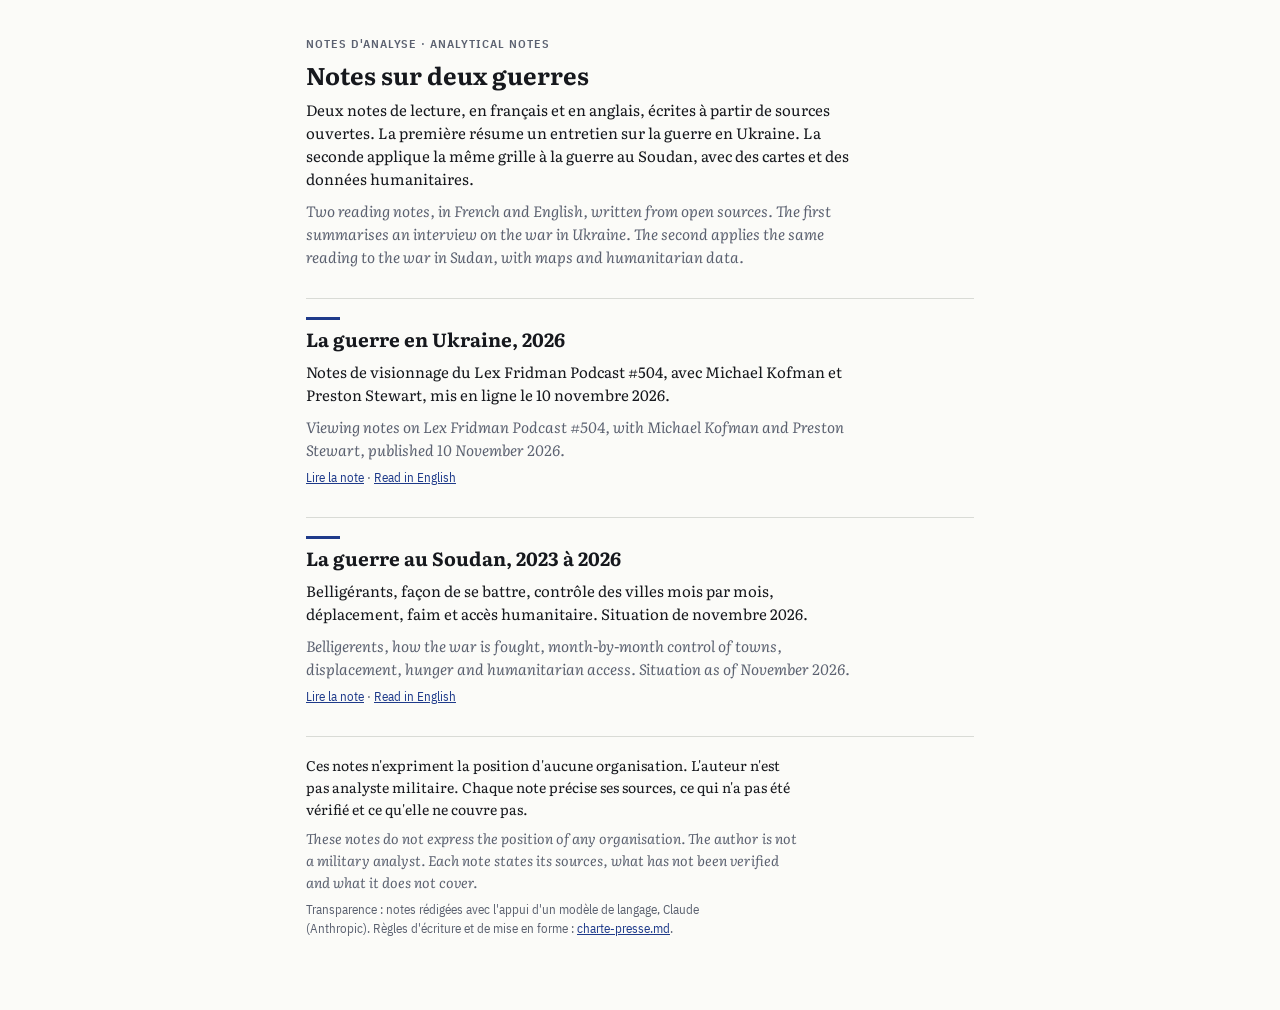
<file: index.html>
<!doctype html>
<html lang="fr">
<head>
<meta charset="utf-8">
<meta name="viewport" content="width=device-width,initial-scale=1,viewport-fit=cover">
<meta name="robots" content="noindex">
<title>Notes sur deux guerres</title>
<link rel="preconnect" href="https://fonts.googleapis.com">
<link rel="stylesheet" href="https://fonts.googleapis.com/css2?family=Literata:ital,opsz,wght@0,7..72,400;0,7..72,700;1,7..72,400&family=IBM+Plex+Sans+Condensed:wght@400;600&display=swap">
<style>
:root{--paper:#fbfbf8;--ink:#16181d;--muted:#5b6170;--rule:#d9dbd6;--accent:#1e3a8a;color-scheme:light}
*{box-sizing:border-box}
body{margin:0;background:var(--paper);color:var(--ink);font:400 15px/1.55 "Literata",Georgia,serif}
main{max-width:700px;margin:0 auto;padding:36px max(16px,env(safe-area-inset-right,0px)) 72px max(16px,env(safe-area-inset-left,0px));display:grid;gap:30px}
h1{font:700 24px/1.2 "Literata",Georgia,serif;margin:0}
h2{font:700 19px/1.25 "Literata",Georgia,serif;margin:0}
p{margin:0;max-width:62ch}
a{color:var(--accent)}
a:focus-visible{outline:2px solid var(--accent);outline-offset:2px}
.kick,.meta{font:400 13px/1.4 "IBM Plex Sans Condensed","Arial Narrow",sans-serif;color:var(--muted)}
.kick{font-weight:600;font-size:12px;letter-spacing:.08em;text-transform:uppercase}
header,.note,.warn{display:grid;gap:8px}
.note{border-top:1px solid var(--rule);padding-top:18px}
.note::before{content:"";width:34px;height:3px;background:var(--accent)}
.note h2 a{color:var(--ink);text-decoration:none}
.note h2 a:hover{text-decoration:underline}
.warn{border-top:1px solid var(--rule);padding-top:18px;font-size:14px}
.en{color:var(--muted);font-style:italic}
</style>
</head>
<body>
<main>
<header>
  <span class="kick">Notes d'analyse · Analytical notes</span>
  <h1>Notes sur deux guerres</h1>
  <p>Deux notes de lecture, en français et en anglais, écrites à partir de sources ouvertes. La première résume un entretien sur la guerre en Ukraine. La seconde applique la même grille à la guerre au Soudan, avec des cartes et des données humanitaires.</p>
  <p class="en">Two reading notes, in French and English, written from open sources. The first summarises an interview on the war in Ukraine. The second applies the same reading to the war in Sudan, with maps and humanitarian data.</p>
</header>

<section class="note">
  <h2><a href="ukraine/">La guerre en Ukraine, 2026</a></h2>
  <p>Notes de visionnage du Lex Fridman Podcast #504, avec Michael Kofman et Preston Stewart, mis en ligne le 10 novembre 2026.</p>
  <p class="en">Viewing notes on Lex Fridman Podcast #504, with Michael Kofman and Preston Stewart, published 10 November 2026.</p>
  <span class="meta"><a href="ukraine/">Lire la note</a> · <a href="ukraine/#en">Read in English</a></span>
</section>

<section class="note">
  <h2><a href="sudan/">La guerre au Soudan, 2023 à 2026</a></h2>
  <p>Belligérants, façon de se battre, contrôle des villes mois par mois, déplacement, faim et accès humanitaire. Situation de novembre 2026.</p>
  <p class="en">Belligerents, how the war is fought, month-by-month control of towns, displacement, hunger and humanitarian access. Situation as of November 2026.</p>
  <span class="meta"><a href="sudan/">Lire la note</a> · <a href="sudan/#en">Read in English</a></span>
</section>

<section class="warn">
  <p>Ces notes n'expriment la position d'aucune organisation. L'auteur n'est pas analyste militaire. Chaque note précise ses sources, ce qui n'a pas été vérifié et ce qu'elle ne couvre pas.</p>
  <p class="en">These notes do not express the position of any organisation. The author is not a military analyst. Each note states its sources, what has not been verified and what it does not cover.</p>
  <p class="meta">Transparence : notes rédigées avec l'appui d'un modèle de langage, Claude (Anthropic). Règles d'écriture et de mise en forme : <a href="charte-presse.md">charte-presse.md</a>.</p>
</section>
</main>
</body>
</html>
</file>
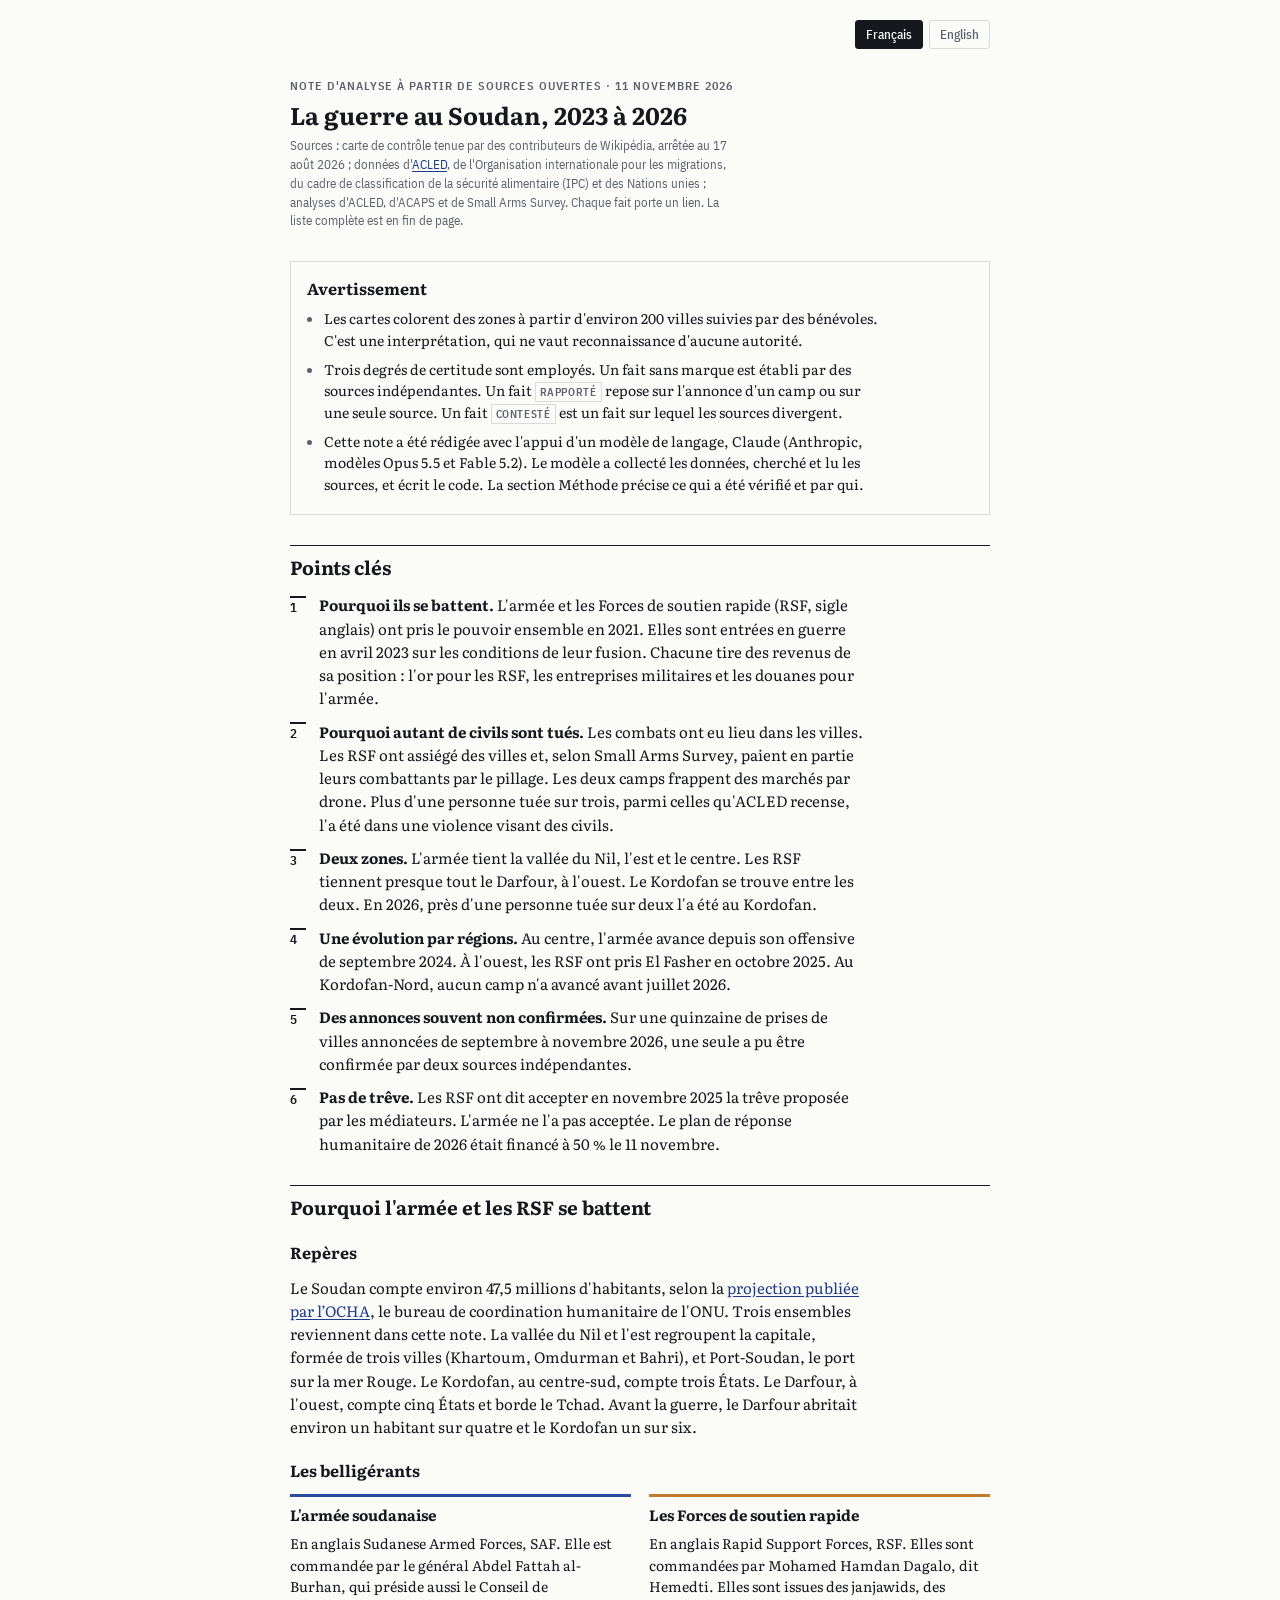
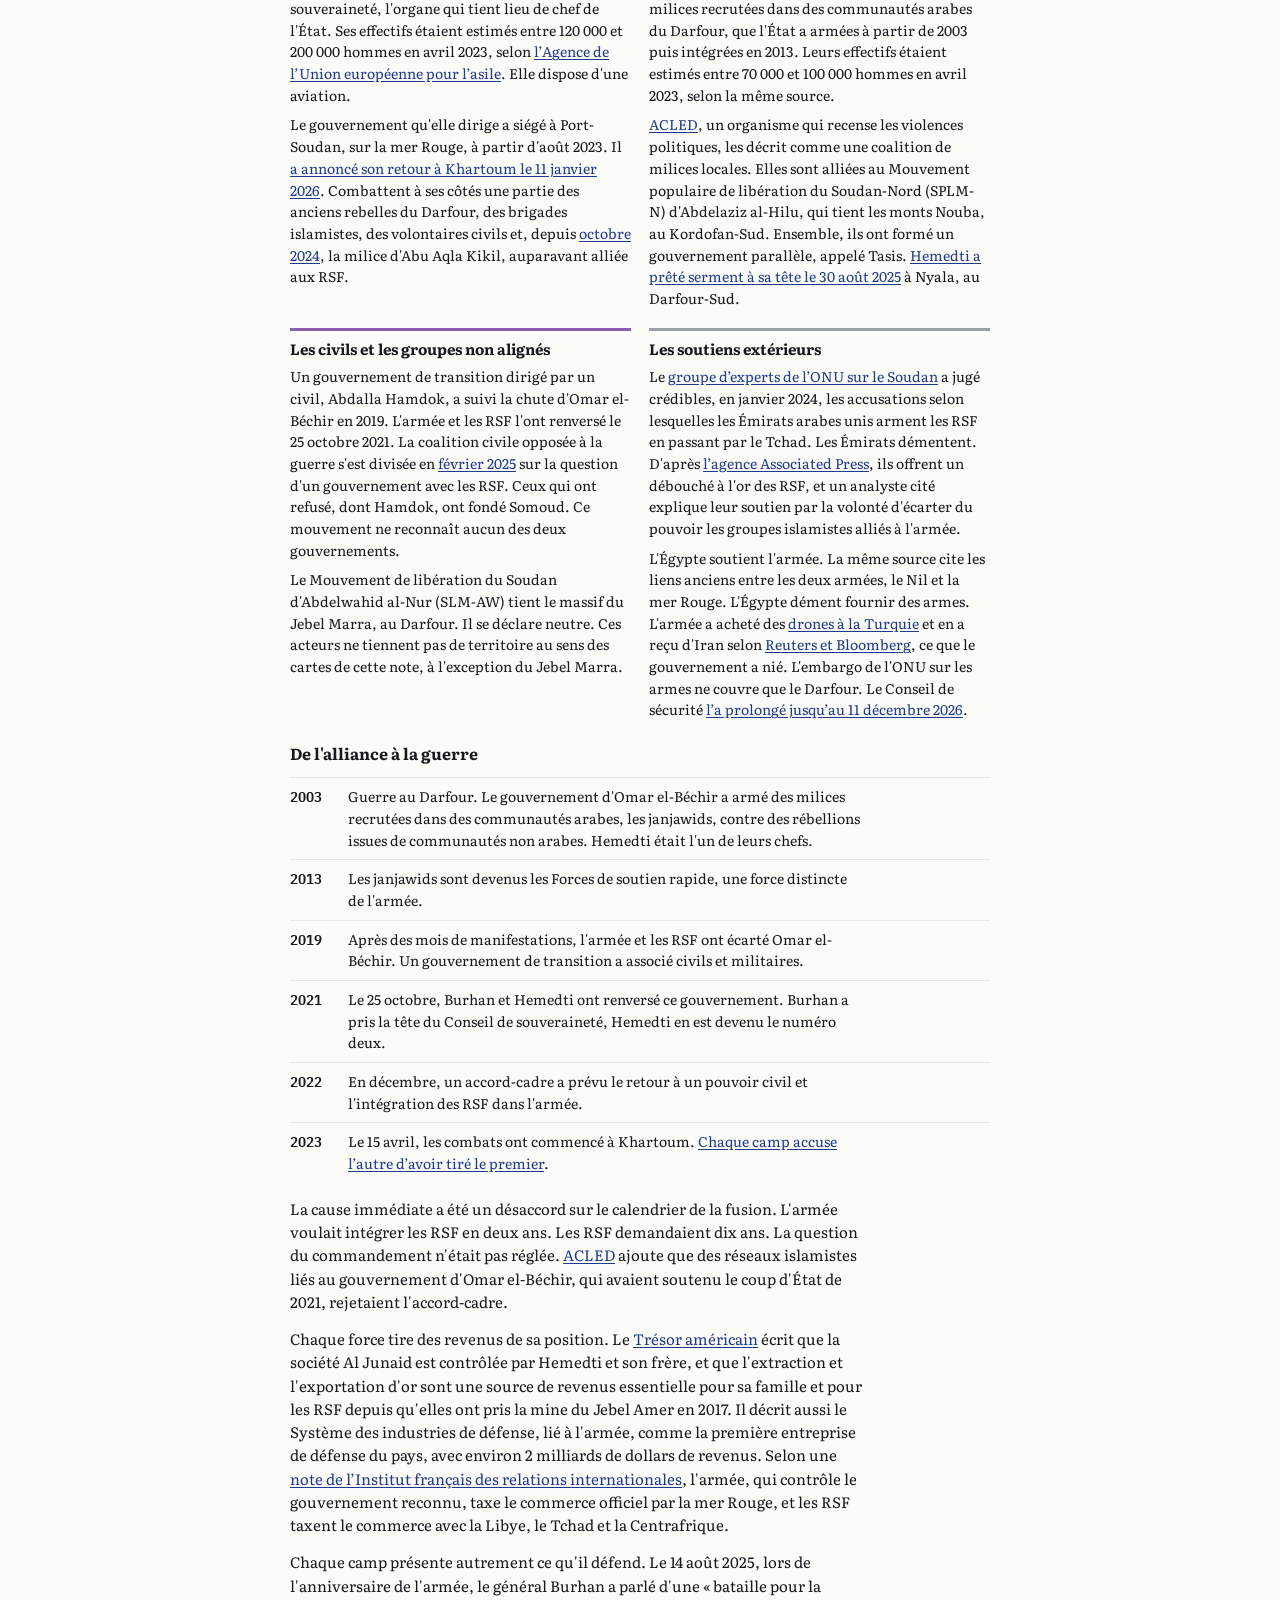
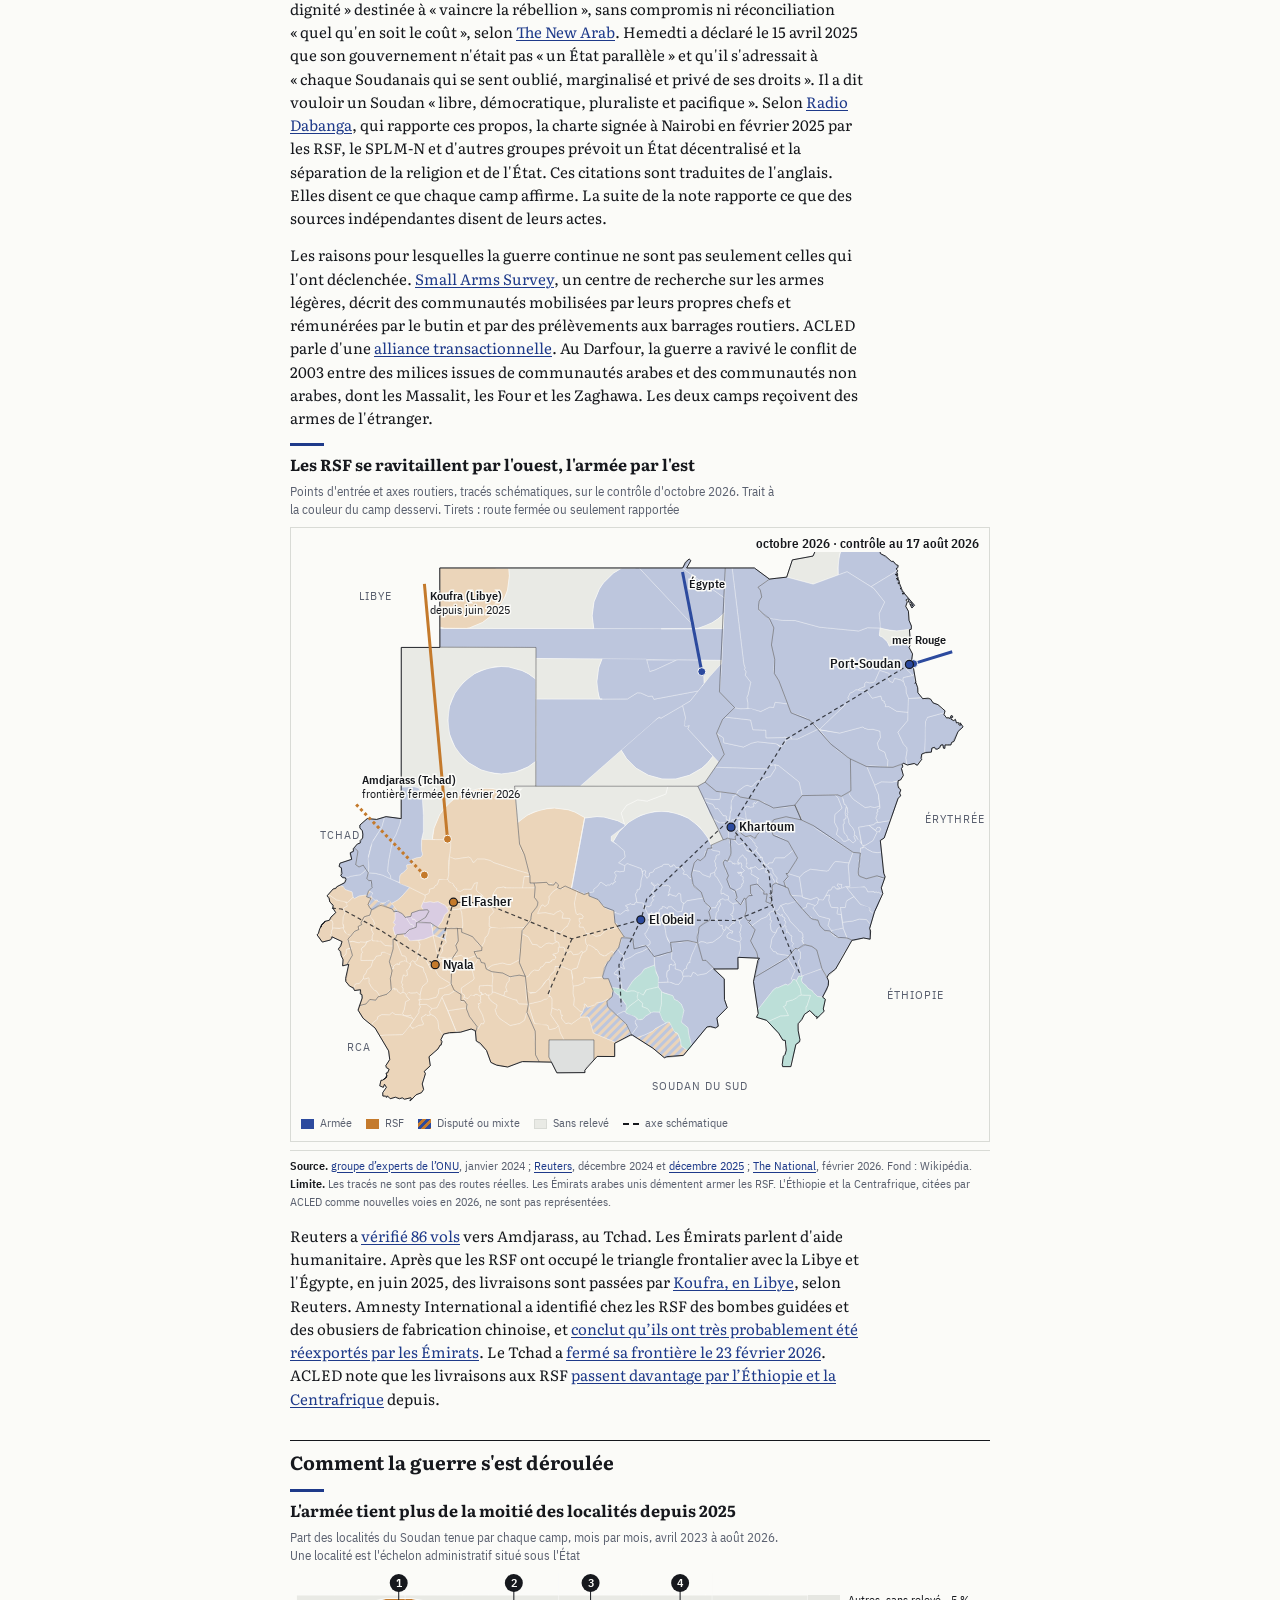
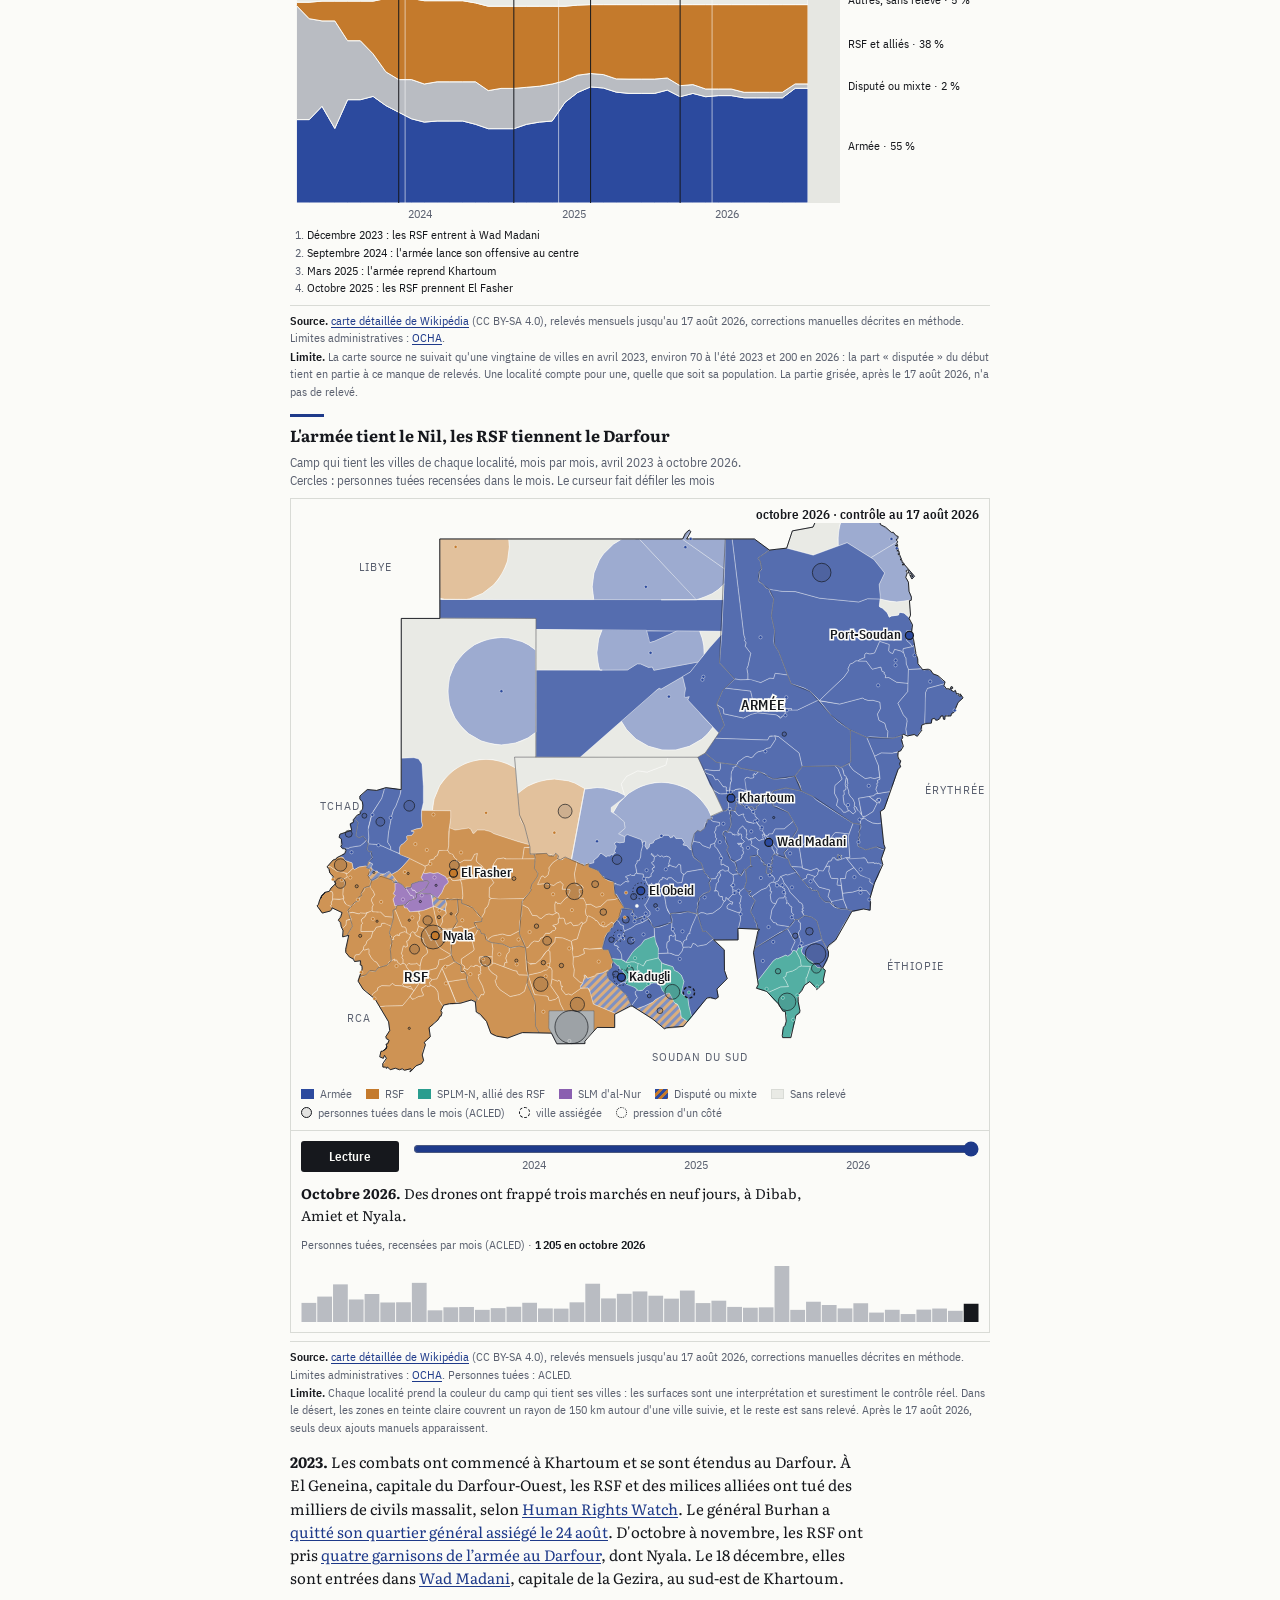
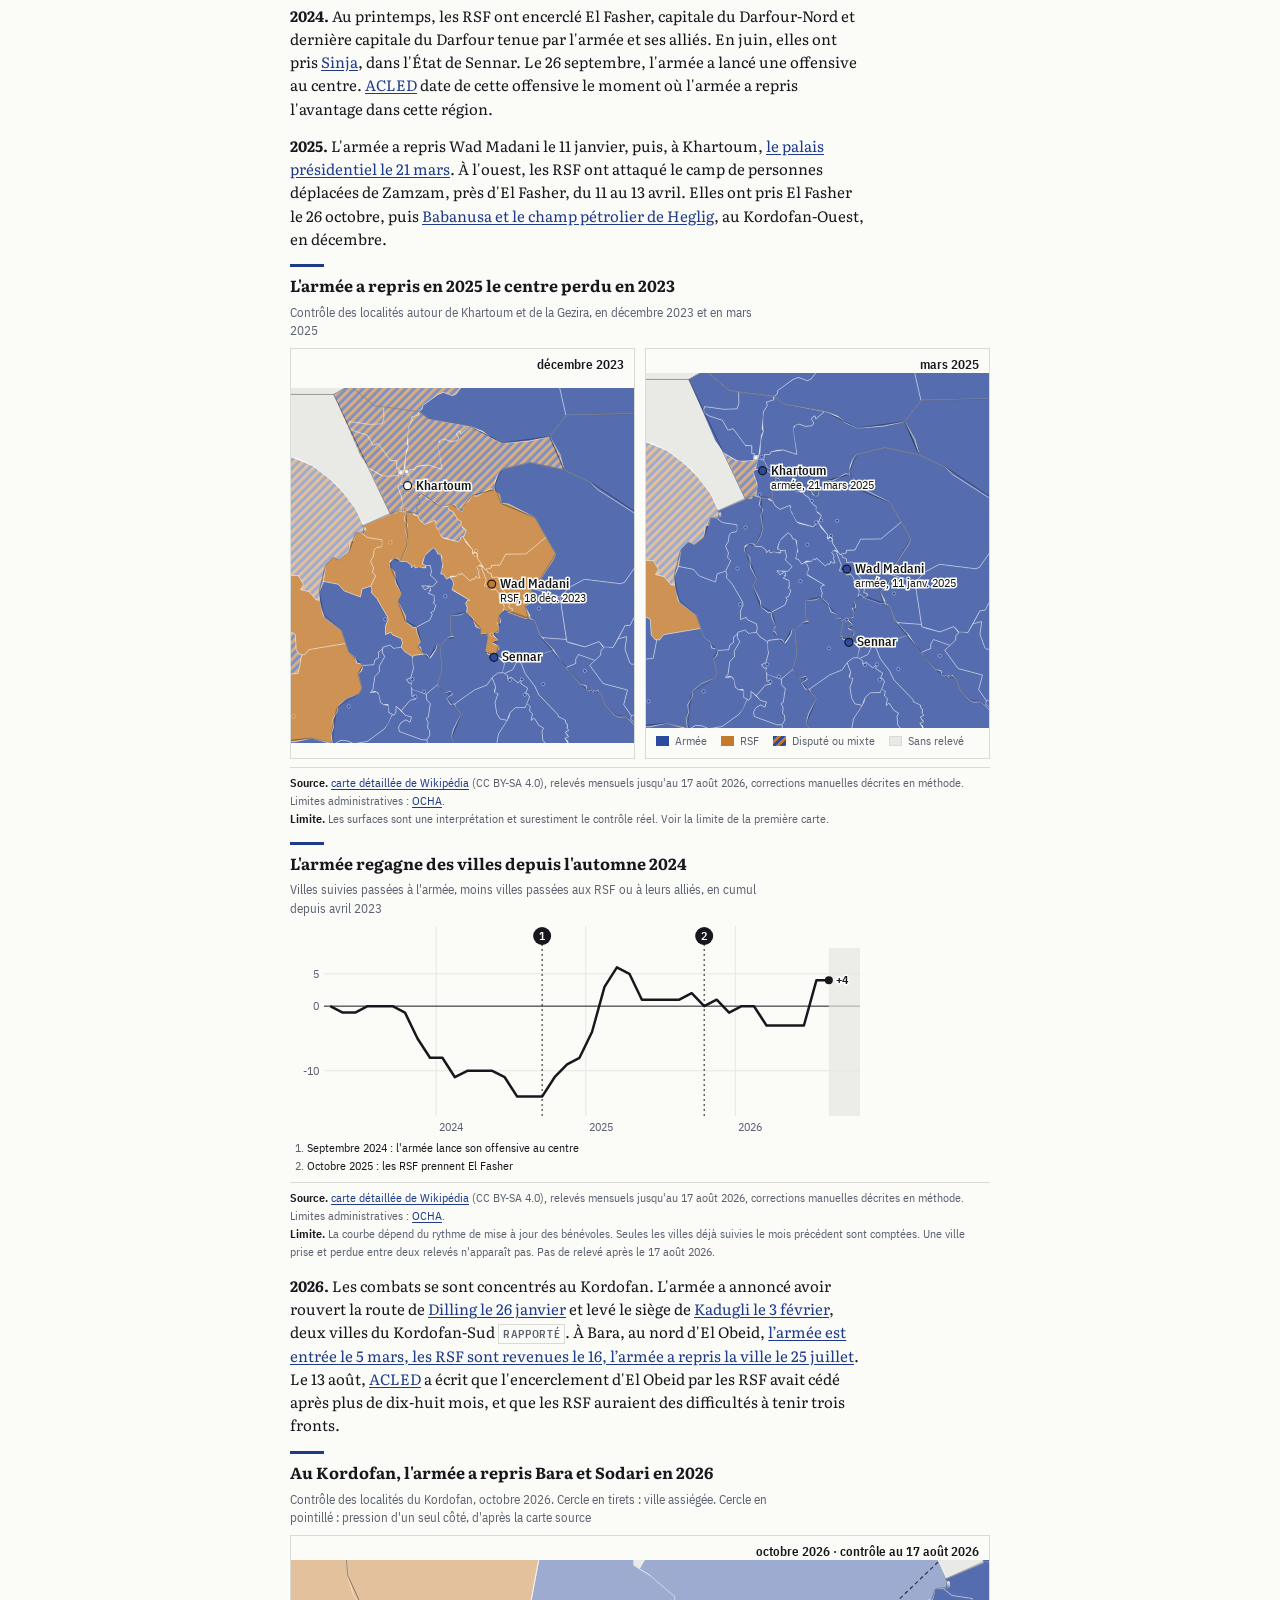
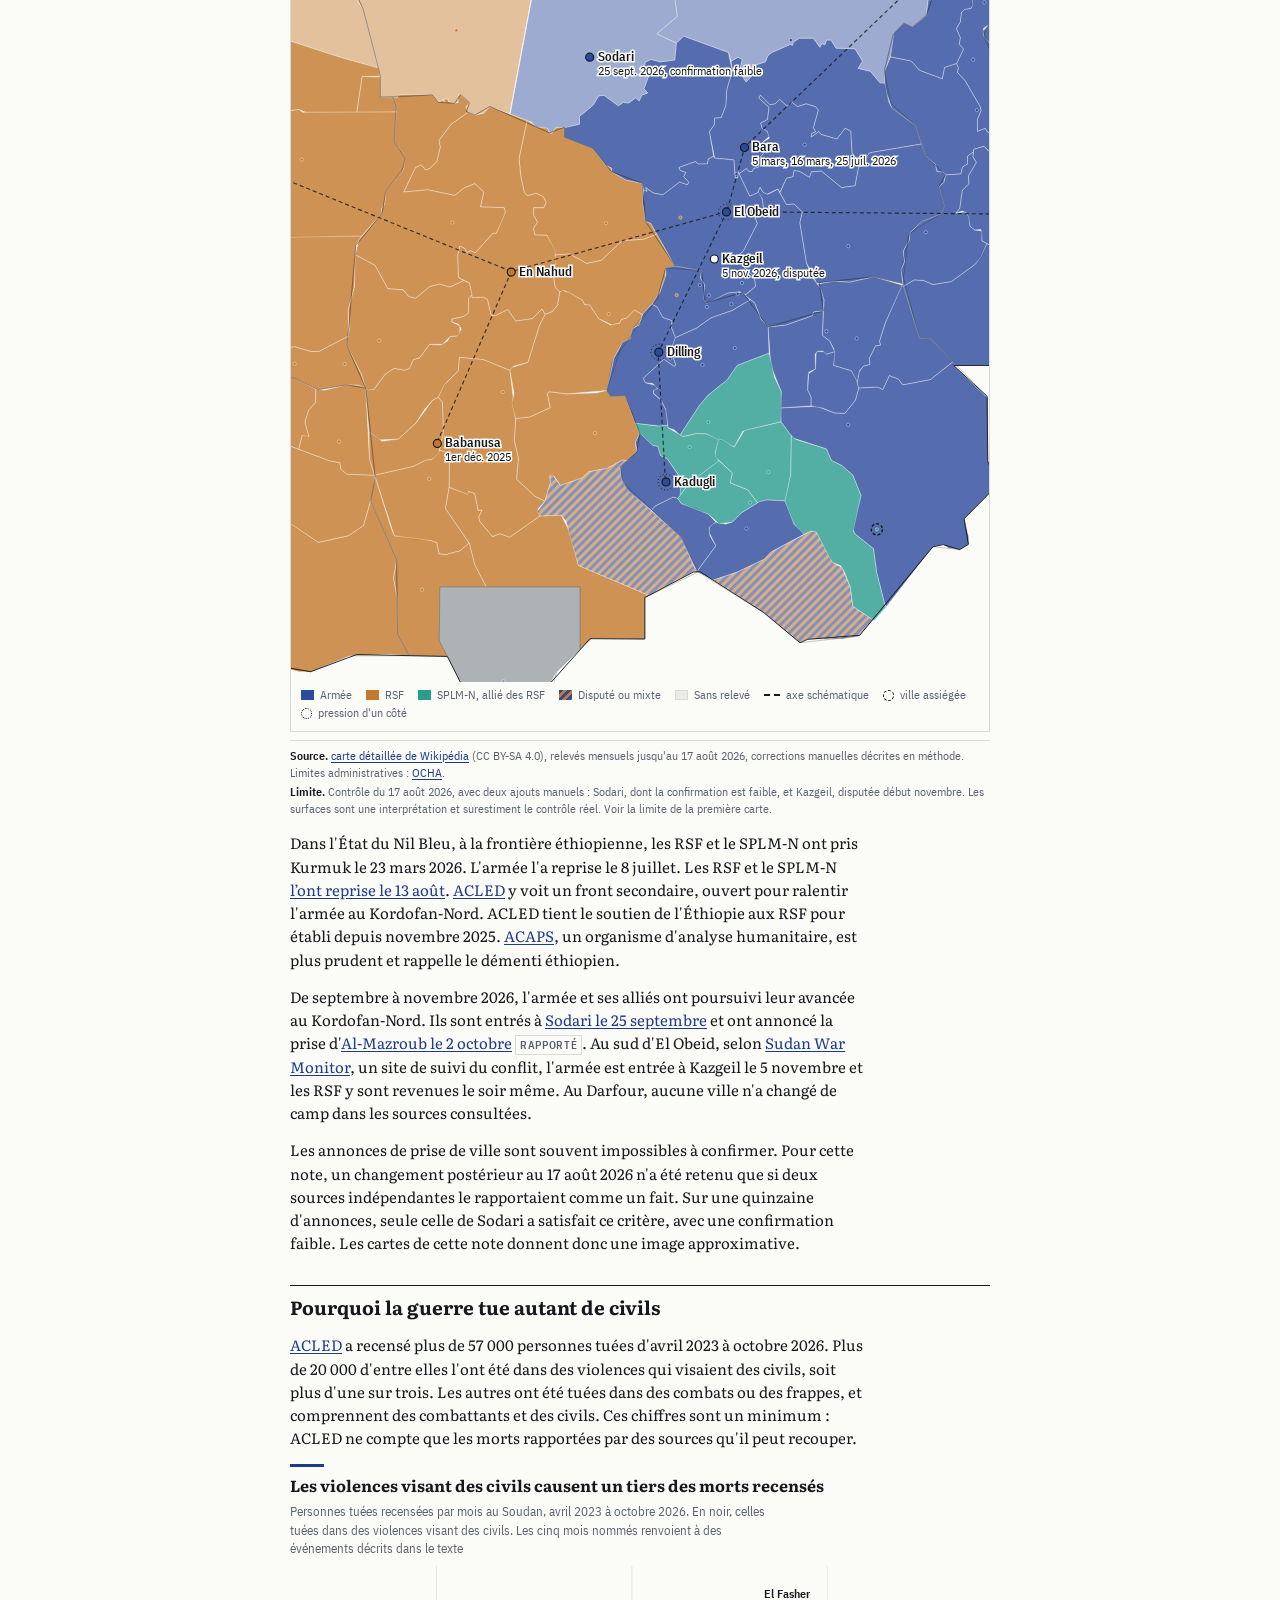
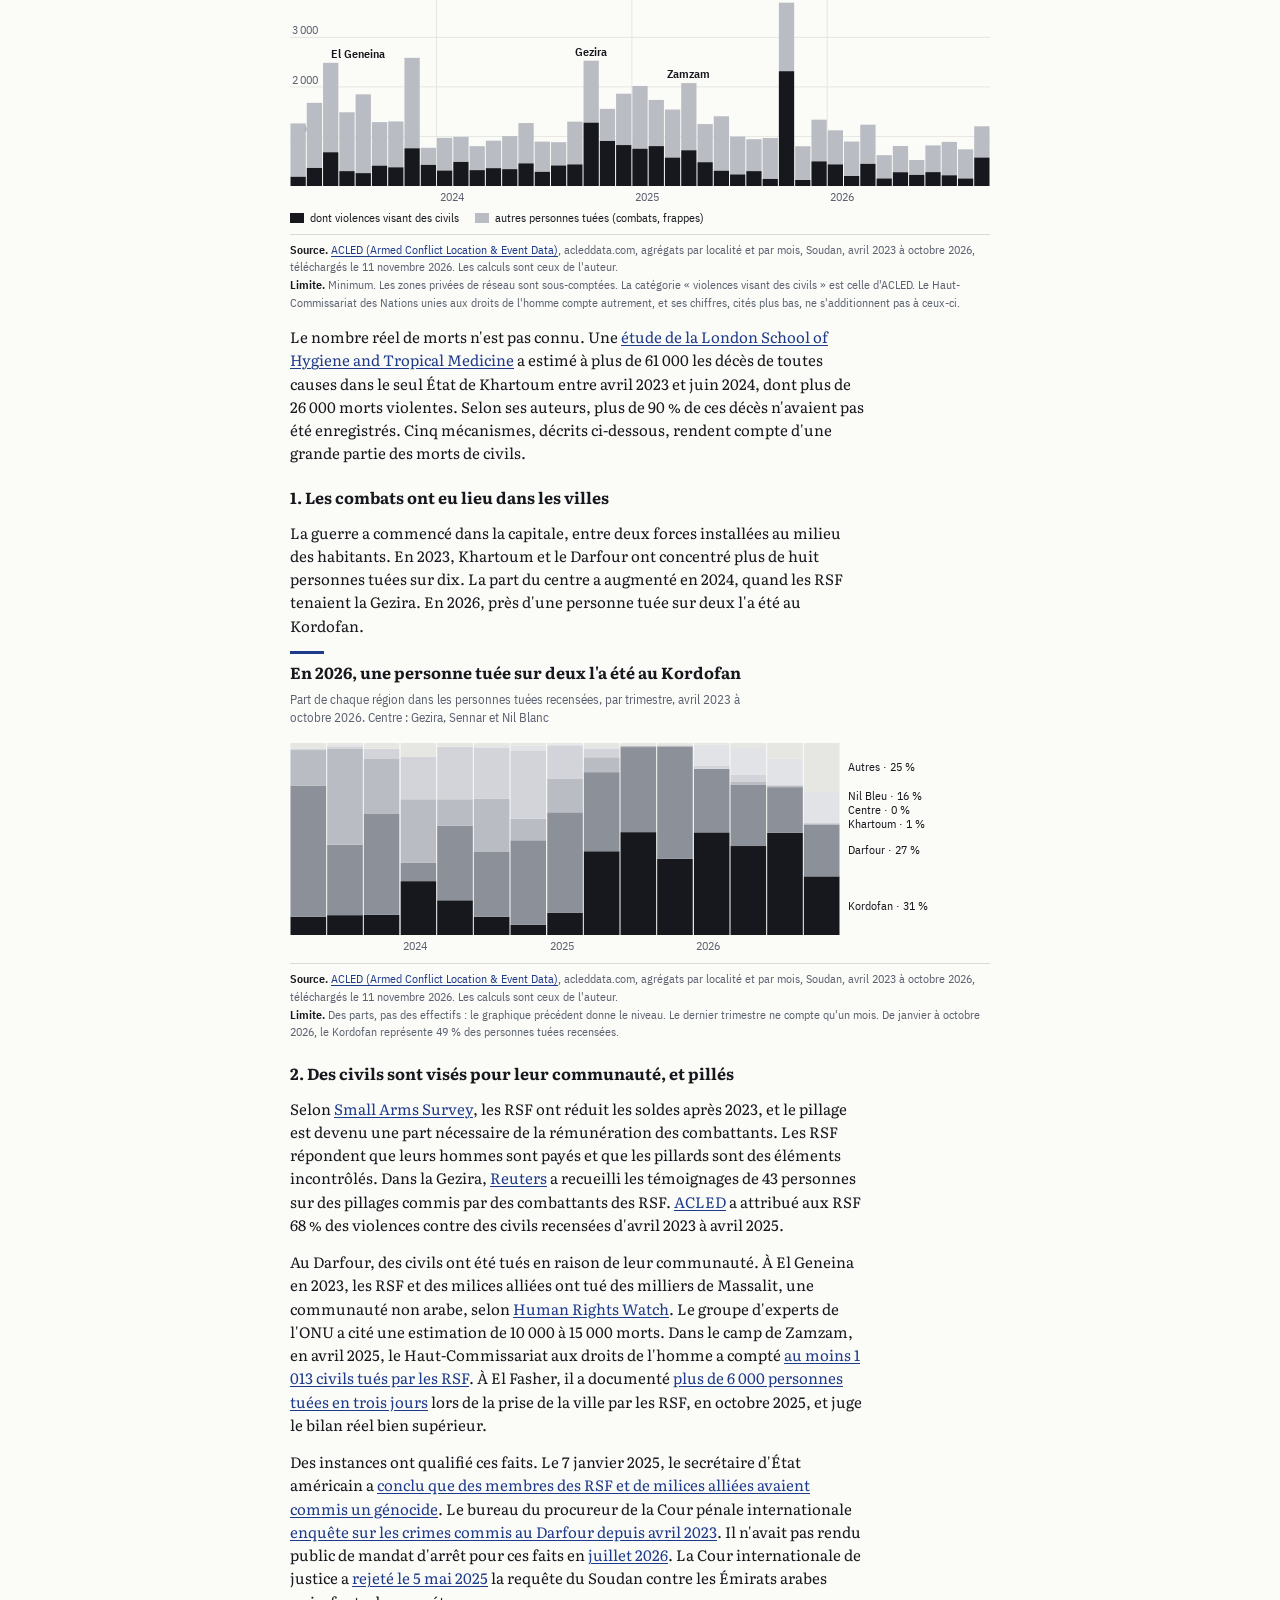
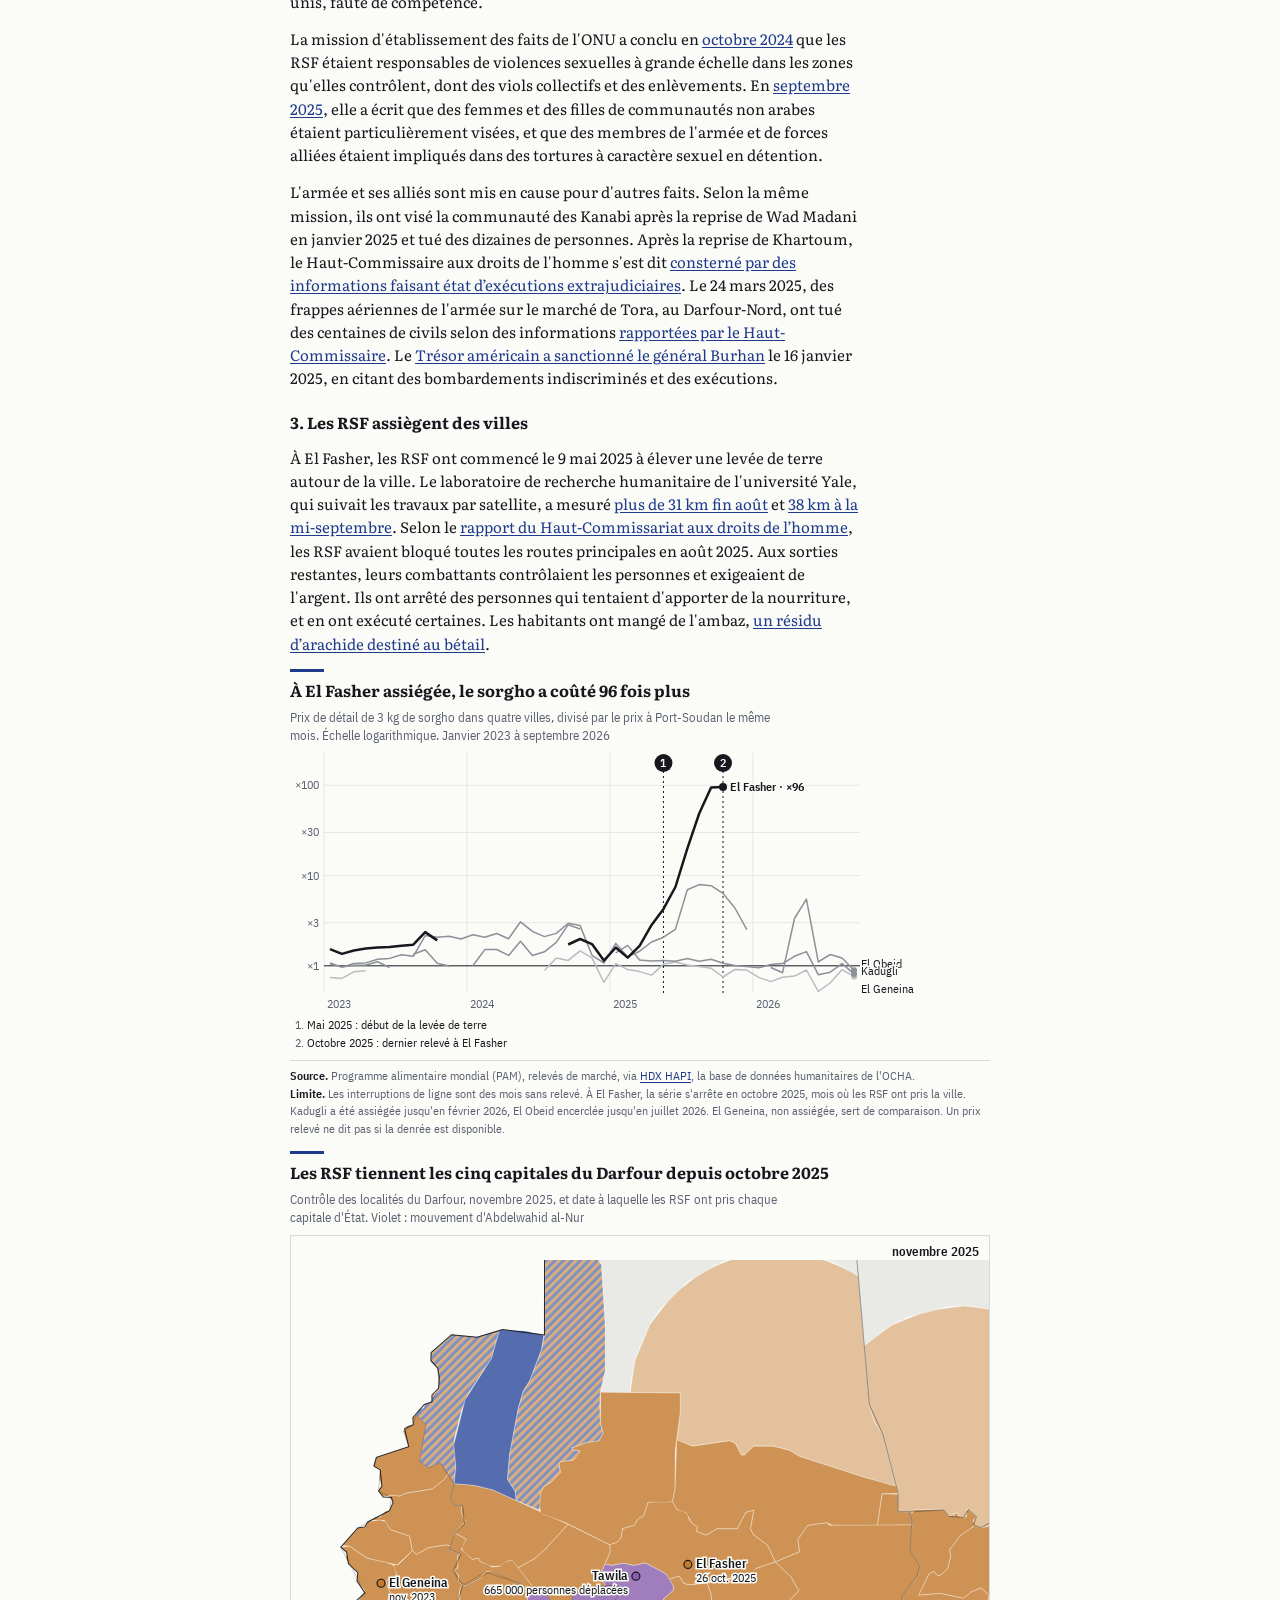
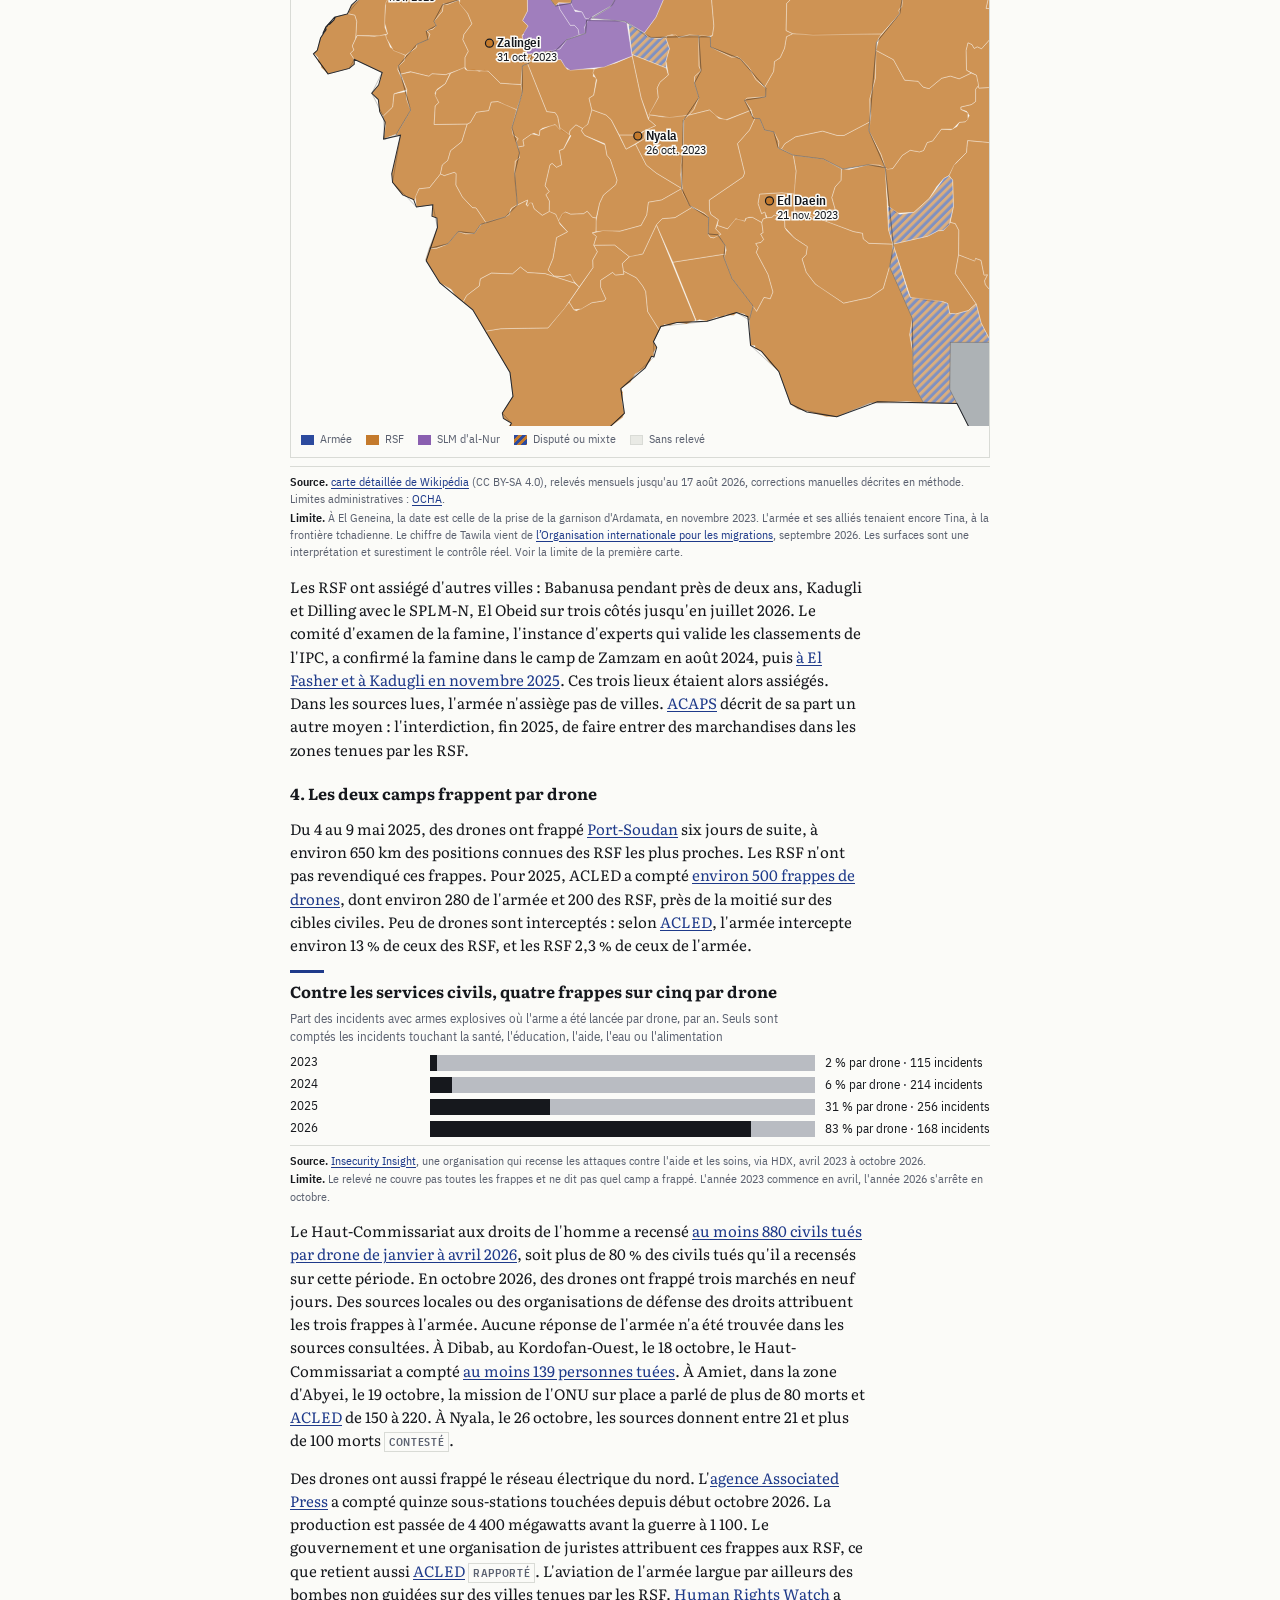
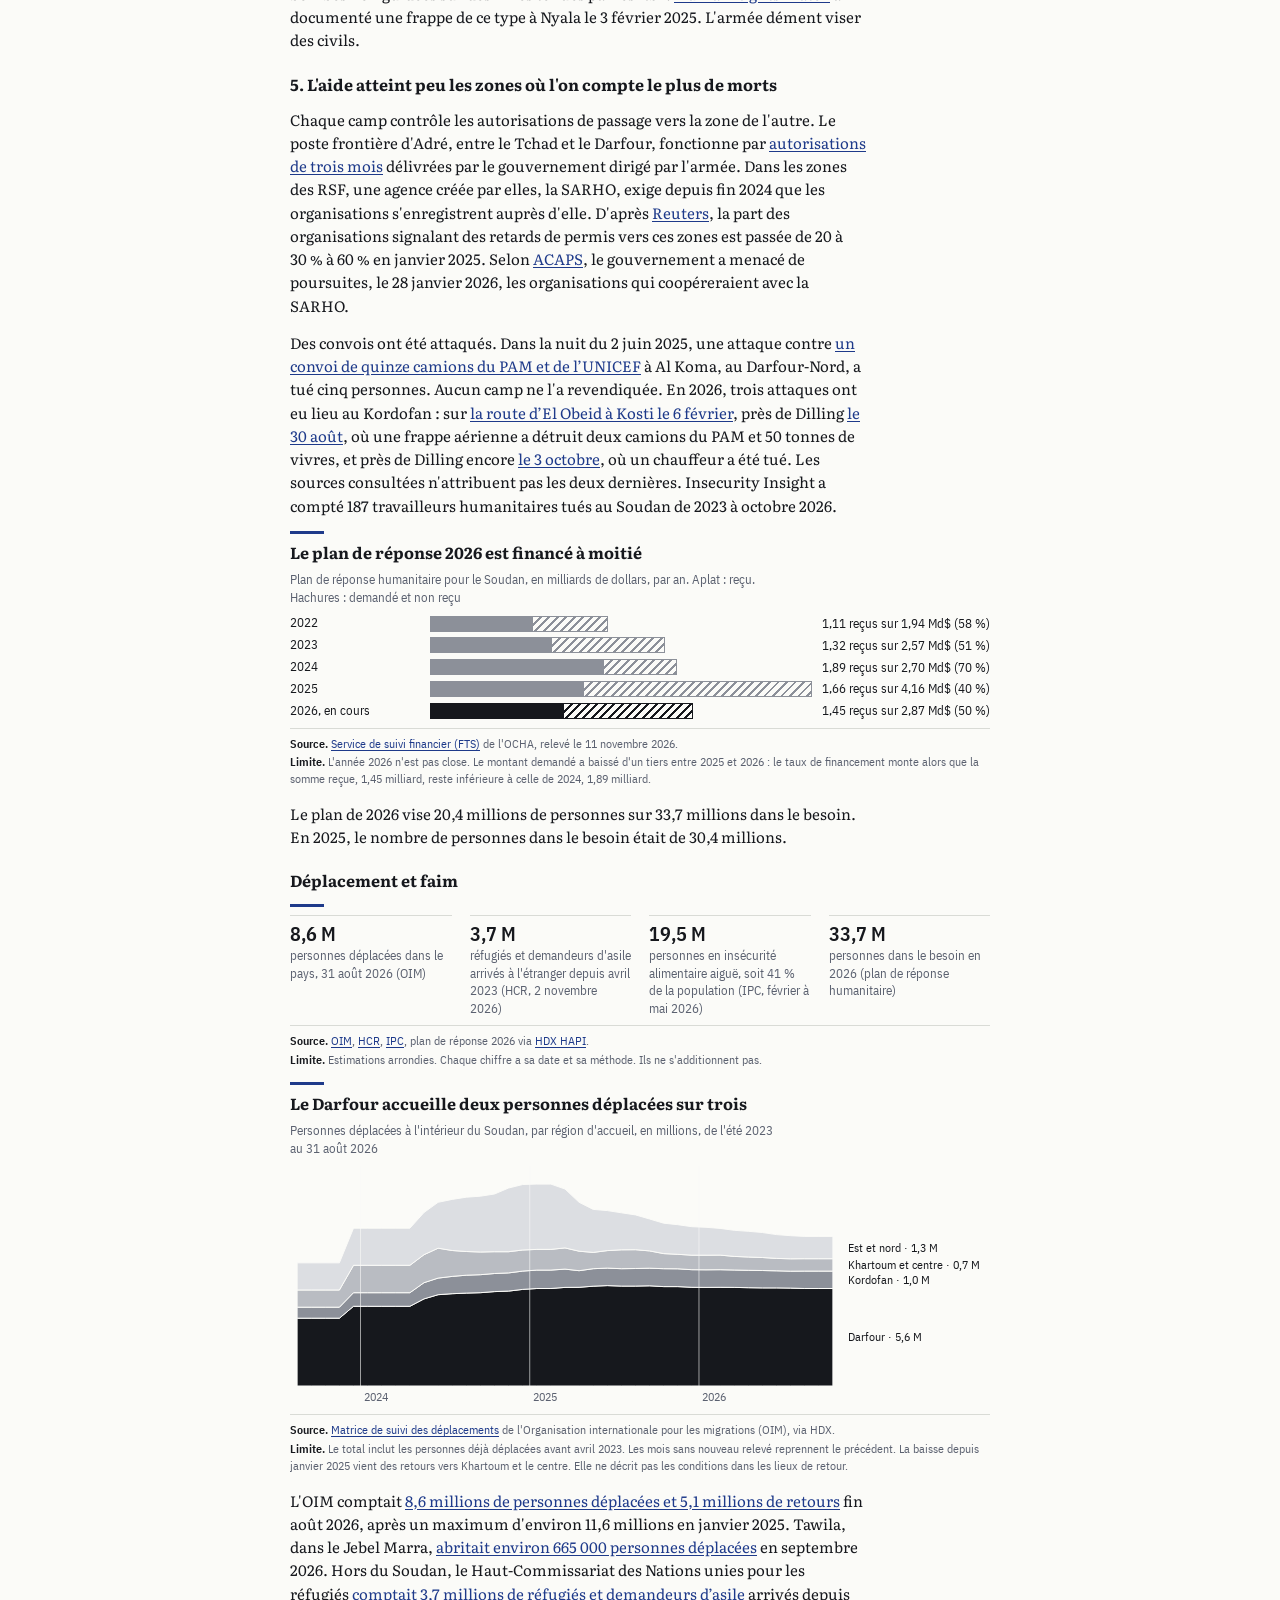
<file: sudan/index.html>
<!doctype html>
<html lang="fr">
<head>
<meta charset="utf-8">
<meta name="viewport" content="width=device-width,initial-scale=1,viewport-fit=cover">
<meta name="robots" content="noindex">
</head>
<body>
<title>Soudan, la guerre en cartes</title>
<meta name="claude:viewport-fit-sides" content="cover">
<meta name="description" content="La guerre au Soudan de 2023 à 2026 : pourquoi l’armée et les Forces de soutien rapide se battent, pourquoi tant de civils sont tués. Sources ouvertes. FR / EN.">
<link rel="preconnect" href="https://fonts.googleapis.com">
<link rel="stylesheet" href="https://fonts.googleapis.com/css2?family=Literata:ital,opsz,wght@0,7..72,400;0,7..72,700;1,7..72,400&family=IBM+Plex+Sans+Condensed:wght@400;500;600&display=swap">
<style>
/* Layout: habillage Presse, le même que la note Ukraine. Une colonne de 700 px, rien de centré. Chaque pièce suit le même gabarit : filet outremer, titre qui dit le constat, description, figure, cartel (source, limite). Thème clair unique, assumé. */
:root{--paper:#fbfbf8;--ink:#16181d;--muted:#5b6170;--rule:#d9dbd6;--grid:#e6e7e2;--accent:#1e3a8a;--empty:#e9eae5;
--saf:#2c4a9e;--rsf:#c47a2c;--spl:#2a9d8f;--slm:#8a5fb0;--oth:#9aa0a6;--none:#e9eae5;--idp:#b23a3a;
--f-title:"Literata",Georgia,serif;--f-text:"Literata",Georgia,serif;--f-data:"IBM Plex Sans Condensed","Arial Narrow",system-ui,sans-serif;color-scheme:light}
*{box-sizing:border-box}
body{margin:0;background:var(--paper);color:var(--ink);font:400 .9375rem/1.55 var(--f-text)}
.wrap{max-width:732px;margin:0 auto;padding-left:max(16px,env(safe-area-inset-left,0px));padding-right:max(16px,env(safe-area-inset-right,0px));padding-block:20px 64px;display:grid;gap:30px}
[data-l="fr"] .L.en,[data-l="en"] .L.fr{display:none}
.lang{display:flex;gap:6px;justify-content:flex-end}
.lang button{all:unset;cursor:pointer;font:500 .8125rem/1 var(--f-data);color:var(--muted);border:1px solid var(--rule);padding:7px 10px;border-radius:3px}
.lang button[aria-pressed="true"]{background:var(--ink);color:var(--paper);border-color:var(--ink)}
a{color:var(--accent);text-underline-offset:2px}
a:focus-visible,button:focus-visible,input:focus-visible{outline:2px solid var(--accent);outline-offset:2px}
h1,h2,h3{font-family:var(--f-title);font-weight:700;margin:0;text-wrap:balance}
h1{font-size:1.5rem;line-height:1.15}
h2,h3{font-size:1.1875rem;line-height:1.25}
p{margin:0;max-width:64ch}
.eyebrow{font:600 .75rem/1.2 var(--f-data);letter-spacing:.08em;text-transform:uppercase;color:var(--muted);display:block}
header{display:grid;gap:8px}
.src{font:400 .8125rem/1.45 var(--f-data);color:var(--muted)}
section{display:grid;gap:14px}
.chap{border-top:1px solid var(--ink);padding-top:10px}
.warn{border:1px solid var(--rule);padding:16px 16px 18px;gap:10px}
.warn h2{font-size:1rem}
ul,ol{margin:0;padding-left:1.1em;display:grid;gap:7px;max-width:64ch}
.warn li{font-size:.875rem}
li::marker{color:var(--muted)}
.tag{font:600 .6875rem/1 var(--f-data);letter-spacing:.06em;text-transform:uppercase;color:var(--muted);border:1px solid var(--rule);padding:2px 4px;white-space:nowrap}
.key{display:grid;gap:10px;counter-reset:k;padding:0;max-width:64ch}
.key li{list-style:none;position:relative;padding-left:1.9em}
.key li::before{counter-increment:k;content:counter(k);position:absolute;left:0;top:.2em;font:600 .8125rem/1.5 var(--f-data);color:var(--accent);border-top:2px solid var(--accent);width:1.2em}
/* belligérants */
.sides{display:grid;grid-template-columns:1fr 1fr;gap:18px}
@media (max-width:620px){.sides{grid-template-columns:1fr}}
.side{display:grid;gap:8px;align-content:start;border-top:3px solid var(--oth);padding-top:8px}
.side.s-saf{border-top-color:var(--saf)}.side.s-rsf{border-top-color:var(--rsf)}.side.s-slm{border-top-color:var(--slm)}
.side h3{font-size:1rem}.side p{font-size:.875rem}
/* frise */
.tl{display:grid}
.tl-y{display:grid;grid-template-columns:48px minmax(0,1fr);gap:10px;border-top:1px solid var(--grid);padding-block:8px}
.tl-y>b{font:600 .9375rem/1.4 var(--f-data);font-variant-numeric:tabular-nums}
.tl-y p{font-size:.875rem}
/* pièce */
figure,.piece{margin:0;display:grid;gap:8px;min-width:0}
figure::before,.piece::before{content:"";width:34px;height:3px;background:var(--accent)}
.pt{font:700 1rem/1.3 var(--f-title);max-width:36em}
.sub{font:400 .8125rem/1.4 var(--f-data);color:var(--muted);max-width:70ch}
.cartel{font:400 .75rem/1.45 var(--f-data);color:var(--muted);border-top:1px solid var(--rule);padding-top:6px;display:grid;gap:1px;max-width:none}
[data-l="fr"] .cartel.en,[data-l="en"] .cartel.fr{display:none}
.cartel b{color:var(--ink);font-weight:600}
/* carte */
.map{display:grid;gap:0;border:1px solid var(--rule)}
.map-h{padding:8px 10px 0;display:flex;justify-content:flex-end}
.map-d{font:600 .8125rem/1.2 var(--f-data);color:var(--ink)}
.map svg{width:100%;height:auto;display:block}
svg text{font-family:var(--f-data)}
.map-l{padding:6px 10px 10px;display:flex;flex-wrap:wrap;gap:4px 14px;font:400 .75rem/1.2 var(--f-data);color:var(--muted)}
.map-l span{display:inline-flex;align-items:center;gap:6px}
.sw{width:13px;height:10px;display:block}
.sw.x{background:repeating-linear-gradient(135deg,var(--saf) 0 3px,var(--rsf) 3px 6px)}
.sw.c{border-radius:50%;width:11px;height:11px}
.player{padding:10px;display:grid;gap:10px;border-top:1px solid var(--rule)}
.ctl{display:flex;flex-wrap:wrap;gap:10px 14px;align-items:center}
.ctl button{all:unset;cursor:pointer;font:600 .8125rem/1 var(--f-data);color:var(--paper);background:var(--ink);padding:9px 14px;border-radius:3px;min-width:70px;text-align:center}
.ctl input[type=range]{flex:1 1 200px;min-width:0;accent-color:var(--accent)}
.ctl label{font:400 .8125rem/1 var(--f-data);color:var(--muted);display:inline-flex;gap:6px;align-items:center;cursor:pointer}
.ev{font-size:.875rem;min-height:3.2em}
.ev b{font-weight:700}
.mini{display:grid;grid-template-columns:1fr 1fr;gap:14px}
@media (max-width:620px){.mini{grid-template-columns:1fr}}
.mini>div{display:grid;gap:4px;min-width:0}
.mini span{font:400 .75rem/1.2 var(--f-data);color:var(--muted)}
.mini b{color:var(--ink);font-weight:600}
.mini svg{height:56px;width:100%}
/* barres */
.hb{display:grid;grid-template-columns:minmax(80px,130px) minmax(0,1fr) auto;gap:5px 10px;align-items:center;font:400 .8125rem/1.3 var(--f-data)}
.hb i{display:block;height:16px;min-width:2px}
.hb b{font:400 .8125rem/1.2 var(--f-data);color:var(--ink);white-space:nowrap;font-variant-numeric:tabular-nums}
@media (max-width:520px){.hb{grid-template-columns:minmax(0,1fr) auto}.hb>span:nth-child(3n+1){grid-column:1/-1;font-weight:600;margin-top:4px}}
.hatch{background:repeating-linear-gradient(135deg,var(--ink) 0 2px,transparent 2px 6px);outline:1px solid var(--ink);outline-offset:-1px}
.rows{display:grid;gap:6px}
.rows>div{display:grid;grid-template-columns:minmax(80px,120px) minmax(0,1fr);gap:10px;align-items:end;font:600 .8125rem/1.3 var(--f-data);border-top:1px solid var(--grid);padding-top:6px}
.rows svg{width:100%;height:46px;display:block}
.rows small{display:block;font:400 .75rem/1.25 var(--f-data);color:var(--muted)}
.axis{position:relative;height:14px;font:400 .75rem/1 var(--f-data);color:var(--muted);margin-top:4px}
.axis span{position:absolute}
.rows+.axis{margin-left:calc(min(120px,max(80px,20%)) + 10px)}
/* tableau */
.tw{overflow-x:auto;border-block:1px solid var(--rule)}
table{border-collapse:collapse;width:100%;min-width:640px;font:400 .8125rem/1.3 var(--f-data);font-variant-numeric:tabular-nums}
th,td{text-align:left;padding:6px 8px;border-bottom:1px solid var(--grid);vertical-align:middle}
th{font:600 .75rem/1.2 var(--f-data);color:var(--muted)}
td.n{text-align:right}
.cb{display:flex;height:12px;width:100px;border:1px solid var(--rule)}
.cb i{display:block;height:100%}
.pc{display:inline-block;height:10px;background:var(--idp);vertical-align:middle;margin-right:6px}
/* chiffres */
.nums{display:grid;grid-template-columns:repeat(auto-fit,minmax(150px,1fr));gap:10px 18px}
.nums div{display:grid;gap:2px;align-content:start;border-top:1px solid var(--rule);padding-top:6px}
.nums b{font:600 1.25rem/1.15 var(--f-data);font-variant-numeric:tabular-nums}
.nums span{font:400 .8125rem/1.35 var(--f-data);color:var(--muted)}
.meth li{font-size:.875rem}
.small{font-size:.8125rem;gap:6px;max-width:none}
code{font:400 .85em ui-monospace,Menlo,Consolas,monospace;color:var(--muted)}
footer{display:grid;gap:6px;border-top:1px solid var(--ink);padding-top:10px;font:400 .75rem/1.45 var(--f-data);color:var(--muted)}
footer p{max-width:none}
.lede{font:400 1.0625rem/1.5 var(--f-text);max-width:60ch}
h3{font-size:1rem;margin-top:8px}
h4{font:700 .9375rem/1.3 var(--f-title);margin:0}
.pair{display:grid;grid-template-columns:1fr 1fr;gap:10px}
@media (max-width:620px){.pair{grid-template-columns:1fr}}
.chartbox{min-width:0}
.chartbox svg{display:block;max-width:100%;height:auto}
.legend{display:flex;flex-wrap:wrap;gap:4px 16px;font:400 .75rem/1.3 var(--f-data);color:var(--ink);margin-top:4px}
.legend span{display:inline-flex;align-items:center;gap:6px}
.legend i{width:14px;height:10px;display:block;flex:none}
.annl{font:400 .75rem/1.4 var(--f-data);color:var(--ink);padding-left:1.4em;gap:1px;margin-top:4px;max-width:none}
.bar100{display:flex;height:16px;width:100%}
.sl{flex:1 1 220px;min-width:0;display:grid;gap:2px}
.sl input{width:100%;margin:0}
.sl-t{position:relative;height:14px;font:400 .75rem/1 var(--f-data);color:var(--muted)}
.sl-t span{position:absolute;transform:translateX(-50%)}
.mini{grid-template-columns:1fr!important}
details summary{cursor:pointer;font:500 .8125rem/1.4 var(--f-data);color:var(--accent)}
details[open] summary{margin-bottom:8px}
.key li::before{color:var(--ink);border-top-color:var(--ink)}

</style>
<div class="wrap" id="root" data-l="fr">
<nav class="lang" aria-label="Langue / Language"><button type="button" id="b-fr" aria-pressed="true">Français</button><button type="button" id="b-en" aria-pressed="false">English</button></nav>
<header><span class="L fr eyebrow" lang="fr">Note d'analyse à partir de sources ouvertes · 11 novembre 2026</span><span class="L en eyebrow" lang="en">Analytical note from open sources · 11 November 2026</span><h1 class="L fr" lang="fr">La guerre au Soudan, 2023 à 2026</h1><h1 class="L en" lang="en">The war in Sudan, 2023 to 2026</h1><p class="L fr src" lang="fr">Sources : carte de contrôle tenue par des contributeurs de Wikipédia, arrêtée au 17 août 2026 ; données d'<a href="https://data.humdata.org/dataset/sudan-acled-conflict-data">ACLED</a>, de l'Organisation internationale pour les migrations, du cadre de classification de la sécurité alimentaire (IPC) et des Nations unies ; analyses d'ACLED, d'ACAPS et de Small Arms Survey. Chaque fait porte un lien. La liste complète est en fin de page.</p><p class="L en src" lang="en">Sources: a control map kept by Wikipedia contributors, last updated on 17 August 2026; data from <a href="https://data.humdata.org/dataset/sudan-acled-conflict-data">ACLED</a>, the International Organization for Migration, the Integrated Food Security Phase Classification (IPC) and the United Nations; analysis by ACLED, ACAPS and Small Arms Survey. Each fact carries a link. The full list is at the bottom of the page.</p></header>
<section class="warn"><h2 class="L fr" lang="fr">Avertissement</h2><h2 class="L en" lang="en">Disclaimer</h2><ul><li class="L fr" lang="fr">Les cartes colorent des zones à partir d'environ 200 villes suivies par des bénévoles. C'est une interprétation, qui ne vaut reconnaissance d'aucune autorité.</li><li class="L en" lang="en">The maps colour areas on the basis of about 200 towns tracked by volunteers. This is an interpretation and does not imply recognition of any authority.</li><li class="L fr" lang="fr">Trois degrés de certitude sont employés. Un fait sans marque est établi par des sources indépendantes. Un fait <span class='tag'>rapporté</span> repose sur l'annonce d'un camp ou sur une seule source. Un fait <span class='tag'>contesté</span> est un fait sur lequel les sources divergent.</li><li class="L en" lang="en">Three degrees of certainty are used. A fact with no mark is established by independent sources. A <span class='tag'>reported</span> fact rests on one side's announcement or on a single source. A <span class='tag'>contested</span> fact is one on which sources disagree.</li><li class="L fr" lang="fr">Cette note a été rédigée avec l'appui d'un modèle de langage, Claude (Anthropic, modèles Opus 5.5 et Fable 5.2). Le modèle a collecté les données, cherché et lu les sources, et écrit le code. La section Méthode précise ce qui a été vérifié et par qui.</li><li class="L en" lang="en">This note was written with the support of a large language model, Claude (Anthropic, Opus 5.5 and Fable 5.2 models). The model collected the data, searched for and read the sources, and wrote the code. The Method section states what was checked and by whom.</li></ul></section>
<section><div class="chap"><h2 class="L fr" lang="fr">Points clés</h2><h2 class="L en" lang="en">Key points</h2></div><ol class="key"><li class="L fr" lang="fr"><b>Pourquoi ils se battent.</b> L'armée et les Forces de soutien rapide (RSF, sigle anglais) ont pris le pouvoir ensemble en 2021. Elles sont entrées en guerre en avril 2023 sur les conditions de leur fusion. Chacune tire des revenus de sa position : l'or pour les RSF, les entreprises militaires et les douanes pour l'armée.</li><li class="L en" lang="en"><b>Why they fight.</b> The army and the Rapid Support Forces (RSF) took power together in 2021. They went to war in April 2023 over the terms of their merger. Each draws income from its position: gold for the RSF, military companies and customs for the army.</li><li class="L fr" lang="fr"><b>Pourquoi autant de civils sont tués.</b> Les combats ont eu lieu dans les villes. Les RSF ont assiégé des villes et, selon Small Arms Survey, paient en partie leurs combattants par le pillage. Les deux camps frappent des marchés par drone. Plus d'une personne tuée sur trois, parmi celles qu'ACLED recense, l'a été dans une violence visant des civils.</li><li class="L en" lang="en"><b>Why so many civilians are killed.</b> The fighting took place in towns. The RSF besieged towns and, according to Small Arms Survey, pays its fighters partly through looting. Both sides strike markets with drones. More than one in three of the deaths ACLED records came from violence targeting civilians.</li><li class="L fr" lang="fr"><b>Deux zones.</b> L'armée tient la vallée du Nil, l'est et le centre. Les RSF tiennent presque tout le Darfour, à l'ouest. Le Kordofan se trouve entre les deux. En 2026, près d'une personne tuée sur deux l'a été au Kordofan.</li><li class="L en" lang="en"><b>Two zones.</b> The army holds the Nile valley, the east and the centre. The RSF holds almost all of Darfur, in the west. Kordofan lies between them. In 2026 nearly one in two of the people killed were killed in Kordofan.</li><li class="L fr" lang="fr"><b>Une évolution par régions.</b> Au centre, l'armée avance depuis son offensive de septembre 2024. À l'ouest, les RSF ont pris El Fasher en octobre 2025. Au Kordofan-Nord, aucun camp n'a avancé avant juillet 2026.</li><li class="L en" lang="en"><b>A course that differs by region.</b> In the centre the army has advanced since its offensive of September 2024. In the west the RSF took El Fasher in October 2025. In North Kordofan neither side advanced before July 2026.</li><li class="L fr" lang="fr"><b>Des annonces souvent non confirmées.</b> Sur une quinzaine de prises de villes annoncées de septembre à novembre 2026, une seule a pu être confirmée par deux sources indépendantes.</li><li class="L en" lang="en"><b>Announcements often unconfirmed.</b> Of some fifteen captures of towns announced between September and November 2026, only one could be confirmed by two independent sources.</li><li class="L fr" lang="fr"><b>Pas de trêve.</b> Les RSF ont dit accepter en novembre 2025 la trêve proposée par les médiateurs. L'armée ne l'a pas acceptée. Le plan de réponse humanitaire de 2026 était financé à 50&nbsp;% le 11 novembre.</li><li class="L en" lang="en"><b>No truce.</b> In November 2025 the RSF said it accepted the truce proposed by the mediators. The army has not accepted it. The 2026 humanitarian response plan was 50% funded on 11 November.</li></ol></section>
<section><div class="chap"><h2 class="L fr" lang="fr">Pourquoi l'armée et les RSF se battent</h2><h2 class="L en" lang="en">Why the army and the RSF are fighting</h2></div>
<h3 class="L fr" lang="fr">Repères</h3><h3 class="L en" lang="en">Bearings</h3>
<p class="L fr" lang="fr">Le Soudan compte environ 47,5 millions d'habitants, selon la <a href="https://data.humdata.org/dataset/cod-ps-sdn">projection publiée par l’OCHA</a>, le bureau de coordination humanitaire de l'ONU. Trois ensembles reviennent dans cette note. La vallée du Nil et l'est regroupent la capitale, formée de trois villes (Khartoum, Omdurman et Bahri), et Port-Soudan, le port sur la mer Rouge. Le Kordofan, au centre-sud, compte trois États. Le Darfour, à l'ouest, compte cinq États et borde le Tchad. Avant la guerre, le Darfour abritait environ un habitant sur quatre et le Kordofan un sur six.</p><p class="L en" lang="en">Sudan has about 47.5 million inhabitants, according to the <a href="https://data.humdata.org/dataset/cod-ps-sdn">projection published by OCHA</a>, the UN humanitarian coordination office. Three areas recur in this note. The Nile valley and the east contain the capital, made up of three cities (Khartoum, Omdurman and Bahri), and Port Sudan, the port on the Red Sea. Kordofan, in the centre-south, has three states. Darfur, in the west, has five states and borders Chad. Before the war Darfur was home to about one inhabitant in four and Kordofan to one in six.</p>
<h3 class="L fr" lang="fr">Les belligérants</h3><h3 class="L en" lang="en">The belligerents</h3>
<div class="sides"><div class="side s-saf"><h4 class="L fr" lang="fr">L'armée soudanaise</h4><h4 class="L en" lang="en">The Sudanese army</h4><p class="L fr" lang="fr">En anglais Sudanese Armed Forces, SAF. Elle est commandée par le général Abdel Fattah al-Burhan, qui préside aussi le Conseil de souveraineté, l'organe qui tient lieu de chef de l'État. Ses effectifs étaient estimés entre 120 000 et 200 000 hommes en avril 2023, selon <a href="https://euaa.europa.eu/coi/sudan/2025/security-situation/12-actors-conflict/121-major-state-and-non-state-armed-groups">l’Agence de l’Union européenne pour l’asile</a>. Elle dispose d'une aviation.</p><p class="L en" lang="en">The Sudanese Armed Forces, SAF. It is commanded by General Abdel Fattah al-Burhan, who also chairs the Sovereignty Council, the body that acts as head of state. Its strength was estimated at between 120,000 and 200,000 in April 2023, according to the <a href="https://euaa.europa.eu/coi/sudan/2025/security-situation/12-actors-conflict/121-major-state-and-non-state-armed-groups">EU Agency for Asylum</a>. It has an air force.</p><p class="L fr" lang="fr">Le gouvernement qu'elle dirige a siégé à Port-Soudan, sur la mer Rouge, à partir d'août 2023. Il <a href="https://www.aljazeera.com/news/2026/1/11/sudan-announces-governments-return-to-khartoum-from-wartime-capital">a annoncé son retour à Khartoum le 11 janvier 2026</a>. Combattent à ses côtés une partie des anciens rebelles du Darfour, des brigades islamistes, des volontaires civils et, depuis <a href="https://sudantribune.com/article/293682">octobre 2024</a>, la milice d'Abu Aqla Kikil, auparavant alliée aux RSF.</p><p class="L en" lang="en">The government it leads sat in Port Sudan, on the Red Sea, from August 2023. It <a href="https://www.aljazeera.com/news/2026/1/11/sudan-announces-governments-return-to-khartoum-from-wartime-capital">announced its return to Khartoum on 11 January 2026</a>. Fighting alongside it are some of the former Darfur rebels, Islamist brigades, civilian volunteers and, since <a href="https://sudantribune.com/article/293682">October 2024</a>, the militia of Abu Aqla Kikil, previously allied to the RSF.</p></div><div class="side s-rsf"><h4 class="L fr" lang="fr">Les Forces de soutien rapide</h4><h4 class="L en" lang="en">The Rapid Support Forces</h4><p class="L fr" lang="fr">En anglais Rapid Support Forces, RSF. Elles sont commandées par Mohamed Hamdan Dagalo, dit Hemedti. Elles sont issues des janjawids, des milices recrutées dans des communautés arabes du Darfour, que l'État a armées à partir de 2003 puis intégrées en 2013. Leurs effectifs étaient estimés entre 70 000 et 100 000 hommes en avril 2023, selon la même source.</p><p class="L en" lang="en">The RSF is commanded by Mohamed Hamdan Dagalo, known as Hemedti. It grew out of the Janjaweed, militias recruited from Arab communities in Darfur, which the state armed from 2003 and absorbed in 2013. Its strength was estimated at between 70,000 and 100,000 in April 2023, according to the same source.</p><p class="L fr" lang="fr"><a href="https://acleddata.com/report/two-years-war-sudan-how-saf-gaining-upper-hand">ACLED</a>, un organisme qui recense les violences politiques, les décrit comme une coalition de milices locales. Elles sont alliées au Mouvement populaire de libération du Soudan-Nord (SPLM-N) d'Abdelaziz al-Hilu, qui tient les monts Nouba, au Kordofan-Sud. Ensemble, ils ont formé un gouvernement parallèle, appelé Tasis. <a href="https://english.alarabiya.net/News/middle-east/2025/08/30/rsf-s-hemedti-sworn-in-as-head-of-parallel-sudanese-government">Hemedti a prêté serment à sa tête le 30 août 2025</a> à Nyala, au Darfour-Sud.</p><p class="L en" lang="en"><a href="https://acleddata.com/report/two-years-war-sudan-how-saf-gaining-upper-hand">ACLED</a>, an organisation that records political violence, describes it as a coalition of local militias. It is allied to the Sudan People's Liberation Movement-North (SPLM-N) of Abdelaziz al-Hilu, which holds the Nuba Mountains in South Kordofan. Together they formed a parallel government, known as Tasis. <a href="https://english.alarabiya.net/News/middle-east/2025/08/30/rsf-s-hemedti-sworn-in-as-head-of-parallel-sudanese-government">Hemedti was sworn in as its head on 30 August 2025</a> at Nyala, in South Darfur.</p></div><div class="side s-slm"><h4 class="L fr" lang="fr">Les civils et les groupes non alignés</h4><h4 class="L en" lang="en">Civilians and non-aligned groups</h4><p class="L fr" lang="fr">Un gouvernement de transition dirigé par un civil, Abdalla Hamdok, a suivi la chute d'Omar el-Béchir en 2019. L'armée et les RSF l'ont renversé le 25 octobre 2021. La coalition civile opposée à la guerre s'est divisée en <a href="https://www.aljazeera.com/features/2025/2/20/after-splinter-can-sudans-anti-war-coalition-reinvent-itself">février 2025</a> sur la question d'un gouvernement avec les RSF. Ceux qui ont refusé, dont Hamdok, ont fondé Somoud. Ce mouvement ne reconnaît aucun des deux gouvernements.</p><p class="L en" lang="en">A transitional government led by a civilian, Abdalla Hamdok, followed the fall of Omar al-Bashir in 2019. The army and the RSF overthrew it on 25 October 2021. The civilian coalition opposed to the war split in <a href="https://www.aljazeera.com/features/2025/2/20/after-splinter-can-sudans-anti-war-coalition-reinvent-itself">February 2025</a> over forming a government with the RSF. Those who refused, including Hamdok, founded Somoud. It recognises neither of the two governments.</p><p class="L fr" lang="fr">Le Mouvement de libération du Soudan d'Abdelwahid al-Nur (SLM-AW) tient le massif du Jebel Marra, au Darfour. Il se déclare neutre. Ces acteurs ne tiennent pas de territoire au sens des cartes de cette note, à l'exception du Jebel Marra.</p><p class="L en" lang="en">The Sudan Liberation Movement of Abdelwahid al-Nur (SLM-AW) holds the Jebel Marra massif in Darfur. It declares itself neutral. These actors hold no territory on the maps in this note, apart from Jebel Marra.</p></div><div class="side s-oth"><h4 class="L fr" lang="fr">Les soutiens extérieurs</h4><h4 class="L en" lang="en">Outside backers</h4><p class="L fr" lang="fr">Le <a href="https://sudanwarmonitor.com/p/full-text-un-panel-of-experts-report">groupe d’experts de l’ONU sur le Soudan</a> a jugé crédibles, en janvier 2024, les accusations selon lesquelles les Émirats arabes unis arment les RSF en passant par le Tchad. Les Émirats démentent. D'après <a href="https://www.pbs.org/newshour/world/the-role-outside-powers-are-playing-in-sudans-continued-brutal-war">l’agence Associated Press</a>, ils offrent un débouché à l'or des RSF, et un analyste cité explique leur soutien par la volonté d'écarter du pouvoir les groupes islamistes alliés à l'armée.</p><p class="L en" lang="en">In January 2024 the <a href="https://sudanwarmonitor.com/p/full-text-un-panel-of-experts-report">UN Panel of Experts on Sudan</a> found credible the accusations that the United Arab Emirates arms the RSF through Chad. The UAE denies it. According to the <a href="https://www.pbs.org/newshour/world/the-role-outside-powers-are-playing-in-sudans-continued-brutal-war">Associated Press</a>, it provides an outlet for RSF gold, and an analyst it quotes explains its support by a wish to keep the Islamist groups allied to the army out of power.</p><p class="L fr" lang="fr">L'Égypte soutient l'armée. La même source cite les liens anciens entre les deux armées, le Nil et la mer Rouge. L'Égypte dément fournir des armes. L'armée a acheté des <a href="https://www.turkishminute.com/2025/03/08/turkeys-baykar-sent-120-mln-in-drones-and-missiles-to-sudanese-army-report/">drones à la Turquie</a> et en a reçu d'Iran selon <a href="https://www.nbcnews.com/news/world/iran-drones-sudan-civil-war-army-rapid-support-forces-army-rcna147138">Reuters et Bloomberg</a>, ce que le gouvernement a nié. L'embargo de l'ONU sur les armes ne couvre que le Darfour. Le Conseil de sécurité <a href="https://www.thenationalnews.com/news/us/2026/10/08/un-sudan-arms-embargo/">l’a prolongé jusqu’au 11 décembre 2026</a>.</p><p class="L en" lang="en">Egypt supports the army. The same source cites long-standing ties between the two armies, the Nile and the Red Sea. Egypt denies supplying arms. The army has bought <a href="https://www.turkishminute.com/2025/03/08/turkeys-baykar-sent-120-mln-in-drones-and-missiles-to-sudanese-army-report/">drones from Turkey</a> and received some from Iran according to <a href="https://www.nbcnews.com/news/world/iran-drones-sudan-civil-war-army-rapid-support-forces-army-rcna147138">Reuters and Bloomberg</a>, which the government denied. The UN arms embargo covers Darfur only. The Security Council <a href="https://www.thenationalnews.com/news/us/2026/10/08/un-sudan-arms-embargo/">extended it to 11 December 2026</a>.</p></div></div>
<h3 class="L fr" lang="fr">De l'alliance à la guerre</h3><h3 class="L en" lang="en">From alliance to war</h3>
<div class="tl"><div class="tl-y"><b>2003</b><div><p class="L fr" lang="fr">Guerre au Darfour. Le gouvernement d'Omar el-Béchir a armé des milices recrutées dans des communautés arabes, les janjawids, contre des rébellions issues de communautés non arabes. Hemedti était l'un de leurs chefs.</p><p class="L en" lang="en">War in Darfur. The government of Omar al-Bashir armed militias recruited from Arab communities, the Janjaweed, against rebellions drawn from non-Arab communities. Hemedti was one of their commanders.</p></div></div><div class="tl-y"><b>2013</b><div><p class="L fr" lang="fr">Les janjawids sont devenus les Forces de soutien rapide, une force distincte de l'armée.</p><p class="L en" lang="en">The Janjaweed became the Rapid Support Forces, a force separate from the army.</p></div></div><div class="tl-y"><b>2019</b><div><p class="L fr" lang="fr">Après des mois de manifestations, l'armée et les RSF ont écarté Omar el-Béchir. Un gouvernement de transition a associé civils et militaires.</p><p class="L en" lang="en">After months of protests, the army and the RSF removed Omar al-Bashir. A transitional government brought civilians and the military together.</p></div></div><div class="tl-y"><b>2021</b><div><p class="L fr" lang="fr">Le 25 octobre, Burhan et Hemedti ont renversé ce gouvernement. Burhan a pris la tête du Conseil de souveraineté, Hemedti en est devenu le numéro deux.</p><p class="L en" lang="en">On 25 October Burhan and Hemedti overthrew that government. Burhan took the chair of the Sovereignty Council and Hemedti became his deputy.</p></div></div><div class="tl-y"><b>2022</b><div><p class="L fr" lang="fr">En décembre, un accord-cadre a prévu le retour à un pouvoir civil et l'intégration des RSF dans l'armée.</p><p class="L en" lang="en">In December a framework agreement provided for a return to civilian rule and for merging the RSF into the army.</p></div></div><div class="tl-y"><b>2023</b><div><p class="L fr" lang="fr">Le 15 avril, les combats ont commencé à Khartoum. <a href="https://www.timeslive.co.za/news/africa/2023-04-18-explainer-whats-behind-sudans-crisis/">Chaque camp accuse l’autre d’avoir tiré le premier</a>.</p><p class="L en" lang="en">On 15 April fighting began in Khartoum. <a href="https://www.timeslive.co.za/news/africa/2023-04-18-explainer-whats-behind-sudans-crisis/">Each side accuses the other of firing first</a>.</p></div></div></div>
<p class="L fr" lang="fr">La cause immédiate a été un désaccord sur le calendrier de la fusion. L'armée voulait intégrer les RSF en deux ans. Les RSF demandaient dix ans. La question du commandement n'était pas réglée. <a href="https://acleddata.com/report/two-years-war-sudan-how-saf-gaining-upper-hand">ACLED</a> ajoute que des réseaux islamistes liés au gouvernement d'Omar el-Béchir, qui avaient soutenu le coup d'État de 2021, rejetaient l'accord-cadre.</p><p class="L en" lang="en">The immediate cause was a disagreement over the timetable for the merger. The army wanted to absorb the RSF within two years. The RSF asked for ten. The question of command was not settled. <a href="https://acleddata.com/report/two-years-war-sudan-how-saf-gaining-upper-hand">ACLED</a> adds that Islamist networks linked to the government of Omar al-Bashir, which had backed the 2021 coup, rejected the framework agreement.</p>
<p class="L fr" lang="fr">Chaque force tire des revenus de sa position. Le <a href="https://home.treasury.gov/news/press-releases/jy1514">Trésor américain</a> écrit que la société Al Junaid est contrôlée par Hemedti et son frère, et que l'extraction et l'exportation d'or sont une source de revenus essentielle pour sa famille et pour les RSF depuis qu'elles ont pris la mine du Jebel Amer en 2017. Il décrit aussi le Système des industries de défense, lié à l'armée, comme la première entreprise de défense du pays, avec environ 2 milliards de dollars de revenus. Selon une <a href="https://www.ifri.org/sites/default/files/2025-05/ifri_hogendoorn_revenue_sources_sudan_civil_war_2025.pdf">note de l’Institut français des relations internationales</a>, l'armée, qui contrôle le gouvernement reconnu, taxe le commerce officiel par la mer Rouge, et les RSF taxent le commerce avec la Libye, le Tchad et la Centrafrique.</p><p class="L en" lang="en">Each force draws income from its position. The <a href="https://home.treasury.gov/news/press-releases/jy1514">US Treasury</a> writes that the company Al Junaid is controlled by Hemedti and his brother, and that gold mining and export have been a vital source of revenue for his family and the RSF since it took the Jebel Amer mine in 2017. It also describes the Defense Industries System, linked to the army, as the country's largest defence enterprise, with about 2 billion dollars in revenue. According to a <a href="https://www.ifri.org/sites/default/files/2025-05/ifri_hogendoorn_revenue_sources_sudan_civil_war_2025.pdf">note by the French Institute of International Relations</a>, the army, which controls the recognised government, taxes official trade through the Red Sea, and the RSF taxes trade with Libya, Chad and the Central African Republic.</p>
<p class="L fr" lang="fr">Chaque camp présente autrement ce qu'il défend. Le 14 août 2025, lors de l'anniversaire de l'armée, le général Burhan a parlé d'une «&nbsp;bataille pour la dignité&nbsp;» destinée à «&nbsp;vaincre la rébellion&nbsp;», sans compromis ni réconciliation «&nbsp;quel qu'en soit le coût&nbsp;», selon <a href="https://www.newarab.com/news/sudan-army-chief-rules-out-compromise-rsf-paramilitaries">The New Arab</a>. Hemedti a déclaré le 15 avril 2025 que son gouvernement n'était pas «&nbsp;un État parallèle&nbsp;» et qu'il s'adressait à «&nbsp;chaque Soudanais qui se sent oublié, marginalisé et privé de ses droits&nbsp;». Il a dit vouloir un Soudan «&nbsp;libre, démocratique, pluraliste et pacifique&nbsp;». Selon <a href="https://www.dabangasudan.org/en/all-news/article/hemedti-sudan-government-of-peace-and-unity-to-issue-new-currency-and-ids">Radio Dabanga</a>, qui rapporte ces propos, la charte signée à Nairobi en février 2025 par les RSF, le SPLM-N et d'autres groupes prévoit un État décentralisé et la séparation de la religion et de l'État. Ces citations sont traduites de l'anglais. Elles disent ce que chaque camp affirme. La suite de la note rapporte ce que des sources indépendantes disent de leurs actes.</p><p class="L en" lang="en">Each side presents what it defends differently. On 14 August 2025, on the army's anniversary, General Burhan spoke of a 'battle for dignity' to 'defeat the rebellion', with no compromise or reconciliation 'whatever the cost', according to <a href="https://www.newarab.com/news/sudan-army-chief-rules-out-compromise-rsf-paramilitaries">The New Arab</a>. Hemedti said on 15 April 2025 that his government was not 'a parallel state' and that it was for 'every Sudanese person who feels forgotten, marginalised, and disenfranchised'. He said he wanted a 'free, democratic, pluralistic, and peaceful Sudan'. According to <a href="https://www.dabangasudan.org/en/all-news/article/hemedti-sudan-government-of-peace-and-unity-to-issue-new-currency-and-ids">Radio Dabanga</a>, which reports these remarks, the charter signed in Nairobi in February 2025 by the RSF, the SPLM-N and other groups provides for a decentralised state and the separation of religion and state. These quotations say what each side claims. The rest of the note reports what independent sources say about their acts.</p>
<p class="L fr" lang="fr">Les raisons pour lesquelles la guerre continue ne sont pas seulement celles qui l'ont déclenchée. <a href="https://smallarmssurvey.org/sites/default/files/resources/SAS-HSBA-Briefing-Paper-2025-RSF-EN.pdf">Small Arms Survey</a>, un centre de recherche sur les armes légères, décrit des communautés mobilisées par leurs propres chefs et rémunérées par le butin et par des prélèvements aux barrages routiers. ACLED parle d'une <a href="https://acleddata.com/report/how-rsf-infighting-reshaping-war-sudan">alliance transactionnelle</a>. Au Darfour, la guerre a ravivé le conflit de 2003 entre des milices issues de communautés arabes et des communautés non arabes, dont les Massalit, les Four et les Zaghawa. Les deux camps reçoivent des armes de l'étranger.</p><p class="L en" lang="en">The reasons the war continues are not only those that started it. <a href="https://smallarmssurvey.org/sites/default/files/resources/SAS-HSBA-Briefing-Paper-2025-RSF-EN.pdf">Small Arms Survey</a>, a research centre on small arms, describes communities mobilised by their own leaders and paid through loot and levies at road checkpoints. ACLED speaks of a <a href="https://acleddata.com/report/how-rsf-infighting-reshaping-war-sudan">transactional alliance</a>. In Darfur the war has revived the 2003 conflict between militias drawn from Arab communities and non-Arab communities, among them the Masalit, the Fur and the Zaghawa. Both sides receive weapons from abroad.</p>
<figure class="piece"><p class="L fr pt" lang="fr">Les RSF se ravitaillent par l'ouest, l'armée par l'est</p><p class="L en pt" lang="en">The RSF is supplied from the west, the army from the east</p><p class="L fr sub" lang="fr">Points d'entrée et axes routiers, tracés schématiques, sur le contrôle d'octobre 2026. Trait à la couleur du camp desservi. Tirets : route fermée ou seulement rapportée</p><p class="L en sub" lang="en">Entry points and road axes, drawn schematically, over control in October 2026. Line in the colour of the side supplied. Dashes: route closed or only reported</p><div class="map frame" data-tfr="Les RSF se ravitaillent par l&#x27;ouest, l&#x27;armée par l&#x27;est" data-ten="The RSF is supplied from the west, the army from the east" data-m="2026-10" data-road="1" data-fade="1" data-nb="1" data-nodots="1" data-names="Port Sudan,Khartoum,El Fasher,Nyala,El-Obeid"></div><p class='cartel L fr' lang='fr'><span><b>Source.</b> <a href="https://sudanwarmonitor.com/p/full-text-un-panel-of-experts-report">groupe d’experts de l’ONU</a>, janvier 2024 ; <a href="https://www.newarab.com/news/uae-flights-flood-airstrip-un-says-supplies-weapons-sudan">Reuters</a>, décembre 2024 et <a href="https://capitalethiopia.com/2025/12/28/how-a-remote-airstrip-in-libya-reshaped-sudans-civil-war/">décembre 2025</a> ; <a href="https://www.thenationalnews.com/news/mena/2026/02/23/chad-closes-frontier-with-sudan-after-five-of-its-soldiers-killed-in-clashes-in-border-town">The National</a>, février 2026. Fond : Wikipédia.</span><span><b>Limite.</b> Les tracés ne sont pas des routes réelles. Les Émirats arabes unis démentent armer les RSF. L'Éthiopie et la Centrafrique, citées par ACLED comme nouvelles voies en 2026, ne sont pas représentées.</span></p><p class='cartel L en' lang='en'><span><b>Source.</b> <a href="https://sudanwarmonitor.com/p/full-text-un-panel-of-experts-report">UN Panel of Experts</a>, January 2024; <a href="https://www.newarab.com/news/uae-flights-flood-airstrip-un-says-supplies-weapons-sudan">Reuters</a>, December 2024 and <a href="https://capitalethiopia.com/2025/12/28/how-a-remote-airstrip-in-libya-reshaped-sudans-civil-war/">December 2025</a>; <a href="https://www.thenationalnews.com/news/mena/2026/02/23/chad-closes-frontier-with-sudan-after-five-of-its-soldiers-killed-in-clashes-in-border-town">The National</a>, February 2026. Base map: Wikipedia.</span><span><b>Limitations.</b> The lines are not real roads. The UAE denies arming the RSF. Ethiopia and the Central African Republic, cited by ACLED as new routes in 2026, are not shown.</span></p></figure>
<p class="L fr" lang="fr">Reuters a <a href="https://www.newarab.com/news/uae-flights-flood-airstrip-un-says-supplies-weapons-sudan">vérifié 86 vols</a> vers Amdjarass, au Tchad. Les Émirats parlent d'aide humanitaire. Après que les RSF ont occupé le triangle frontalier avec la Libye et l'Égypte, en juin 2025, des livraisons sont passées par <a href="https://capitalethiopia.com/2025/12/28/how-a-remote-airstrip-in-libya-reshaped-sudans-civil-war/">Koufra, en Libye</a>, selon Reuters. Amnesty International a identifié chez les RSF des bombes guidées et des obusiers de fabrication chinoise, et <a href="https://www.amnesty.org/en/latest/news/2025/05/sudan-advanced-chinese-weaponry-provided-by-uae-identified-in-breach-of-arms-embargo-new-investigation/">conclut qu’ils ont très probablement été réexportés par les Émirats</a>. Le Tchad a <a href="https://www.thenationalnews.com/news/mena/2026/02/23/chad-closes-frontier-with-sudan-after-five-of-its-soldiers-killed-in-clashes-in-border-town">fermé sa frontière le 23 février 2026</a>. ACLED note que les livraisons aux RSF <a href="https://acleddata.com/report/how-has-sudans-drone-war-adapted-shifting-supply-lines">passent davantage par l’Éthiopie et la Centrafrique</a> depuis.</p><p class="L en" lang="en">Reuters <a href="https://www.newarab.com/news/uae-flights-flood-airstrip-un-says-supplies-weapons-sudan">verified 86 flights</a> to Amdjarass in Chad. The UAE speaks of humanitarian aid. After the RSF occupied the border triangle with Libya and Egypt in June 2025, deliveries came through <a href="https://capitalethiopia.com/2025/12/28/how-a-remote-airstrip-in-libya-reshaped-sudans-civil-war/">Kufra in Libya</a>, according to Reuters. Amnesty International identified Chinese-made guided bombs and howitzers in RSF hands and <a href="https://www.amnesty.org/en/latest/news/2025/05/sudan-advanced-chinese-weaponry-provided-by-uae-identified-in-breach-of-arms-embargo-new-investigation/">concluded that the UAE had almost certainly re-exported them</a>. Chad <a href="https://www.thenationalnews.com/news/mena/2026/02/23/chad-closes-frontier-with-sudan-after-five-of-its-soldiers-killed-in-clashes-in-border-town">closed its border on 23 February 2026</a>. ACLED notes that deliveries to the RSF have <a href="https://acleddata.com/report/how-has-sudans-drone-war-adapted-shifting-supply-lines">come more through Ethiopia and the Central African Republic</a> since.</p>
</section>
<section><div class="chap"><h2 class="L fr" lang="fr">Comment la guerre s'est déroulée</h2><h2 class="L en" lang="en">How the war unfolded</h2></div>
<figure class="piece"><p class="L fr pt" lang="fr">L'armée tient plus de la moitié des localités depuis 2025</p><p class="L en pt" lang="en">The army has held more than half of localities since 2025</p><p class="L fr sub" lang="fr">Part des localités du Soudan tenue par chaque camp, mois par mois, avril 2023 à août 2026. Une localité est l'échelon administratif situé sous l'État</p><p class="L en sub" lang="en">Share of Sudan's localities held by each side, month by month, April 2023 to August 2026. A locality is the administrative level below the state</p><div id="ch-share" class="chartbox"></div><p class='cartel L fr' lang='fr'><span><b>Source.</b> <a href="https://en.wikipedia.org/wiki/Module:2023_Sudanese_Clashes_detailed_map">carte détaillée de Wikipédia</a> (CC BY-SA 4.0), relevés mensuels jusqu'au 17 août 2026, corrections manuelles décrites en méthode. Limites administratives : <a href="https://data.humdata.org/dataset/cod-ab-sdn">OCHA</a>.</span><span><b>Limite.</b> La carte source ne suivait qu'une vingtaine de villes en avril 2023, environ 70 à l'été 2023 et 200 en 2026 : la part «&nbsp;disputée&nbsp;» du début tient en partie à ce manque de relevés. Une localité compte pour une, quelle que soit sa population. La partie grisée, après le 17 août 2026, n'a pas de relevé.</span></p><p class='cartel L en' lang='en'><span><b>Source.</b> <a href="https://en.wikipedia.org/wiki/Module:2023_Sudanese_Clashes_detailed_map">Wikipedia detailed map</a> (CC BY-SA 4.0), monthly snapshots to 17 August 2026, manual corrections described under method. Administrative boundaries: <a href="https://data.humdata.org/dataset/cod-ab-sdn">OCHA</a>.</span><span><b>Limitations.</b> The source map tracked only about twenty towns in April 2023, about 70 in summer 2023 and 200 in 2026: the early 'disputed' share partly reflects that lack of readings. Each locality counts as one, whatever its population. The greyed part, after 17 August 2026, has no reading.</span></p></figure>
<figure class="piece"><p class="L fr pt" lang="fr">L'armée tient le Nil, les RSF tiennent le Darfour</p><p class="L en pt" lang="en">The army holds the Nile, the RSF holds Darfur</p><p class="L fr sub" lang="fr">Camp qui tient les villes de chaque localité, mois par mois, avril 2023 à octobre 2026. Cercles : personnes tuées recensées dans le mois. Le curseur fait défiler les mois</p><p class="L en sub" lang="en">Side holding the towns of each locality, month by month, April 2023 to October 2026. Circles: people recorded killed in the month. The slider moves through the months</p>
  <div class="map" id="main">
    <div class="map-h"><span class="map-d" id="m-date"></span></div>
    <div id="m-svg"></div>
    <div class="map-l" id="m-leg"></div>
    <div class="player">
      <div class="ctl"><button type="button" id="play"></button><div class="sl"><input type="range" id="slider" min="0" value="0" aria-label="Mois / Month"><div class="sl-t" id="sl-ticks"></div></div></div>
      <p class="ev" id="m-ev"></p>
      <div class="mini"><span><span class="L fr" lang="fr">Personnes tuées, recensées par mois (ACLED)</span><span class="L en" lang="en">People killed, recorded per month (ACLED)</span> · <b id="m-fat"></b></span><div id="ch-fat"></div></div>
    </div>
  </div><p class='cartel L fr' lang='fr'><span><b>Source.</b> <a href="https://en.wikipedia.org/wiki/Module:2023_Sudanese_Clashes_detailed_map">carte détaillée de Wikipédia</a> (CC BY-SA 4.0), relevés mensuels jusqu'au 17 août 2026, corrections manuelles décrites en méthode. Limites administratives : <a href="https://data.humdata.org/dataset/cod-ab-sdn">OCHA</a>. Personnes tuées : ACLED.</span><span><b>Limite.</b> Chaque localité prend la couleur du camp qui tient ses villes : les surfaces sont une interprétation et surestiment le contrôle réel. Dans le désert, les zones en teinte claire couvrent un rayon de 150 km autour d'une ville suivie, et le reste est sans relevé. Après le 17 août 2026, seuls deux ajouts manuels apparaissent.</span></p><p class='cartel L en' lang='en'><span><b>Source.</b> <a href="https://en.wikipedia.org/wiki/Module:2023_Sudanese_Clashes_detailed_map">Wikipedia detailed map</a> (CC BY-SA 4.0), monthly snapshots to 17 August 2026, manual corrections described under method. Administrative boundaries: <a href="https://data.humdata.org/dataset/cod-ab-sdn">OCHA</a>. People killed: ACLED.</span><span><b>Limitations.</b> Each locality takes the colour of the side holding its towns: the areas are an interpretation and overstate real control. In the desert the lighter areas cover a 150 km radius around a tracked town, and the rest has no reading. After 17 August 2026 only two manual additions appear.</span></p></figure>
<p class="L fr" lang="fr"><b>2023.</b> Les combats ont commencé à Khartoum et se sont étendus au Darfour. À El Geneina, capitale du Darfour-Ouest, les RSF et des milices alliées ont tué des milliers de civils massalit, selon <a href="https://www.hrw.org/report/2024/05/09/massalit-will-not-come-home/ethnic-cleansing-and-crimes-against-humanity-el">Human Rights Watch</a>. Le général Burhan a <a href="https://www.dabangasudan.org/en?p=20050348">quitté son quartier général assiégé le 24 août</a>. D'octobre à novembre, les RSF ont pris <a href="https://www.dabangasudan.org/en?p=20060169">quatre garnisons de l’armée au Darfour</a>, dont Nyala. Le 18 décembre, elles sont entrées dans <a href="https://english.aawsat.com/arab-world/4738706-sudanese-army-says-its-forces-have-withdrawn-wad-madani">Wad Madani</a>, capitale de la Gezira, au sud-est de Khartoum.</p><p class="L en" lang="en"><b>2023.</b> Fighting began in Khartoum and spread to Darfur. In El Geneina, the capital of West Darfur, the RSF and allied militias killed thousands of Masalit civilians, according to <a href="https://www.hrw.org/report/2024/05/09/massalit-will-not-come-home/ethnic-cleansing-and-crimes-against-humanity-el">Human Rights Watch</a>. General Burhan <a href="https://www.dabangasudan.org/en?p=20050348">left his besieged headquarters on 24 August</a>. From October to November the RSF took <a href="https://www.dabangasudan.org/en?p=20060169">four army garrisons in Darfur</a>, including Nyala. On 18 December it entered <a href="https://english.aawsat.com/arab-world/4738706-sudanese-army-says-its-forces-have-withdrawn-wad-madani">Wad Madani</a>, the capital of Gezira, south-east of Khartoum.</p>
<p class="L fr" lang="fr"><b>2024.</b> Au printemps, les RSF ont encerclé El Fasher, capitale du Darfour-Nord et dernière capitale du Darfour tenue par l'armée et ses alliés. En juin, elles ont pris <a href="https://www.info-res.org/sudan-witness/reports/sudan-monthly-update-the-rsf-makes-strategic-gains-across-sennar-state-with-takeover-of-jebel-moya-and-sinja/">Sinja</a>, dans l'État de Sennar. Le 26 septembre, l'armée a lancé une offensive au centre. <a href="https://acleddata.com/report/two-years-war-sudan-how-saf-gaining-upper-hand">ACLED</a> date de cette offensive le moment où l'armée a repris l'avantage dans cette région.</p><p class="L en" lang="en"><b>2024.</b> In the spring the RSF encircled El Fasher, the capital of North Darfur and the last Darfur capital held by the army and its allies. In June it took <a href="https://www.info-res.org/sudan-witness/reports/sudan-monthly-update-the-rsf-makes-strategic-gains-across-sennar-state-with-takeover-of-jebel-moya-and-sinja/">Sinja</a>, in Sennar state. On 26 September the army launched an offensive in the centre. <a href="https://acleddata.com/report/two-years-war-sudan-how-saf-gaining-upper-hand">ACLED</a> dates the army's regained advantage in that region to this offensive.</p>
<p class="L fr" lang="fr"><b>2025.</b> L'armée a repris Wad Madani le 11 janvier, puis, à Khartoum, <a href="https://www.arabnews.com/node/2594885/middle-east">le palais présidentiel le 21 mars</a>. À l'ouest, les RSF ont attaqué le camp de personnes déplacées de Zamzam, près d'El Fasher, du 11 au 13 avril. Elles ont pris El Fasher le 26 octobre, puis <a href="https://sudanwarmonitor.com/p/babanusa-captured">Babanusa et le champ pétrolier de Heglig</a>, au Kordofan-Ouest, en décembre.</p><p class="L en" lang="en"><b>2025.</b> The army retook Wad Madani on 11 January and then, in Khartoum, <a href="https://www.arabnews.com/node/2594885/middle-east">the presidential palace on 21 March</a>. In the west the RSF attacked Zamzam, a camp for displaced people near El Fasher, from 11 to 13 April. It took El Fasher on 26 October, then <a href="https://sudanwarmonitor.com/p/babanusa-captured">Babanusa and the Heglig oil field</a>, in West Kordofan, in December.</p>
<figure class="piece"><p class="L fr pt" lang="fr">L'armée a repris en 2025 le centre perdu en 2023</p><p class="L en pt" lang="en">In 2025 the army retook the centre it lost in 2023</p><p class="L fr sub" lang="fr">Contrôle des localités autour de Khartoum et de la Gezira, en décembre 2023 et en mars 2025</p><p class="L en sub" lang="en">Control of localities around Khartoum and Gezira, in December 2023 and in March 2025</p><div class="pair"><div class="map frame" data-tfr="L&#x27;armée a repris en 2025 le centre perdu en 2023" data-ten="In 2025 the army retook the centre it lost in 2023" data-m="2023-12" data-box="31.2,12.6,35.2,16.6" data-names="Wad Madani,Khartoum,Sennar" data-facts="1" data-nolegend="1" data-maxsmall="3"></div><div class="map frame" data-tfr="L&#x27;armée a repris en 2025 le centre perdu en 2023" data-ten="In 2025 the army retook the centre it lost in 2023" data-m="2025-03" data-box="31.2,12.6,35.2,16.6" data-names="Wad Madani,Khartoum,Sennar" data-facts="1" data-maxsmall="3"></div></div><p class='cartel L fr' lang='fr'><span><b>Source.</b> <a href="https://en.wikipedia.org/wiki/Module:2023_Sudanese_Clashes_detailed_map">carte détaillée de Wikipédia</a> (CC BY-SA 4.0), relevés mensuels jusqu'au 17 août 2026, corrections manuelles décrites en méthode. Limites administratives : <a href="https://data.humdata.org/dataset/cod-ab-sdn">OCHA</a>.</span><span><b>Limite.</b> Les surfaces sont une interprétation et surestiment le contrôle réel. Voir la limite de la première carte.</span></p><p class='cartel L en' lang='en'><span><b>Source.</b> <a href="https://en.wikipedia.org/wiki/Module:2023_Sudanese_Clashes_detailed_map">Wikipedia detailed map</a> (CC BY-SA 4.0), monthly snapshots to 17 August 2026, manual corrections described under method. Administrative boundaries: <a href="https://data.humdata.org/dataset/cod-ab-sdn">OCHA</a>.</span><span><b>Limitations.</b> The areas are an interpretation and overstate real control. See the limitations under the first map.</span></p></figure>
<figure class="piece"><p class="L fr pt" lang="fr">L'armée regagne des villes depuis l'automne 2024</p><p class="L en pt" lang="en">The army has been regaining towns since autumn 2024</p><p class="L fr sub" lang="fr">Villes suivies passées à l'armée, moins villes passées aux RSF ou à leurs alliés, en cumul depuis avril 2023</p><p class="L en sub" lang="en">Tracked towns that went to the army, minus towns that went to the RSF or its allies, cumulative since April 2023</p><div id="ch-net" class="chartbox"></div><p class='cartel L fr' lang='fr'><span><b>Source.</b> <a href="https://en.wikipedia.org/wiki/Module:2023_Sudanese_Clashes_detailed_map">carte détaillée de Wikipédia</a> (CC BY-SA 4.0), relevés mensuels jusqu'au 17 août 2026, corrections manuelles décrites en méthode. Limites administratives : <a href="https://data.humdata.org/dataset/cod-ab-sdn">OCHA</a>.</span><span><b>Limite.</b> La courbe dépend du rythme de mise à jour des bénévoles. Seules les villes déjà suivies le mois précédent sont comptées. Une ville prise et perdue entre deux relevés n'apparaît pas. Pas de relevé après le 17 août 2026.</span></p><p class='cartel L en' lang='en'><span><b>Source.</b> <a href="https://en.wikipedia.org/wiki/Module:2023_Sudanese_Clashes_detailed_map">Wikipedia detailed map</a> (CC BY-SA 4.0), monthly snapshots to 17 August 2026, manual corrections described under method. Administrative boundaries: <a href="https://data.humdata.org/dataset/cod-ab-sdn">OCHA</a>.</span><span><b>Limitations.</b> The line depends on how often the volunteers update. Only towns already tracked the previous month are counted. A town taken and lost between two snapshots does not appear. No reading after 17 August 2026.</span></p></figure>
<p class="L fr" lang="fr"><b>2026.</b> Les combats se sont concentrés au Kordofan. L'armée a annoncé avoir rouvert la route de <a href="https://www.aljazeera.com/news/2026/1/27/sudan-army-says-nearly-two-year-rsf-siege-of-key-town-broken">Dilling le 26 janvier</a> et levé le siège de <a href="https://www.aljazeera.com/news/2026/2/3/sudan-military-claims-to-break-siege-of-key-kordofan-city-of-kadugli">Kadugli le 3 février</a>, deux villes du Kordofan-Sud <span class="tag">rapporté</span>. À Bara, au nord d'El Obeid, <a href="https://www.dabangasudan.org/en?p=20129880">l’armée est entrée le 5 mars, les RSF sont revenues le 16, l’armée a repris la ville le 25 juillet</a>. Le 13 août, <a href="https://acleddata.com/expert-comment/can-safs-latest-advances-reshape-sudans-war">ACLED</a> a écrit que l'encerclement d'El Obeid par les RSF avait cédé après plus de dix-huit mois, et que les RSF auraient des difficultés à tenir trois fronts.</p><p class="L en" lang="en"><b>2026.</b> Fighting concentrated in Kordofan. The army announced that it had reopened the road to <a href="https://www.aljazeera.com/news/2026/1/27/sudan-army-says-nearly-two-year-rsf-siege-of-key-town-broken">Dilling on 26 January</a> and lifted the siege of <a href="https://www.aljazeera.com/news/2026/2/3/sudan-military-claims-to-break-siege-of-key-kordofan-city-of-kadugli">Kadugli on 3 February</a>, two towns in South Kordofan <span class="tag">reported</span>. At Bara, north of El Obeid, <a href="https://www.dabangasudan.org/en?p=20129880">the army entered on 5 March, the RSF returned on the 16th, and the army retook the town on 25 July</a>. On 13 August <a href="https://acleddata.com/expert-comment/can-safs-latest-advances-reshape-sudans-war">ACLED</a> wrote that the RSF's encirclement of El Obeid had given way after more than eighteen months, and that the RSF would have difficulty holding three fronts.</p>
<figure class="piece"><p class="L fr pt" lang="fr">Au Kordofan, l'armée a repris Bara et Sodari en 2026</p><p class="L en pt" lang="en">In Kordofan the army retook Bara and Sodari in 2026</p><p class="L fr sub" lang="fr">Contrôle des localités du Kordofan, octobre 2026. Cercle en tirets : ville assiégée. Cercle en pointillé : pression d'un seul côté, d'après la carte source</p><p class="L en sub" lang="en">Control of Kordofan localities, October 2026. Dashed ring: besieged town. Dotted ring: pressure from one side, according to the source map</p><div class="map frame" data-tfr="Au Kordofan, l&#x27;armée a repris Bara et Sodari en 2026" data-ten="In Kordofan the army retook Bara and Sodari in 2026" data-m="2026-10" data-box="26.6,9.4,32.4,15.2" data-names="El-Obeid,Barah,Sodari,Kazgeil,En Nahud,Dilling,Kadugli,Babanusa" data-facts="1" data-siege="1" data-spl="1" data-road="1" data-maxsmall="5"></div><p class='cartel L fr' lang='fr'><span><b>Source.</b> <a href="https://en.wikipedia.org/wiki/Module:2023_Sudanese_Clashes_detailed_map">carte détaillée de Wikipédia</a> (CC BY-SA 4.0), relevés mensuels jusqu'au 17 août 2026, corrections manuelles décrites en méthode. Limites administratives : <a href="https://data.humdata.org/dataset/cod-ab-sdn">OCHA</a>.</span><span><b>Limite.</b> Contrôle du 17 août 2026, avec deux ajouts manuels : Sodari, dont la confirmation est faible, et Kazgeil, disputée début novembre. Les surfaces sont une interprétation et surestiment le contrôle réel. Voir la limite de la première carte.</span></p><p class='cartel L en' lang='en'><span><b>Source.</b> <a href="https://en.wikipedia.org/wiki/Module:2023_Sudanese_Clashes_detailed_map">Wikipedia detailed map</a> (CC BY-SA 4.0), monthly snapshots to 17 August 2026, manual corrections described under method. Administrative boundaries: <a href="https://data.humdata.org/dataset/cod-ab-sdn">OCHA</a>.</span><span><b>Limitations.</b> Control as of 17 August 2026, with two manual additions: Sodari, whose confirmation is weak, and Kazgeil, disputed in early November. The areas are an interpretation and overstate real control. See the limitations under the first map.</span></p></figure>
<p class="L fr" lang="fr">Dans l'État du Nil Bleu, à la frontière éthiopienne, les RSF et le SPLM-N ont pris Kurmuk le 23 mars 2026. L'armée l'a reprise le 8 juillet. Les RSF et le SPLM-N <a href="https://www.aljazeera.com/news/2026/8/13/sudan-army-says-rsf-advance-on-key-town-bordering-ethiopia">l’ont reprise le 13 août</a>. <a href="https://acleddata.com/expert-comment/why-has-blue-nile-become-new-flashpoint-sudans-war">ACLED</a> y voit un front secondaire, ouvert pour ralentir l'armée au Kordofan-Nord. ACLED tient le soutien de l'Éthiopie aux RSF pour établi depuis novembre 2025. <a href="https://www.acaps.org/fileadmin/Data_Product/Main_media/20260513_ACAPS_Sudan_-_Risk_analysis__2026_.pdf">ACAPS</a>, un organisme d'analyse humanitaire, est plus prudent et rappelle le démenti éthiopien.</p><p class="L en" lang="en">In Blue Nile state, on the Ethiopian border, the RSF and the SPLM-N took Kurmuk on 23 March 2026. The army retook it on 8 July. The RSF and the SPLM-N <a href="https://www.aljazeera.com/news/2026/8/13/sudan-army-says-rsf-advance-on-key-town-bordering-ethiopia">took it again on 13 August</a>. <a href="https://acleddata.com/expert-comment/why-has-blue-nile-become-new-flashpoint-sudans-war">ACLED</a> sees a secondary front, opened to slow the army in North Kordofan. ACLED treats Ethiopian support for the RSF as established since November 2025. <a href="https://www.acaps.org/fileadmin/Data_Product/Main_media/20260513_ACAPS_Sudan_-_Risk_analysis__2026_.pdf">ACAPS</a>, a humanitarian analysis organisation, is more cautious and recalls Ethiopia's denial.</p>
<p class="L fr" lang="fr">De septembre à novembre 2026, l'armée et ses alliés ont poursuivi leur avancée au Kordofan-Nord. Ils sont entrés à <a href="https://sudanwarmonitor.com/p/rsf-suffers-another-defeat-in-north-kordofan">Sodari le 25 septembre</a> et ont annoncé la prise d'<a href="https://www.aljazeera.com/2026/10/2/sudans-army-says-it-captured-rsf-stronghold-in-north-kordofan">Al-Mazroub le 2 octobre</a> <span class="tag">rapporté</span>. Au sud d'El Obeid, selon <a href="https://sudanwarmonitor.com/p/heavy-fighting-outside-el-obeid">Sudan War Monitor</a>, un site de suivi du conflit, l'armée est entrée à Kazgeil le 5 novembre et les RSF y sont revenues le soir même. Au Darfour, aucune ville n'a changé de camp dans les sources consultées.</p><p class="L en" lang="en">From September to November 2026 the army and its allies continued to advance in North Kordofan. They entered <a href="https://sudanwarmonitor.com/p/rsf-suffers-another-defeat-in-north-kordofan">Sodari on 25 September</a> and announced the capture of <a href="https://www.aljazeera.com/2026/10/2/sudans-army-says-it-captured-rsf-stronghold-in-north-kordofan">Al-Mazroub on 2 October</a> <span class="tag">reported</span>. South of El Obeid, according to <a href="https://sudanwarmonitor.com/p/heavy-fighting-outside-el-obeid">Sudan War Monitor</a>, a conflict-monitoring site, the army entered Kazgeil on 5 November and the RSF returned the same evening. In Darfur no town changed sides in the sources consulted.</p>
<p class="L fr" lang="fr">Les annonces de prise de ville sont souvent impossibles à confirmer. Pour cette note, un changement postérieur au 17 août 2026 n'a été retenu que si deux sources indépendantes le rapportaient comme un fait. Sur une quinzaine d'annonces, seule celle de Sodari a satisfait ce critère, avec une confirmation faible. Les cartes de cette note donnent donc une image approximative.</p><p class="L en" lang="en">Announcements of captured towns often cannot be confirmed. For this note, a change later than 17 August 2026 was accepted only if two independent sources reported it as fact. Of some fifteen announcements, only Sodari met that test, with weak confirmation. The maps in this note therefore give an approximate picture.</p>
</section>
<section><div class="chap"><h2 class="L fr" lang="fr">Pourquoi la guerre tue autant de civils</h2><h2 class="L en" lang="en">Why the war kills so many civilians</h2></div>
<p class="L fr" lang="fr"><a href="https://data.humdata.org/dataset/sudan-acled-conflict-data">ACLED</a> a recensé plus de 57 000 personnes tuées d'avril 2023 à octobre 2026. Plus de 20 000 d'entre elles l'ont été dans des violences qui visaient des civils, soit plus d'une sur trois. Les autres ont été tuées dans des combats ou des frappes, et comprennent des combattants et des civils. Ces chiffres sont un minimum : ACLED ne compte que les morts rapportées par des sources qu'il peut recouper.</p><p class="L en" lang="en"><a href="https://data.humdata.org/dataset/sudan-acled-conflict-data">ACLED</a> recorded more than 57,000 people killed from April 2023 to October 2026. More than 20,000 of them were killed in violence that targeted civilians, more than one in three. The others were killed in fighting or strikes, and include both combatants and civilians. These figures are a minimum: ACLED counts only deaths reported by sources it can cross-check.</p>
<figure class="piece"><p class="L fr pt" lang="fr">Les violences visant des civils causent un tiers des morts recensés</p><p class="L en pt" lang="en">Violence targeting civilians accounts for a third of recorded deaths</p><p class="L fr sub" lang="fr">Personnes tuées recensées par mois au Soudan, avril 2023 à octobre 2026. En noir, celles tuées dans des violences visant des civils. Les cinq mois nommés renvoient à des événements décrits dans le texte</p><p class="L en sub" lang="en">People recorded killed per month in Sudan, April 2023 to October 2026. In black, those killed in violence targeting civilians. The five months named refer to events described in the text</p><div id="ch-deaths" class="chartbox"></div><p class='cartel L fr' lang='fr'><span><b>Source.</b> <a href="https://data.humdata.org/dataset/sudan-acled-conflict-data">ACLED (Armed Conflict Location & Event Data)</a>, acleddata.com, agrégats par localité et par mois, Soudan, avril 2023 à octobre 2026, téléchargés le 11 novembre 2026. Les calculs sont ceux de l'auteur.</span><span><b>Limite.</b> Minimum. Les zones privées de réseau sont sous-comptées. La catégorie «&nbsp;violences visant des civils&nbsp;» est celle d'ACLED. Le Haut-Commissariat des Nations unies aux droits de l'homme compte autrement, et ses chiffres, cités plus bas, ne s'additionnent pas à ceux-ci.</span></p><p class='cartel L en' lang='en'><span><b>Source.</b> <a href="https://data.humdata.org/dataset/sudan-acled-conflict-data">ACLED (Armed Conflict Location & Event Data)</a>, acleddata.com, aggregates by locality and month, Sudan, April 2023 to October 2026, downloaded on 11 November 2026. The calculations are the author's.</span><span><b>Limitations.</b> A minimum. Areas without network coverage are undercounted. The category 'violence targeting civilians' is ACLED's. The UN human rights office counts differently, and its figures, cited below, cannot be added to these.</span></p></figure>
<p class="L fr" lang="fr">Le nombre réel de morts n'est pas connu. Une <a href="https://www.voanews.com/a/death-toll-from-sudan-s-brutal-civil-war-far-exceeds-previous-estimates-study-suggests/7877242.html">étude de la London School of Hygiene and Tropical Medicine</a> a estimé à plus de 61 000 les décès de toutes causes dans le seul État de Khartoum entre avril 2023 et juin 2024, dont plus de 26 000 morts violentes. Selon ses auteurs, plus de 90&nbsp;% de ces décès n'avaient pas été enregistrés. Cinq mécanismes, décrits ci-dessous, rendent compte d'une grande partie des morts de civils.</p><p class="L en" lang="en">The real number of deaths is not known. A <a href="https://www.voanews.com/a/death-toll-from-sudan-s-brutal-civil-war-far-exceeds-previous-estimates-study-suggests/7877242.html">study by the London School of Hygiene and Tropical Medicine</a> estimated more than 61,000 deaths from all causes in Khartoum state alone between April 2023 and June 2024, including more than 26,000 violent deaths. According to its authors, more than 90% of these deaths had not been recorded. Five mechanisms, described below, account for a large part of civilian deaths.</p>
<h3 class="L fr" lang="fr">1. Les combats ont eu lieu dans les villes</h3><h3 class="L en" lang="en">1. The fighting took place in towns</h3>
<p class="L fr" lang="fr">La guerre a commencé dans la capitale, entre deux forces installées au milieu des habitants. En 2023, Khartoum et le Darfour ont concentré plus de huit personnes tuées sur dix. La part du centre a augmenté en 2024, quand les RSF tenaient la Gezira. En 2026, près d'une personne tuée sur deux l'a été au Kordofan.</p><p class="L en" lang="en">The war began in the capital, between two forces stationed among the residents. In 2023 Khartoum and Darfur accounted for more than eight in ten of the people killed. The centre's share rose in 2024, when the RSF held Gezira. In 2026 nearly one in two of the people killed were killed in Kordofan.</p>
<figure class="piece"><p class="L fr pt" lang="fr">En 2026, une personne tuée sur deux l'a été au Kordofan</p><p class="L en pt" lang="en">In 2026 one in two of the people killed were in Kordofan</p><p class="L fr sub" lang="fr">Part de chaque région dans les personnes tuées recensées, par trimestre, avril 2023 à octobre 2026. Centre : Gezira, Sennar et Nil Blanc</p><p class="L en sub" lang="en">Each region's share of the people recorded killed, by quarter, April 2023 to October 2026. Centre: Gezira, Sennar and White Nile</p><div id="ch-reg" class="chartbox"></div><p class='cartel L fr' lang='fr'><span><b>Source.</b> <a href="https://data.humdata.org/dataset/sudan-acled-conflict-data">ACLED (Armed Conflict Location & Event Data)</a>, acleddata.com, agrégats par localité et par mois, Soudan, avril 2023 à octobre 2026, téléchargés le 11 novembre 2026. Les calculs sont ceux de l'auteur.</span><span><b>Limite.</b> Des parts, pas des effectifs : le graphique précédent donne le niveau. Le dernier trimestre ne compte qu'un mois. De janvier à octobre 2026, le Kordofan représente 49&nbsp;% des personnes tuées recensées.</span></p><p class='cartel L en' lang='en'><span><b>Source.</b> <a href="https://data.humdata.org/dataset/sudan-acled-conflict-data">ACLED (Armed Conflict Location & Event Data)</a>, acleddata.com, aggregates by locality and month, Sudan, April 2023 to October 2026, downloaded on 11 November 2026. The calculations are the author's.</span><span><b>Limitations.</b> Shares, not counts: the previous chart gives the level. The last quarter has one month only. From January to October 2026 Kordofan accounts for 49% of the people recorded killed.</span></p></figure>
<h3 class="L fr" lang="fr">2. Des civils sont visés pour leur communauté, et pillés</h3><h3 class="L en" lang="en">2. Civilians are targeted for their community, and looted</h3>
<p class="L fr" lang="fr">Selon <a href="https://smallarmssurvey.org/sites/default/files/resources/SAS-HSBA-Briefing-Paper-2025-RSF-EN.pdf">Small Arms Survey</a>, les RSF ont réduit les soldes après 2023, et le pillage est devenu une part nécessaire de la rémunération des combattants. Les RSF répondent que leurs hommes sont payés et que les pillards sont des éléments incontrôlés. Dans la Gezira, <a href="https://www.thestar.com.my/news/world/2024/08/09/unruly-rsf-fighters-sow-chaos-in-sudan039s-farming-heartland">Reuters</a> a recueilli les témoignages de 43 personnes sur des pillages commis par des combattants des RSF. <a href="https://acleddata.com/report/two-years-war-sudan-how-saf-gaining-upper-hand">ACLED</a> a attribué aux RSF 68&nbsp;% des violences contre des civils recensées d'avril 2023 à avril 2025.</p><p class="L en" lang="en">According to <a href="https://smallarmssurvey.org/sites/default/files/resources/SAS-HSBA-Briefing-Paper-2025-RSF-EN.pdf">Small Arms Survey</a>, the RSF cut salaries after 2023 and looting became a necessary part of fighters' pay. The RSF replies that its men are salaried and that looters are rogue elements. In Gezira, <a href="https://www.thestar.com.my/news/world/2024/08/09/unruly-rsf-fighters-sow-chaos-in-sudan039s-farming-heartland">Reuters</a> gathered accounts from 43 people of looting by RSF fighters. <a href="https://acleddata.com/report/two-years-war-sudan-how-saf-gaining-upper-hand">ACLED</a> attributed to the RSF 68% of the violence against civilians recorded from April 2023 to April 2025.</p>
<p class="L fr" lang="fr">Au Darfour, des civils ont été tués en raison de leur communauté. À El Geneina en 2023, les RSF et des milices alliées ont tué des milliers de Massalit, une communauté non arabe, selon <a href="https://www.hrw.org/report/2024/05/09/massalit-will-not-come-home/ethnic-cleansing-and-crimes-against-humanity-el">Human Rights Watch</a>. Le groupe d'experts de l'ONU a cité une estimation de 10 000 à 15 000 morts. Dans le camp de Zamzam, en avril 2025, le Haut-Commissariat aux droits de l'homme a compté <a href="https://news.un.org/en/story/2025/12/1166624">au moins 1 013 civils tués par les RSF</a>. À El Fasher, il a documenté <a href="https://news.un.org/en/story/2026/02/1166960">plus de 6 000 personnes tuées en trois jours</a> lors de la prise de la ville par les RSF, en octobre 2025, et juge le bilan réel bien supérieur.</p><p class="L en" lang="en">In Darfur civilians were killed because of their community. In El Geneina in 2023 the RSF and allied militias killed thousands of Masalit, a non-Arab community, according to <a href="https://www.hrw.org/report/2024/05/09/massalit-will-not-come-home/ethnic-cleansing-and-crimes-against-humanity-el">Human Rights Watch</a>. The UN Panel of Experts cited an estimate of 10,000 to 15,000 dead. In Zamzam camp in April 2025 the UN human rights office counted <a href="https://news.un.org/en/story/2025/12/1166624">at least 1,013 civilians killed by the RSF</a>. In El Fasher it documented <a href="https://news.un.org/en/story/2026/02/1166960">more than 6,000 people killed in three days</a> when the RSF took the city in October 2025, and considers the real toll much higher.</p>
<p class="L fr" lang="fr">Des instances ont qualifié ces faits. Le 7 janvier 2025, le secrétaire d'État américain a <a href="https://2021-2025.state.gov/genocide-determination-in-sudan-and-imposing-accountability-measures/">conclu que des membres des RSF et de milices alliées avaient commis un génocide</a>. Le bureau du procureur de la Cour pénale internationale <a href="https://www.icc-cpi.int/news/statement-icc-office-prosecutor-situation-el-fasher-north-darfur">enquête sur les crimes commis au Darfour depuis avril 2023</a>. Il n'avait pas rendu public de mandat d'arrêt pour ces faits en <a href="https://www.dabangasudan.org/en?p=20134836">juillet 2026</a>. La Cour internationale de justice a <a href="https://www.icj-cij.org/case/197">rejeté le 5 mai 2025</a> la requête du Soudan contre les Émirats arabes unis, faute de compétence.</p><p class="L en" lang="en">Official bodies have characterised these acts. On 7 January 2025 the US Secretary of State <a href="https://2021-2025.state.gov/genocide-determination-in-sudan-and-imposing-accountability-measures/">concluded that members of the RSF and allied militias had committed genocide</a>. The Office of the Prosecutor of the International Criminal Court <a href="https://www.icc-cpi.int/news/statement-icc-office-prosecutor-situation-el-fasher-north-darfur">is investigating crimes committed in Darfur since April 2023</a>. It had made public no arrest warrant for these acts as of <a href="https://www.dabangasudan.org/en?p=20134836">July 2026</a>. On 5 May 2025 the International Court of Justice <a href="https://www.icj-cij.org/case/197">dismissed</a> Sudan's case against the United Arab Emirates for lack of jurisdiction.</p>
<p class="L fr" lang="fr">La mission d'établissement des faits de l'ONU a conclu en <a href="https://www.globalsecurity.org/military/library/news/2024/10/mil-241029-unhrc01.htm">octobre 2024</a> que les RSF étaient responsables de violences sexuelles à grande échelle dans les zones qu'elles contrôlent, dont des viols collectifs et des enlèvements. En <a href="https://sudan.un.org/en/node/301357">septembre 2025</a>, elle a écrit que des femmes et des filles de communautés non arabes étaient particulièrement visées, et que des membres de l'armée et de forces alliées étaient impliqués dans des tortures à caractère sexuel en détention.</p><p class="L en" lang="en">The UN Fact-Finding Mission concluded in <a href="https://www.globalsecurity.org/military/library/news/2024/10/mil-241029-unhrc01.htm">October 2024</a> that the RSF was responsible for sexual violence on a large scale in areas under its control, including gang rapes and abductions. In <a href="https://sudan.un.org/en/node/301357">September 2025</a> it wrote that women and girls from non-Arab communities were particularly targeted, and that members of the army and allied forces were implicated in sexualised torture in detention.</p>
<p class="L fr" lang="fr">L'armée et ses alliés sont mis en cause pour d'autres faits. Selon la même mission, ils ont visé la communauté des Kanabi après la reprise de Wad Madani en janvier 2025 et tué des dizaines de personnes. Après la reprise de Khartoum, le Haut-Commissaire aux droits de l'homme s'est dit <a href="https://www.ungeneva.org/en/news-media/news/2025/04/105021/sudan-crisis-turk-condemns-extrajudicial-killings-khartoum">consterné par des informations faisant état d’exécutions extrajudiciaires</a>. Le 24 mars 2025, des frappes aériennes de l'armée sur le marché de Tora, au Darfour-Nord, ont tué des centaines de civils selon des informations <a href="https://news.un.org/en/story/2025/03/1161571">rapportées par le Haut-Commissaire</a>. Le <a href="https://home.treasury.gov/news/press-releases/jy2789">Trésor américain a sanctionné le général Burhan</a> le 16 janvier 2025, en citant des bombardements indiscriminés et des exécutions.</p><p class="L en" lang="en">The army and its allies are implicated in other acts. According to the same mission, they targeted the Kanabi community after retaking Wad Madani in January 2025 and killed dozens of people. After the recapture of Khartoum, the UN High Commissioner for Human Rights said he was <a href="https://www.ungeneva.org/en/news-media/news/2025/04/105021/sudan-crisis-turk-condemns-extrajudicial-killings-khartoum">appalled by reports of extrajudicial killings</a>. On 24 March 2025 army air strikes on Tora market, in North Darfur, killed hundreds of civilians according to reports <a href="https://news.un.org/en/story/2025/03/1161571">relayed by the High Commissioner</a>. The <a href="https://home.treasury.gov/news/press-releases/jy2789">US Treasury sanctioned General Burhan</a> on 16 January 2025, citing indiscriminate bombing and executions.</p>
<h3 class="L fr" lang="fr">3. Les RSF assiègent des villes</h3><h3 class="L en" lang="en">3. The RSF besieges towns</h3>
<p class="L fr" lang="fr">À El Fasher, les RSF ont commencé le 9 mai 2025 à élever une levée de terre autour de la ville. Le laboratoire de recherche humanitaire de l'université Yale, qui suivait les travaux par satellite, a mesuré <a href="https://www.dabangasudan.org/en?p=20120348">plus de 31 km fin août</a> et <a href="https://www.dabangasudan.org/en?p=20120755">38 km à la mi-septembre</a>. Selon le <a href="https://sudan.un.org/sites/default/files/2026-02/2026-02-13-rsf-offensive-fasher-capture-1-en.pdf">rapport du Haut-Commissariat aux droits de l’homme</a>, les RSF avaient bloqué toutes les routes principales en août 2025. Aux sorties restantes, leurs combattants contrôlaient les personnes et exigeaient de l'argent. Ils ont arrêté des personnes qui tentaient d'apporter de la nourriture, et en ont exécuté certaines. Les habitants ont mangé de l'ambaz, <a href="https://www.aljazeera.com/news/2025/8/6/why-are-people-in-sudans-el-fasher-starving">un résidu d’arachide destiné au bétail</a>.</p><p class="L en" lang="en">In El Fasher the RSF began building an earthen berm around the city on 9 May 2025. Yale University's Humanitarian Research Lab, which followed the work by satellite, measured <a href="https://www.dabangasudan.org/en?p=20120348">more than 31 km in late August</a> and <a href="https://www.dabangasudan.org/en?p=20120755">38 km by mid-September</a>. According to the <a href="https://sudan.un.org/sites/default/files/2026-02/2026-02-13-rsf-offensive-fasher-capture-1-en.pdf">report of the UN human rights office</a>, the RSF had blocked all main roads by August 2025. At the remaining exits its fighters screened people and demanded money. They detained people who tried to bring food in, and executed some of them. Residents ate ambaz, <a href="https://www.aljazeera.com/news/2025/8/6/why-are-people-in-sudans-el-fasher-starving">a groundnut residue meant for livestock</a>.</p>
<figure class="piece"><p class="L fr pt" lang="fr">À El Fasher assiégée, le sorgho a coûté 96 fois plus</p><p class="L en pt" lang="en">In besieged El Fasher sorghum cost 96 times more</p><p class="L fr sub" lang="fr">Prix de détail de 3 kg de sorgho dans quatre villes, divisé par le prix à Port-Soudan le même mois. Échelle logarithmique. Janvier 2023 à septembre 2026</p><p class="L en sub" lang="en">Retail price of 3 kg of sorghum in four towns, divided by the Port Sudan price in the same month. Logarithmic scale. January 2023 to September 2026</p><div id="ch-price" class="chartbox"></div><p class='cartel L fr' lang='fr'><span><b>Source.</b> Programme alimentaire mondial (PAM), relevés de marché, via <a href="https://hapi.humdata.org/">HDX HAPI</a>, la base de données humanitaires de l'OCHA.</span><span><b>Limite.</b> Les interruptions de ligne sont des mois sans relevé. À El Fasher, la série s'arrête en octobre 2025, mois où les RSF ont pris la ville. Kadugli a été assiégée jusqu'en février 2026, El Obeid encerclée jusqu'en juillet 2026. El Geneina, non assiégée, sert de comparaison. Un prix relevé ne dit pas si la denrée est disponible.</span></p><p class='cartel L en' lang='en'><span><b>Source.</b> World Food Programme (WFP), market monitoring, via <a href="https://hapi.humdata.org/">HDX HAPI</a>, OCHA's humanitarian data service.</span><span><b>Limitations.</b> Breaks in a line are months with no reading. In El Fasher the series stops in October 2025, the month the RSF took the city. Kadugli was besieged until February 2026 and El Obeid encircled until July 2026. El Geneina, not besieged, serves as a comparison. A recorded price does not say whether the food is available.</span></p></figure>
<figure class="piece"><p class="L fr pt" lang="fr">Les RSF tiennent les cinq capitales du Darfour depuis octobre 2025</p><p class="L en pt" lang="en">The RSF has held all five Darfur capitals since October 2025</p><p class="L fr sub" lang="fr">Contrôle des localités du Darfour, novembre 2025, et date à laquelle les RSF ont pris chaque capitale d'État. Violet : mouvement d'Abdelwahid al-Nur</p><p class="L en sub" lang="en">Control of Darfur localities, November 2025, and the date the RSF took each state capital. Purple: Abdelwahid al-Nur's movement</p><div class="map frame" data-tfr="Les RSF tiennent les cinq capitales du Darfour depuis octobre 2025" data-ten="The RSF has held all five Darfur capitals since October 2025" data-m="2025-11" data-box="21.6,9.4,28.2,16.4" data-names="El Fasher,Nyala,Geneina,Zalingei,Ed Daein,Tawila,Tine" data-facts="1" data-slm="1" data-nodots="1" data-maxsmall="5"></div><p class='cartel L fr' lang='fr'><span><b>Source.</b> <a href="https://en.wikipedia.org/wiki/Module:2023_Sudanese_Clashes_detailed_map">carte détaillée de Wikipédia</a> (CC BY-SA 4.0), relevés mensuels jusqu'au 17 août 2026, corrections manuelles décrites en méthode. Limites administratives : <a href="https://data.humdata.org/dataset/cod-ab-sdn">OCHA</a>.</span><span><b>Limite.</b> À El Geneina, la date est celle de la prise de la garnison d'Ardamata, en novembre 2023. L'armée et ses alliés tenaient encore Tina, à la frontière tchadienne. Le chiffre de Tawila vient de <a href="https://www.aljazeera.com/news/2026/9/10/hundreds-of-thousands-lack-adequate-shelter-at-sudans-tawila-camp">l’Organisation internationale pour les migrations</a>, septembre 2026. Les surfaces sont une interprétation et surestiment le contrôle réel. Voir la limite de la première carte.</span></p><p class='cartel L en' lang='en'><span><b>Source.</b> <a href="https://en.wikipedia.org/wiki/Module:2023_Sudanese_Clashes_detailed_map">Wikipedia detailed map</a> (CC BY-SA 4.0), monthly snapshots to 17 August 2026, manual corrections described under method. Administrative boundaries: <a href="https://data.humdata.org/dataset/cod-ab-sdn">OCHA</a>.</span><span><b>Limitations.</b> For El Geneina the date is that of the capture of the Ardamata garrison, in November 2023. The army and its allies still held Tina, on the Chadian border. The Tawila figure is from the <a href="https://www.aljazeera.com/news/2026/9/10/hundreds-of-thousands-lack-adequate-shelter-at-sudans-tawila-camp">International Organization for Migration</a>, September 2026. The areas are an interpretation and overstate real control. See the limitations under the first map.</span></p></figure>
<p class="L fr" lang="fr">Les RSF ont assiégé d'autres villes : Babanusa pendant près de deux ans, Kadugli et Dilling avec le SPLM-N, El Obeid sur trois côtés jusqu'en juillet 2026. Le comité d'examen de la famine, l'instance d'experts qui valide les classements de l'IPC, a confirmé la famine dans le camp de Zamzam en août 2024, puis <a href="https://www.fao.org/newsroom/detail/famine-conditions-confirmed-in-sudan-fasher-and-kadugli-as-hunger-and-malnutrition-ease-where-conflict-subsides/en">à El Fasher et à Kadugli en novembre 2025</a>. Ces trois lieux étaient alors assiégés. Dans les sources lues, l'armée n'assiège pas de villes. <a href="https://www.acaps.org/fileadmin/Data_Product/Main_media/20260322_ACAPS_Sudan_-_Analysis_of_humanitarian_access_in_the_Darfur_and_Kordofan_regions__copy.pdf">ACAPS</a> décrit de sa part un autre moyen : l'interdiction, fin 2025, de faire entrer des marchandises dans les zones tenues par les RSF.</p><p class="L en" lang="en">The RSF besieged other towns: Babanusa for nearly two years, Kadugli and Dilling together with the SPLM-N, El Obeid on three sides until July 2026. The Famine Review Committee, the expert body that validates IPC classifications, confirmed famine in Zamzam camp in August 2024, then <a href="https://www.fao.org/newsroom/detail/famine-conditions-confirmed-in-sudan-fasher-and-kadugli-as-hunger-and-malnutrition-ease-where-conflict-subsides/en">in El Fasher and Kadugli in November 2025</a>. All three were under siege at the time. In the sources read, the army does not besiege towns. <a href="https://www.acaps.org/fileadmin/Data_Product/Main_media/20260322_ACAPS_Sudan_-_Analysis_of_humanitarian_access_in_the_Darfur_and_Kordofan_regions__copy.pdf">ACAPS</a> describes a different means on its part: the ban, in late 2025, on bringing goods into RSF-held areas.</p>
<h3 class="L fr" lang="fr">4. Les deux camps frappent par drone</h3><h3 class="L en" lang="en">4. Both sides strike with drones</h3>
<p class="L fr" lang="fr">Du 4 au 9 mai 2025, des drones ont frappé <a href="https://www.al-monitor.com/originals/2025/05/paramilitaries-attack-port-sudan-first-time-army">Port-Soudan</a> six jours de suite, à environ 650 km des positions connues des RSF les plus proches. Les RSF n'ont pas revendiqué ces frappes. Pour 2025, ACLED a compté <a href="https://newlinesmag.com/reportage/drones-are-reshaping-sudans-civil-war/">environ 500 frappes de drones</a>, dont environ 280 de l'armée et 200 des RSF, près de la moitié sur des cibles civiles. Peu de drones sont interceptés : selon <a href="https://acleddata.com/report/how-has-sudans-drone-war-adapted-shifting-supply-lines">ACLED</a>, l'armée intercepte environ 13&nbsp;% de ceux des RSF, et les RSF 2,3&nbsp;% de ceux de l'armée.</p><p class="L en" lang="en">From 4 to 9 May 2025 drones struck <a href="https://www.al-monitor.com/originals/2025/05/paramilitaries-attack-port-sudan-first-time-army">Port Sudan</a> on six consecutive days, about 650 km from the nearest known RSF positions. The RSF did not claim the strikes. For 2025 ACLED counted <a href="https://newlinesmag.com/reportage/drones-are-reshaping-sudans-civil-war/">about 500 drone strikes</a>, roughly 280 by the army and 200 by the RSF, nearly half on civilian targets. Few drones are intercepted: according to <a href="https://acleddata.com/report/how-has-sudans-drone-war-adapted-shifting-supply-lines">ACLED</a>, the army intercepts about 13% of the RSF's, and the RSF 2.3% of the army's.</p>
<figure class="piece"><p class="L fr pt" lang="fr">Contre les services civils, quatre frappes sur cinq par drone</p><p class="L en pt" lang="en">Against civilian services, four strikes in five are by drone</p><p class="L fr sub" lang="fr">Part des incidents avec armes explosives où l'arme a été lancée par drone, par an. Seuls sont comptés les incidents touchant la santé, l'éducation, l'aide, l'eau ou l'alimentation</p><p class="L en sub" lang="en">Share of explosive-weapon incidents in which the weapon was launched by drone, by year. Only incidents affecting health, education, aid, water or food are counted</p><div id="ch-drone" class="chartbox"></div><p class='cartel L fr' lang='fr'><span><b>Source.</b> <a href="https://data.humdata.org/dataset/sudan-violence-against-civilians-and-vital-civilian-facilities">Insecurity Insight</a>, une organisation qui recense les attaques contre l'aide et les soins, via HDX, avril 2023 à octobre 2026.</span><span><b>Limite.</b> Le relevé ne couvre pas toutes les frappes et ne dit pas quel camp a frappé. L'année 2023 commence en avril, l'année 2026 s'arrête en octobre.</span></p><p class='cartel L en' lang='en'><span><b>Source.</b> <a href="https://data.humdata.org/dataset/sudan-violence-against-civilians-and-vital-civilian-facilities">Insecurity Insight</a>, an organisation that records attacks on aid and health care, via HDX, April 2023 to October 2026.</span><span><b>Limitations.</b> The record does not cover all strikes and does not say which side struck. The year 2023 starts in April and 2026 stops in October.</span></p></figure>
<p class="L fr" lang="fr">Le Haut-Commissariat aux droits de l'homme a recensé <a href="https://allafrica.com/stories/202605120004.html">au moins 880 civils tués par drone de janvier à avril 2026</a>, soit plus de 80&nbsp;% des civils tués qu'il a recensés sur cette période. En octobre 2026, des drones ont frappé trois marchés en neuf jours. Des sources locales ou des organisations de défense des droits attribuent les trois frappes à l'armée. Aucune réponse de l'armée n'a été trouvée dans les sources consultées. À Dibab, au Kordofan-Ouest, le 18 octobre, le Haut-Commissariat a compté <a href="https://allafrica.com/stories/202610230644.html">au moins 139 personnes tuées</a>. À Amiet, dans la zone d'Abyei, le 19 octobre, la mission de l'ONU sur place a parlé de plus de 80 morts et <a href="https://acleddata.com/expert-comment/amieth-market-drone-strikes-first-attack-sudans-war-began">ACLED</a> de 150 à 220. À Nyala, le 26 octobre, les sources donnent entre 21 et plus de 100 morts <span class="tag">contesté</span>.</p><p class="L en" lang="en">The UN human rights office recorded <a href="https://allafrica.com/stories/202605120004.html">at least 880 civilians killed by drones from January to April 2026</a>, more than 80% of the civilians it recorded killed in that period. In October 2026 drones struck three markets in nine days. Local sources or rights organisations attribute all three strikes to the army. No response from the army was found in the sources consulted. At Dibab, in West Kordofan, on 18 October, the human rights office counted <a href="https://allafrica.com/stories/202610230644.html">at least 139 people killed</a>. At Amiet, in the Abyei area, on 19 October, the UN mission there spoke of more than 80 dead and <a href="https://acleddata.com/expert-comment/amieth-market-drone-strikes-first-attack-sudans-war-began">ACLED</a> of 150 to 220. At Nyala, on 26 October, sources give between 21 and more than 100 dead <span class="tag">contested</span>.</p>
<p class="L fr" lang="fr">Des drones ont aussi frappé le réseau électrique du nord. L'<a href="https://www.news4jax.com/news/world/2026/11/01/sudans-power-grid-nears-collapse-as-drone-strikes-blamed-on-rsf-target-electric-stations/">agence Associated Press</a> a compté quinze sous-stations touchées depuis début octobre 2026. La production est passée de 4 400 mégawatts avant la guerre à 1 100. Le gouvernement et une organisation de juristes attribuent ces frappes aux RSF, ce que retient aussi <a href="https://acleddata.com/expert-comment/why-rsf-targeting-civilian-infrastructure-drone-bases-ethiopia">ACLED</a> <span class="tag">rapporté</span>. L'aviation de l'armée largue par ailleurs des bombes non guidées sur des villes tenues par les RSF. <a href="https://www.hrw.org/news/2025/06/04/sudan-armed-forces-airstrikes-south-darfur">Human Rights Watch</a> a documenté une frappe de ce type à Nyala le 3 février 2025. L'armée dément viser des civils.</p><p class="L en" lang="en">Drones have also struck the power grid in the north. The <a href="https://www.news4jax.com/news/world/2026/11/01/sudans-power-grid-nears-collapse-as-drone-strikes-blamed-on-rsf-target-electric-stations/">Associated Press</a> counted fifteen substations hit since early October 2026. Output has fallen from 4,400 megawatts before the war to 1,100. The government and a lawyers' organisation attribute these strikes to the RSF, an attribution <a href="https://acleddata.com/expert-comment/why-rsf-targeting-civilian-infrastructure-drone-bases-ethiopia">ACLED</a> shares <span class="tag">reported</span>. The army's air force also drops unguided bombs on RSF-held towns. <a href="https://www.hrw.org/news/2025/06/04/sudan-armed-forces-airstrikes-south-darfur">Human Rights Watch</a> documented one such strike on Nyala on 3 February 2025. The army denies targeting civilians.</p>
<h3 class="L fr" lang="fr">5. L'aide atteint peu les zones où l'on compte le plus de morts</h3><h3 class="L en" lang="en">5. Little aid reaches the areas with the most deaths</h3>
<p class="L fr" lang="fr">Chaque camp contrôle les autorisations de passage vers la zone de l'autre. Le poste frontière d'Adré, entre le Tchad et le Darfour, fonctionne par <a href="https://allafrica.com/stories/202610010081.html">autorisations de trois mois</a> délivrées par le gouvernement dirigé par l'armée. Dans les zones des RSF, une agence créée par elles, la SARHO, exige depuis fin 2024 que les organisations s'enregistrent auprès d'elle. D'après <a href="https://www.timeslive.co.za/sunday-times-daily/africa/2025-03-26-sudans-rsf-squeezing-relief-supplies-as-famine-spreads-aid-workers-say/">Reuters</a>, la part des organisations signalant des retards de permis vers ces zones est passée de 20 à 30&nbsp;% à 60&nbsp;% en janvier 2025. Selon <a href="https://www.acaps.org/fileadmin/Data_Product/Main_media/20260322_ACAPS_Sudan_-_Analysis_of_humanitarian_access_in_the_Darfur_and_Kordofan_regions__copy.pdf">ACAPS</a>, le gouvernement a menacé de poursuites, le 28 janvier 2026, les organisations qui coopéreraient avec la SARHO.</p><p class="L en" lang="en">Each side controls permits for crossing into the other's area. The Adré border post, between Chad and Darfur, operates on <a href="https://allafrica.com/stories/202610010081.html">three-month authorisations</a> issued by the army-led government. In RSF areas an agency it created, SARHO, has required organisations to register with it since late 2024. According to <a href="https://www.timeslive.co.za/sunday-times-daily/africa/2025-03-26-sudans-rsf-squeezing-relief-supplies-as-famine-spreads-aid-workers-say/">Reuters</a>, the share of organisations reporting permit delays into those areas rose from between 20% and 30% to 60% in January 2025. According to <a href="https://www.acaps.org/fileadmin/Data_Product/Main_media/20260322_ACAPS_Sudan_-_Analysis_of_humanitarian_access_in_the_Darfur_and_Kordofan_regions__copy.pdf">ACAPS</a>, on 28 January 2026 the government threatened legal action against organisations cooperating with SARHO.</p>
<p class="L fr" lang="fr">Des convois ont été attaqués. Dans la nuit du 2 juin 2025, une attaque contre <a href="https://www.unicef.org/sudan/press-releases/wfpunicef-humanitarian-aid-convoy-carrying-life-saving-supplies-attacked-sudans">un convoi de quinze camions du PAM et de l’UNICEF</a> à Al Koma, au Darfour-Nord, a tué cinq personnes. Aucun camp ne l'a revendiquée. En 2026, trois attaques ont eu lieu au Kordofan : sur <a href="https://www.aljazeera.com/news/2026/2/7/un-us-condemn-rsf-drone-strikes-on-aid-deliveries-in-famine-hit-sudan">la route d’El Obeid à Kosti le 6 février</a>, près de Dilling <a href="https://news.un.org/en/story/2026/09/1168251">le 30 août</a>, où une frappe aérienne a détruit deux camions du PAM et 50 tonnes de vivres, et près de Dilling encore <a href="https://www.aljazeera.com/news/2026/10/4/air-strike-in-sudan-kills-un-aid-truck-driver-wfp">le 3 octobre</a>, où un chauffeur a été tué. Les sources consultées n'attribuent pas les deux dernières. Insecurity Insight a compté 187 travailleurs humanitaires tués au Soudan de 2023 à octobre 2026.</p><p class="L en" lang="en">Convoys have been attacked. On the night of 2 June 2025 an attack on <a href="https://www.unicef.org/sudan/press-releases/wfpunicef-humanitarian-aid-convoy-carrying-life-saving-supplies-attacked-sudans">a fifteen-truck WFP and UNICEF convoy</a> at Al Koma, in North Darfur, killed five people. No side claimed it. In 2026 three attacks took place in Kordofan: on <a href="https://www.aljazeera.com/news/2026/2/7/un-us-condemn-rsf-drone-strikes-on-aid-deliveries-in-famine-hit-sudan">the El Obeid to Kosti road on 6 February</a>, near Dilling <a href="https://news.un.org/en/story/2026/09/1168251">on 30 August</a>, where an air strike destroyed two WFP trucks and 50 tonnes of food, and near Dilling again <a href="https://www.aljazeera.com/news/2026/10/4/air-strike-in-sudan-kills-un-aid-truck-driver-wfp">on 3 October</a>, where a driver was killed. The sources consulted do not attribute the last two. Insecurity Insight counted 187 aid workers killed in Sudan from 2023 to October 2026.</p>
<figure class="piece"><p class="L fr pt" lang="fr">Le plan de réponse 2026 est financé à moitié</p><p class="L en pt" lang="en">The 2026 response plan is half funded</p><p class="L fr sub" lang="fr">Plan de réponse humanitaire pour le Soudan, en milliards de dollars, par an. Aplat : reçu. Hachures : demandé et non reçu</p><p class="L en sub" lang="en">Humanitarian response plan for Sudan, in billions of dollars, by year. Solid: received. Hatched: requested and not received</p><div id="ch-fund" class="chartbox"></div><p class='cartel L fr' lang='fr'><span><b>Source.</b> <a href="https://fts.unocha.org/countries/212/summary/2026">Service de suivi financier (FTS)</a> de l'OCHA, relevé le 11 novembre 2026.</span><span><b>Limite.</b> L'année 2026 n'est pas close. Le montant demandé a baissé d'un tiers entre 2025 et 2026 : le taux de financement monte alors que la somme reçue, 1,45 milliard, reste inférieure à celle de 2024, 1,89 milliard.</span></p><p class='cartel L en' lang='en'><span><b>Source.</b> OCHA <a href="https://fts.unocha.org/countries/212/summary/2026">Financial Tracking Service (FTS)</a>, read on 11 November 2026.</span><span><b>Limitations.</b> The year 2026 is not closed. The amount requested fell by a third between 2025 and 2026: the funding rate rises while the sum received, 1.45 billion, remains below that of 2024, 1.89 billion.</span></p></figure>
<p class="L fr" lang="fr">Le plan de 2026 vise 20,4 millions de personnes sur 33,7 millions dans le besoin. En 2025, le nombre de personnes dans le besoin était de 30,4 millions.</p><p class="L en" lang="en">The 2026 plan targets 20.4 million people out of 33.7 million in need. In 2025 the number of people in need was 30.4 million.</p>
<h3 class="L fr" lang="fr">Déplacement et faim</h3><h3 class="L en" lang="en">Displacement and hunger</h3>
<div class="piece"><div class="nums"><div><b class="L fr" lang="fr">8,6 M</b><b class="L en" lang="en">8.6 M</b><span class="L fr" lang="fr">personnes déplacées dans le pays, 31 août 2026 (OIM)</span><span class="L en" lang="en">people displaced within the country, 31 August 2026 (IOM)</span></div><div><b class="L fr" lang="fr">3,7 M</b><b class="L en" lang="en">3.7 M</b><span class="L fr" lang="fr">réfugiés et demandeurs d'asile arrivés à l'étranger depuis avril 2023 (HCR, 2 novembre 2026)</span><span class="L en" lang="en">refugees and asylum seekers who have arrived abroad since April 2023 (UNHCR, 2 November 2026)</span></div><div><b class="L fr" lang="fr">19,5 M</b><b class="L en" lang="en">19.5 M</b><span class="L fr" lang="fr">personnes en insécurité alimentaire aiguë, soit 41&nbsp;% de la population (IPC, février à mai 2026)</span><span class="L en" lang="en">people acutely food insecure, 41% of the population (IPC, February to May 2026)</span></div><div><b class="L fr" lang="fr">33,7 M</b><b class="L en" lang="en">33.7 M</b><span class="L fr" lang="fr">personnes dans le besoin en 2026 (plan de réponse humanitaire)</span><span class="L en" lang="en">people in need in 2026 (humanitarian response plan)</span></div></div><p class='cartel L fr' lang='fr'><span><b>Source.</b> <a href="https://data.humdata.org/dataset/sdn-iom-dtm-from-api">OIM</a>, <a href="https://data.unhcr.org/en/situations/sudansituation">HCR</a>, <a href="https://data.humdata.org/dataset/sudan-acute-food-insecurity-country-data">IPC</a>, plan de réponse 2026 via <a href="https://hapi.humdata.org/">HDX HAPI</a>.</span><span><b>Limite.</b> Estimations arrondies. Chaque chiffre a sa date et sa méthode. Ils ne s'additionnent pas.</span></p><p class='cartel L en' lang='en'><span><b>Source.</b> <a href="https://data.humdata.org/dataset/sdn-iom-dtm-from-api">IOM</a>, <a href="https://data.unhcr.org/en/situations/sudansituation">UNHCR</a>, <a href="https://data.humdata.org/dataset/sudan-acute-food-insecurity-country-data">IPC</a>, 2026 response plan via <a href="https://hapi.humdata.org/">HDX HAPI</a>.</span><span><b>Limitations.</b> Rounded estimates. Each figure has its own date and method. They cannot be added together.</span></p></div>
<figure class="piece"><p class="L fr pt" lang="fr">Le Darfour accueille deux personnes déplacées sur trois</p><p class="L en pt" lang="en">Darfur hosts two in three displaced people</p><p class="L fr sub" lang="fr">Personnes déplacées à l'intérieur du Soudan, par région d'accueil, en millions, de l'été 2023 au 31 août 2026</p><p class="L en sub" lang="en">People displaced within Sudan, by host region, in millions, from summer 2023 to 31 August 2026</p><div id="ch-idp" class="chartbox"></div><p class='cartel L fr' lang='fr'><span><b>Source.</b> <a href="https://data.humdata.org/dataset/sdn-iom-dtm-from-api">Matrice de suivi des déplacements</a> de l'Organisation internationale pour les migrations (OIM), via HDX.</span><span><b>Limite.</b> Le total inclut les personnes déjà déplacées avant avril 2023. Les mois sans nouveau relevé reprennent le précédent. La baisse depuis janvier 2025 vient des retours vers Khartoum et le centre. Elle ne décrit pas les conditions dans les lieux de retour.</span></p><p class='cartel L en' lang='en'><span><b>Source.</b> International Organization for Migration (IOM) <a href="https://data.humdata.org/dataset/sdn-iom-dtm-from-api">Displacement Tracking Matrix</a>, via HDX.</span><span><b>Limitations.</b> The total includes people already displaced before April 2023. Months with no new reading repeat the previous one. The fall since January 2025 comes from returns to Khartoum and the centre. It does not describe conditions in the places of return.</span></p></figure>
<p class="L fr" lang="fr">L'OIM comptait <a href="https://news.fundsforngos.org/2026/09/23/5-million-sudanese-return-amid-crisis-iom/">8,6 millions de personnes déplacées et 5,1 millions de retours</a> fin août 2026, après un maximum d'environ 11,6 millions en janvier 2025. Tawila, dans le Jebel Marra, <a href="https://www.aljazeera.com/news/2026/9/10/hundreds-of-thousands-lack-adequate-shelter-at-sudans-tawila-camp">abritait environ 665 000 personnes déplacées</a> en septembre 2026. Hors du Soudan, le Haut-Commissariat des Nations unies pour les réfugiés <a href="https://data.unhcr.org/en/situations/sudansituation">comptait 3,7 millions de réfugiés et demandeurs d’asile</a> arrivés depuis avril 2023, dont 1,5 million en Égypte, près d'un million au Tchad, 570 000 en Libye et 475 000 au Soudan du Sud.</p><p class="L en" lang="en">IOM counted <a href="https://news.fundsforngos.org/2026/09/23/5-million-sudanese-return-amid-crisis-iom/">8.6 million displaced people and 5.1 million returns</a> at the end of August 2026, after a peak of about 11.6 million in January 2025. Tawila, in Jebel Marra, <a href="https://www.aljazeera.com/news/2026/9/10/hundreds-of-thousands-lack-adequate-shelter-at-sudans-tawila-camp">sheltered about 665,000 displaced people</a> in September 2026. Outside Sudan, the UN Refugee Agency <a href="https://data.unhcr.org/en/situations/sudansituation">counted 3.7 million refugees and asylum seekers</a> who had arrived since April 2023, including 1.5 million in Egypt, nearly a million in Chad, 570,000 in Libya and 475,000 in South Sudan.</p>
<p class="L fr" lang="fr">Pour la période de février à mai 2026, l'IPC a classé <a href="https://www.unicef.org/press-releases/risk-famine-persists-nearly-195-million-people-face-acute-food-insecurity-sudan">près de 19,5 millions de personnes en insécurité alimentaire aiguë</a>, c'est-à-dire en phase 3 ou plus sur une échelle de 5, dont environ 135 000 en phase 5. Il ne classait alors aucune zone en famine et signalait un risque de famine dans quatorze zones.</p><p class="L en" lang="en">For February to May 2026 the IPC classified <a href="https://www.unicef.org/press-releases/risk-famine-persists-nearly-195-million-people-face-acute-food-insecurity-sudan">nearly 19.5 million people as acutely food insecure</a>, that is, in phase 3 or above on a scale of 5, including about 135,000 in phase 5. It classified no area as in famine at that point and flagged a risk of famine in fourteen areas.</p>
<figure class="piece"><p class="L fr pt" lang="fr">Dans quatre États, plus d'un habitant sur deux a faim</p><p class="L en pt" lang="en">In four states more than one inhabitant in two is hungry</p><p class="L fr sub" lang="fr">Tableau par État : contrôle en octobre 2026 en part des localités, part de la population en phase IPC 3 ou plus (février à mai 2026), personnes déplacées accueillies (31 août 2026, arrondi au millier), personnes tuées recensées (novembre 2025 à octobre 2026, arrondi à la dizaine), organisations déclarant une activité (janvier à juillet 2026)</p><p class="L en sub" lang="en">Table by state: control in October 2026 as a share of localities, share of the population in IPC phase 3 or above (February to May 2026), displaced people hosted (31 August 2026, rounded to the thousand), people recorded killed (November 2025 to October 2026, rounded to ten), organisations reporting activity (January to July 2026)</p><details><summary><span class="L fr" lang="fr">Voir le tableau par État</span><span class="L en" lang="en">Show the table by state</span></summary><div class="tw"><table id="tbl"></table></div></details><p class='cartel L fr' lang='fr'><span><b>Source.</b> Wikipédia, <a href="https://data.humdata.org/dataset/sudan-acute-food-insecurity-country-data">IPC</a>, <a href="https://data.humdata.org/dataset/sdn-iom-dtm-from-api">OIM</a>, <a href="https://data.humdata.org/dataset/sudan-acled-conflict-data">ACLED</a>, relevé des présences opérationnelles de l'OCHA via <a href="https://hapi.humdata.org/">HDX HAPI</a>.</span><span><b>Limite.</b> Les quatre États sont le Darfour-Nord, le Darfour-Sud, le Kordofan-Sud et le Darfour-Central. Une organisation présente ne signifie pas un besoin couvert. ACAPS estime que les données venant des zones tenues par les RSF sont minces et que les besoins y sont probablement sous-estimés.</span></p><p class='cartel L en' lang='en'><span><b>Source.</b> Wikipedia, <a href="https://data.humdata.org/dataset/sudan-acute-food-insecurity-country-data">IPC</a>, <a href="https://data.humdata.org/dataset/sdn-iom-dtm-from-api">IOM</a>, <a href="https://data.humdata.org/dataset/sudan-acled-conflict-data">ACLED</a>, OCHA operational presence via <a href="https://hapi.humdata.org/">HDX HAPI</a>.</span><span><b>Limitations.</b> The four states are North Darfur, South Darfur, South Kordofan and Central Darfur. An organisation present does not mean a need met. ACAPS assesses that data from RSF-held areas are thin and that needs there are probably underestimated.</span></p></figure>
</section>
<section><div class="chap"><h2 class="L fr" lang="fr">Où en est la médiation</h2><h2 class="L en" lang="en">Where mediation stands</h2></div>
<p class="L fr" lang="fr">Le 11 mai 2023, à Djeddah, l'armée et les RSF ont signé une <a href="https://2021-2025.state.gov/jeddah-declaration-of-commitment-to-protect-the-civilians-of-sudan/">déclaration</a> par laquelle elles s'engageaient à protéger les civils et à faciliter l'aide. Ce texte n'était pas un cessez-le-feu. Le <a href="https://www.state.gov/releases/office-of-the-spokesperson/2025/09/joint-statement-on-restoring-peace-and-security-in-sudan/">12 septembre 2025</a>, les États-Unis, l'Arabie saoudite, les Émirats arabes unis et l'Égypte, réunis dans un groupe appelé le Quad, ont proposé une trêve humanitaire de trois mois, puis un cessez-le-feu permanent, puis une transition de neuf mois vers un gouvernement civil. Deux de ces quatre médiateurs sont accusés de soutenir un belligérant : les Émirats les RSF, l'Égypte l'armée.</p><p class="L en" lang="en">On 11 May 2023, in Jeddah, the army and the RSF signed a <a href="https://2021-2025.state.gov/jeddah-declaration-of-commitment-to-protect-the-civilians-of-sudan/">declaration</a> committing them to protect civilians and facilitate aid. The text was not a ceasefire. On <a href="https://www.state.gov/releases/office-of-the-spokesperson/2025/09/joint-statement-on-restoring-peace-and-security-in-sudan/">12 September 2025</a> the United States, Saudi Arabia, the United Arab Emirates and Egypt, meeting as a group known as the Quad, proposed a three-month humanitarian truce, then a permanent ceasefire, then a nine-month transition to a civilian government. Two of these four mediators are accused of backing a belligerent: the UAE the RSF, Egypt the army.</p>
<p class="L fr" lang="fr">Les RSF ont <a href="https://www.thenationalnews.com/news/2025/11/06/sudans-rsf-agrees-to-us-proposal-for-humanitarian-ceasefire">annoncé le 6 novembre 2025</a> qu'elles acceptaient la trêve humanitaire. L'armée ne l'a pas acceptée. D'après <a href="https://www.dabangasudan.org/en?p=20134749">Radio Dabanga</a>, un média soudanais indépendant, elle a donné en juillet 2026 un accord de principe assorti de conditions, dont le retrait des RSF des villes. Le 6 octobre 2026, le général Burhan a déclaré qu'il n'y aurait pas de négociation.</p><p class="L en" lang="en">The RSF <a href="https://www.thenationalnews.com/news/2025/11/06/sudans-rsf-agrees-to-us-proposal-for-humanitarian-ceasefire">announced on 6 November 2025</a> that it accepted the humanitarian truce. The army has not accepted it. According to <a href="https://www.dabangasudan.org/en?p=20134749">Radio Dabanga</a>, an independent Sudanese outlet, in July 2026 it agreed in principle, with conditions that included an RSF withdrawal from towns. On 6 October 2026 General Burhan said there would be no negotiation.</p>
<p class="L fr" lang="fr">En novembre 2026, aucune trêve n'est en vigueur. L'armée tient la capitale et le centre, et avance au Kordofan-Nord. Les RSF tiennent les cinq capitales du Darfour et le Kordofan-Ouest. Les deux camps continuent de recevoir des armes de l'étranger. Les personnes tuées recensées chaque mois sont moins nombreuses qu'en 2025. De janvier à avril 2026, selon le Haut-Commissariat aux droits de l'homme, la plupart des civils tués l'ont été par des drones.</p><p class="L en" lang="en">In November 2026 no truce is in force. The army holds the capital and the centre and is advancing in North Kordofan. The RSF holds all five Darfur capitals and West Kordofan. Both sides continue to receive weapons from abroad. Fewer people are recorded killed each month than in 2025. From January to April 2026, according to the UN human rights office, most of the civilians killed were killed by drones.</p>
</section>
<section><div class="chap"><h2 class="L fr" lang="fr">Méthode et sources</h2><h2 class="L en" lang="en">Method and sources</h2></div>
<ul class="L fr meth" lang="fr">
<li><b>Qui a vérifié quoi.</b> Le modèle de langage a cherché, ouvert et lu les sources en ligne le 11 novembre 2026. Certains articles, dont ceux du Sudan Tribune, n'ont pu être lus qu'en extrait. Les faits marqués «&nbsp;rapporté&nbsp;» ou «&nbsp;contesté&nbsp;» n'ont pas pu être établis. Quatre relectures automatiques indépendantes ont porté sur la lisibilité, le ton, l'équilibre entre les camps et les graphiques. Aucune personne connaissant le Soudan n'a encore relu cette note.</li>
<li><b>Contrôle territorial.</b> <a href="https://en.wikipedia.org/wiki/Module:2023_Sudanese_Clashes_detailed_map">Carte détaillée de Wikipédia</a>, un relevé par mois d'avril 2023 au 17 août 2026, licence CC BY-SA 4.0. Le module n'a pas été modifié depuis cette date, vérification faite le 11 novembre 2026. Les mois sans modification reprennent le mois précédent.</li>
<li><b>Des villes aux zones.</b> Une localité prend la couleur majoritaire de ses villes suivies, pondérée par leur taille. Sans ville suivie, elle prend celle des trois villes les plus proches à moins de 250 km. Au-delà, elle reste sans couleur. Une ville n'a pas de couleur avant d'apparaître sur la carte source. Les localités désertiques de plus de 40 000 km² sont découpées autour de leurs villes, dans un rayon de 150 km.</li>
<li><details><summary><b>Corrections et ajouts faits à la main</b></summary><ul class='small'><li><b>Nyala</b>, avril 2023 à septembre 2023, disputé <span class='tag'>correction</span>. La carte source donne Nyala aux RSF d'avril à juin 2023. La ville était disputée : l'armée tenait la base de la 16e division, que les RSF ont prise le 26 octobre 2023. <a href="https://www.dabangasudan.org/en?p=20060169">[1]</a> <a href="https://sudanwarmonitor.com/p/fall-of-nyala-and-zalingei-garrisons">[2]</a></li><li><b>Ed Daein</b>, avril 2023 à octobre 2023, disputé <span class='tag'>correction</span>. La carte source donne Ed Daein aux RSF dès avril 2023. La garnison de l'armée est restée en place jusqu'au 21 novembre 2023, sans combats, par arrangement local. <a href="https://www.dabangasudan.org/en?p=20060169">[1]</a> <a href="https://radiotamazuj.org/en/news/article/rizeigat-leaders-avert-armed-conflict-in-el-daein">[2]</a></li><li><b>Al Muthalathu</b>, juin 2025 à décembre 2025, RSF <span class='tag'>correction</span>. Triangle frontalier avec la Libye et l'Égypte. L'armée s'en est retirée le 11 juin 2025 et les RSF l'ont occupé. La carte source ne l'affiche qu'à partir de janvier 2026. <a href="https://www.aljazeera.com/news/2025/6/11/sudans-paramilitary-rsf-say-they-seized-key-zone-bordering-egypt-libya">[1]</a> <a href="https://sudanwarmonitor.com/p/rsf-captures-libya-triangle">[2]</a></li><li><b>Sodari</b>, septembre 2026 et après, armée <span class='tag'>mise à jour</span>. L'armée et ses alliés sont entrés dans la ville le 25 septembre 2026. Sudan War Monitor a géolocalisé leur présence. Radio Tamazuj et Sudan Tribune ont rapporté l'annonce. La confirmation est faible. La ville est absente de la carte source et n'a pas de couleur avant cette date. <a href="https://sudanwarmonitor.com/p/rsf-suffers-another-defeat-in-north-kordofan">[1]</a> <a href="https://www.radiotamazuj.org/en/news/article/sudan-army-announces-capture-of-sodari-area-in-north-kordofan">[2]</a> <a href="https://sudantribune.com/article/319247">[3]</a></li><li><b>Kazgeil</b>, octobre 2026 et après, disputé <span class='tag'>contesté</span>. La carte source la donne à l'armée. Sudan War Monitor rapporte que l'armée y est entrée le 5 novembre 2026 et que les RSF y sont revenues le soir même. La carte affiche cette situation de début novembre sur son dernier mois, octobre. <a href="https://sudanwarmonitor.com/p/heavy-fighting-outside-el-obeid">[1]</a></li></ul></details></li>
<li><b>Annonces non retenues.</b> Al-Mazroub (armée, 2 octobre 2026), Umm Sumayma (5 novembre), Iyal Bakhit (7 et 8 novembre) et plusieurs garnisons du Nil Bleu reposent sur l'annonce d'un camp ou sur une seule source indépendante. Elles ne figurent pas sur la carte.</li>
<li><b>Données ACLED.</b> ACLED (Armed Conflict Location & Event Data), acleddata.com, consulté le 11 novembre 2026 via HDX. Filtres : Soudan, violence politique et violences visant des civils, avril 2023 à octobre 2026. Transformation : agrégation par localité, par région et par mois. Les analyses tirées de ces données sont celles de l'auteur et non celles d'ACLED. Conditions d'usage : <a href="https://acleddata.com/eula">EULA d’ACLED</a>.</li>
<li><b>Autres données.</b> <a href="https://data.humdata.org/dataset/cod-ab-sdn">Limites administratives</a> et <a href="https://data.humdata.org/dataset/cod-ps-sdn">population</a> de l'OCHA. <a href="https://data.humdata.org/dataset/sdn-iom-dtm-from-api">OIM</a> pour le déplacement. <a href="https://data.humdata.org/dataset/sudan-acute-food-insecurity-country-data">IPC</a> pour la sécurité alimentaire. <a href="https://data.humdata.org/dataset/sudan-violence-against-civilians-and-vital-civilian-facilities">Insecurity Insight</a> pour les armes explosives et les travailleurs humanitaires. <a href="https://hapi.humdata.org/">HDX HAPI</a> pour les prix du PAM, les besoins et les présences opérationnelles. <a href="https://fts.unocha.org/countries/212/summary/2026">FTS</a> pour le financement. <a href="https://data.unhcr.org/en/situations/sudansituation">HCR</a> pour les réfugiés. Collecte par les scripts du dépôt <a href="https://github.com/13w13/humanitarian-secondary-data">humanitarian-secondary-data</a>.</li>
<li><b>Sources qui n'ont pas répondu.</b> ReliefWeb a refusé l'identifiant de l'application. Les données ACLED par événement, l'interface d'ACAPS et celle de l'Observatoire des situations de déplacement interne demandent une clé qui n'était pas configurée. Le PAM ne publie pas le Soudan sur HungerMap. Les rapports d'ACAPS et d'ACLED ont été lus sur leurs sites.</li>
<li><b>Ce que la note ne couvre pas.</b> Les lignes de front réelles, le tracé exact des routes, le contrôle après le 17 août 2026, la mortalité indirecte liée à la faim et aux maladies à l'échelle du pays, la situation des personnes handicapées et des personnes âgées, les restes explosifs de guerre.</li>
</ul>
<ul class="L en meth" lang="en">
<li><b>Who checked what.</b> The language model searched for, opened and read the online sources on 11 November 2026. Some articles, including Sudan Tribune's, could only be read as excerpts. Facts marked 'reported' or 'contested' could not be established. Four independent automated reviews covered readability, tone, balance between the sides and the charts. No person who knows Sudan has yet reviewed this note.</li>
<li><b>Territorial control.</b> <a href="https://en.wikipedia.org/wiki/Module:2023_Sudanese_Clashes_detailed_map">Wikipedia detailed map</a>, one snapshot a month from April 2023 to 17 August 2026, CC BY-SA 4.0. The module has not been edited since, as checked on 11 November 2026. Months with no edit repeat the previous month.</li>
<li><b>From towns to areas.</b> A locality takes the majority colour of its tracked towns, weighted by size. With no tracked town, it takes that of the three nearest towns within 250 km. Beyond that it stays uncoloured. A town has no colour before it appears on the source map. Desert localities larger than 40,000 km² are split around their towns, within a 150 km radius.</li>
<li><details><summary><b>Manual corrections and additions</b></summary><ul class='small'><li><b>Nyala</b>, April 2023 to September 2023, disputed <span class='tag'>correction</span>. The source map gives Nyala to the RSF from April to June 2023. The city was disputed: the army held the 16th Division base, which the RSF took on 26 October 2023. <a href="https://www.dabangasudan.org/en?p=20060169">[1]</a> <a href="https://sudanwarmonitor.com/p/fall-of-nyala-and-zalingei-garrisons">[2]</a></li><li><b>Ed Daein</b>, April 2023 to October 2023, disputed <span class='tag'>correction</span>. The source map gives Ed Daein to the RSF from April 2023. The army garrison stayed in place until 21 November 2023, without fighting, under a local arrangement. <a href="https://www.dabangasudan.org/en?p=20060169">[1]</a> <a href="https://radiotamazuj.org/en/news/article/rizeigat-leaders-avert-armed-conflict-in-el-daein">[2]</a></li><li><b>Al Muthalathu</b>, June 2025 to December 2025, RSF <span class='tag'>correction</span>. Border triangle with Libya and Egypt. The army withdrew on 11 June 2025 and the RSF occupied it. The source map only shows it from January 2026. <a href="https://www.aljazeera.com/news/2025/6/11/sudans-paramilitary-rsf-say-they-seized-key-zone-bordering-egypt-libya">[1]</a> <a href="https://sudanwarmonitor.com/p/rsf-captures-libya-triangle">[2]</a></li><li><b>Sodari</b>, September 2026 onward, army <span class='tag'>update</span>. The army and its allies entered the town on 25 September 2026. Sudan War Monitor geolocated their presence. Radio Tamazuj and Sudan Tribune reported the announcement. The confirmation is weak. The town is absent from the source map and has no colour before that date. <a href="https://sudanwarmonitor.com/p/rsf-suffers-another-defeat-in-north-kordofan">[1]</a> <a href="https://www.radiotamazuj.org/en/news/article/sudan-army-announces-capture-of-sodari-area-in-north-kordofan">[2]</a> <a href="https://sudantribune.com/article/319247">[3]</a></li><li><b>Kazgeil</b>, October 2026 onward, disputed <span class='tag'>contested</span>. The source map gives it to the army. Sudan War Monitor reports that the army entered on 5 November 2026 and the RSF returned the same evening. The map shows this early-November situation on its last month, October. <a href="https://sudanwarmonitor.com/p/heavy-fighting-outside-el-obeid">[1]</a></li></ul></details></li>
<li><b>Announcements not applied.</b> Al-Mazroub (army, 2 October 2026), Umm Sumayma (5 November), Iyal Bakhit (7 and 8 November) and several Blue Nile garrisons rest on one side's announcement or on a single independent source. They are not on the map.</li>
<li><b>ACLED data.</b> ACLED (Armed Conflict Location & Event Data), acleddata.com, accessed on 11 November 2026 via HDX. Filters: Sudan, political violence and violence targeting civilians, April 2023 to October 2026. Transformation: aggregation by locality, region and month. The analysis drawn from these data is the author's, not ACLED's. Terms of use: <a href="https://acleddata.com/eula">ACLED EULA</a>.</li>
<li><b>Other data.</b> OCHA <a href="https://data.humdata.org/dataset/cod-ab-sdn">administrative boundaries</a> and <a href="https://data.humdata.org/dataset/cod-ps-sdn">population</a>. <a href="https://data.humdata.org/dataset/sdn-iom-dtm-from-api">IOM</a> for displacement. <a href="https://data.humdata.org/dataset/sudan-acute-food-insecurity-country-data">IPC</a> for food security. <a href="https://data.humdata.org/dataset/sudan-violence-against-civilians-and-vital-civilian-facilities">Insecurity Insight</a> for explosive weapons and aid workers. <a href="https://hapi.humdata.org/">HDX HAPI</a> for WFP prices, needs and operational presence. <a href="https://fts.unocha.org/countries/212/summary/2026">FTS</a> for funding. <a href="https://data.unhcr.org/en/situations/sudansituation">UNHCR</a> for refugees. Collected with the scripts of the <a href="https://github.com/13w13/humanitarian-secondary-data">humanitarian-secondary-data</a> repository.</li>
<li><b>Sources that did not respond.</b> ReliefWeb refused the application identifier. ACLED event-level data, the ACAPS interface and that of the Internal Displacement Monitoring Centre require a key that was not configured. WFP does not publish Sudan on HungerMap. ACAPS and ACLED reports were read on their websites.</li>
<li><b>What the note does not cover.</b> Real front lines, the exact course of roads, control after 17 August 2026, indirect mortality from hunger and disease at national level, the situation of persons with disabilities and of older people, explosive remnants of war.</li>
</ul>
</section>
<footer><p class="L fr" lang="fr">Les désignations employées et la présentation des cartes n'impliquent aucune prise de position sur le statut d'un territoire ou le tracé d'une frontière. La frontière entre le Soudan et le Soudan du Sud n'est pas définitivement fixée, et le statut d'Abyei n'est pas déterminé. Données dérivées de Wikipédia sous licence CC BY-SA 4.0.</p><p class="L en" lang="en">The designations used and the presentation of the maps imply no position on the status of any territory or the course of any border. The border between Sudan and South Sudan is not finally settled, and the status of Abyei is not determined. Data derived from Wikipedia under CC BY-SA 4.0.</p></footer>
</div>
<script src="data.js"></script>
<script>
(function(){
var root=document.getElementById('root'),bf=document.getElementById('b-fr'),be=document.getElementById('b-en');
var D=window.SUDAN; if(!D){document.getElementById('m-ev').textContent='Données de carte indisponibles. Map data unavailable.';return;}
var LG='fr';
var T={
 fr:{months:['janvier','février','mars','avril','mai','juin','juillet','août','septembre','octobre','novembre','décembre'],
  play:'Lecture',pause:'Pause',mapAria:'Carte du Soudan',
  saf:'Armée',rsf:'RSF',spl:'SPLM-N, allié des RSF',slm:'SLM d\'al-Nur',mix:'Disputé ou mixte',none:'Sans relevé',
  lFight:'personnes tuées dans le mois (ACLED)',lRoad:'axe schématique',lSiege:'ville assiégée',lPress:'pression d\'un côté',
  ctrlNote:' · contrôle au 17 août 2026',inM:' en ',M:' M',
  miniFat:'Personnes tuées, recensées par mois (ACLED)',
  shareLab:['Armée','Disputé ou mixte','RSF et alliés','Autres, sans relevé'],
  netLab:'Villes passées à l\'armée moins villes passées aux RSF, cumul',
  ann:{'2023-12':'Décembre 2023 : les RSF entrent à Wad Madani','2024-09':'Septembre 2024 : l\'armée lance son offensive au centre','2025-03':'Mars 2025 : l\'armée reprend Khartoum','2025-10':'Octobre 2025 : les RSF prennent El Fasher'},
  dAnn:{'2023-06':'El Geneina','2024-10':'Gezira','2025-04':'Zamzam','2025-10':'El Fasher'},
  dLeg:['dont violences visant des civils','autres personnes tuées (combats, frappes)'],
  reg:['Kordofan','Darfour','Khartoum','Centre','Nil Bleu','Autres'],
  idpReg:['Darfour','Kordofan','Khartoum et centre','Est et nord'],
  mk:{'Al Fashir':'El Fasher','Kadugli':'Kadugli','El Obeid':'El Obeid','El Geneina':'El Geneina'},ps:'Prix du sorgho rapporté à Port-Soudan',
  pAnn:{'2025-05':'Mai 2025 : début de la levée de terre','2025-10':'Octobre 2025 : dernier relevé à El Fasher'},
  drone:'par drone',inc:' incidents',
  fund:'{f} reçus sur {r} Md$ ({p} %)',cur:', en cours',
  th:['État','Contrôle','Faim aiguë (IPC 3+)','Personnes déplacées accueillies','Personnes tuées, 12 mois','Organisations'],
  nb:['ÉGYPTE','LIBYE','TCHAD','RCA','SOUDAN DU SUD','ÉTHIOPIE','ÉRYTHRÉE'],
  entry:['Amdjarass (Tchad), frontière fermée en février 2026','Koufra (Libye), depuis juin 2025','Égypte','mer Rouge'],
  towns:{'Port Sudan':'Port-Soudan','El-Obeid':'El Obeid','Ad-Damazin':'Damazin','Barah':'Bara','Singa':'Sinja','Al-Fulah':'El Fula','Al Muthalathu':'Triangle frontalier','Geneina':'El Geneina','Al-Khiwai':'Al-Khuwei','Tine':'Tina'},
  states:{'Aj Jazirah':'Gezira','Blue Nile':'Nil Bleu','Central Darfur':'Darfour-Central','East Darfur':'Darfour-Est','North Darfur':'Darfour-Nord','South Darfur':'Darfour-Sud','West Darfur':'Darfour-Ouest','North Kordofan':'Kordofan-Nord','South Kordofan':'Kordofan-Sud','West Kordofan':'Kordofan-Ouest','Northern':'Nord','Red Sea':'Mer Rouge','River Nile':'Nil','White Nile':'Nil Blanc'},
  facts:{'Wad Madani|2023-12':'RSF, 18 déc. 2023','Wad Madani|2025-03':'armée, 11 janv. 2025','Khartoum|2025-03':'armée, 21 mars 2025','Nyala|2025-11':'26 oct. 2023','Zalingei|2025-11':'31 oct. 2023','Geneina|2025-11':'nov. 2023','Ed Daein|2025-11':'21 nov. 2023','El Fasher|2025-11':'26 oct. 2025','Tawila|2025-11':'665 000 personnes déplacées','Barah|2026-10':'5 mars, 16 mars, 25 juil. 2026','Sodari|2026-10':'25 sept. 2026, confirmation faible','Kazgeil|2026-10':'5 nov. 2026, disputée','Babanusa|2026-10':'1er déc. 2025'},
  ev:{'2023-04':'<b>15 avril 2023.</b> Les combats ont commencé à Khartoum entre l\'armée et les Forces de soutien rapide. La carte source ne suivait alors qu\'une vingtaine de villes.','2023-06':'<b>Juin 2023.</b> Les RSF et des milices alliées ont tué des milliers de civils massalit à El Geneina, selon Human Rights Watch.','2023-08':'<b>24 août 2023.</b> Le général Burhan a quitté son quartier général assiégé. Le gouvernement s\'est installé à Port-Soudan.','2023-10':'<b>26 octobre 2023.</b> Les RSF ont pris Nyala, puis Zalingei le 31.','2023-11':'<b>Novembre 2023.</b> Les RSF ont pris Ardamata, près d\'El Geneina, puis Ed Daein.','2023-12':'<b>18 décembre 2023.</b> Les RSF sont entrées à Wad Madani.','2024-03':'<b>12 mars 2024.</b> L\'armée a repris le siège de la radio-télévision à Omdurman.','2024-05':'<b>Printemps 2024.</b> Les RSF ont encerclé El Fasher.','2024-06':'<b>Juin 2024.</b> Les RSF ont pris El Fula, le Jebel Moya puis Sinja.','2024-08':'<b>1er août 2024.</b> Le comité d\'examen de la famine a confirmé la famine dans le camp de Zamzam.','2024-10':'<b>Octobre 2024.</b> L\'armée a repris le Jebel Moya. Le chef de milice Abu Aqla Kikil a quitté les RSF pour l\'armée.','2025-01':'<b>11 janvier 2025.</b> L\'armée a repris Wad Madani.','2025-03':'<b>21 mars 2025.</b> L\'armée a repris le palais présidentiel à Khartoum.','2025-04':'<b>11 au 13 avril 2025.</b> Les RSF ont attaqué le camp de Zamzam. L\'ONU a compté au moins 1 013 civils tués.','2025-05':'<b>4 au 9 mai 2025.</b> Des drones ont frappé Port-Soudan six jours de suite.','2025-06':'<b>11 juin 2025.</b> L\'armée s\'est retirée du triangle frontalier avec la Libye et l\'Égypte. Les RSF l\'ont occupé.','2025-08':'<b>30 août 2025.</b> Hemedti a prêté serment à Nyala comme chef d\'un gouvernement parallèle.','2025-10':'<b>26 octobre 2025.</b> Les RSF ont pris El Fasher. L\'ONU a documenté plus de 6 000 personnes tuées en trois jours.','2025-12':'<b>Décembre 2025.</b> Les RSF ont pris Babanusa, puis le champ pétrolier de Heglig.','2026-01':'<b>Janvier 2026.</b> Le gouvernement a annoncé son retour à Khartoum. L\'armée a annoncé la réouverture de la route de Dilling.','2026-02':'<b>3 février 2026.</b> L\'armée a annoncé avoir levé le siège de Kadugli.','2026-03':'<b>Mars 2026.</b> Bara a changé deux fois de main. Les RSF et le SPLM-N ont pris Kurmuk.','2026-07':'<b>25 juillet 2026.</b> L\'armée a repris Bara. La route d\'El Obeid à Omdurman a rouvert.','2026-08':'<b>13 août 2026.</b> Les RSF et le SPLM-N ont repris Kurmuk. Dernier relevé de la carte source le 17.','2026-09':'<b>25 septembre 2026.</b> L\'armée et la Force conjointe sont entrées à Sodari.','2026-10':'<b>Octobre 2026.</b> Des drones ont frappé trois marchés en neuf jours, à Dibab, Amiet et Nyala.'}},
 en:{months:['January','February','March','April','May','June','July','August','September','October','November','December'],
  play:'Play',pause:'Pause',mapAria:'Map of Sudan',
  saf:'Army',rsf:'RSF',spl:'SPLM-N, allied to the RSF',slm:'al-Nur\'s SLM',mix:'Disputed or mixed',none:'No reading',
  lFight:'people killed in the month (ACLED)',lRoad:'schematic route',lSiege:'besieged town',lPress:'pressure from one side',
  ctrlNote:' · control as of 17 August 2026',inM:' in ',M:' M',
  miniFat:'People killed, recorded per month (ACLED)',
  shareLab:['Army','Disputed or mixed','RSF and allies','Others, no reading'],
  netLab:'Towns that went to the army minus towns that went to the RSF, cumulative',
  ann:{'2023-12':'December 2023: the RSF enters Wad Madani','2024-09':'September 2024: the army launches its offensive in the centre','2025-03':'March 2025: the army retakes Khartoum','2025-10':'October 2025: the RSF takes El Fasher'},
  dAnn:{'2023-06':'El Geneina','2024-10':'Gezira','2025-04':'Zamzam','2025-10':'El Fasher'},
  dLeg:['of which violence targeting civilians','other people killed (fighting, strikes)'],
  reg:['Kordofan','Darfur','Khartoum','Centre','Blue Nile','Other'],
  idpReg:['Darfur','Kordofan','Khartoum and centre','East and north'],
  mk:{'Al Fashir':'El Fasher','Kadugli':'Kadugli','El Obeid':'El Obeid','El Geneina':'El Geneina'},ps:'Sorghum price relative to Port Sudan',
  pAnn:{'2025-05':'May 2025: berm begun','2025-10':'October 2025: last reading in El Fasher'},
  drone:'by drone',inc:' incidents',
  fund:'{f} received of {r} bn$ ({p}%)',cur:', in progress',
  th:['State','Control','Acute hunger (IPC 3+)','Displaced people hosted','People killed, 12 months','Organisations'],
  nb:['EGYPT','LIBYA','CHAD','CAR','SOUTH SUDAN','ETHIOPIA','ERITREA'],
  entry:['Amdjarass (Chad), border closed in February 2026','Kufra (Libya), since June 2025','Egypt','Red Sea'],
  towns:{'El-Obeid':'El Obeid','Ad-Damazin':'Damazin','Barah':'Bara','Singa':'Sinja','Al-Fulah':'El Fula','Al Muthalathu':'Border triangle','Geneina':'El Geneina','Al-Khiwai':'Al-Khuwei','Tine':'Tina'},
  states:{'Aj Jazirah':'Gezira'},
  facts:{'Wad Madani|2023-12':'RSF, 18 Dec 2023','Wad Madani|2025-03':'army, 11 Jan 2025','Khartoum|2025-03':'army, 21 Mar 2025','Nyala|2025-11':'26 Oct 2023','Zalingei|2025-11':'31 Oct 2023','Geneina|2025-11':'Nov 2023','Ed Daein|2025-11':'21 Nov 2023','El Fasher|2025-11':'26 Oct 2025','Tawila|2025-11':'665,000 displaced people','Barah|2026-10':'5 Mar, 16 Mar, 25 Jul 2026','Sodari|2026-10':'25 Sep 2026, weak confirmation','Kazgeil|2026-10':'5 Nov 2026, disputed','Babanusa|2026-10':'1 Dec 2025'},
  ev:{'2023-04':'<b>15 April 2023.</b> Fighting began in Khartoum between the army and the Rapid Support Forces. The source map then tracked only about twenty towns.','2023-06':'<b>June 2023.</b> The RSF and allied militias killed thousands of Masalit civilians in El Geneina, according to Human Rights Watch.','2023-08':'<b>24 August 2023.</b> General Burhan left his besieged headquarters. The government moved to Port Sudan.','2023-10':'<b>26 October 2023.</b> The RSF took Nyala, then Zalingei on the 31st.','2023-11':'<b>November 2023.</b> The RSF took Ardamata, near El Geneina, then Ed Daein.','2023-12':'<b>18 December 2023.</b> The RSF entered Wad Madani.','2024-03':'<b>12 March 2024.</b> The army retook the broadcasting headquarters in Omdurman.','2024-05':'<b>Spring 2024.</b> The RSF encircled El Fasher.','2024-06':'<b>June 2024.</b> The RSF took El Fula, Jebel Moya and then Sinja.','2024-08':'<b>1 August 2024.</b> The Famine Review Committee confirmed famine in Zamzam camp.','2024-10':'<b>October 2024.</b> The army retook Jebel Moya. The militia leader Abu Aqla Kikil left the RSF for the army.','2025-01':'<b>11 January 2025.</b> The army retook Wad Madani.','2025-03':'<b>21 March 2025.</b> The army retook the presidential palace in Khartoum.','2025-04':'<b>11 to 13 April 2025.</b> The RSF attacked Zamzam camp. The UN counted at least 1,013 civilians killed.','2025-05':'<b>4 to 9 May 2025.</b> Drones struck Port Sudan on six consecutive days.','2025-06':'<b>11 June 2025.</b> The army withdrew from the border triangle with Libya and Egypt. The RSF occupied it.','2025-08':'<b>30 August 2025.</b> Hemedti was sworn in at Nyala as head of a parallel government.','2025-10':'<b>26 October 2025.</b> The RSF took El Fasher. The UN documented more than 6,000 people killed in three days.','2025-12':'<b>December 2025.</b> The RSF took Babanusa, then the Heglig oil field.','2026-01':'<b>January 2026.</b> The government announced its return to Khartoum. The army announced that the Dilling road had reopened.','2026-02':'<b>3 February 2026.</b> The army announced it had lifted the siege of Kadugli.','2026-03':'<b>March 2026.</b> Bara changed hands twice. The RSF and the SPLM-N took Kurmuk.','2026-07':'<b>25 July 2026.</b> The army retook Bara. The El Obeid to Omdurman road reopened.','2026-08':'<b>13 August 2026.</b> The RSF and the SPLM-N retook Kurmuk. Last revision of the source map on the 17th.','2026-09':'<b>25 September 2026.</b> The army and the Joint Force entered Sodari.','2026-10':'<b>October 2026.</b> Drones struck three markets in nine days, at Dibab, Amiet and Nyala.'}}
};
function t(k){return T[LG][k];}
var M=D.months,N=M.length,CE=M.indexOf(D.ctrlEnd),WE=M.indexOf(D.wikiEnd),KX=Math.cos(15*Math.PI/180);
function mlab(m){var p=m.split('-');return t('months')[+p[1]-1]+' '+p[0];}
function ml(i){return mlab(M[i]);}
function P(lon,lat){return [(lon-21.5)*KX*40,(23.4-lat)*40];}
function css(v){return getComputedStyle(document.documentElement).getPropertyValue(v).trim();}
var COL={s:css('--saf'),r:css('--rsf'),p:css('--spl'),l:css('--slm'),o:css('--oth'),u:css('--none')},INK=css('--ink'),PAPER=css('--paper'),MUTED=css('--muted'),RULE=css('--rule'),GRID=css('--grid'),G2='#b9bcc2',G3='#8c9099';
function num(n){return Math.round(n).toLocaleString(LG==='fr'?'fr-FR':'en-GB');}
function dec(n,d){var s=n.toFixed(d==null?1:d);return LG==='fr'?s.replace('.',','):s;}
function nm(n){return t('towns')[n]||n;}
function fill(s,o){return s.replace(/\{(\w+)\}/g,function(_,k){return o[k];});}
function pct(){return LG==='fr'?' %':'%';}
function wOf(el){return Math.max(280,Math.round(el.clientWidth||el.parentNode.clientWidth||700));}
function tx(x,y,s,o){o=o||{};return '<text x="'+x+'" y="'+y+'" font-size="'+(o.size||12)+'" fill="'+(o.fill||MUTED)+'"'+(o.anchor?' text-anchor="'+o.anchor+'"':'')+(o.bold?' font-weight="600"':'')+(o.halo?' stroke="'+PAPER+'" stroke-width="3" paint-order="stroke"':'')+'>'+s+'</text>';}
var ROADS=[[[37.19,19.58],[33.98,17.70],[32.56,15.50]],[[32.48,15.65],[30.37,13.70],[30.22,13.18]],[[30.22,13.18],[28.43,12.70],[26.14,13.60],[25.35,13.62]],[[30.22,13.18],[29.65,12.05],[29.71,11.01]],[[22.20,13.47],[22.45,13.45],[23.47,12.91],[24.88,12.05]],[[32.56,15.50],[33.54,14.39],[33.63,13.55],[34.36,11.79]],[[30.22,13.18],[32.66,13.16],[33.63,13.55]],[[24.88,12.05],[25.35,13.62]],[[28.43,12.70],[27.81,11.32]]];
/* points d'entree : depart, arrivee, camp servi, 1 si ferme ou rapporte */
var ENTRY=[[[22.83,16.07],[24.6,14.3],'r',1],[[24.6,21.6],[25.2,15.2],'r',0],[[31.3,21.9],[31.8,19.4],'s',0],[[38.3,19.9],[37.3,19.6],'s',0]];
var NB=[[30.5,22.9],[22.9,21.2],[21.9,15.2],[22.6,9.9],[30.5,8.9],[36.6,11.2],[37.6,15.6]];
var cen={};D.a2.forEach(function(a){cen[a.pc]=a.c;});
var bigPc={};(function(){var c={};D.a2.forEach(function(a){c[a.pc]=(c[a.pc]||0)+1;});for(var k in c)if(c[k]>1)bigPc[k]=1;})();
var uid=0;
/* Carte. Les tailles de texte sont calculees pour faire 12 px au moins a l'ecran, quelle que soit la largeur. */
function draw(el,o){
  var i=o.i,ci=Math.min(i,CE),b=o.box,x0=-14,y0=40,w=700,h=560;
  if(b){var a=P(b[0],b[3]),c=P(b[2],b[1]);x0=a[0];y0=a[1];w=c[0]-a[0];h=c[1]-a[1];}
  var W=wOf(el),u=w/W,k=w/700,id='h'+(o.id||(++uid)),s=[],small=W<480;
  s.push('<svg viewBox="'+[x0,y0,w,h].map(function(v){return v.toFixed(1);}).join(' ')+'" role="img" aria-label="'+(o.title||t('mapAria'))+', '+ml(i)+'"><defs><pattern id="'+id+'" width="'+(6*u)+'" height="'+(6*u)+'" patternUnits="userSpaceOnUse" patternTransform="rotate(45)"><rect width="'+(6*u)+'" height="'+(6*u)+'" fill="'+COL.s+'"/><rect width="'+(3*u)+'" height="'+(6*u)+'" fill="'+COL.r+'"/></pattern></defs>');
  s.push('<rect x="'+x0+'" y="'+y0+'" width="'+w+'" height="'+h+'" fill="'+PAPER+'"/>');
  D.a2.forEach(function(a){var c=a.s[ci];if(c==='u'){s.push('<path d="'+a.d+'" fill="'+COL.u+'" stroke="'+PAPER+'" stroke-width="'+(.5*u)+'"/>');return;}
    var op=o.fade?.3:(bigPc[a.pc]?.45:(c==='x'?.6:.8));
    s.push('<path d="'+a.d+'" fill="'+(c==='x'?'url(#'+id+')':COL[c])+'" fill-opacity="'+op+'" stroke="'+PAPER+'" stroke-opacity=".7" stroke-width="'+(.5*u)+'"/>');});
  D.a1.forEach(function(a){s.push('<path d="'+a.d+'" fill="none" stroke="'+INK+'" stroke-opacity=".4" stroke-width="'+(.6*u)+'"/>');});
  s.push('<path d="'+D.outline+'" fill="none" stroke="'+INK+'" stroke-opacity=".9" stroke-width="'+(1*u)+'"/>');
  if(o.nb&&!small){NB.forEach(function(n,j){var p=P(n[0],n[1]);s.push('<text x="'+p[0]+'" y="'+p[1]+'" font-size="'+(12*u)+'" fill="'+MUTED+'" letter-spacing="'+(1*u)+'">'+t('nb')[j]+'</text>');});}
  var lab=[];
  if(o.road){
    ROADS.forEach(function(r){s.push('<polyline points="'+r.map(function(q){return P(q[0],q[1]).join(',');}).join(' ')+'" fill="none" stroke="'+INK+'" stroke-opacity=".8" stroke-width="'+(1.2*u)+'" stroke-dasharray="'+(4*u)+' '+(3*u)+'"/>');});
    if(!b){ENTRY.forEach(function(e,j){var a=P(e[0][0],e[0][1]),c=P(e[1][0],e[1][1]);s.push('<line x1="'+a[0]+'" y1="'+a[1]+'" x2="'+c[0]+'" y2="'+c[1]+'" stroke="'+COL[e[2]]+'" stroke-width="'+(3*u)+'"'+(e[3]?' stroke-dasharray="'+(3*u)+' '+(3*u)+'"':'')+'/><circle cx="'+c[0]+'" cy="'+c[1]+'" r="'+(4*u)+'" fill="'+COL[e[2]]+'" stroke="'+PAPER+'" stroke-width="'+u+'"/>');
      var right=j===3,parts=t('entry')[j].split(', ');
      parts.forEach(function(pt,q){lab.push('<text x="'+(a[0]+(right?-6:6)*u)+'" y="'+(a[1]+(j===0?-20:(j===3?-8:16))*u+q*14*u)+'" '+(right?'text-anchor="end" ':'')+'font-size="'+(12*u)+'" font-weight="'+(q?400:600)+'" fill="'+INK+'" stroke="'+PAPER+'" stroke-width="'+(3*u)+'" paint-order="stroke">'+pt+'</text>');});});}
  }
  if(o.fight){D.acled[i].forEach(function(e){var c=cen[e[0]];if(c&&e[2]>0)s.push('<circle cx="'+c[0]+'" cy="'+c[1]+'" r="'+(Math.sqrt(e[2])*1.1*k)+'" fill="'+INK+'" fill-opacity=".1" stroke="'+INK+'" stroke-opacity=".85" stroke-width="'+(.8*u)+'"/>');});}
  var names=o.names||[],F=t('facts'),maxN=small?(o.maxSmall||4):99;
  D.towns.forEach(function(tw){
    var c=tw.s[ci];if(c==='u')return;
    if(b){var q=tw.p;if(q[0]<x0||q[0]>x0+w||q[1]<y0||q[1]>y0+h)return;}
    var ni=names.indexOf(tw.n),big=ni>=0&&ni<maxN,r=(big?4:(o.dots===false?0:1.6))*u;if(!r)return;
    var bs=tw.b[ci];
    if(o.siege&&bs==='2')s.push('<circle cx="'+tw.p[0]+'" cy="'+tw.p[1]+'" r="'+(r+4*u)+'" fill="none" stroke="'+INK+'" stroke-width="'+(1.4*u)+'" stroke-dasharray="'+(3*u)+' '+(2*u)+'"/>');
    else if(o.siege&&bs==='1')s.push('<circle cx="'+tw.p[0]+'" cy="'+tw.p[1]+'" r="'+(r+4*u)+'" fill="none" stroke="'+INK+'" stroke-width="'+(1*u)+'" stroke-dasharray="'+(1*u)+' '+(2.4*u)+'"/>');
    s.push('<circle cx="'+tw.p[0]+'" cy="'+tw.p[1]+'" r="'+r+'" fill="'+(c==='x'?PAPER:COL[c])+'" stroke="'+(big?INK:PAPER)+'" stroke-width="'+((big?1.2:.4)*u)+'"/>');
    if(big){var left=(tw.p[0]-x0)>w*.7||tw.n==='Tawila',xx=tw.p[0]+(left?-(r+4*u):(r+4*u)),an=left?' text-anchor="end"':'',f=o.facts?F[tw.n+'|'+M[i]]:null,up=tw.n==='Omdurman'?-10*u:(tw.n==='Kosti'?10*u:0);
      lab.push('<text x="'+xx+'" y="'+(tw.p[1]+4*u+up)+'"'+an+' font-size="'+(13*u)+'" font-weight="600" fill="'+INK+'" stroke="'+PAPER+'" stroke-width="'+(3.2*u)+'" paint-order="stroke">'+nm(tw.n)+'</text>');
      if(f&&!(small&&ni>2))lab.push('<text x="'+xx+'" y="'+(tw.p[1]+18*u)+'"'+an+' font-size="'+(12*u)+'" fill="'+INK+'" stroke="'+PAPER+'" stroke-width="'+(3.2*u)+'" paint-order="stroke">'+f+'</text>');}
  });
  if(o.zones){[[33.4,17.7,'saf'],[24.4,10.9,'rsf']].forEach(function(z){var p=P(z[0],z[1]);lab.push('<text x="'+p[0]+'" y="'+p[1]+'" text-anchor="middle" font-size="'+(14*u)+'" font-weight="600" letter-spacing="'+(.6*u)+'" fill="'+INK+'" stroke="'+PAPER+'" stroke-width="'+(3.5*u)+'" paint-order="stroke">'+t(z[2]).toUpperCase()+'</text>');});}
  s.push(lab.join(''));s.push('</svg>');el.innerHTML=s.join('');
}
function legend(o){
  function sw(c,l){return '<span><i class="sw" style="background:'+c+'"></i>'+l+'</span>';}
  var h=sw(COL.s,t('saf'))+sw(COL.r,t('rsf'));
  if(o.spl)h+=sw(COL.p,t('spl'));if(o.slm)h+=sw(COL.l,t('slm'));
  h+='<span><i class="sw x"></i>'+t('mix')+'</span>'+'<span><i class="sw" style="background:'+COL.u+';border:1px solid '+RULE+'"></i>'+t('none')+'</span>';
  if(o.fight)h+='<span><i class="sw c" style="border:1px solid '+INK+';background:rgba(22,24,29,.1)"></i>'+t('lFight')+'</span>';
  if(o.road)h+='<span><i style="display:block;width:16px;border-top:2px dashed '+INK+'"></i>'+t('lRoad')+'</span>';
  if(o.siege)h+='<span><i class="sw c" style="border:1.5px dashed '+INK+'"></i>'+t('lSiege')+'</span><span><i class="sw c" style="border:1.5px dotted '+INK+'"></i>'+t('lPress')+'</span>';
  return h;
}
function frames(){
  uid=0;
  document.querySelectorAll('.frame').forEach(function(f){
    var d=f.dataset,i=M.indexOf(d.m),o={i:i,title:LG==='fr'?d.tfr:d.ten,box:d.box?d.box.split(',').map(Number):null,names:d.names?d.names.split(','):[],road:!!d.road,fight:!!d.fight,nb:!!d.nb,siege:!!d.siege,facts:!!d.facts,spl:!!d.spl,slm:!!d.slm,dots:!d.nodots,fade:!!d.fade,maxSmall:d.maxsmall?+d.maxsmall:4};
    f.innerHTML='<div class="map-h"><span class="map-d">'+ml(i)+(i>WE?t('ctrlNote'):'')+'</span></div><div class="fs"></div>'+(d.nolegend?'':'<div class="map-l">'+legend(o)+'</div>');
    draw(f.querySelector('.fs'),o);
  });
}
/* ---- graphiques : SVG en pixels reels, texte a 12 px au moins sur telephone ---- */
function yearTicks(months,x,H){var s='';months.forEach(function(m,j){if(m.slice(5)==='01')s+='<line x1="'+x(j)+'" x2="'+x(j)+'" y1="0" y2="'+H+'" stroke="'+GRID+'"/>';});return s;}
function yearLabs(months,x,y){var s='';months.forEach(function(m,j){if(m.slice(5)==='01')s+=tx(x(j)+3,y,m.slice(0,4));});return s;}
function stack(el,months,series,o){
  o=o||{};var W=wOf(el),H=o.h||220,padR=W<480?0:150,padT=o.ann?22:8,padB=20,n=months.length,iw=W-padR,ih=H-padT-padB;
  var tot=months.map(function(_,j){return series.reduce(function(a,s){return a+(s.v[j]||0);},0);}),mx=o.pct?1:Math.max.apply(null,tot)*1.05,e=o.until==null?n-1:o.until;
  function xl(j){return j*iw/n;}function x(j){return (j+.5)*iw/n;}function y(v){return padT+ih-v/mx*ih;}
  var s='<svg width="'+W+'" height="'+H+'" viewBox="0 0 '+W+' '+H+'" role="img" aria-label="'+(o.aria||'')+'">';
  var acc=months.map(function(){return 0;});
  series.forEach(function(se){
    var top=acc.map(function(a,j){return a+(o.pct?(tot[j]?(se.v[j]||0)/tot[j]:0):(se.v[j]||0));});
    if(o.bars){for(var j=0;j<=e;j++){var a=y(acc[j]),b=y(top[j]);s+='<rect x="'+(xl(j)+.5)+'" y="'+b+'" width="'+Math.max(1,iw/n-1)+'" height="'+Math.max(0,a-b)+'" fill="'+se.c+'"/>';}}
    else{var p='M';for(var j2=0;j2<=e;j2++)p+=(j2?'L':'')+x(j2).toFixed(1)+','+y(top[j2]).toFixed(1);for(j2=e;j2>=0;j2--)p+='L'+x(j2).toFixed(1)+','+y(acc[j2]).toFixed(1);s+='<path d="'+p+'Z" fill="'+se.c+'" stroke="'+PAPER+'" stroke-width="1"/>';}
    se.mid=y((acc[e]+top[e])/2);se.last=o.pct?(top[e]-acc[e]):se.v[e];acc=top;});
  s+=yearTicks(months,xl,padT+ih).replace(/stroke="[^"]+"/g,'stroke="'+PAPER+'" stroke-opacity=".6"');
  if(e<n-1)s+='<rect x="'+x(e)+'" y="'+padT+'" width="'+(iw-x(e))+'" height="'+ih+'" fill="'+GRID+'"/>';
  (o.ann||[]).forEach(function(a,q){var j=months.indexOf(a[0]);if(j<0)return;s+='<line x1="'+x(j)+'" x2="'+x(j)+'" y1="18" y2="'+(padT+ih)+'" stroke="'+INK+'" stroke-width="1"/><circle cx="'+x(j)+'" cy="10" r="9" fill="'+INK+'"/><text x="'+x(j)+'" y="14" text-anchor="middle" font-size="12" font-weight="600" fill="'+PAPER+'">'+(q+1)+'</text>';});
  s+=yearLabs(months,xl,H-5);
  function val(se){return se.last==null?'':' · '+(o.pct?Math.round(se.last*100)+pct():o.fmt(se.last));}
  if(padR){var ys=series.map(function(se){return se.mid+4;});for(var q=1;q<ys.length;q++)if(ys[q-1]-ys[q]<14)ys[q]=ys[q-1]-14;series.forEach(function(se,q){s+=tx(iw+8,ys[q],se.l+val(se),{fill:INK});});}
  s+='</svg>';
  if(!padR)s+='<div class="legend">'+series.map(function(se){return '<span><i style="background:'+se.c+'"></i>'+se.l+val(se)+'</span>';}).join('')+'</div>';
  if(o.ann&&o.ann.length)s+='<ol class="annl">'+o.ann.map(function(a){return '<li>'+a[1]+'</li>';}).join('')+'</ol>';
  el.innerHTML=s;
}
function lines(el,months,series,o){
  var W=wOf(el),H=o.h||220,padL=o.padL||34,padR=W<480?86:130,padT=o.ann?22:10,padB=20,n=months.length,iw=W-padL-padR,ih=H-padT-padB,e=o.until==null?n-1:o.until;
  function xl(j){return padL+j*iw/n;}function x(j){return padL+(j+.5)*iw/n;}
  function y(v){v=Math.max(o.min,Math.min(o.max,v));return o.log?padT+ih-(Math.log(v)-Math.log(o.min))/(Math.log(o.max)-Math.log(o.min))*ih:padT+ih-(v-o.min)/(o.max-o.min)*ih;}
  var s='<svg width="'+W+'" height="'+H+'" viewBox="0 0 '+W+' '+H+'" role="img" aria-label="'+(o.aria||'')+'">'+yearTicks(months,xl,padT+ih);
  o.ticks.forEach(function(v){s+='<line x1="'+padL+'" x2="'+(padL+iw)+'" y1="'+y(v)+'" y2="'+y(v)+'" stroke="'+(v===o.base?INK:GRID)+'" stroke-width="1"/>'+tx(padL-5,y(v)+4,(o.pre||'')+v,{anchor:'end'});});
  if(e<n-1)s+='<rect x="'+x(e)+'" y="'+padT+'" width="'+(padL+iw-x(e))+'" height="'+ih+'" fill="'+GRID+'" fill-opacity=".7"/>';
  (o.ann||[]).forEach(function(a,q){var j=months.indexOf(a[0]);if(j<0)return;s+='<line x1="'+x(j)+'" x2="'+x(j)+'" y1="18" y2="'+(padT+ih)+'" stroke="'+INK+'" stroke-width="1" stroke-dasharray="2 3"/><circle cx="'+x(j)+'" cy="10" r="9" fill="'+INK+'"/><text x="'+x(j)+'" y="14" text-anchor="middle" font-size="12" font-weight="600" fill="'+PAPER+'">'+(q+1)+'</text>';});
  series.forEach(function(se){var p='',pen=0,lj=-1;se.v.forEach(function(v,j){if(v==null||(o.log&&v<=0)||j>e){pen=0;return;}p+=(pen?'L':'M')+x(j).toFixed(1)+','+y(v).toFixed(1);pen=1;lj=j;});
    s+='<path d="'+p+'" fill="none" stroke="'+se.c+'" stroke-width="'+(se.main?2.5:1.5)+'" stroke-linejoin="round"/>';
    if(lj>=0)s+='<circle cx="'+x(lj)+'" cy="'+y(se.v[lj])+'" r="'+(se.main?4:3)+'" fill="'+se.c+'"/>'+tx(x(lj)+7,y(se.v[lj])+(se.dy||4),se.l+(se.end?' · '+se.end:''),{fill:INK,bold:se.main,halo:1});});
  s+=yearLabs(months,xl,H-5)+'</svg>';
  if(o.ann&&o.ann.length)s+='<ol class="annl">'+o.ann.map(function(a){return '<li>'+a[1]+'</li>';}).join('')+'</ol>';
  el.innerHTML=s;
}
function mini(el,vals,cur){var W=wOf(el),H=56,bw=W/vals.length,mx=Math.max.apply(null,vals),s='<svg width="'+W+'" height="'+H+'" viewBox="0 0 '+W+' '+H+'" aria-hidden="true">';
  vals.forEach(function(v,j){var hh=v/mx*H;s+='<rect x="'+(j*bw+.5)+'" y="'+(H-hh)+'" width="'+Math.max(1,bw-1)+'" height="'+hh+'" fill="'+(j===cur?INK:G2)+'"/>';});el.innerHTML=s+'</svg>';}
var FAT=D.nat.map(function(n){return n[1];}),CIV=D.nat.map(function(n){return n[2];}),IDP=D.idp.map(function(v){return v||0;});
var a1n={};D.a1.forEach(function(a){a1n[a.pc]=a.n;});
function regOf(n){if(n==='Khartoum')return 2;if(n==='Aj Jazirah'||n==='Sennar'||n==='White Nile')return 3;if(/Darfur/.test(n))return 1;if(/Kordofan/.test(n))return 0;if(n==='Blue Nile')return 4;return 5;}
var st={i:N-1,timer:null};
var sl=document.getElementById('slider'),pb=document.getElementById('play');sl.max=N-1;
function lastEv(i){var E=t('ev');for(var j=i;j>=0;j--){if(E[M[j]])return E[M[j]];}return '';}
function upd(){
  var i=st.i;sl.value=i;
  draw(document.getElementById('m-svg'),{i:i,id:'main',fight:true,nb:true,zones:i>=8,names:['Khartoum','Port Sudan','El Fasher','Nyala','El-Obeid','Wad Madani','Kadugli'],maxSmall:5,siege:true,title:t('mapAria')});
  document.getElementById('m-date').textContent=ml(i)+(i>WE?t('ctrlNote'):'');
  document.getElementById('m-leg').innerHTML=legend({fight:true,spl:true,slm:true,siege:true});
  document.getElementById('m-ev').innerHTML=lastEv(i);
  document.getElementById('m-fat').textContent=num(FAT[i])+t('inM')+ml(i);
  mini(document.getElementById('ch-fat'),FAT,i);
  pb.textContent=st.timer?t('pause'):t('play');
}
sl.addEventListener('input',function(){st.i=+sl.value;upd();});
function stop(){clearInterval(st.timer);st.timer=null;pb.textContent=t('play');}
pb.addEventListener('click',function(){if(st.timer){stop();return;}if(st.i>=N-1)st.i=0;st.timer=setInterval(function(){if(st.i>=N-1){stop();return;}st.i++;upd();},700);upd();});
function ticks(){var h='';M.forEach(function(m,j){if(m.slice(5)==='01')h+='<span style="left:'+(j/(N-1)*100)+'%">'+m.slice(0,4)+'</span>';});document.getElementById('sl-ticks').innerHTML=h;}
function charts(){
  var A=t('ann'),ann=Object.keys(A).map(function(k){return [k,A[k]];}),i,k,h;
  /* part des localites tenue par chaque camp */
  var sh=[[],[],[],[]];M.forEach(function(_,j){var c=[0,0,0,0];D.a2.forEach(function(a){var s=a.s[Math.min(j,CE)],q=s==='s'?0:s==='x'?1:(s==='r'||s==='p')?2:3;c[q]+=a.w;});c.forEach(function(v,q){sh[q].push(v);});});
  stack(document.getElementById('ch-share'),M,[{v:sh[0],c:COL.s,l:t('shareLab')[0]},{v:sh[1],c:G2,l:t('shareLab')[1]},{v:sh[2],c:COL.r,l:t('shareLab')[2]},{v:sh[3],c:COL.u,l:t('shareLab')[3]}],{pct:1,ann:ann,until:WE,h:250,aria:t('shareLab').join(', ')});
  /* solde cumule des villes */
  var net=[],cum=0;for(i=0;i<N;i++){if(i>0&&i<=WE)D.towns.forEach(function(tw){if(i-1<tw.f)return;var a=tw.s[i-1],c=tw.s[i];if(a===c||a==='u')return;if(c==='s')cum++;else if(c==='r'||c==='p')cum--;});net.push(cum);}
  var mn=Math.min.apply(null,net),mxn=Math.max.apply(null,net);
  lines(document.getElementById('ch-net'),M,[{v:net,c:INK,l:(net[WE]>0?'+':'')+net[WE],main:1}],{min:mn-3,max:mxn+3,ticks:[Math.ceil(mn/5)*5,0,Math.floor(mxn/5)*5].filter(function(v,q,a){return a.indexOf(v)===q;}),base:0,until:WE,ann:[ann[1],ann[3]],h:210,aria:t('netLab')});
  /* personnes tuees par mois, dont violences visant des civils */
  var dA=t('dAnn');
  (function(){var el=document.getElementById('ch-deaths'),W=wOf(el),H=240,padT=22,padB=20,ih=H-padT-padB,bw=W/N,mx=Math.max.apply(null,FAT)*1.08;
    var s='<svg width="'+W+'" height="'+H+'" viewBox="0 0 '+W+' '+H+'" role="img" aria-label="'+t('miniFat')+'">'+yearTicks(M,function(j){return j*bw;},padT+ih);
    [1000,2000,3000].forEach(function(v){var yy=padT+ih-v/mx*ih;s+='<line x1="0" x2="'+W+'" y1="'+yy+'" y2="'+yy+'" stroke="'+GRID+'"/>'+tx(2,yy-3,num(v));});
    FAT.forEach(function(v,j){var h1=v/mx*ih,h2=CIV[j]/mx*ih;s+='<rect x="'+(j*bw+.5)+'" y="'+(padT+ih-h1)+'" width="'+Math.max(1,bw-1)+'" height="'+(h1-h2)+'" fill="'+G2+'"/><rect x="'+(j*bw+.5)+'" y="'+(padT+ih-h2)+'" width="'+Math.max(1,bw-1)+'" height="'+h2+'" fill="'+INK+'"/>';});
    FAT.forEach(function(v,j){var a=dA[M[j]];if(a)s+=tx(j*bw+bw/2,padT+ih-v/mx*ih-5,a,{fill:INK,bold:1,anchor:j<3?'start':(j>N-5?'end':'middle'),halo:1});});
    s+=yearLabs(M,function(j){return j*bw;},H-5)+'</svg>';
    el.innerHTML=s+'<div class="legend"><span><i style="background:'+INK+'"></i>'+t('dLeg')[0]+'</span><span><i style="background:'+G2+'"></i>'+t('dLeg')[1]+'</span></div>';})();
  /* part de chaque region dans les personnes tuees, par trimestre */
  (function(){var q=[],lab=[];for(var j=0;j<N;j+=3){var c=[0,0,0,0,0,0];for(var m=j;m<Math.min(N,j+3);m++)D.acled[m].forEach(function(e){c[regOf(a1n[e[0].slice(0,4)])]+=e[2];});q.push(c);lab.push(M[j]);}
    var cols=[INK,G3,G2,'#d2d4d9','#e2e3e7',GRID],R=t('reg');
    stack(document.getElementById('ch-reg'),lab,R.map(function(l,r){return {v:q.map(function(c){return c[r];}),c:cols[r],l:l};}),{pct:1,bars:1,h:220,aria:R.join(', ')});})();
  /* prix du sorgho rapporte a Port-Soudan, echelle logarithmique */
  (function(){var PR=D.extra.price,ps=PR.series['Port Sudan'],i0=PR.months.indexOf('2023-01'),pm=PR.months.slice(i0),MK=t('mk'),PA=t('pAnn');
    function ratio(mk){return PR.series[mk].slice(i0).map(function(v,j){var b=ps[i0+j];return v&&b?v/b:null;});}
    var fa=ratio('Al Fashir'),mxv=Math.max.apply(null,fa.map(function(v){return v||0;}));
    lines(document.getElementById('ch-price'),pm,[{v:ratio('El Geneina'),c:G2,l:MK['El Geneina'],dy:16},{v:ratio('El Obeid'),c:G3,l:MK['El Obeid'],dy:-6},{v:ratio('Kadugli'),c:G3,l:MK['Kadugli'],dy:5},{v:fa,c:INK,l:MK['Al Fashir'],end:'×'+Math.round(mxv),main:1}],{log:1,min:.5,max:130,ticks:[1,3,10,30,100],pre:'×',base:1,ann:Object.keys(PA).map(function(k){return [k,PA[k]];}),h:260,aria:t('ps')});})();
  /* drones : part par an, barres a 100&nbsp;% */
  var y={};D.expl.forEach(function(e,i){var k=M[i].slice(0,4);y[k]=y[k]||[0,0];y[k][0]+=e[0];y[k][1]+=e[1];});h='<div class="hb">';
  for(k in y){var v=y[k],p=v[1]/v[0]*100;h+='<span>'+k+'</span><span class="bar100"><i style="width:'+p+'%;background:'+INK+'"></i><i style="flex:1;background:'+G2+'"></i></span><b>'+Math.round(p)+pct()+' '+t('drone')+' · '+v[0]+t('inc')+'</b>';}
  document.getElementById('ch-drone').innerHTML=h+'</div>';
  /* personnes deplacees par region d'accueil */
  (function(){var first=0;while(first<N&&!IDP[first])first++;var mm=M.slice(first),g=[[],[],[],[]];
    for(var j=first;j<N;j++){var c=[0,0,0,0],v=D.idp1[j]||{};for(var pc in v){var r=regOf(a1n[pc]);c[r===1?0:r===0?1:(r===2||r===3)?2:3]+=v[pc];}c.forEach(function(x,q){g[q].push(x);});}
    var cols=[INK,G3,G2,'#dcdee2'],L=t('idpReg');
    stack(document.getElementById('ch-idp'),mm,L.map(function(l,q){return {v:g[q],c:cols[q],l:l};}),{h:240,fmt:function(v){return dec(v/1e6)+t('M');},aria:L.join(', ')});})();
  /* financement */
  var F=D.extra.fts,mx=Math.max.apply(null,F.map(function(f){return f[1];}));h='<div class="hb">';
  F.forEach(function(f,q){var last=q===F.length-1,c=last?INK:G3;h+='<span>'+f[0]+(last?t('cur'):'')+'</span><span style="display:flex;width:'+(f[1]/mx*100)+'%;height:16px"><i style="width:'+(f[2]/f[1]*100)+'%;background:'+c+'"></i><i style="flex:1;background:repeating-linear-gradient(135deg,'+c+' 0 2px,transparent 2px 6px);outline:1px solid '+c+';outline-offset:-1px"></i></span><b>'+fill(t('fund'),{f:dec(f[2]/1e9,2),r:dec(f[1]/1e9,2),p:Math.round(f[2]/f[1]*100)})+'</b>';});
  document.getElementById('ch-fund').innerHTML=h+'</div>';
  /* tableau par Etat (annexe repliee) */
  var li=IDP.length-1;
  var rows=D.a1.filter(function(a){return D.ipc[a.pc];}).map(function(a){var c={s:0,r:0,p:0,l:0,o:0,x:0,u:0},n=0;D.a2.forEach(function(l){if(l.a1===a.pc){c[l.s[CE]]+=l.w;n+=l.w;}});var f=0;for(var i=N-12;i<N;i++)D.acled[i].forEach(function(e){if(e[0].slice(0,4)===a.pc)f+=e[2];});var ip=D.ipc[a.pc];return {n:a.n,c:c,t:n,ipc:ip['3+']/ip.all,idp:(D.idp1[li]||{})[a.pc]||0,f:f,o:D.extra.orgs[a.pc]||0};}).sort(function(x,y){return y.ipc-x.ipc;});
  var th=t('th');h='<thead><tr>'+th.map(function(x){return '<th>'+x+'</th>';}).join('')+'</tr></thead><tbody>';
  rows.forEach(function(r){var cb='';['s','x','r','p','l','o','u'].forEach(function(k){if(r.c[k])cb+='<i style="width:'+(r.c[k]/r.t*100)+'%;background:'+(k==='x'?'repeating-linear-gradient(135deg,'+COL.s+' 0 3px,'+COL.r+' 3px 6px)':COL[k])+'"></i>';});
   h+='<tr><td>'+(t('states')[r.n]||r.n)+'</td><td><span class="cb">'+cb+'</span></td><td class="n">'+Math.round(r.ipc*100)+pct()+'</td><td class="n">'+num(Math.round(r.idp/1000)*1000)+'</td><td class="n">'+num(Math.round(r.f/10)*10)+'</td><td class="n">'+r.o+'</td></tr>';});
  document.getElementById('tbl').innerHTML=h+'</tbody>';
}
function renderAll(){frames();charts();ticks();upd();}
function setLang(l,keep){LG=l;root.setAttribute('data-l',l);bf.setAttribute('aria-pressed',l==='fr');be.setAttribute('aria-pressed',l==='en');document.documentElement.lang=l;if(keep){try{localStorage.setItem('lang',l);}catch(e){}}renderAll();}
var l0='fr';try{l0=localStorage.getItem('lang')||l0;}catch(e){}
if(location.hash==='#en')l0='en';if(location.hash==='#fr')l0='fr';
bf.addEventListener('click',function(){setLang('fr',true);location.hash='fr';});be.addEventListener('click',function(){setLang('en',true);location.hash='en';});
window.addEventListener('hashchange',function(){if(location.hash==='#en'&&LG!=='en')setLang('en',false);if(location.hash==='#fr'&&LG!=='fr')setLang('fr',false);});
var rz=null,lastW=window.innerWidth;window.addEventListener('resize',function(){if(window.innerWidth===lastW)return;lastW=window.innerWidth;clearTimeout(rz);rz=setTimeout(renderAll,150);});
document.querySelectorAll('details').forEach(function(d){d.addEventListener('toggle',function(){if(d.open)renderAll();});});
setLang(l0,false);
})();

</script>

</body>
</html>
</file>
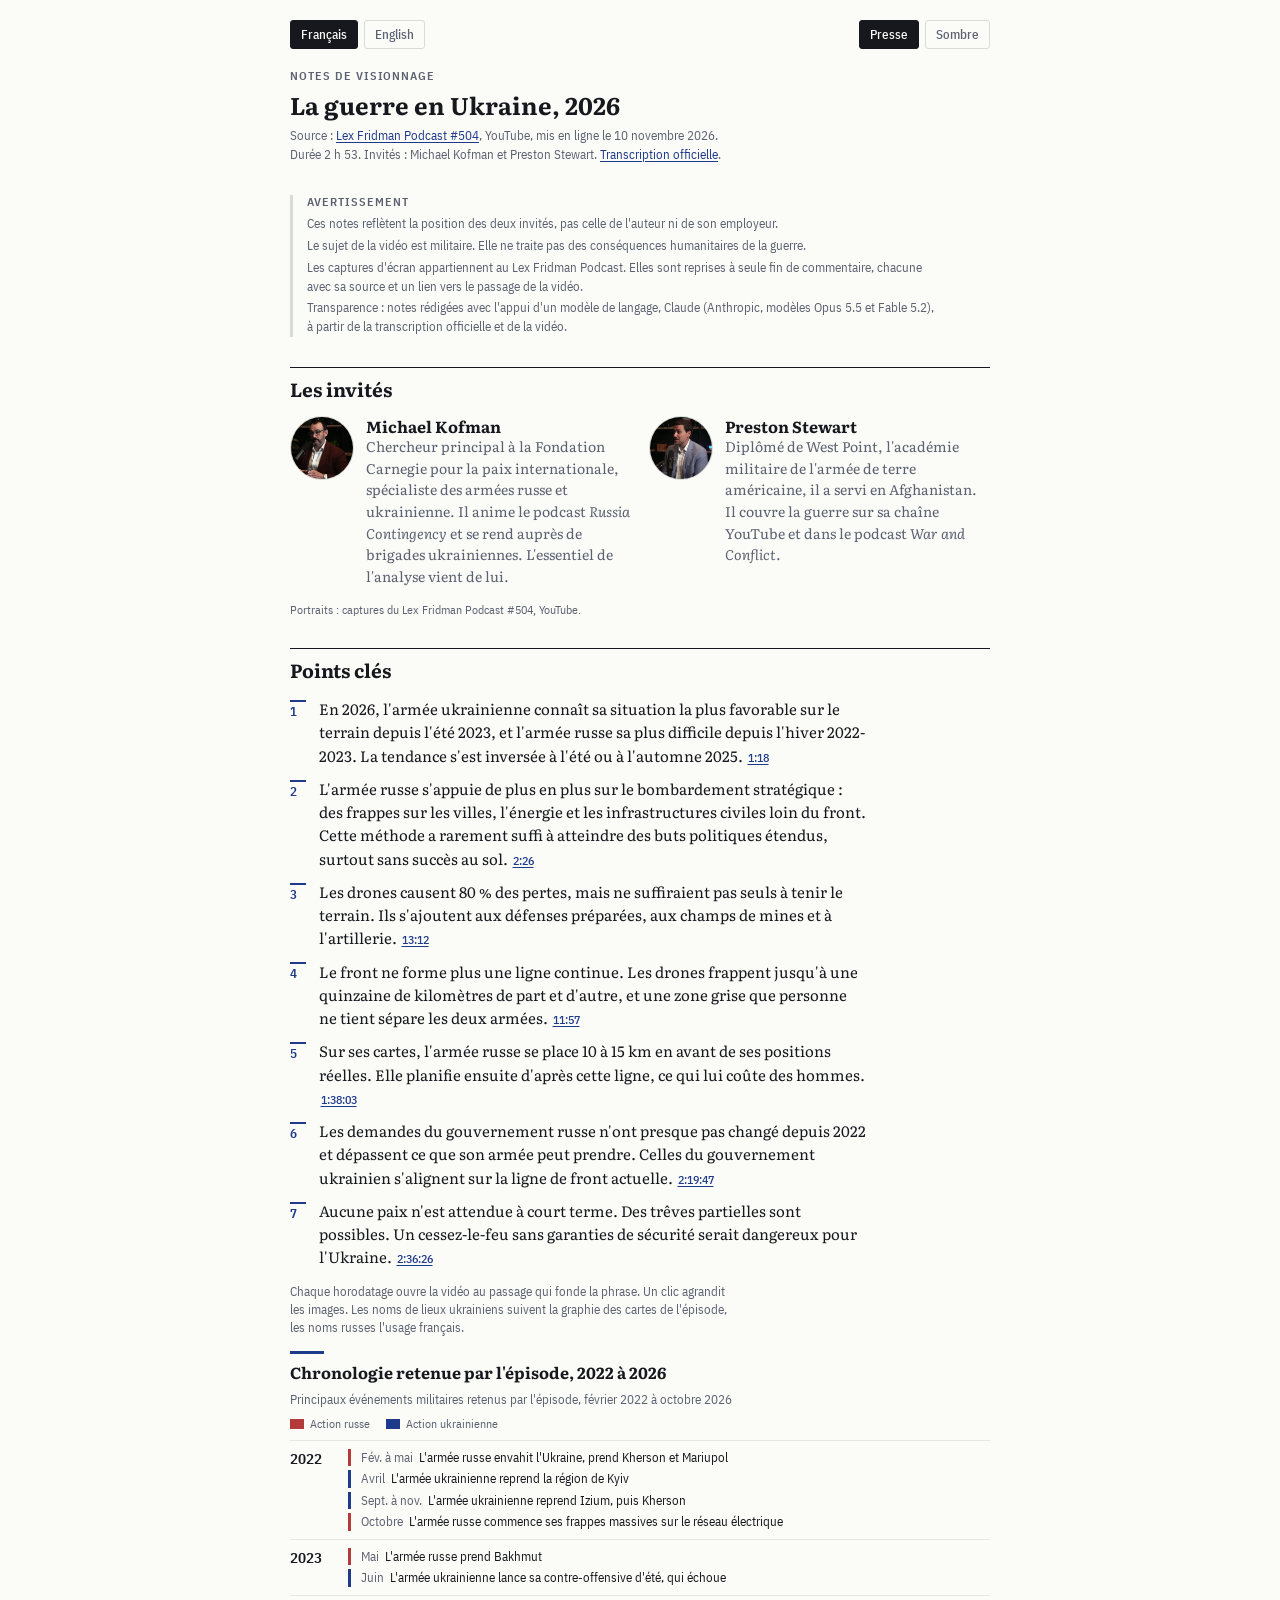
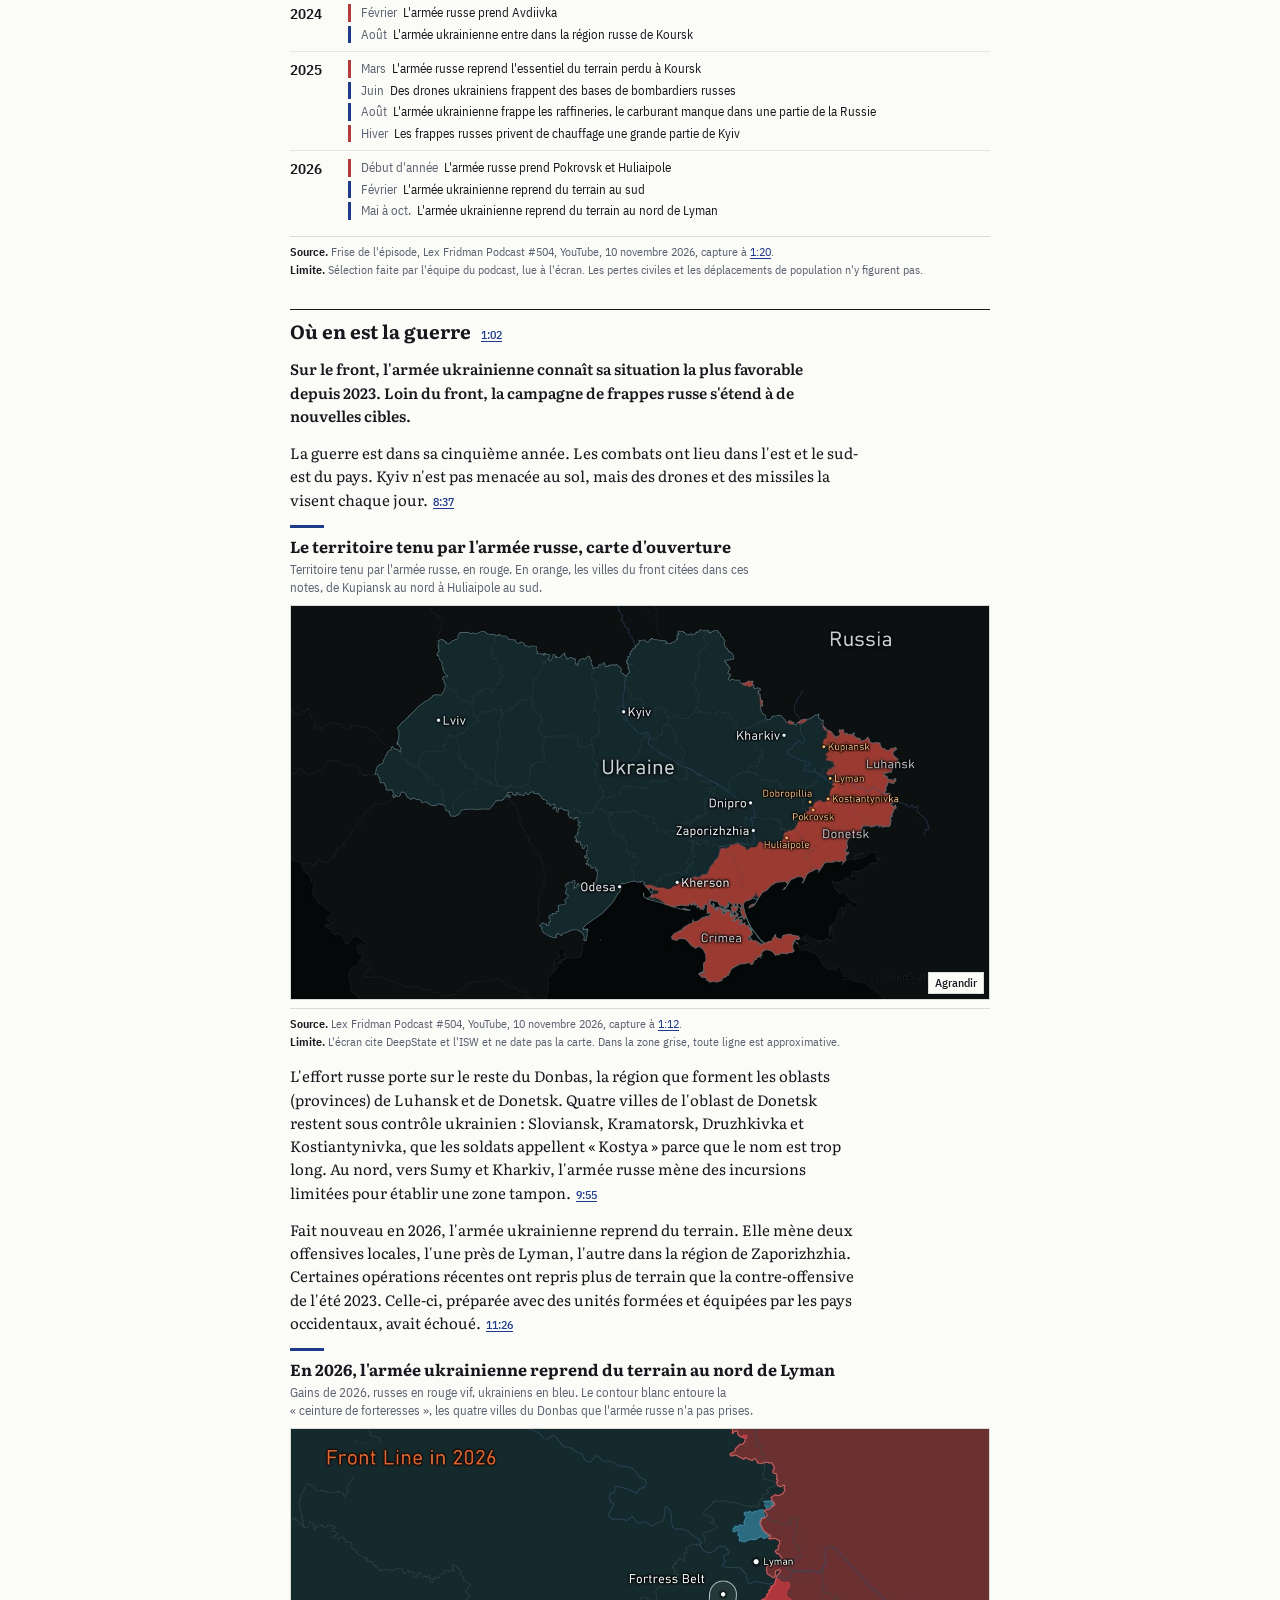
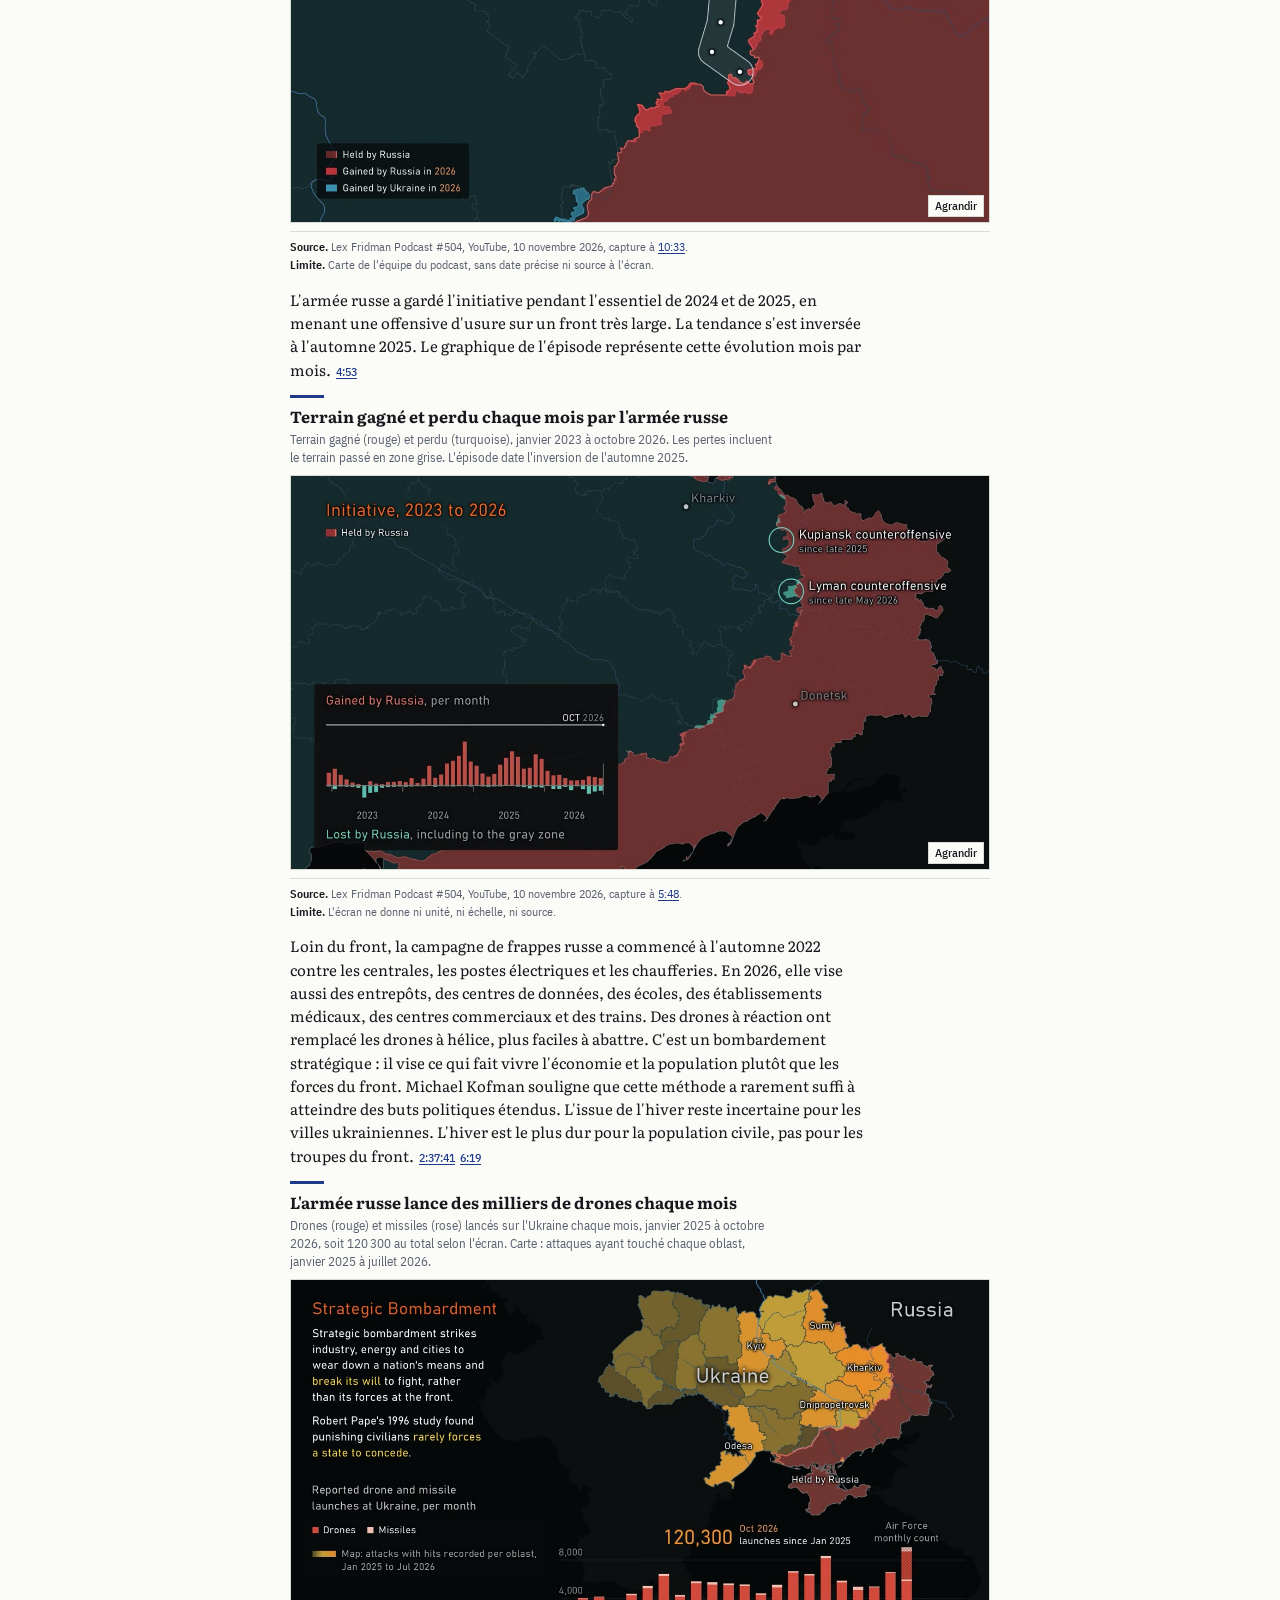
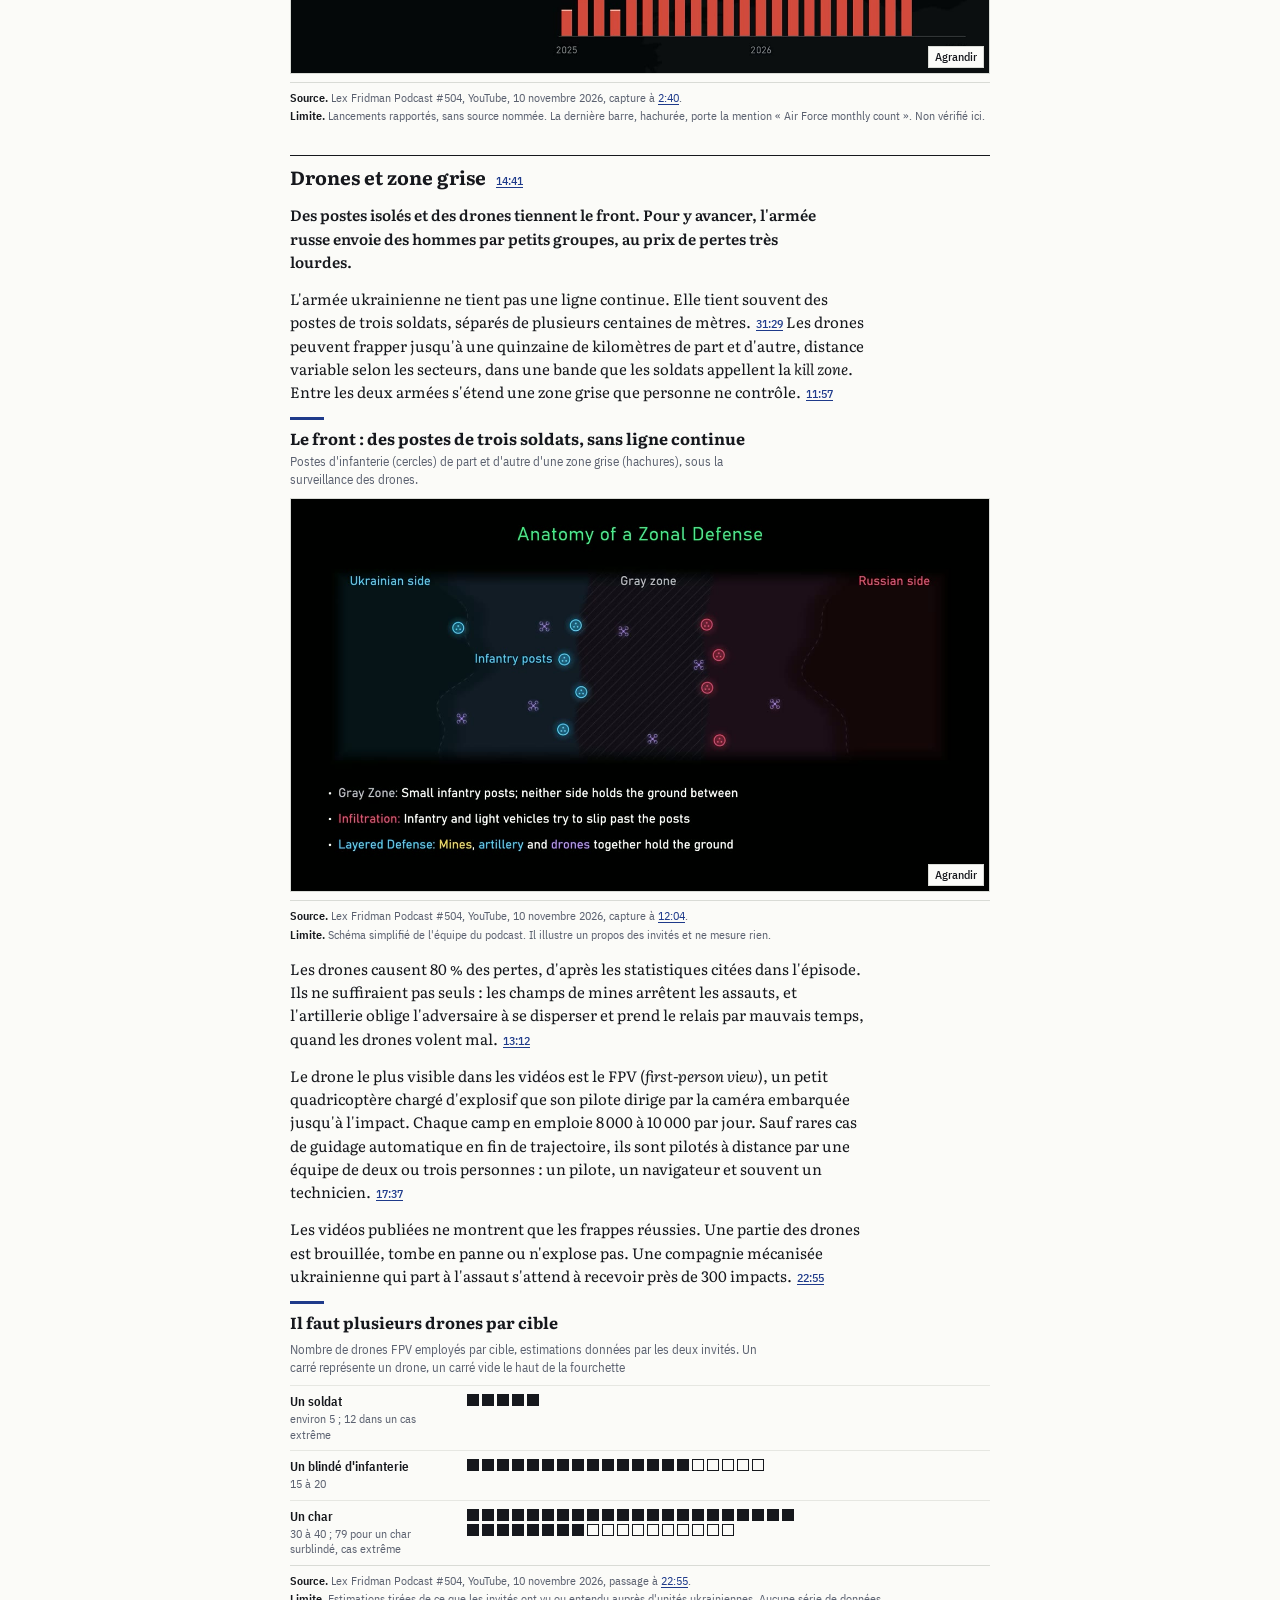
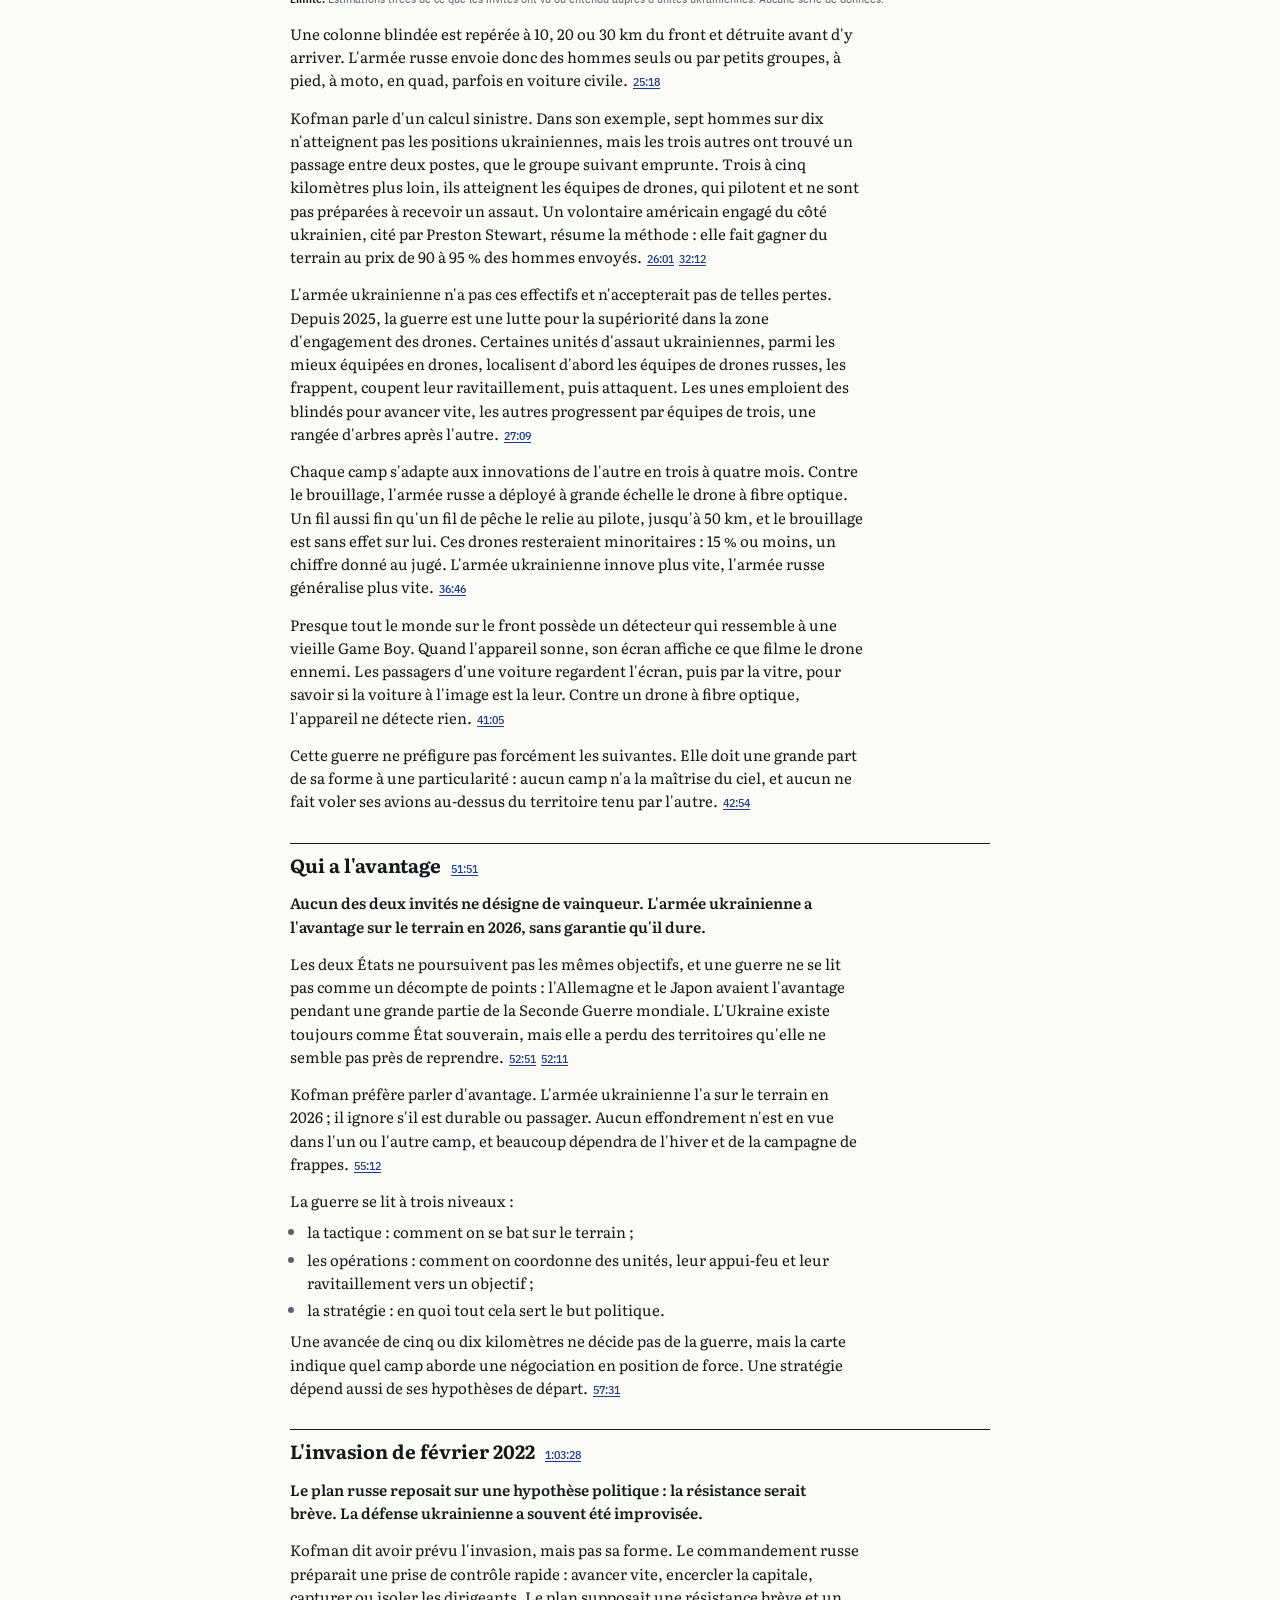
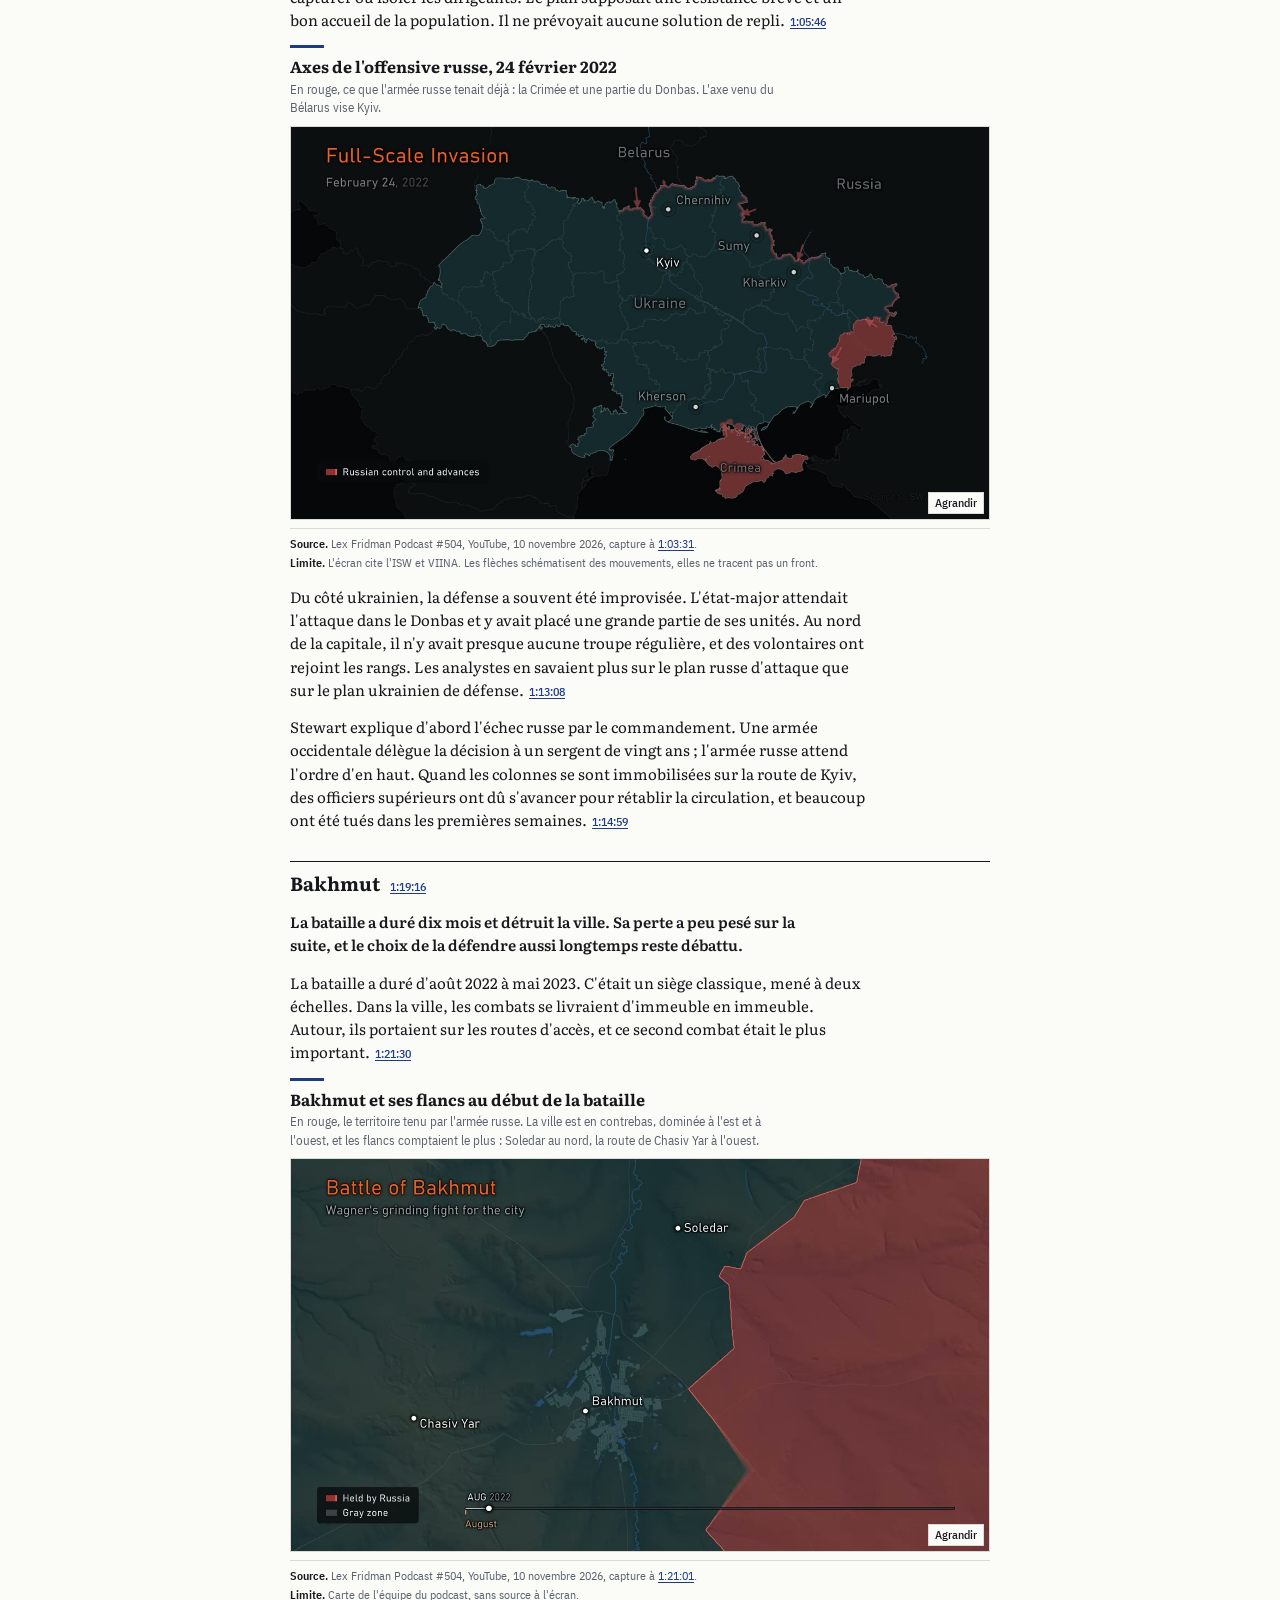
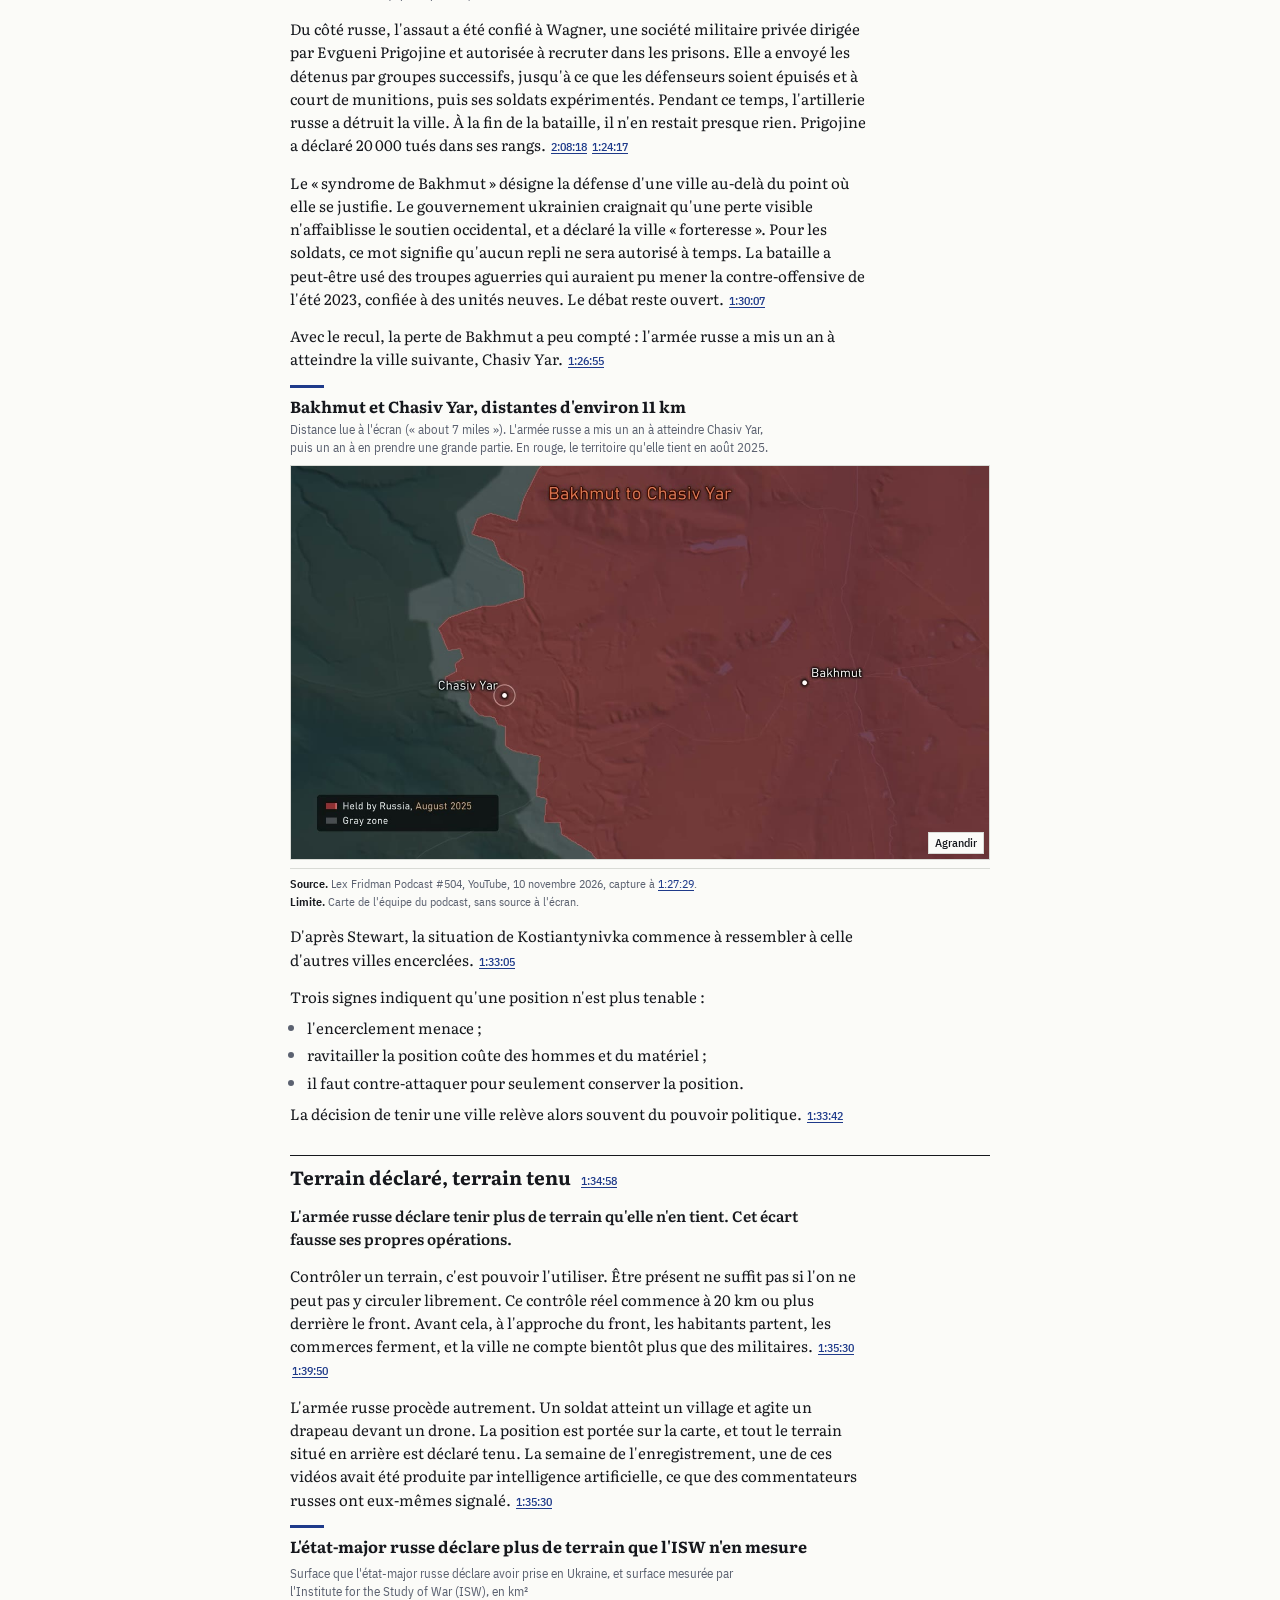
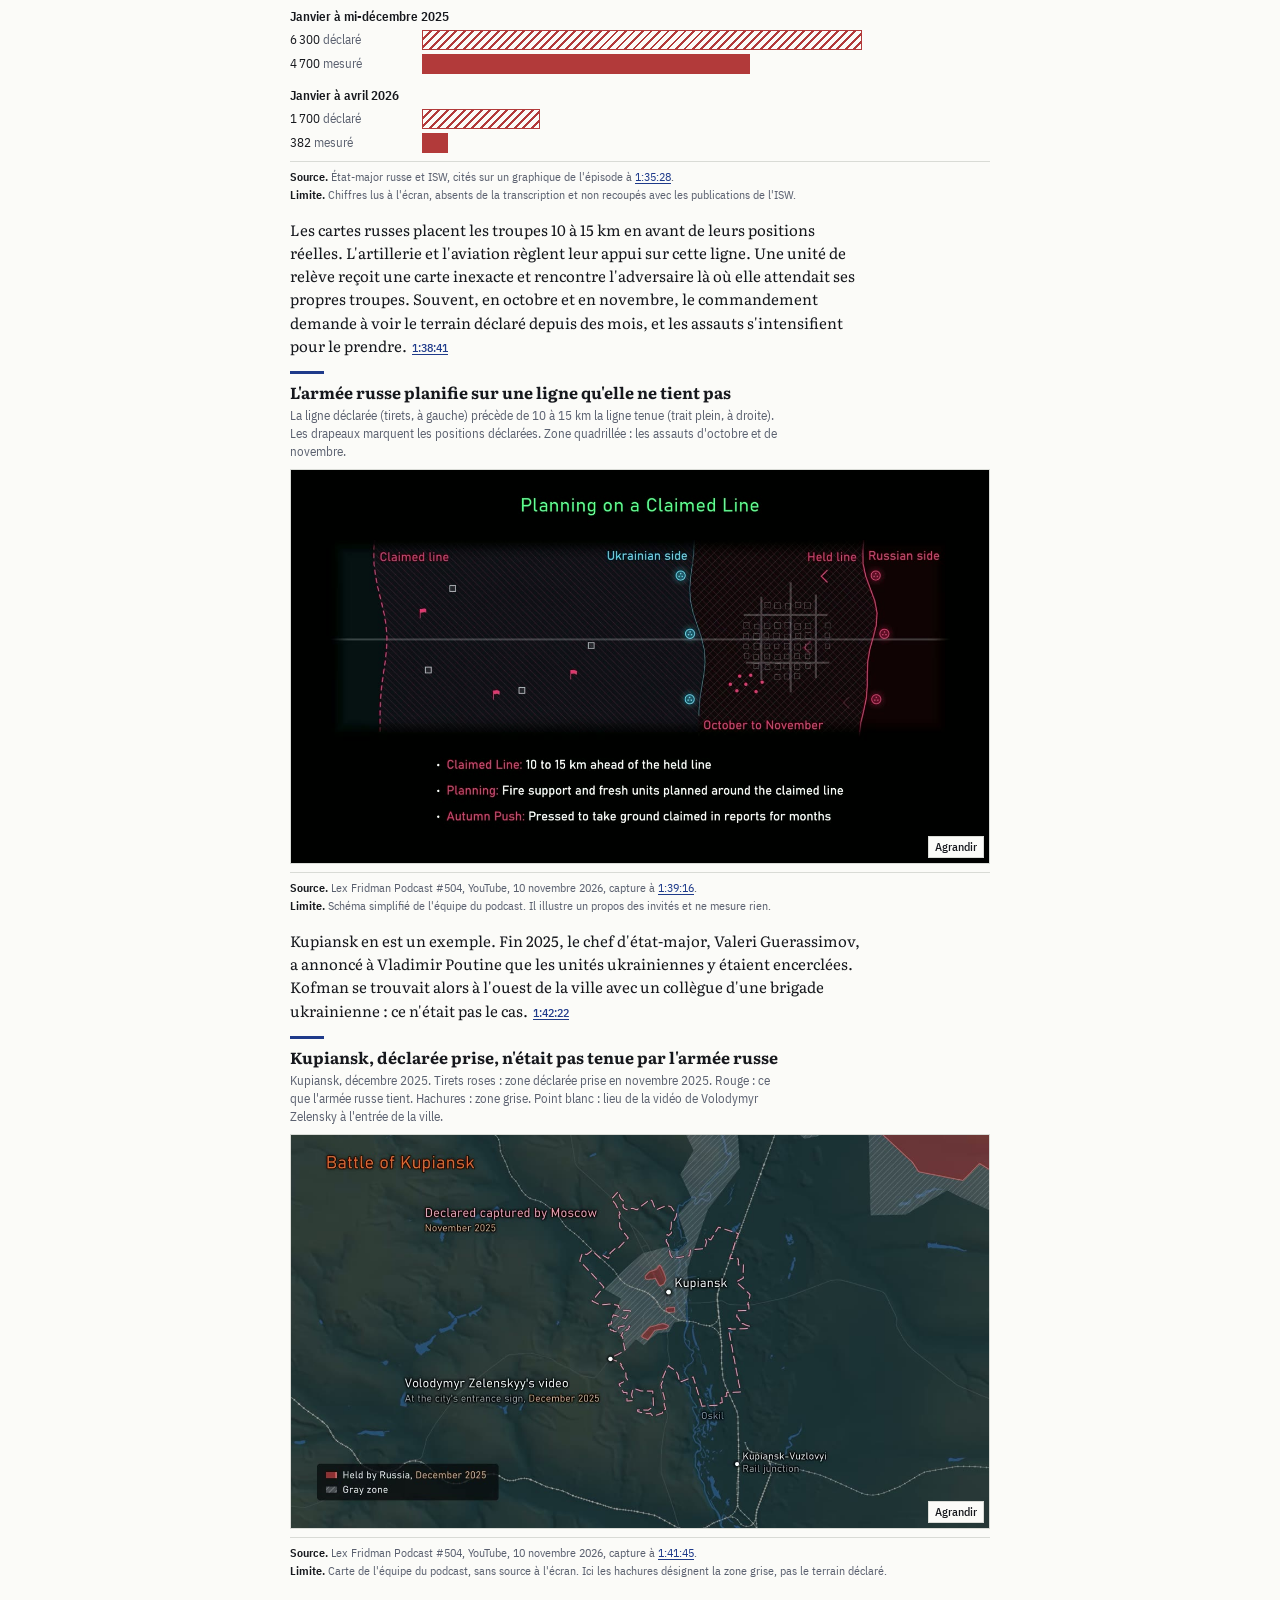
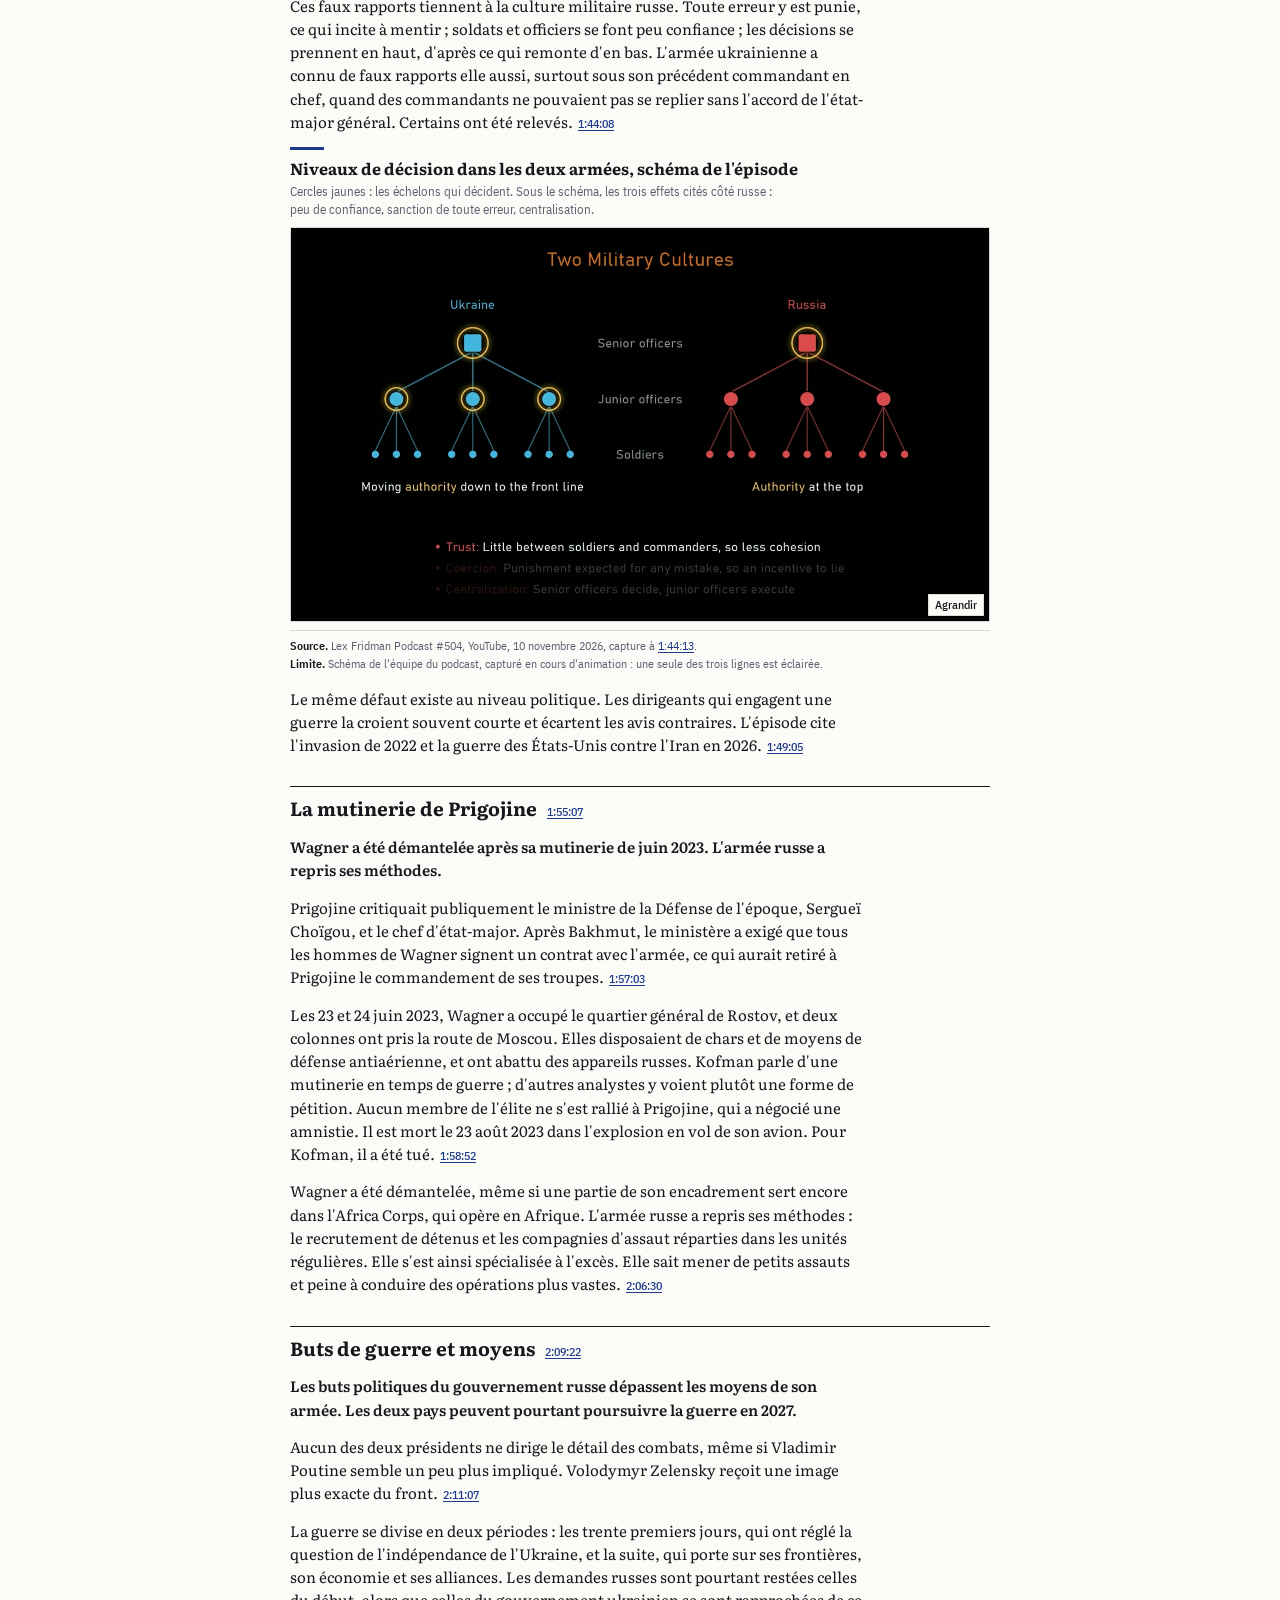
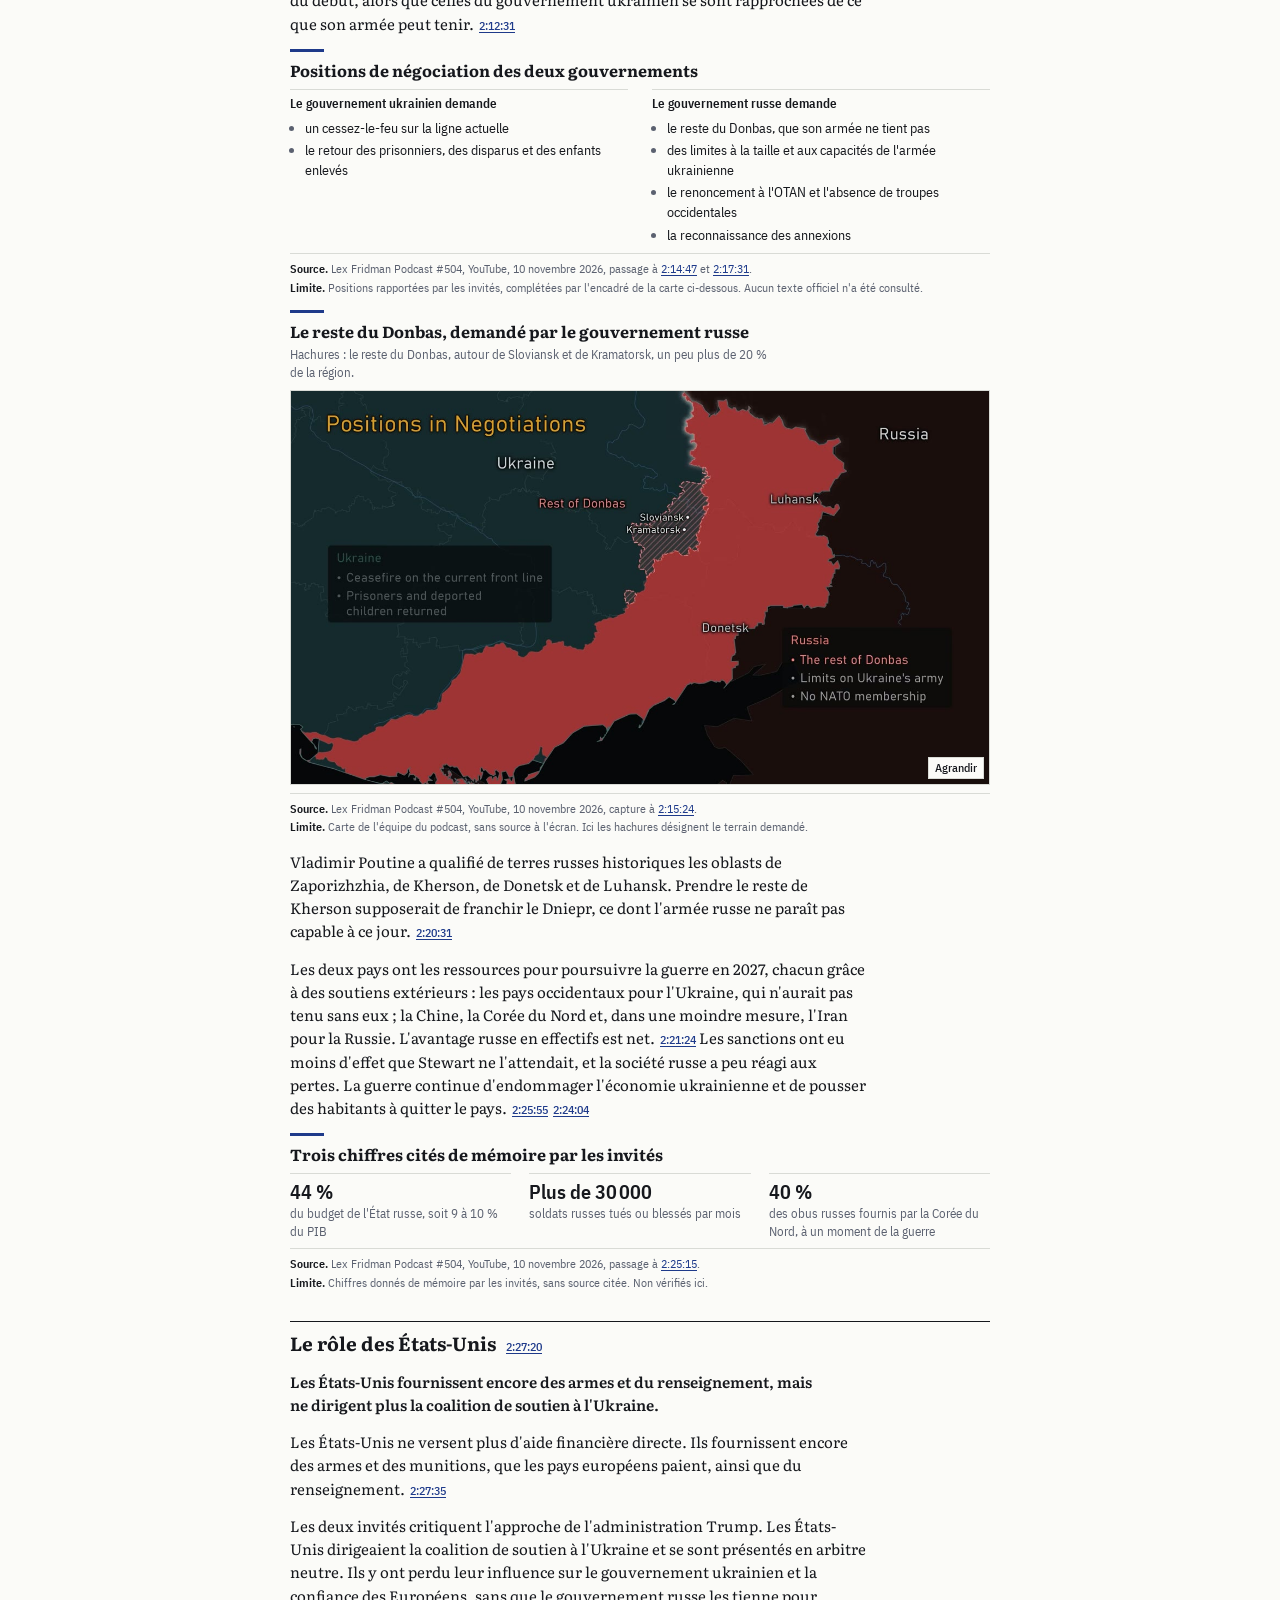
<file: ukraine/index.html>
<!doctype html>
<html lang="fr">
<head>
<meta charset="utf-8">
<meta name="viewport" content="width=device-width,initial-scale=1">
<meta name="robots" content="noindex">
</head>
<body>
<title>Lex Fridman #504, notes (Presse)</title>
<meta name="claude:viewport-fit-sides" content="cover">
<meta name="description" content="Viewing notes on Lex Fridman Podcast #504 with Michael Kofman and Preston Stewart on the war in Ukraine. French and English. Press layout.">
<link rel="preconnect" href="https://fonts.googleapis.com">
<link rel="stylesheet" href="https://fonts.googleapis.com/css2?family=Literata:ital,opsz,wght@0,7..72,400;0,7..72,700;1,7..72,400&family=IBM+Plex+Sans+Condensed:wght@400;500;600&family=Barlow+Condensed:wght@600&family=Source+Sans+3:ital,wght@0,400;0,600;1,400&display=swap">
<style>/* Layout: habillage Presse. Une colonne de 700 px, rien de centré. Chaque pièce suit le même gabarit : filet outremer, titre, description, figure, cartel (source, limite). Thème clair unique, assumé. */
:root{--paper:#fbfbf8;--ink:#16181d;--muted:#5b6170;--rule:#d9dbd6;--grid:#e6e7e2;--accent:#1e3a8a;--empty:#e9eae5;--ru:#b23a3a;--ua:#1e3a8a;
--f-title:"Literata",Georgia,serif;--f-text:"Literata",Georgia,serif;--f-data:"IBM Plex Sans Condensed","Arial Narrow",system-ui,sans-serif;--w-title:700;--s-h1:1.5rem;--s-h2:1.1875rem;--s-pt:1rem;color-scheme:light}
/* Second habillage au choix du lecteur : sombre, palette des cartes de l'épisode. */
:root[data-style="sombre"]{--paper:#0c1112;--ink:#e4ecea;--muted:#93a6a3;--rule:#24383b;--grid:#1c2b2d;--accent:#f2a650;--empty:#162022;--ru:#e8575c;--ua:#5fc4c9;
--f-title:"Barlow Condensed","Arial Narrow",system-ui,sans-serif;--f-text:"Source Sans 3",system-ui,-apple-system,"Segoe UI",sans-serif;--f-data:"Source Sans 3",system-ui,sans-serif;--w-title:600;--s-h1:2.1rem;--s-h2:1.45rem;--s-pt:1.15rem;color-scheme:dark}
:root[data-style="sombre"] body{font-size:1.02rem;line-height:1.6}
:root[data-style="sombre"] a{color:var(--ua)}
*{box-sizing:border-box}
body{margin:0;background:var(--paper);color:var(--ink);font:400 .9375rem/1.55 var(--f-text)}
.wrap{max-width:732px;margin:0 auto;padding-left:max(16px,env(safe-area-inset-left,0px));padding-right:max(16px,env(safe-area-inset-right,0px));padding-block:20px 64px}
[data-l="fr"] .L.en,[data-l="en"] .L.fr{display:none}
.L{display:grid;gap:30px}
.lang{display:flex;flex-wrap:wrap;gap:6px 18px;justify-content:space-between;padding-bottom:20px}
.lang div{display:flex;gap:6px}
.lang button{all:unset;cursor:pointer;font:500 .8125rem/1 var(--f-data);color:var(--muted);border:1px solid var(--rule);padding:7px 10px;border-radius:3px}
.lang button[aria-pressed="true"]{background:var(--ink);color:var(--paper);border-color:var(--ink)}
a{color:var(--accent);text-underline-offset:2px}
a:focus-visible,button:focus-visible{outline:2px solid var(--accent);outline-offset:2px}
h1,h2,h3{font-family:var(--f-title);font-weight:var(--w-title);margin:0;text-wrap:balance}
h1{font-size:var(--s-h1);line-height:1.15}
h2,h3{font-size:var(--s-h2);line-height:1.25}
p{margin:0;max-width:64ch}
.eyebrow{font:600 .75rem/1.2 var(--f-data);letter-spacing:.08em;text-transform:uppercase;color:var(--muted)}
header{display:grid;gap:8px}
.src{font:400 .8125rem/1.45 var(--f-data);color:var(--muted)}
section{display:grid;gap:14px}
.chap{display:flex;flex-wrap:wrap;align-items:baseline;gap:4px 10px;border-top:1px solid var(--ink);padding-top:10px}
.ts,.ref{font:500 .75rem/1 var(--f-data);white-space:nowrap}
.ref{margin-left:2px}
.warn{border:1px solid var(--rule);padding:16px 16px 18px;gap:10px}
.warn h2{font-size:1rem}
ul{margin:0;padding-left:1.1em;display:grid;gap:7px;max-width:64ch}
.warn li{font-size:.875rem}
li::marker{color:var(--muted)}
.guests{display:grid;grid-template-columns:1fr 1fr;gap:18px}
.guest{display:grid;grid-template-columns:64px minmax(0,1fr);gap:12px;align-items:start}
.guest img{width:64px;height:64px;object-fit:cover;border-radius:50%;border:1px solid var(--rule)}
.guest h3{font-size:1rem}
.guest p{font-size:.875rem;color:var(--muted)}
@media (max-width:620px){.guests{grid-template-columns:1fr}}
.key{display:grid;gap:10px;counter-reset:k;padding:0;margin:0;max-width:64ch}
.key li{list-style:none;position:relative;padding-left:1.9em}
.key li::before{counter-increment:k;content:counter(k);position:absolute;left:0;top:.2em;font:600 .8125rem/1.5 var(--f-data);color:var(--accent);border-top:2px solid var(--accent);width:1.2em}
.note{font:400 .8125rem/1.4 var(--f-data);color:var(--muted)}
/* Pièce : capture ou graphique */
figure,.piece{margin:0;display:grid;gap:8px}
figure::before,.piece::before{content:"";width:34px;height:3px;background:var(--accent)}

.pt{font:var(--w-title) var(--s-pt)/1.3 var(--f-title);margin:0;max-width:36em}
.sub{font:400 .8125rem/1.4 var(--f-data);color:var(--muted);max-width:70ch}
.cap{font:400 .875rem/1.45 var(--f-text);color:var(--ink);max-width:64ch}
.zoom{all:unset;display:block;cursor:zoom-in;position:relative}
.zoom img{width:100%;height:auto;display:block;border:1px solid var(--rule)}
.zoom::after{content:attr(data-z);position:absolute;right:6px;bottom:6px;font:500 .75rem/1 var(--f-data);color:var(--ink);background:var(--paper);border:1px solid var(--rule);padding:4px 6px}
.cartel{font:400 .75rem/1.45 var(--f-data);color:var(--muted);border-top:1px solid var(--rule);padding-top:6px;display:grid;gap:1px;max-width:none}
.cartel b{color:var(--ink);font-weight:600}
.cr{font:400 .75rem/1.4 var(--f-data);color:var(--muted)}
/* Chiffres */
.nums{display:grid;grid-template-columns:repeat(auto-fit,minmax(150px,1fr));gap:10px 18px}
.nums div{display:grid;gap:2px;align-content:start;border-top:1px solid var(--rule);padding-top:6px}
.nums b{font:600 1.25rem/1.15 var(--f-data);color:var(--ink);font-variant-numeric:tabular-nums}
.nums span{font:400 .8125rem/1.35 var(--f-data);color:var(--muted)}
/* Barres : hachures pour l'annoncé, aplat pour le mesuré */
.bars{display:grid;gap:14px}
.bar-g{display:grid;gap:4px}
.bar-n{font:600 .8125rem/1.3 var(--f-data);color:var(--ink)}
.bar-r{display:flex;align-items:center;gap:8px;min-width:0}
.bar-t{flex:1 1 auto;min-width:0;max-width:440px}
.bar{display:block;height:20px;min-width:3px}
.bar.full{background:var(--ru)}
.bar.hatch{background:repeating-linear-gradient(135deg,var(--ru) 0 2px,transparent 2px 6px);outline:1px solid var(--ru);outline-offset:-1px}
.bar-r b{font:400 .8125rem/1.2 var(--f-data);color:var(--ink);white-space:nowrap;font-variant-numeric:tabular-nums;flex:none;width:9.5em}
.bar-r b em{font-style:normal;color:var(--muted)}
/* Carrés : un drone */
.dot-g{display:grid;grid-template-columns:11em minmax(0,1fr);gap:4px 12px;align-items:start;padding-top:8px;border-top:1px solid var(--grid)}
.dot-g .bar-n small{display:block;font:400 .75rem/1.3 var(--f-data);color:var(--muted)}
.dots{display:flex;flex-wrap:wrap;gap:3px;max-width:330px}
.d{width:12px;height:12px;background:var(--accent);display:block}
.d.lo{background:transparent;outline:1px solid var(--accent);outline-offset:-1px}
@media (max-width:480px){.dot-g{grid-template-columns:1fr}.bar-r b{width:8em}}
.legend{display:flex;flex-wrap:wrap;gap:4px 16px;font:400 .75rem/1.2 var(--f-data);color:var(--muted)}
.legend span{display:inline-flex;align-items:center;gap:6px}
.legend i{width:14px;height:10px;display:block}
/* Frise */
.tl{display:grid}
.tl-y{display:grid;grid-template-columns:48px minmax(0,1fr);gap:10px;border-top:1px solid var(--grid);padding-block:8px}
.tl-y>b{font:600 .9375rem/1.3 var(--f-data);color:var(--ink);font-variant-numeric:tabular-nums}
.tl ul{gap:4px;padding:0;max-width:none}
.tl li{list-style:none;font:400 .8125rem/1.35 var(--f-data);color:var(--ink);padding-left:10px;border-left:3px solid var(--rule)}
.tl li.r{border-color:var(--ru)}.tl li.u{border-color:var(--ua)}
.tl li span{color:var(--muted);margin-right:6px}
footer{display:grid;gap:6px;border-top:1px solid var(--ink);padding-top:10px;font:400 .75rem/1.45 var(--f-data);color:var(--muted)}
footer p{max-width:none}
dialog{border:0;padding:0;background:transparent;max-width:min(96vw,1400px);width:96vw}
dialog::backdrop{background:rgba(22,24,29,.9)}
dialog img{width:100%;height:auto;display:block}
dialog button{all:unset;cursor:pointer;display:block;margin:10px auto 0;font:500 .8125rem/1 var(--f-data);color:var(--ink);border:1px solid var(--rule);padding:8px 12px;border-radius:3px;background:var(--paper)}

.lead{font-style:italic;color:var(--ink);max-width:60ch}
.lst{display:grid;gap:8px}
.lst ul{gap:4px}
.two{display:grid;grid-template-columns:1fr 1fr;gap:10px 24px}
.two>div{display:grid;gap:6px;align-content:start;border-top:1px solid var(--rule);padding-top:6px}
.two b{font:600 .8125rem/1.3 var(--f-data)}
.two ul{gap:3px;font:400 .875rem/1.4 var(--f-data);max-width:none}
@media (max-width:520px){.two{grid-template-columns:1fr}}
.d{background:var(--ink)}
.d.lo{outline-color:var(--ink)}
figure .pt+.sub{margin-top:-4px}

/* Avertissement court, aligné sur la colonne de texte */
.warn{border:0;border-left:3px solid var(--rule);padding:0 0 0 14px;gap:6px}
.warn h2{font:600 .75rem/1.2 var(--f-data);letter-spacing:.08em;text-transform:uppercase;color:var(--muted)}
.warn ul{list-style:none;padding:0;gap:3px;max-width:70ch}
.warn li{font:400 .8125rem/1.45 var(--f-data);color:var(--muted)}
.lead{font-style:normal;font-weight:600}
</style>
<div class="wrap" id="root" data-l="fr">
<nav class="lang" aria-label="Langue et habillage / Language and style"><div><button type="button" id="b-fr" aria-pressed="true">Français</button><button type="button" id="b-en" aria-pressed="false">English</button></div><div><button type="button" id="s-presse" aria-pressed="true">Presse</button><button type="button" id="s-sombre" aria-pressed="false">Sombre</button></div></nav>
<article class='L fr' lang='fr'>
<header><span class='eyebrow'>Notes de visionnage</span><h1>La guerre en Ukraine, 2026</h1><p class='src'>Source : <a href='https://www.youtube.com/watch?v=2hJkprFnzhY'>Lex Fridman Podcast #504</a>, YouTube, mis en ligne le 10 novembre 2026. Durée 2 h 53. Invités : Michael Kofman et Preston Stewart. <a href='https://lexfridman.com/preston-stewart-michael-kofman-transcript'>Transcription officielle</a>.</p></header>
<section class='warn'><h2>Avertissement</h2><ul><li>Ces notes reflètent la position des deux invités, pas celle de l'auteur ni de son employeur.</li><li>Le sujet de la vidéo est militaire. Elle ne traite pas des conséquences humanitaires de la guerre.</li><li>Les captures d'écran appartiennent au Lex Fridman Podcast. Elles sont reprises à seule fin de commentaire, chacune avec sa source et un lien vers le passage de la vidéo.</li><li>Transparence : notes rédigées avec l'appui d'un modèle de langage, Claude (Anthropic, modèles Opus 5.5 et Fable 5.2), à partir de la transcription officielle et de la vidéo.</li></ul></section>
<section><div class='chap'><h2>Les invités</h2></div><div class='guests'><div class='guest'><img src='img/kofman.jpg' alt='Michael Kofman'><div><h3>Michael Kofman</h3><p>Chercheur principal à la Fondation Carnegie pour la paix internationale, spécialiste des armées russe et ukrainienne. Il anime le podcast <em>Russia Contingency</em> et se rend auprès de brigades ukrainiennes. L'essentiel de l'analyse vient de lui.</p></div></div><div class='guest'><img src='img/stewart.jpg' alt='Preston Stewart'><div><h3>Preston Stewart</h3><p>Diplômé de West Point, l'académie militaire de l'armée de terre américaine, il a servi en Afghanistan. Il couvre la guerre sur sa chaîne YouTube et dans le podcast <em>War and Conflict</em>.</p></div></div></div><p class='cr'>Portraits : captures du Lex Fridman Podcast #504, YouTube.</p></section>
<section><div class='chap'><h2>Points clés</h2></div><ol class='key'><li>En 2026, l'armée ukrainienne connaît sa situation la plus favorable sur le terrain depuis l'été 2023, et l'armée russe sa plus difficile depuis l'hiver 2022-2023. La tendance s'est inversée à l'été ou à l'automne 2025. <a class="ref" href='https://www.youtube.com/watch?v=2hJkprFnzhY&amp;t=76s' target='_blank' rel='noopener'>1:18</a></li><li>L'armée russe s'appuie de plus en plus sur le bombardement stratégique : des frappes sur les villes, l'énergie et les infrastructures civiles loin du front. Cette méthode a rarement suffi à atteindre des buts politiques étendus, surtout sans succès au sol. <a class="ref" href='https://www.youtube.com/watch?v=2hJkprFnzhY&amp;t=144s' target='_blank' rel='noopener'>2:26</a></li><li>Les drones causent 80 % des pertes, mais ne suffiraient pas seuls à tenir le terrain. Ils s'ajoutent aux défenses préparées, aux champs de mines et à l'artillerie. <a class="ref" href='https://www.youtube.com/watch?v=2hJkprFnzhY&amp;t=790s' target='_blank' rel='noopener'>13:12</a></li><li>Le front ne forme plus une ligne continue. Les drones frappent jusqu'à une quinzaine de kilomètres de part et d'autre, et une zone grise que personne ne tient sépare les deux armées. <a class="ref" href='https://www.youtube.com/watch?v=2hJkprFnzhY&amp;t=715s' target='_blank' rel='noopener'>11:57</a></li><li>Sur ses cartes, l'armée russe se place 10 à 15 km en avant de ses positions réelles. Elle planifie ensuite d'après cette ligne, ce qui lui coûte des hommes. <a class="ref" href='https://www.youtube.com/watch?v=2hJkprFnzhY&amp;t=5881s' target='_blank' rel='noopener'>1:38:03</a></li><li>Les demandes du gouvernement russe n'ont presque pas changé depuis 2022 et dépassent ce que son armée peut prendre. Celles du gouvernement ukrainien s'alignent sur la ligne de front actuelle. <a class="ref" href='https://www.youtube.com/watch?v=2hJkprFnzhY&amp;t=8385s' target='_blank' rel='noopener'>2:19:47</a></li><li>Aucune paix n'est attendue à court terme. Des trêves partielles sont possibles. Un cessez-le-feu sans garanties de sécurité serait dangereux pour l'Ukraine. <a class="ref" href='https://www.youtube.com/watch?v=2hJkprFnzhY&amp;t=9384s' target='_blank' rel='noopener'>2:36:26</a></li></ol><p class='note'>Chaque horodatage ouvre la vidéo au passage qui fonde la phrase. Un clic agrandit les images. Les noms de lieux ukrainiens suivent la graphie des cartes de l'épisode, les noms russes l'usage français.</p><div class='piece'><p class='pt'>Chronologie retenue par l'épisode, 2022 à 2026</p><p class='sub'>Principaux événements militaires retenus par l'épisode, février 2022 à octobre 2026</p><div class='legend'><span><i style='background:var(--ru)'></i>Action russe</span><span><i style='background:var(--ua)'></i>Action ukrainienne</span></div><div class='tl'><div class='tl-y'><b>2022</b><ul><li class='r'><span>Fév. à mai</span>L'armée russe envahit l'Ukraine, prend Kherson et Mariupol</li><li class='u'><span>Avril</span>L'armée ukrainienne reprend la région de Kyiv</li><li class='u'><span>Sept. à nov.</span>L'armée ukrainienne reprend Izium, puis Kherson</li><li class='r'><span>Octobre</span>L'armée russe commence ses frappes massives sur le réseau électrique</li></ul></div><div class='tl-y'><b>2023</b><ul><li class='r'><span>Mai</span>L'armée russe prend Bakhmut</li><li class='u'><span>Juin</span>L'armée ukrainienne lance sa contre-offensive d'été, qui échoue</li></ul></div><div class='tl-y'><b>2024</b><ul><li class='r'><span>Février</span>L'armée russe prend Avdiivka</li><li class='u'><span>Août</span>L'armée ukrainienne entre dans la région russe de Koursk</li></ul></div><div class='tl-y'><b>2025</b><ul><li class='r'><span>Mars</span>L'armée russe reprend l'essentiel du terrain perdu à Koursk</li><li class='u'><span>Juin</span>Des drones ukrainiens frappent des bases de bombardiers russes</li><li class='u'><span>Août</span>L'armée ukrainienne frappe les raffineries, le carburant manque dans une partie de la Russie</li><li class='r'><span>Hiver</span>Les frappes russes privent de chauffage une grande partie de Kyiv</li></ul></div><div class='tl-y'><b>2026</b><ul><li class='r'><span>Début d'année</span>L'armée russe prend Pokrovsk et Huliaipole</li><li class='u'><span>Février</span>L'armée ukrainienne reprend du terrain au sud</li><li class='u'><span>Mai à oct.</span>L'armée ukrainienne reprend du terrain au nord de Lyman</li></ul></div></div><p class='cartel'><span><b>Source.</b> Frise de l'épisode, Lex Fridman Podcast #504, YouTube, 10 novembre 2026, capture à <a href='https://www.youtube.com/watch?v=2hJkprFnzhY&amp;t=78s' target='_blank' rel='noopener'>1:20</a>.</span><span><b>Limite.</b> Sélection faite par l'équipe du podcast, lue à l'écran. Les pertes civiles et les déplacements de population n'y figurent pas.</span></p></div></section>
<section><div class='chap'><h3>Où en est la guerre</h3><a class="ts" href='https://www.youtube.com/watch?v=2hJkprFnzhY&amp;t=60s' target='_blank' rel='noopener'>1:02</a></div>
<p class='lead'>Sur le front, l'armée ukrainienne connaît sa situation la plus favorable depuis 2023. Loin du front, la campagne de frappes russe s'étend à de nouvelles cibles.</p>
<p>La guerre est dans sa cinquième année. Les combats ont lieu dans l'est et le sud-est du pays. Kyiv n'est pas menacée au sol, mais des drones et des missiles la visent chaque jour. <a class="ref" href='https://www.youtube.com/watch?v=2hJkprFnzhY&amp;t=515s' target='_blank' rel='noopener'>8:37</a></p>
<figure><p class='pt'>Le territoire tenu par l'armée russe, carte d'ouverture</p><p class='sub'>Territoire tenu par l'armée russe, en rouge. En orange, les villes du front citées dans ces notes, de Kupiansk au nord à Huliaipole au sud.</p><button class='zoom' type='button' data-z='Agrandir'><img src='img/carte-ensemble.jpg' alt='Le territoire tenu par l&#x27;armée russe, carte d&#x27;ouverture. Territoire tenu par l&#x27;armée russe, en rouge. En orange, les villes du front citées dans ces notes, de Kupiansk au nord à Huliaipole au sud.' loading='lazy'></button><p class='cartel'><span><b>Source.</b> Lex Fridman Podcast #504, YouTube, 10 novembre 2026, capture à <a href='https://www.youtube.com/watch?v=2hJkprFnzhY&amp;t=70s' target='_blank' rel='noopener'>1:12</a>.</span><span><b>Limite.</b> L'écran cite DeepState et l'ISW et ne date pas la carte. Dans la zone grise, toute ligne est approximative.</span></p></figure>
<p>L'effort russe porte sur le reste du Donbas, la région que forment les oblasts (provinces) de Luhansk et de Donetsk. Quatre villes de l'oblast de Donetsk restent sous contrôle ukrainien : Sloviansk, Kramatorsk, Druzhkivka et Kostiantynivka, que les soldats appellent « Kostya » parce que le nom est trop long. Au nord, vers Sumy et Kharkiv, l'armée russe mène des incursions limitées pour établir une zone tampon. <a class="ref" href='https://www.youtube.com/watch?v=2hJkprFnzhY&amp;t=593s' target='_blank' rel='noopener'>9:55</a></p>
<p>Fait nouveau en 2026, l'armée ukrainienne reprend du terrain. Elle mène deux offensives locales, l'une près de Lyman, l'autre dans la région de Zaporizhzhia. Certaines opérations récentes ont repris plus de terrain que la contre-offensive de l'été 2023. Celle-ci, préparée avec des unités formées et équipées par les pays occidentaux, avait échoué. <a class="ref" href='https://www.youtube.com/watch?v=2hJkprFnzhY&amp;t=684s' target='_blank' rel='noopener'>11:26</a></p>
<figure><p class='pt'>En 2026, l'armée ukrainienne reprend du terrain au nord de Lyman</p><p class='sub'>Gains de 2026, russes en rouge vif, ukrainiens en bleu. Le contour blanc entoure la « ceinture de forteresses », les quatre villes du Donbas que l'armée russe n'a pas prises.</p><button class='zoom' type='button' data-z='Agrandir'><img src='img/front-2026.jpg' alt='En 2026, l&#x27;armée ukrainienne reprend du terrain au nord de Lyman. Gains de 2026, russes en rouge vif, ukrainiens en bleu. Le contour blanc entoure la « ceinture de forteresses », les quatre villes du Donbas que l&#x27;armée russe n&#x27;a pas prises.' loading='lazy'></button><p class='cartel'><span><b>Source.</b> Lex Fridman Podcast #504, YouTube, 10 novembre 2026, capture à <a href='https://www.youtube.com/watch?v=2hJkprFnzhY&amp;t=631s' target='_blank' rel='noopener'>10:33</a>.</span><span><b>Limite.</b> Carte de l'équipe du podcast, sans date précise ni source à l'écran.</span></p></figure>
<p>L'armée russe a gardé l'initiative pendant l'essentiel de 2024 et de 2025, en menant une offensive d'usure sur un front très large. La tendance s'est inversée à l'automne 2025. Le graphique de l'épisode représente cette évolution mois par mois. <a class="ref" href='https://www.youtube.com/watch?v=2hJkprFnzhY&amp;t=291s' target='_blank' rel='noopener'>4:53</a></p>
<figure><p class='pt'>Terrain gagné et perdu chaque mois par l'armée russe</p><p class='sub'>Terrain gagné (rouge) et perdu (turquoise), janvier 2023 à octobre 2026. Les pertes incluent le terrain passé en zone grise. L'épisode date l'inversion de l'automne 2025.</p><button class='zoom' type='button' data-z='Agrandir'><img src='img/initiative.jpg' alt='Terrain gagné et perdu chaque mois par l&#x27;armée russe. Terrain gagné (rouge) et perdu (turquoise), janvier 2023 à octobre 2026. Les pertes incluent le terrain passé en zone grise. L&#x27;épisode date l&#x27;inversion de l&#x27;automne 2025.' loading='lazy'></button><p class='cartel'><span><b>Source.</b> Lex Fridman Podcast #504, YouTube, 10 novembre 2026, capture à <a href='https://www.youtube.com/watch?v=2hJkprFnzhY&amp;t=346s' target='_blank' rel='noopener'>5:48</a>.</span><span><b>Limite.</b> L'écran ne donne ni unité, ni échelle, ni source.</span></p></figure>
<p>Loin du front, la campagne de frappes russe a commencé à l'automne 2022 contre les centrales, les postes électriques et les chaufferies. En 2026, elle vise aussi des entrepôts, des centres de données, des écoles, des établissements médicaux, des centres commerciaux et des trains. Des drones à réaction ont remplacé les drones à hélice, plus faciles à abattre. C'est un bombardement stratégique : il vise ce qui fait vivre l'économie et la population plutôt que les forces du front. Michael Kofman souligne que cette méthode a rarement suffi à atteindre des buts politiques étendus. L'issue de l'hiver reste incertaine pour les villes ukrainiennes. L'hiver est le plus dur pour la population civile, pas pour les troupes du front. <a class="ref" href='https://www.youtube.com/watch?v=2hJkprFnzhY&amp;t=9459s' target='_blank' rel='noopener'>2:37:41</a> <a class="ref" href='https://www.youtube.com/watch?v=2hJkprFnzhY&amp;t=377s' target='_blank' rel='noopener'>6:19</a></p>
<figure><p class='pt'>L'armée russe lance des milliers de drones chaque mois</p><p class='sub'>Drones (rouge) et missiles (rose) lancés sur l'Ukraine chaque mois, janvier 2025 à octobre 2026, soit 120 300 au total selon l'écran. Carte : attaques ayant touché chaque oblast, janvier 2025 à juillet 2026.</p><button class='zoom' type='button' data-z='Agrandir'><img src='img/bombardement.jpg' alt='L&#x27;armée russe lance des milliers de drones chaque mois. Drones (rouge) et missiles (rose) lancés sur l&#x27;Ukraine chaque mois, janvier 2025 à octobre 2026, soit 120 300 au total selon l&#x27;écran. Carte : attaques ayant touché chaque oblast, janvier 2025 à juillet 2026.' loading='lazy'></button><p class='cartel'><span><b>Source.</b> Lex Fridman Podcast #504, YouTube, 10 novembre 2026, capture à <a href='https://www.youtube.com/watch?v=2hJkprFnzhY&amp;t=158s' target='_blank' rel='noopener'>2:40</a>.</span><span><b>Limite.</b> Lancements rapportés, sans source nommée. La dernière barre, hachurée, porte la mention « Air Force monthly count ». Non vérifié ici.</span></p></figure>
</section>
<section><div class='chap'><h3>Drones et zone grise</h3><a class="ts" href='https://www.youtube.com/watch?v=2hJkprFnzhY&amp;t=879s' target='_blank' rel='noopener'>14:41</a></div>
<p class='lead'>Des postes isolés et des drones tiennent le front. Pour y avancer, l'armée russe envoie des hommes par petits groupes, au prix de pertes très lourdes.</p>
<p>L'armée ukrainienne ne tient pas une ligne continue. Elle tient souvent des postes de trois soldats, séparés de plusieurs centaines de mètres. <a class="ref" href='https://www.youtube.com/watch?v=2hJkprFnzhY&amp;t=1887s' target='_blank' rel='noopener'>31:29</a> Les drones peuvent frapper jusqu'à une quinzaine de kilomètres de part et d'autre, distance variable selon les secteurs, dans une bande que les soldats appellent la <em>kill zone</em>. Entre les deux armées s'étend une zone grise que personne ne contrôle. <a class="ref" href='https://www.youtube.com/watch?v=2hJkprFnzhY&amp;t=715s' target='_blank' rel='noopener'>11:57</a></p>
<figure><p class='pt'>Le front : des postes de trois soldats, sans ligne continue</p><p class='sub'>Postes d'infanterie (cercles) de part et d'autre d'une zone grise (hachures), sous la surveillance des drones.</p><button class='zoom' type='button' data-z='Agrandir'><img src='img/defense-zonale.jpg' alt='Le front : des postes de trois soldats, sans ligne continue. Postes d&#x27;infanterie (cercles) de part et d&#x27;autre d&#x27;une zone grise (hachures), sous la surveillance des drones.' loading='lazy'></button><p class='cartel'><span><b>Source.</b> Lex Fridman Podcast #504, YouTube, 10 novembre 2026, capture à <a href='https://www.youtube.com/watch?v=2hJkprFnzhY&amp;t=722s' target='_blank' rel='noopener'>12:04</a>.</span><span><b>Limite.</b> Schéma simplifié de l'équipe du podcast. Il illustre un propos des invités et ne mesure rien.</span></p></figure>
<p>Les drones causent 80 % des pertes, d'après les statistiques citées dans l'épisode. Ils ne suffiraient pas seuls : les champs de mines arrêtent les assauts, et l'artillerie oblige l'adversaire à se disperser et prend le relais par mauvais temps, quand les drones volent mal. <a class="ref" href='https://www.youtube.com/watch?v=2hJkprFnzhY&amp;t=790s' target='_blank' rel='noopener'>13:12</a></p>
<p>Le drone le plus visible dans les vidéos est le FPV (<em>first-person view</em>), un petit quadricoptère chargé d'explosif que son pilote dirige par la caméra embarquée jusqu'à l'impact. Chaque camp en emploie 8 000 à 10 000 par jour. Sauf rares cas de guidage automatique en fin de trajectoire, ils sont pilotés à distance par une équipe de deux ou trois personnes : un pilote, un navigateur et souvent un technicien. <a class="ref" href='https://www.youtube.com/watch?v=2hJkprFnzhY&amp;t=1055s' target='_blank' rel='noopener'>17:37</a></p>
<p>Les vidéos publiées ne montrent que les frappes réussies. Une partie des drones est brouillée, tombe en panne ou n'explose pas. Une compagnie mécanisée ukrainienne qui part à l'assaut s'attend à recevoir près de 300 impacts. <a class="ref" href='https://www.youtube.com/watch?v=2hJkprFnzhY&amp;t=1373s' target='_blank' rel='noopener'>22:55</a></p>
<div class='piece'><p class='pt'>Il faut plusieurs drones par cible</p><p class='sub'>Nombre de drones FPV employés par cible, estimations données par les deux invités. Un carré représente un drone, un carré vide le haut de la fourchette</p><div class='dot-g'><span class='bar-n'>Un soldat<small>environ 5 ; 12 dans un cas extrême</small></span><div class='dots'><i class='d'></i><i class='d'></i><i class='d'></i><i class='d'></i><i class='d'></i></div></div><div class='dot-g'><span class='bar-n'>Un blindé d'infanterie<small>15 à 20</small></span><div class='dots'><i class='d'></i><i class='d'></i><i class='d'></i><i class='d'></i><i class='d'></i><i class='d'></i><i class='d'></i><i class='d'></i><i class='d'></i><i class='d'></i><i class='d'></i><i class='d'></i><i class='d'></i><i class='d'></i><i class='d'></i><i class='d lo'></i><i class='d lo'></i><i class='d lo'></i><i class='d lo'></i><i class='d lo'></i></div></div><div class='dot-g'><span class='bar-n'>Un char<small>30 à 40 ; 79 pour un char surblindé, cas extrême</small></span><div class='dots'><i class='d'></i><i class='d'></i><i class='d'></i><i class='d'></i><i class='d'></i><i class='d'></i><i class='d'></i><i class='d'></i><i class='d'></i><i class='d'></i><i class='d'></i><i class='d'></i><i class='d'></i><i class='d'></i><i class='d'></i><i class='d'></i><i class='d'></i><i class='d'></i><i class='d'></i><i class='d'></i><i class='d'></i><i class='d'></i><i class='d'></i><i class='d'></i><i class='d'></i><i class='d'></i><i class='d'></i><i class='d'></i><i class='d'></i><i class='d'></i><i class='d lo'></i><i class='d lo'></i><i class='d lo'></i><i class='d lo'></i><i class='d lo'></i><i class='d lo'></i><i class='d lo'></i><i class='d lo'></i><i class='d lo'></i><i class='d lo'></i></div></div><p class='cartel'><span><b>Source.</b> Lex Fridman Podcast #504, YouTube, 10 novembre 2026, passage à <a href='https://www.youtube.com/watch?v=2hJkprFnzhY&amp;t=1373s' target='_blank' rel='noopener'>22:55</a>.</span><span><b>Limite.</b> Estimations tirées de ce que les invités ont vu ou entendu auprès d'unités ukrainiennes. Aucune série de données.</span></p></div>
<p>Une colonne blindée est repérée à 10, 20 ou 30 km du front et détruite avant d'y arriver. L'armée russe envoie donc des hommes seuls ou par petits groupes, à pied, à moto, en quad, parfois en voiture civile. <a class="ref" href='https://www.youtube.com/watch?v=2hJkprFnzhY&amp;t=1516s' target='_blank' rel='noopener'>25:18</a></p>
<p>Kofman parle d'un calcul sinistre. Dans son exemple, sept hommes sur dix n'atteignent pas les positions ukrainiennes, mais les trois autres ont trouvé un passage entre deux postes, que le groupe suivant emprunte. Trois à cinq kilomètres plus loin, ils atteignent les équipes de drones, qui pilotent et ne sont pas préparées à recevoir un assaut. Un volontaire américain engagé du côté ukrainien, cité par Preston Stewart, résume la méthode : elle fait gagner du terrain au prix de 90 à 95 % des hommes envoyés. <a class="ref" href='https://www.youtube.com/watch?v=2hJkprFnzhY&amp;t=1559s' target='_blank' rel='noopener'>26:01</a> <a class="ref" href='https://www.youtube.com/watch?v=2hJkprFnzhY&amp;t=1930s' target='_blank' rel='noopener'>32:12</a></p>
<p>L'armée ukrainienne n'a pas ces effectifs et n'accepterait pas de telles pertes. Depuis 2025, la guerre est une lutte pour la supériorité dans la zone d'engagement des drones. Certaines unités d'assaut ukrainiennes, parmi les mieux équipées en drones, localisent d'abord les équipes de drones russes, les frappent, coupent leur ravitaillement, puis attaquent. Les unes emploient des blindés pour avancer vite, les autres progressent par équipes de trois, une rangée d'arbres après l'autre. <a class="ref" href='https://www.youtube.com/watch?v=2hJkprFnzhY&amp;t=1627s' target='_blank' rel='noopener'>27:09</a></p>
<p>Chaque camp s'adapte aux innovations de l'autre en trois à quatre mois. Contre le brouillage, l'armée russe a déployé à grande échelle le drone à fibre optique. Un fil aussi fin qu'un fil de pêche le relie au pilote, jusqu'à 50 km, et le brouillage est sans effet sur lui. Ces drones resteraient minoritaires : 15 % ou moins, un chiffre donné au jugé. L'armée ukrainienne innove plus vite, l'armée russe généralise plus vite. <a class="ref" href='https://www.youtube.com/watch?v=2hJkprFnzhY&amp;t=2204s' target='_blank' rel='noopener'>36:46</a></p>
<p>Presque tout le monde sur le front possède un détecteur qui ressemble à une vieille Game Boy. Quand l'appareil sonne, son écran affiche ce que filme le drone ennemi. Les passagers d'une voiture regardent l'écran, puis par la vitre, pour savoir si la voiture à l'image est la leur. Contre un drone à fibre optique, l'appareil ne détecte rien. <a class="ref" href='https://www.youtube.com/watch?v=2hJkprFnzhY&amp;t=2463s' target='_blank' rel='noopener'>41:05</a></p>
<p>Cette guerre ne préfigure pas forcément les suivantes. Elle doit une grande part de sa forme à une particularité : aucun camp n'a la maîtrise du ciel, et aucun ne fait voler ses avions au-dessus du territoire tenu par l'autre. <a class="ref" href='https://www.youtube.com/watch?v=2hJkprFnzhY&amp;t=2572s' target='_blank' rel='noopener'>42:54</a></p>
</section>
<section><div class='chap'><h3>Qui a l'avantage</h3><a class="ts" href='https://www.youtube.com/watch?v=2hJkprFnzhY&amp;t=3109s' target='_blank' rel='noopener'>51:51</a></div>
<p class='lead'>Aucun des deux invités ne désigne de vainqueur. L'armée ukrainienne a l'avantage sur le terrain en 2026, sans garantie qu'il dure.</p>
<p>Les deux États ne poursuivent pas les mêmes objectifs, et une guerre ne se lit pas comme un décompte de points : l'Allemagne et le Japon avaient l'avantage pendant une grande partie de la Seconde Guerre mondiale. L'Ukraine existe toujours comme État souverain, mais elle a perdu des territoires qu'elle ne semble pas près de reprendre. <a class="ref" href='https://www.youtube.com/watch?v=2hJkprFnzhY&amp;t=3169s' target='_blank' rel='noopener'>52:51</a> <a class="ref" href='https://www.youtube.com/watch?v=2hJkprFnzhY&amp;t=3129s' target='_blank' rel='noopener'>52:11</a></p>
<p>Kofman préfère parler d'avantage. L'armée ukrainienne l'a sur le terrain en 2026 ; il ignore s'il est durable ou passager. Aucun effondrement n'est en vue dans l'un ou l'autre camp, et beaucoup dépendra de l'hiver et de la campagne de frappes. <a class="ref" href='https://www.youtube.com/watch?v=2hJkprFnzhY&amp;t=3310s' target='_blank' rel='noopener'>55:12</a></p>
<div class='lst'><p>La guerre se lit à trois niveaux :</p><ul><li>la tactique : comment on se bat sur le terrain ;</li><li>les opérations : comment on coordonne des unités, leur appui-feu et leur ravitaillement vers un objectif ;</li><li>la stratégie : en quoi tout cela sert le but politique.</li></ul><p>Une avancée de cinq ou dix kilomètres ne décide pas de la guerre, mais la carte indique quel camp aborde une négociation en position de force. Une stratégie dépend aussi de ses hypothèses de départ. <a class="ref" href='https://www.youtube.com/watch?v=2hJkprFnzhY&amp;t=3449s' target='_blank' rel='noopener'>57:31</a></p></div>
</section>
<section><div class='chap'><h3>L'invasion de février 2022</h3><a class="ts" href='https://www.youtube.com/watch?v=2hJkprFnzhY&amp;t=3806s' target='_blank' rel='noopener'>1:03:28</a></div>
<p class='lead'>Le plan russe reposait sur une hypothèse politique : la résistance serait brève. La défense ukrainienne a souvent été improvisée.</p>
<p>Kofman dit avoir prévu l'invasion, mais pas sa forme. Le commandement russe préparait une prise de contrôle rapide : avancer vite, encercler la capitale, capturer ou isoler les dirigeants. Le plan supposait une résistance brève et un bon accueil de la population. Il ne prévoyait aucune solution de repli. <a class="ref" href='https://www.youtube.com/watch?v=2hJkprFnzhY&amp;t=3944s' target='_blank' rel='noopener'>1:05:46</a></p>
<figure><p class='pt'>Axes de l'offensive russe, 24 février 2022</p><p class='sub'>En rouge, ce que l'armée russe tenait déjà : la Crimée et une partie du Donbas. L'axe venu du Bélarus vise Kyiv.</p><button class='zoom' type='button' data-z='Agrandir'><img src='img/invasion.jpg' alt='Axes de l&#x27;offensive russe, 24 février 2022. En rouge, ce que l&#x27;armée russe tenait déjà : la Crimée et une partie du Donbas. L&#x27;axe venu du Bélarus vise Kyiv.' loading='lazy'></button><p class='cartel'><span><b>Source.</b> Lex Fridman Podcast #504, YouTube, 10 novembre 2026, capture à <a href='https://www.youtube.com/watch?v=2hJkprFnzhY&amp;t=3809s' target='_blank' rel='noopener'>1:03:31</a>.</span><span><b>Limite.</b> L'écran cite l'ISW et VIINA. Les flèches schématisent des mouvements, elles ne tracent pas un front.</span></p></figure>
<p>Du côté ukrainien, la défense a souvent été improvisée. L'état-major attendait l'attaque dans le Donbas et y avait placé une grande partie de ses unités. Au nord de la capitale, il n'y avait presque aucune troupe régulière, et des volontaires ont rejoint les rangs. Les analystes en savaient plus sur le plan russe d'attaque que sur le plan ukrainien de défense. <a class="ref" href='https://www.youtube.com/watch?v=2hJkprFnzhY&amp;t=4386s' target='_blank' rel='noopener'>1:13:08</a></p>
<p>Stewart explique d'abord l'échec russe par le commandement. Une armée occidentale délègue la décision à un sergent de vingt ans ; l'armée russe attend l'ordre d'en haut. Quand les colonnes se sont immobilisées sur la route de Kyiv, des officiers supérieurs ont dû s'avancer pour rétablir la circulation, et beaucoup ont été tués dans les premières semaines. <a class="ref" href='https://www.youtube.com/watch?v=2hJkprFnzhY&amp;t=4497s' target='_blank' rel='noopener'>1:14:59</a></p>
</section>
<section><div class='chap'><h3>Bakhmut</h3><a class="ts" href='https://www.youtube.com/watch?v=2hJkprFnzhY&amp;t=4754s' target='_blank' rel='noopener'>1:19:16</a></div>
<p class='lead'>La bataille a duré dix mois et détruit la ville. Sa perte a peu pesé sur la suite, et le choix de la défendre aussi longtemps reste débattu.</p>
<p>La bataille a duré d'août 2022 à mai 2023. C'était un siège classique, mené à deux échelles. Dans la ville, les combats se livraient d'immeuble en immeuble. Autour, ils portaient sur les routes d'accès, et ce second combat était le plus important. <a class="ref" href='https://www.youtube.com/watch?v=2hJkprFnzhY&amp;t=4888s' target='_blank' rel='noopener'>1:21:30</a></p>
<figure><p class='pt'>Bakhmut et ses flancs au début de la bataille</p><p class='sub'>En rouge, le territoire tenu par l'armée russe. La ville est en contrebas, dominée à l'est et à l'ouest, et les flancs comptaient le plus : Soledar au nord, la route de Chasiv Yar à l'ouest.</p><button class='zoom' type='button' data-z='Agrandir'><img src='img/bakhmut.jpg' alt='Bakhmut et ses flancs au début de la bataille. En rouge, le territoire tenu par l&#x27;armée russe. La ville est en contrebas, dominée à l&#x27;est et à l&#x27;ouest, et les flancs comptaient le plus : Soledar au nord, la route de Chasiv Yar à l&#x27;ouest.' loading='lazy'></button><p class='cartel'><span><b>Source.</b> Lex Fridman Podcast #504, YouTube, 10 novembre 2026, capture à <a href='https://www.youtube.com/watch?v=2hJkprFnzhY&amp;t=4859s' target='_blank' rel='noopener'>1:21:01</a>.</span><span><b>Limite.</b> Carte de l'équipe du podcast, sans source à l'écran.</span></p></figure>
<p>Du côté russe, l'assaut a été confié à Wagner, une société militaire privée dirigée par Evgueni Prigojine et autorisée à recruter dans les prisons. Elle a envoyé les détenus par groupes successifs, jusqu'à ce que les défenseurs soient épuisés et à court de munitions, puis ses soldats expérimentés. Pendant ce temps, l'artillerie russe a détruit la ville. À la fin de la bataille, il n'en restait presque rien. Prigojine a déclaré 20 000 tués dans ses rangs. <a class="ref" href='https://www.youtube.com/watch?v=2hJkprFnzhY&amp;t=7696s' target='_blank' rel='noopener'>2:08:18</a> <a class="ref" href='https://www.youtube.com/watch?v=2hJkprFnzhY&amp;t=5055s' target='_blank' rel='noopener'>1:24:17</a></p>
<p>Le « syndrome de Bakhmut » désigne la défense d'une ville au-delà du point où elle se justifie. Le gouvernement ukrainien craignait qu'une perte visible n'affaiblisse le soutien occidental, et a déclaré la ville « forteresse ». Pour les soldats, ce mot signifie qu'aucun repli ne sera autorisé à temps. La bataille a peut-être usé des troupes aguerries qui auraient pu mener la contre-offensive de l'été 2023, confiée à des unités neuves. Le débat reste ouvert. <a class="ref" href='https://www.youtube.com/watch?v=2hJkprFnzhY&amp;t=5405s' target='_blank' rel='noopener'>1:30:07</a></p>
<p>Avec le recul, la perte de Bakhmut a peu compté : l'armée russe a mis un an à atteindre la ville suivante, Chasiv Yar. <a class="ref" href='https://www.youtube.com/watch?v=2hJkprFnzhY&amp;t=5213s' target='_blank' rel='noopener'>1:26:55</a></p>
<figure><p class='pt'>Bakhmut et Chasiv Yar, distantes d'environ 11 km</p><p class='sub'>Distance lue à l'écran (« about 7 miles »). L'armée russe a mis un an à atteindre Chasiv Yar, puis un an à en prendre une grande partie. En rouge, le territoire qu'elle tient en août 2025.</p><button class='zoom' type='button' data-z='Agrandir'><img src='img/chasiv-yar.jpg' alt='Bakhmut et Chasiv Yar, distantes d&#x27;environ 11 km. Distance lue à l&#x27;écran (« about 7 miles »). L&#x27;armée russe a mis un an à atteindre Chasiv Yar, puis un an à en prendre une grande partie. En rouge, le territoire qu&#x27;elle tient en août 2025.' loading='lazy'></button><p class='cartel'><span><b>Source.</b> Lex Fridman Podcast #504, YouTube, 10 novembre 2026, capture à <a href='https://www.youtube.com/watch?v=2hJkprFnzhY&amp;t=5247s' target='_blank' rel='noopener'>1:27:29</a>.</span><span><b>Limite.</b> Carte de l'équipe du podcast, sans source à l'écran.</span></p></figure>
<p>D'après Stewart, la situation de Kostiantynivka commence à ressembler à celle d'autres villes encerclées. <a class="ref" href='https://www.youtube.com/watch?v=2hJkprFnzhY&amp;t=5583s' target='_blank' rel='noopener'>1:33:05</a></p>
<div class='lst'><p>Trois signes indiquent qu'une position n'est plus tenable :</p><ul><li>l'encerclement menace ;</li><li>ravitailler la position coûte des hommes et du matériel ;</li><li>il faut contre-attaquer pour seulement conserver la position.</li></ul><p>La décision de tenir une ville relève alors souvent du pouvoir politique. <a class="ref" href='https://www.youtube.com/watch?v=2hJkprFnzhY&amp;t=5620s' target='_blank' rel='noopener'>1:33:42</a></p></div>
</section>
<section><div class='chap'><h3>Terrain déclaré, terrain tenu</h3><a class="ts" href='https://www.youtube.com/watch?v=2hJkprFnzhY&amp;t=5696s' target='_blank' rel='noopener'>1:34:58</a></div>
<p class='lead'>L'armée russe déclare tenir plus de terrain qu'elle n'en tient. Cet écart fausse ses propres opérations.</p>
<p>Contrôler un terrain, c'est pouvoir l'utiliser. Être présent ne suffit pas si l'on ne peut pas y circuler librement. Ce contrôle réel commence à 20 km ou plus derrière le front. Avant cela, à l'approche du front, les habitants partent, les commerces ferment, et la ville ne compte bientôt plus que des militaires. <a class="ref" href='https://www.youtube.com/watch?v=2hJkprFnzhY&amp;t=5728s' target='_blank' rel='noopener'>1:35:30</a> <a class="ref" href='https://www.youtube.com/watch?v=2hJkprFnzhY&amp;t=5988s' target='_blank' rel='noopener'>1:39:50</a></p>
<p>L'armée russe procède autrement. Un soldat atteint un village et agite un drapeau devant un drone. La position est portée sur la carte, et tout le terrain situé en arrière est déclaré tenu. La semaine de l'enregistrement, une de ces vidéos avait été produite par intelligence artificielle, ce que des commentateurs russes ont eux-mêmes signalé. <a class="ref" href='https://www.youtube.com/watch?v=2hJkprFnzhY&amp;t=5728s' target='_blank' rel='noopener'>1:35:30</a></p>
<div class='piece'><p class='pt'>L'état-major russe déclare plus de terrain que l'ISW n'en mesure</p><p class='sub'>Surface que l'état-major russe déclare avoir prise en Ukraine, et surface mesurée par l'Institute for the Study of War (ISW), en km²</p><div class='bars'><div class='bar-g'><span class='bar-n'>Janvier à mi-décembre 2025</span><div class='bar-r'><b>6 300 <em>déclaré</em></b><span class='bar-t'><i class='bar hatch' style='width:100.0%'></i></span></div><div class='bar-r'><b>4 700 <em>mesuré</em></b><span class='bar-t'><i class='bar full' style='width:74.6%'></i></span></div></div><div class='bar-g'><span class='bar-n'>Janvier à avril 2026</span><div class='bar-r'><b>1 700 <em>déclaré</em></b><span class='bar-t'><i class='bar hatch' style='width:27.0%'></i></span></div><div class='bar-r'><b>382 <em>mesuré</em></b><span class='bar-t'><i class='bar full' style='width:6.1%'></i></span></div></div></div><p class='cartel'><span><b>Source.</b> État-major russe et ISW, cités sur un graphique de l'épisode à <a href='https://www.youtube.com/watch?v=2hJkprFnzhY&amp;t=5726s' target='_blank' rel='noopener'>1:35:28</a>.</span><span><b>Limite.</b> Chiffres lus à l'écran, absents de la transcription et non recoupés avec les publications de l'ISW.</span></p></div>
<p>Les cartes russes placent les troupes 10 à 15 km en avant de leurs positions réelles. L'artillerie et l'aviation règlent leur appui sur cette ligne. Une unité de relève reçoit une carte inexacte et rencontre l'adversaire là où elle attendait ses propres troupes. Souvent, en octobre et en novembre, le commandement demande à voir le terrain déclaré depuis des mois, et les assauts s'intensifient pour le prendre. <a class="ref" href='https://www.youtube.com/watch?v=2hJkprFnzhY&amp;t=5919s' target='_blank' rel='noopener'>1:38:41</a></p>
<figure><p class='pt'>L'armée russe planifie sur une ligne qu'elle ne tient pas</p><p class='sub'>La ligne déclarée (tirets, à gauche) précède de 10 à 15 km la ligne tenue (trait plein, à droite). Les drapeaux marquent les positions déclarées. Zone quadrillée : les assauts d'octobre et de novembre.</p><button class='zoom' type='button' data-z='Agrandir'><img src='img/ligne-revendiquee.jpg' alt='L&#x27;armée russe planifie sur une ligne qu&#x27;elle ne tient pas. La ligne déclarée (tirets, à gauche) précède de 10 à 15 km la ligne tenue (trait plein, à droite). Les drapeaux marquent les positions déclarées. Zone quadrillée : les assauts d&#x27;octobre et de novembre.' loading='lazy'></button><p class='cartel'><span><b>Source.</b> Lex Fridman Podcast #504, YouTube, 10 novembre 2026, capture à <a href='https://www.youtube.com/watch?v=2hJkprFnzhY&amp;t=5954s' target='_blank' rel='noopener'>1:39:16</a>.</span><span><b>Limite.</b> Schéma simplifié de l'équipe du podcast. Il illustre un propos des invités et ne mesure rien.</span></p></figure>
<p>Kupiansk en est un exemple. Fin 2025, le chef d'état-major, Valeri Guerassimov, a annoncé à Vladimir Poutine que les unités ukrainiennes y étaient encerclées. Kofman se trouvait alors à l'ouest de la ville avec un collègue d'une brigade ukrainienne : ce n'était pas le cas. <a class="ref" href='https://www.youtube.com/watch?v=2hJkprFnzhY&amp;t=6140s' target='_blank' rel='noopener'>1:42:22</a></p>
<figure><p class='pt'>Kupiansk, déclarée prise, n'était pas tenue par l'armée russe</p><p class='sub'>Kupiansk, décembre 2025. Tirets roses : zone déclarée prise en novembre 2025. Rouge : ce que l'armée russe tient. Hachures : zone grise. Point blanc : lieu de la vidéo de Volodymyr Zelensky à l'entrée de la ville.</p><button class='zoom' type='button' data-z='Agrandir'><img src='img/kupiansk.jpg' alt='Kupiansk, déclarée prise, n&#x27;était pas tenue par l&#x27;armée russe. Kupiansk, décembre 2025. Tirets roses : zone déclarée prise en novembre 2025. Rouge : ce que l&#x27;armée russe tient. Hachures : zone grise. Point blanc : lieu de la vidéo de Volodymyr Zelensky à l&#x27;entrée de la ville.' loading='lazy'></button><p class='cartel'><span><b>Source.</b> Lex Fridman Podcast #504, YouTube, 10 novembre 2026, capture à <a href='https://www.youtube.com/watch?v=2hJkprFnzhY&amp;t=6103s' target='_blank' rel='noopener'>1:41:45</a>.</span><span><b>Limite.</b> Carte de l'équipe du podcast, sans source à l'écran. Ici les hachures désignent la zone grise, pas le terrain déclaré.</span></p></figure>
<p>Ces faux rapports tiennent à la culture militaire russe. Toute erreur y est punie, ce qui incite à mentir ; soldats et officiers se font peu confiance ; les décisions se prennent en haut, d'après ce qui remonte d'en bas. L'armée ukrainienne a connu de faux rapports elle aussi, surtout sous son précédent commandant en chef, quand des commandants ne pouvaient pas se replier sans l'accord de l'état-major général. Certains ont été relevés. <a class="ref" href='https://www.youtube.com/watch?v=2hJkprFnzhY&amp;t=6246s' target='_blank' rel='noopener'>1:44:08</a></p>
<figure><p class='pt'>Niveaux de décision dans les deux armées, schéma de l'épisode</p><p class='sub'>Cercles jaunes : les échelons qui décident. Sous le schéma, les trois effets cités côté russe : peu de confiance, sanction de toute erreur, centralisation.</p><button class='zoom' type='button' data-z='Agrandir'><img src='img/cultures-militaires.jpg' alt='Niveaux de décision dans les deux armées, schéma de l&#x27;épisode. Cercles jaunes : les échelons qui décident. Sous le schéma, les trois effets cités côté russe : peu de confiance, sanction de toute erreur, centralisation.' loading='lazy'></button><p class='cartel'><span><b>Source.</b> Lex Fridman Podcast #504, YouTube, 10 novembre 2026, capture à <a href='https://www.youtube.com/watch?v=2hJkprFnzhY&amp;t=6251s' target='_blank' rel='noopener'>1:44:13</a>.</span><span><b>Limite.</b> Schéma de l'équipe du podcast, capturé en cours d'animation : une seule des trois lignes est éclairée.</span></p></figure>
<p>Le même défaut existe au niveau politique. Les dirigeants qui engagent une guerre la croient souvent courte et écartent les avis contraires. L'épisode cite l'invasion de 2022 et la guerre des États-Unis contre l'Iran en 2026. <a class="ref" href='https://www.youtube.com/watch?v=2hJkprFnzhY&amp;t=6543s' target='_blank' rel='noopener'>1:49:05</a></p>
</section>
<section><div class='chap'><h3>La mutinerie de Prigojine</h3><a class="ts" href='https://www.youtube.com/watch?v=2hJkprFnzhY&amp;t=6905s' target='_blank' rel='noopener'>1:55:07</a></div>
<p class='lead'>Wagner a été démantelée après sa mutinerie de juin 2023. L'armée russe a repris ses méthodes.</p>
<p>Prigojine critiquait publiquement le ministre de la Défense de l'époque, Sergueï Choïgou, et le chef d'état-major. Après Bakhmut, le ministère a exigé que tous les hommes de Wagner signent un contrat avec l'armée, ce qui aurait retiré à Prigojine le commandement de ses troupes. <a class="ref" href='https://www.youtube.com/watch?v=2hJkprFnzhY&amp;t=7021s' target='_blank' rel='noopener'>1:57:03</a></p>
<p>Les 23 et 24 juin 2023, Wagner a occupé le quartier général de Rostov, et deux colonnes ont pris la route de Moscou. Elles disposaient de chars et de moyens de défense antiaérienne, et ont abattu des appareils russes. Kofman parle d'une mutinerie en temps de guerre ; d'autres analystes y voient plutôt une forme de pétition. Aucun membre de l'élite ne s'est rallié à Prigojine, qui a négocié une amnistie. Il est mort le 23 août 2023 dans l'explosion en vol de son avion. Pour Kofman, il a été tué. <a class="ref" href='https://www.youtube.com/watch?v=2hJkprFnzhY&amp;t=7130s' target='_blank' rel='noopener'>1:58:52</a></p>
<p>Wagner a été démantelée, même si une partie de son encadrement sert encore dans l'Africa Corps, qui opère en Afrique. L'armée russe a repris ses méthodes : le recrutement de détenus et les compagnies d'assaut réparties dans les unités régulières. Elle s'est ainsi spécialisée à l'excès. Elle sait mener de petits assauts et peine à conduire des opérations plus vastes. <a class="ref" href='https://www.youtube.com/watch?v=2hJkprFnzhY&amp;t=7588s' target='_blank' rel='noopener'>2:06:30</a></p>
</section>
<section><div class='chap'><h3>Buts de guerre et moyens</h3><a class="ts" href='https://www.youtube.com/watch?v=2hJkprFnzhY&amp;t=7760s' target='_blank' rel='noopener'>2:09:22</a></div>
<p class='lead'>Les buts politiques du gouvernement russe dépassent les moyens de son armée. Les deux pays peuvent pourtant poursuivre la guerre en 2027.</p>
<p>Aucun des deux présidents ne dirige le détail des combats, même si Vladimir Poutine semble un peu plus impliqué. Volodymyr Zelensky reçoit une image plus exacte du front. <a class="ref" href='https://www.youtube.com/watch?v=2hJkprFnzhY&amp;t=7865s' target='_blank' rel='noopener'>2:11:07</a></p>
<p>La guerre se divise en deux périodes : les trente premiers jours, qui ont réglé la question de l'indépendance de l'Ukraine, et la suite, qui porte sur ses frontières, son économie et ses alliances. Les demandes russes sont pourtant restées celles du début, alors que celles du gouvernement ukrainien se sont rapprochées de ce que son armée peut tenir. <a class="ref" href='https://www.youtube.com/watch?v=2hJkprFnzhY&amp;t=7949s' target='_blank' rel='noopener'>2:12:31</a></p>
<div class='piece'><p class='pt'>Positions de négociation des deux gouvernements</p><div class='two'><div><b>Le gouvernement ukrainien demande</b><ul><li>un cessez-le-feu sur la ligne actuelle</li><li>le retour des prisonniers, des disparus et des enfants enlevés</li></ul></div><div><b>Le gouvernement russe demande</b><ul><li>le reste du Donbas, que son armée ne tient pas</li><li>des limites à la taille et aux capacités de l'armée ukrainienne</li><li>le renoncement à l'OTAN et l'absence de troupes occidentales</li><li>la reconnaissance des annexions</li></ul></div></div><p class='cartel'><span><b>Source.</b> Lex Fridman Podcast #504, YouTube, 10 novembre 2026, passage à <a href='https://www.youtube.com/watch?v=2hJkprFnzhY&amp;t=8085s' target='_blank' rel='noopener'>2:14:47</a> et <a href='https://www.youtube.com/watch?v=2hJkprFnzhY&amp;t=8249s' target='_blank' rel='noopener'>2:17:31</a>.</span><span><b>Limite.</b> Positions rapportées par les invités, complétées par l'encadré de la carte ci-dessous. Aucun texte officiel n'a été consulté.</span></p></div>
<figure><p class='pt'>Le reste du Donbas, demandé par le gouvernement russe</p><p class='sub'>Hachures : le reste du Donbas, autour de Sloviansk et de Kramatorsk, un peu plus de 20 % de la région.</p><button class='zoom' type='button' data-z='Agrandir'><img src='img/negociations.jpg' alt='Le reste du Donbas, demandé par le gouvernement russe. Hachures : le reste du Donbas, autour de Sloviansk et de Kramatorsk, un peu plus de 20 % de la région.' loading='lazy'></button><p class='cartel'><span><b>Source.</b> Lex Fridman Podcast #504, YouTube, 10 novembre 2026, capture à <a href='https://www.youtube.com/watch?v=2hJkprFnzhY&amp;t=8122s' target='_blank' rel='noopener'>2:15:24</a>.</span><span><b>Limite.</b> Carte de l'équipe du podcast, sans source à l'écran. Ici les hachures désignent le terrain demandé.</span></p></figure>
<p>Vladimir Poutine a qualifié de terres russes historiques les oblasts de Zaporizhzhia, de Kherson, de Donetsk et de Luhansk. Prendre le reste de Kherson supposerait de franchir le Dniepr, ce dont l'armée russe ne paraît pas capable à ce jour. <a class="ref" href='https://www.youtube.com/watch?v=2hJkprFnzhY&amp;t=8429s' target='_blank' rel='noopener'>2:20:31</a></p>
<p>Les deux pays ont les ressources pour poursuivre la guerre en 2027, chacun grâce à des soutiens extérieurs : les pays occidentaux pour l'Ukraine, qui n'aurait pas tenu sans eux ; la Chine, la Corée du Nord et, dans une moindre mesure, l'Iran pour la Russie. L'avantage russe en effectifs est net. <a class="ref" href='https://www.youtube.com/watch?v=2hJkprFnzhY&amp;t=8482s' target='_blank' rel='noopener'>2:21:24</a> Les sanctions ont eu moins d'effet que Stewart ne l'attendait, et la société russe a peu réagi aux pertes. La guerre continue d'endommager l'économie ukrainienne et de pousser des habitants à quitter le pays. <a class="ref" href='https://www.youtube.com/watch?v=2hJkprFnzhY&amp;t=8753s' target='_blank' rel='noopener'>2:25:55</a> <a class="ref" href='https://www.youtube.com/watch?v=2hJkprFnzhY&amp;t=8642s' target='_blank' rel='noopener'>2:24:04</a></p>
<div class='piece'><p class='pt'>Trois chiffres cités de mémoire par les invités</p><div class='nums'><div><b>44 %</b><span>du budget de l'État russe, soit 9 à 10 % du PIB</span></div><div><b>Plus de 30 000</b><span>soldats russes tués ou blessés par mois</span></div><div><b>40 %</b><span>des obus russes fournis par la Corée du Nord, à un moment de la guerre</span></div></div><p class='cartel'><span><b>Source.</b> Lex Fridman Podcast #504, YouTube, 10 novembre 2026, passage à <a href='https://www.youtube.com/watch?v=2hJkprFnzhY&amp;t=8713s' target='_blank' rel='noopener'>2:25:15</a>.</span><span><b>Limite.</b> Chiffres donnés de mémoire par les invités, sans source citée. Non vérifiés ici.</span></p></div>
</section>
<section><div class='chap'><h3>Le rôle des États-Unis</h3><a class="ts" href='https://www.youtube.com/watch?v=2hJkprFnzhY&amp;t=8838s' target='_blank' rel='noopener'>2:27:20</a></div>
<p class='lead'>Les États-Unis fournissent encore des armes et du renseignement, mais ne dirigent plus la coalition de soutien à l'Ukraine.</p>
<p>Les États-Unis ne versent plus d'aide financière directe. Ils fournissent encore des armes et des munitions, que les pays européens paient, ainsi que du renseignement. <a class="ref" href='https://www.youtube.com/watch?v=2hJkprFnzhY&amp;t=8853s' target='_blank' rel='noopener'>2:27:35</a></p>
<p>Les deux invités critiquent l'approche de l'administration Trump. Les États-Unis dirigeaient la coalition de soutien à l'Ukraine et se sont présentés en arbitre neutre. Ils y ont perdu leur influence sur le gouvernement ukrainien et la confiance des Européens, sans que le gouvernement russe les tienne pour neutres. <a class="ref" href='https://www.youtube.com/watch?v=2hJkprFnzhY&amp;t=9279s' target='_blank' rel='noopener'>2:34:41</a></p>
<p>Cette administration a pourtant eu un effet : elle a poussé chaque partie à formuler ses conditions, même si c'était probablement pour de mauvaises raisons. La précédente n'avait pas de plan pour terminer la guerre, les Européens non plus. « Aussi longtemps qu'il le faudra » était un slogan. <a class="ref" href='https://www.youtube.com/watch?v=2hJkprFnzhY&amp;t=9074s' target='_blank' rel='noopener'>2:31:16</a></p>
</section>
<section><div class='chap'><h3>Perspectives de paix</h3><a class="ts" href='https://www.youtube.com/watch?v=2hJkprFnzhY&amp;t=9373s' target='_blank' rel='noopener'>2:36:15</a></div>
<p class='lead'>Le gouvernement russe ne montre pas de volonté de négocier. Le risque principal est un cessez-le-feu sans garanties de sécurité.</p>
<p>Le gouvernement russe demande que toutes les questions de fond soient réglées avant un cessez-le-feu. Vladimir Poutine attendrait l'issue de l'hiver et celle des élections du printemps en Europe, dont l'élection française. Kofman se dit pessimiste à court terme, et ajoute qu'il peut se tromper. <a class="ref" href='https://www.youtube.com/watch?v=2hJkprFnzhY&amp;t=9384s' target='_blank' rel='noopener'>2:36:26</a></p>
<p>Une avancée serait limitée. Les deux camps cesseraient de frapper les infrastructures essentielles et les navires en mer Noire. Un cessez-le-feu de quelques jours ou de quelques semaines pourrait suivre. <a class="ref" href='https://www.youtube.com/watch?v=2hJkprFnzhY&amp;t=9669s' target='_blank' rel='noopener'>2:41:11</a></p>
<p>Le risque est un cessez-le-feu sans garanties de sécurité, une feuille de papier portant ce seul mot. L'armée ukrainienne devrait démobiliser des hommes qui veulent rentrer chez eux. L'armée russe, composée en grande partie de soldats sous contrat, pourrait rester en place et se réarmer. Six à huit mois plus tard, l'Ukraine serait très vulnérable. Les deux accords de Minsk, après 2014, n'ont pas abouti à un règlement. <a class="ref" href='https://www.youtube.com/watch?v=2hJkprFnzhY&amp;t=9585s' target='_blank' rel='noopener'>2:39:47</a></p>
<p>Après la guerre, l'Ukraine restera un État viable si les pays européens la considèrent comme l'un des leurs. La guerre n'est pas celle du seul Vladimir Poutine : des centaines de milliers de Russes ont signé un contrat pour combattre. <a class="ref" href='https://www.youtube.com/watch?v=2hJkprFnzhY&amp;t=9869s' target='_blank' rel='noopener'>2:44:31</a></p>
</section>
<section><div class='chap'><h3>Évacuations de blessés</h3><a class="ts" href='https://www.youtube.com/watch?v=2hJkprFnzhY&amp;t=10013s' target='_blank' rel='noopener'>2:46:55</a></div>
<p class='lead'>L'épisode se termine sur deux évacuations de blessés, que les invités citent quand on leur demande ce qui leur donne de l'espoir.</p>
<p>Deux soldats ukrainiens ont été transportés chacun sur 30 km dans une nacelle fixée sous un drone, pendant que l'équipe leur parlait. Deux autres blessés, dont le robot d'évacuation avait été touché par un drone russe, ont été récupérés en pick-up par leur commandant de compagnie. <a class="ref" href='https://www.youtube.com/watch?v=2hJkprFnzhY&amp;t=10127s' target='_blank' rel='noopener'>2:48:49</a></p>
</section>
<section><div class='chap'><h2>Méthode</h2></div><p class='note'>Ces notes suivent l'ordre des chapitres de l'épisode. Chaque chapitre s'ouvre sur la question posée par Lex Fridman, ou sur le lien que font les invités avec ce qui précède. Les faits et les jugements sont ceux des invités, deux analystes américains favorables à l'Ukraine. Aucun point de vue russe n'est représenté. Chaque paragraphe renvoie au passage de la vidéo qui le fonde.</p><p class='note'>Le texte a été relu contre la transcription officielle, qui attribue mal certaines répliques, puis soumis à trois relectures automatiques distinctes : langue et fil, graphiques, registre et fidélité. Les chiffres n'ont pas été vérifiés. Ceux qui ne figurent qu'à l'écran sont signalés dans la ligne « Limite » de la pièce concernée. Ces notes décrivent la situation de novembre 2026 et devront être relues après l'hiver.</p><p class='note'>Trois faits ont été recoupés auprès d'une seconde source (Wikipédia, Meduza) : la mutinerie des 23 et 24 juin 2023, la mort de Prigojine le 23 août 2023 et la vidéo de Volodymyr Zelensky à Kupiansk en décembre 2025. Les événements de 2026 n'ont pas pu l'être.</p></section>
<footer><p>Texte : notes personnelles, sans lien avec l'employeur de l'auteur. Images : captures du Lex Fridman Podcast #504, © Lex Fridman, reprises à seule fin de commentaire.</p></footer></article>
<article class='L en' lang='en'>
<header><span class='eyebrow'>Viewing notes</span><h1>The war in Ukraine, 2026</h1><p class='src'>Source: <a href='https://www.youtube.com/watch?v=2hJkprFnzhY'>Lex Fridman Podcast #504</a>, YouTube, published 10 November 2026. Running time 2hr 53min. Guests: Michael Kofman and Preston Stewart. <a href='https://lexfridman.com/preston-stewart-michael-kofman-transcript'>Official transcript</a>.</p></header>
<section class='warn'><h2>Disclaimer</h2><ul><li>These notes reflect the position of the two guests, not that of the author or the author's employer.</li><li>The subject of the video is military. It does not deal with the humanitarian consequences of the war.</li><li>The stills belong to the Lex Fridman Podcast. They are reproduced for commentary only, each with its source and a link to the passage in the video.</li><li>Transparency: notes written with the help of a large language model, Claude (Anthropic, Opus 5.5 and Fable 5.2 models), from the official transcript and the video.</li></ul></section>
<section><div class='chap'><h2>The guests</h2></div><div class='guests'><div class='guest'><img src='img/kofman.jpg' alt='Michael Kofman'><div><h3>Michael Kofman</h3><p>Senior fellow at the Carnegie Endowment, specialist in the Russian and Ukrainian armed forces. He hosts the <em>Russia Contingency</em> podcast and visits Ukrainian brigades. Most of the analysis is his.</p></div></div><div class='guest'><img src='img/stewart.jpg' alt='Preston Stewart'><div><h3>Preston Stewart</h3><p>A graduate of West Point, the US Military Academy, he served in Afghanistan. He covers the war on his YouTube channel and the <em>War and Conflict</em> podcast.</p></div></div></div><p class='cr'>Portraits: stills from Lex Fridman Podcast #504, YouTube.</p></section>
<section><div class='chap'><h2>Key points</h2></div><ol class='key'><li>In 2026 the Ukrainian army is in its most favourable position on the ground since summer 2023, and the Russian army in its most difficult since the winter of 2022-23. The trend reversed in the summer or autumn of 2025. <a class="ref" href='https://www.youtube.com/watch?v=2hJkprFnzhY&amp;t=76s' target='_blank' rel='noopener'>1:18</a></li><li>The Russian army relies more and more on strategic bombardment: strikes on cities, energy and civilian infrastructure far from the front. The method has rarely been enough to achieve far-reaching political aims, least of all without success on the ground. <a class="ref" href='https://www.youtube.com/watch?v=2hJkprFnzhY&amp;t=144s' target='_blank' rel='noopener'>2:26</a></li><li>Drones cause 80% of casualties, but would not be enough on their own to hold ground. They come on top of prepared defences, minefields and artillery. <a class="ref" href='https://www.youtube.com/watch?v=2hJkprFnzhY&amp;t=790s' target='_blank' rel='noopener'>13:12</a></li><li>The front no longer forms a continuous line. Drones strike up to about 15 km either side of it, and a grey zone that nobody holds separates the two armies. <a class="ref" href='https://www.youtube.com/watch?v=2hJkprFnzhY&amp;t=715s' target='_blank' rel='noopener'>11:57</a></li><li>On its maps the Russian army places itself 10 to 15 km ahead of its real positions. It then plans from that line, which costs it men. <a class="ref" href='https://www.youtube.com/watch?v=2hJkprFnzhY&amp;t=5881s' target='_blank' rel='noopener'>1:38:03</a></li><li>The Russian government's demands have barely changed since 2022 and exceed what its army can take. The Ukrainian government's are tied to the current front line. <a class="ref" href='https://www.youtube.com/watch?v=2hJkprFnzhY&amp;t=8385s' target='_blank' rel='noopener'>2:19:47</a></li><li>No peace is expected in the short term. Partial truces are possible. A ceasefire without security guarantees would be dangerous for Ukraine. <a class="ref" href='https://www.youtube.com/watch?v=2hJkprFnzhY&amp;t=9384s' target='_blank' rel='noopener'>2:36:26</a></li></ol><p class='note'>Each timestamp opens the video at the passage the sentence draws on. Click an image to enlarge it. Ukrainian place names follow the spelling on the episode's maps, Russian names common English usage.</p><div class='piece'><p class='pt'>Timeline used in the episode, 2022 to 2026</p><p class='sub'>Main military events picked out by the episode, February 2022 to October 2026</p><div class='legend'><span><i style='background:var(--ru)'></i>Russian action</span><span><i style='background:var(--ua)'></i>Ukrainian action</span></div><div class='tl'><div class='tl-y'><b>2022</b><ul><li class='r'><span>Feb to May</span>The Russian army invades Ukraine, takes Kherson and Mariupol</li><li class='u'><span>April</span>The Ukrainian army retakes the Kyiv region</li><li class='u'><span>Sep to Nov</span>The Ukrainian army retakes Izium, then Kherson</li><li class='r'><span>October</span>The Russian army begins mass strikes on the power grid</li></ul></div><div class='tl-y'><b>2023</b><ul><li class='r'><span>May</span>The Russian army takes Bakhmut</li><li class='u'><span>June</span>The Ukrainian army launches its summer counter-offensive, which fails</li></ul></div><div class='tl-y'><b>2024</b><ul><li class='r'><span>February</span>The Russian army takes Avdiivka</li><li class='u'><span>August</span>The Ukrainian army enters Russia's Kursk region</li></ul></div><div class='tl-y'><b>2025</b><ul><li class='r'><span>March</span>The Russian army retakes most of the ground it lost in Kursk</li><li class='u'><span>June</span>Ukrainian drones hit Russian bomber bases</li><li class='u'><span>August</span>The Ukrainian army strikes refineries, parts of Russia run short of fuel</li><li class='r'><span>Winter</span>Russian strikes leave much of Kyiv without heating</li></ul></div><div class='tl-y'><b>2026</b><ul><li class='r'><span>Early in the year</span>The Russian army takes Pokrovsk and Huliaipole</li><li class='u'><span>February</span>The Ukrainian army retakes ground in the south</li><li class='u'><span>May to Oct</span>The Ukrainian army retakes ground north of Lyman</li></ul></div></div><p class='cartel'><span><b>Source.</b> Timeline in the episode, Lex Fridman Podcast #504, YouTube, 10 November 2026, still at <a href='https://www.youtube.com/watch?v=2hJkprFnzhY&amp;t=78s' target='_blank' rel='noopener'>1:20</a>.</span><span><b>Caveat.</b> Selection made by the podcast team, read off the screen. Civilian losses and displacement do not appear.</span></p></div></section>
<section><div class='chap'><h3>Where the war stands</h3><a class="ts" href='https://www.youtube.com/watch?v=2hJkprFnzhY&amp;t=60s' target='_blank' rel='noopener'>1:02</a></div>
<p class='lead'>At the front, the Ukrainian army is in its most favourable position since 2023. Away from the front, Russia's strike campaign is extending to new targets.</p>
<p>The war is in its fifth year. The fighting is in the east and south-east of the country. Kyiv is not threatened on the ground, but it comes under drone and missile attack every day. <a class="ref" href='https://www.youtube.com/watch?v=2hJkprFnzhY&amp;t=515s' target='_blank' rel='noopener'>8:37</a></p>
<figure><p class='pt'>Territory held by the Russian army, opening map</p><p class='sub'>Territory held by the Russian army, in red. In orange, the front-line towns named in these notes, from Kupiansk in the north to Huliaipole in the south.</p><button class='zoom' type='button' data-z='Enlarge'><img src='img/carte-ensemble.jpg' alt='Territory held by the Russian army, opening map. Territory held by the Russian army, in red. In orange, the front-line towns named in these notes, from Kupiansk in the north to Huliaipole in the south.' loading='lazy'></button><p class='cartel'><span><b>Source.</b> Lex Fridman Podcast #504, YouTube, 10 November 2026, still at <a href='https://www.youtube.com/watch?v=2hJkprFnzhY&amp;t=70s' target='_blank' rel='noopener'>1:12</a>.</span><span><b>Caveat.</b> The screen credits DeepState and ISW and gives the map no date. In the grey zone any line is approximate.</span></p></figure>
<p>Russia's effort is aimed at the rest of the Donbas, the region formed by Luhansk and Donetsk oblasts (provinces). Four cities in Donetsk oblast remain under Ukrainian control: Sloviansk, Kramatorsk, Druzhkivka and Kostiantynivka, which soldiers call "Kostya" because the name is too long. In the north, near Sumy and Kharkiv, the Russian army conducts limited incursions to establish a buffer zone. <a class="ref" href='https://www.youtube.com/watch?v=2hJkprFnzhY&amp;t=593s' target='_blank' rel='noopener'>9:55</a></p>
<p>What is new in 2026 is that the Ukrainian army is retaking ground. It is running two local offensives, one near Lyman, the other in the Zaporizhzhia region. Some recent operations have regained more ground than the summer 2023 counter-offensive. That offensive, prepared with units trained and equipped by Western countries, had failed. <a class="ref" href='https://www.youtube.com/watch?v=2hJkprFnzhY&amp;t=684s' target='_blank' rel='noopener'>11:26</a></p>
<figure><p class='pt'>In 2026 the Ukrainian army retakes ground north of Lyman</p><p class='sub'>2026 gains, Russian in bright red, Ukrainian in blue. The white outline is the "Fortress Belt", the four Donbas cities the Russian army has not taken.</p><button class='zoom' type='button' data-z='Enlarge'><img src='img/front-2026.jpg' alt='In 2026 the Ukrainian army retakes ground north of Lyman. 2026 gains, Russian in bright red, Ukrainian in blue. The white outline is the &quot;Fortress Belt&quot;, the four Donbas cities the Russian army has not taken.' loading='lazy'></button><p class='cartel'><span><b>Source.</b> Lex Fridman Podcast #504, YouTube, 10 November 2026, still at <a href='https://www.youtube.com/watch?v=2hJkprFnzhY&amp;t=631s' target='_blank' rel='noopener'>10:33</a>.</span><span><b>Caveat.</b> Map by the podcast team, with no precise date or source on screen.</span></p></figure>
<p>The Russian army held the initiative for most of 2024 and 2025, through a grinding offensive on a very broad front. The trend reversed in the autumn of 2025. The episode's chart represents that change month by month. <a class="ref" href='https://www.youtube.com/watch?v=2hJkprFnzhY&amp;t=291s' target='_blank' rel='noopener'>4:53</a></p>
<figure><p class='pt'>Ground gained and lost each month by the Russian army</p><p class='sub'>Ground gained (red) and lost (teal), January 2023 to October 2026. Losses include ground that fell into the grey zone. The episode dates the reversal to the autumn of 2025.</p><button class='zoom' type='button' data-z='Enlarge'><img src='img/initiative.jpg' alt='Ground gained and lost each month by the Russian army. Ground gained (red) and lost (teal), January 2023 to October 2026. Losses include ground that fell into the grey zone. The episode dates the reversal to the autumn of 2025.' loading='lazy'></button><p class='cartel'><span><b>Source.</b> Lex Fridman Podcast #504, YouTube, 10 November 2026, still at <a href='https://www.youtube.com/watch?v=2hJkprFnzhY&amp;t=346s' target='_blank' rel='noopener'>5:48</a>.</span><span><b>Caveat.</b> The screen gives no unit, scale or source.</span></p></figure>
<p>Away from the front, Russia's strike campaign began in autumn 2022 against power stations, substations and heating plants. In 2026 it also targets warehouses, data centres, schools, medical facilities, shopping centres and trains. Jet-powered drones have replaced propeller drones, which were easier to shoot down. This is strategic bombardment: it aims at what sustains the economy and the population rather than at forces at the front. Michael Kofman stresses that the method has rarely been enough to achieve far-reaching political aims. The outcome of the winter remains uncertain for Ukrainian cities. The winter is hardest for the civilian population, not for troops at the front. <a class="ref" href='https://www.youtube.com/watch?v=2hJkprFnzhY&amp;t=9459s' target='_blank' rel='noopener'>2:37:41</a> <a class="ref" href='https://www.youtube.com/watch?v=2hJkprFnzhY&amp;t=377s' target='_blank' rel='noopener'>6:19</a></p>
<figure><p class='pt'>The Russian army launches thousands of drones every month</p><p class='sub'>Drones (red) and missiles (pink) launched at Ukraine each month, January 2025 to October 2026, 120,300 in all according to the screen. Map: attacks with recorded hits per oblast, January 2025 to July 2026.</p><button class='zoom' type='button' data-z='Enlarge'><img src='img/bombardement.jpg' alt='The Russian army launches thousands of drones every month. Drones (red) and missiles (pink) launched at Ukraine each month, January 2025 to October 2026, 120,300 in all according to the screen. Map: attacks with recorded hits per oblast, January 2025 to July 2026.' loading='lazy'></button><p class='cartel'><span><b>Source.</b> Lex Fridman Podcast #504, YouTube, 10 November 2026, still at <a href='https://www.youtube.com/watch?v=2hJkprFnzhY&amp;t=158s' target='_blank' rel='noopener'>2:40</a>.</span><span><b>Caveat.</b> Reported launches, no source named. The last, hatched bar is labelled "Air Force monthly count". Not verified here.</span></p></figure>
</section>
<section><div class='chap'><h3>Drones and the grey zone</h3><a class="ts" href='https://www.youtube.com/watch?v=2hJkprFnzhY&amp;t=879s' target='_blank' rel='noopener'>14:41</a></div>
<p class='lead'>Isolated posts and drones hold the front. To advance across it, the Russian army sends men in small groups, at the cost of very heavy losses.</p>
<p>The Ukrainian army does not hold a continuous line. It often holds three-man posts several hundred metres apart. <a class="ref" href='https://www.youtube.com/watch?v=2hJkprFnzhY&amp;t=1887s' target='_blank' rel='noopener'>31:29</a> Drones can strike up to about 15 km either side, a distance that varies by sector, in a band soldiers call the kill zone. Between the two armies lies a grey zone that nobody controls. <a class="ref" href='https://www.youtube.com/watch?v=2hJkprFnzhY&amp;t=715s' target='_blank' rel='noopener'>11:57</a></p>
<figure><p class='pt'>The front: three-man posts, no continuous line</p><p class='sub'>Infantry posts (circles) on either side of a grey zone (hatched), watched by drones.</p><button class='zoom' type='button' data-z='Enlarge'><img src='img/defense-zonale.jpg' alt='The front: three-man posts, no continuous line. Infantry posts (circles) on either side of a grey zone (hatched), watched by drones.' loading='lazy'></button><p class='cartel'><span><b>Source.</b> Lex Fridman Podcast #504, YouTube, 10 November 2026, still at <a href='https://www.youtube.com/watch?v=2hJkprFnzhY&amp;t=722s' target='_blank' rel='noopener'>12:04</a>.</span><span><b>Caveat.</b> Simplified diagram by the podcast team. It illustrates a point made by the guests and measures nothing.</span></p></figure>
<p>Drones cause 80% of casualties, according to the statistics cited in the episode. They would not be enough on their own: minefields stop assaults, and artillery forces the enemy to disperse and takes over in bad weather, when drones fly poorly. <a class="ref" href='https://www.youtube.com/watch?v=2hJkprFnzhY&amp;t=790s' target='_blank' rel='noopener'>13:12</a></p>
<p>The drone seen most often in videos is the FPV (first-person view), a small quadcopter carrying an explosive charge, steered by its pilot via an on-board camera until impact. Each side uses 8,000 to 10,000 a day. Apart from rare cases of automatic guidance in the final approach, they are flown remotely by a team of two or three people: a pilot, a navigator and often a technician. <a class="ref" href='https://www.youtube.com/watch?v=2hJkprFnzhY&amp;t=1055s' target='_blank' rel='noopener'>17:37</a></p>
<p>Published videos show only the successful strikes. Some drones are jammed, fail or do not detonate. A Ukrainian mechanised company going into an assault expects to take close to 300 hits. <a class="ref" href='https://www.youtube.com/watch?v=2hJkprFnzhY&amp;t=1373s' target='_blank' rel='noopener'>22:55</a></p>
<div class='piece'><p class='pt'>It takes several drones per target</p><p class='sub'>Number of FPV drones used per target, rough figures given by the two guests. One square is one drone, an empty square the upper end of the range</p><div class='dot-g'><span class='bar-n'>One soldier<small>about 5; 12 in one extreme case</small></span><div class='dots'><i class='d'></i><i class='d'></i><i class='d'></i><i class='d'></i><i class='d'></i></div></div><div class='dot-g'><span class='bar-n'>An infantry fighting vehicle<small>15 to 20</small></span><div class='dots'><i class='d'></i><i class='d'></i><i class='d'></i><i class='d'></i><i class='d'></i><i class='d'></i><i class='d'></i><i class='d'></i><i class='d'></i><i class='d'></i><i class='d'></i><i class='d'></i><i class='d'></i><i class='d'></i><i class='d'></i><i class='d lo'></i><i class='d lo'></i><i class='d lo'></i><i class='d lo'></i><i class='d lo'></i></div></div><div class='dot-g'><span class='bar-n'>A tank<small>30 to 40; 79 for one heavily up-armoured tank, an extreme case</small></span><div class='dots'><i class='d'></i><i class='d'></i><i class='d'></i><i class='d'></i><i class='d'></i><i class='d'></i><i class='d'></i><i class='d'></i><i class='d'></i><i class='d'></i><i class='d'></i><i class='d'></i><i class='d'></i><i class='d'></i><i class='d'></i><i class='d'></i><i class='d'></i><i class='d'></i><i class='d'></i><i class='d'></i><i class='d'></i><i class='d'></i><i class='d'></i><i class='d'></i><i class='d'></i><i class='d'></i><i class='d'></i><i class='d'></i><i class='d'></i><i class='d'></i><i class='d lo'></i><i class='d lo'></i><i class='d lo'></i><i class='d lo'></i><i class='d lo'></i><i class='d lo'></i><i class='d lo'></i><i class='d lo'></i><i class='d lo'></i><i class='d lo'></i></div></div><p class='cartel'><span><b>Source.</b> Lex Fridman Podcast #504, YouTube, 10 November 2026, passage at <a href='https://www.youtube.com/watch?v=2hJkprFnzhY&amp;t=1373s' target='_blank' rel='noopener'>22:55</a>.</span><span><b>Caveat.</b> Rough figures drawn from what the guests saw or heard from Ukrainian units. No data series.</span></p></div>
<p>An armoured column is spotted 10, 20 or 30 km from the front and destroyed before it arrives. So the Russian army sends men alone or in small groups, on foot, by motorbike or quad bike, sometimes in civilian cars. <a class="ref" href='https://www.youtube.com/watch?v=2hJkprFnzhY&amp;t=1516s' target='_blank' rel='noopener'>25:18</a></p>
<p>Kofman calls it a grim calculus. In his example, seven men in ten do not reach the Ukrainian positions, but the other three have found a gap between two posts, which the next group uses. Three to five kilometres further on they reach the drone teams, who are flying drones and are not prepared to receive an assault. An American volunteer serving on the Ukrainian side, quoted by Preston Stewart, sums up the method: it gains ground at the cost of 90 to 95% of the men sent. <a class="ref" href='https://www.youtube.com/watch?v=2hJkprFnzhY&amp;t=1559s' target='_blank' rel='noopener'>26:01</a> <a class="ref" href='https://www.youtube.com/watch?v=2hJkprFnzhY&amp;t=1930s' target='_blank' rel='noopener'>32:12</a></p>
<p>The Ukrainian army does not have the manpower and would not accept such losses. Since 2025 the war has been a contest for superiority in the drone engagement zone. Some of the best-equipped Ukrainian assault units first locate the Russian drone teams, strike them, cut their supplies, then attack. Some use armour to move fast, others advance in three-man teams, one tree line after another. <a class="ref" href='https://www.youtube.com/watch?v=2hJkprFnzhY&amp;t=1627s' target='_blank' rel='noopener'>27:09</a></p>
<p>Each side adapts to the other's innovations within three to four months. Against jamming, the Russian army deployed the fibre-optic drone at scale. A thread as thin as fishing line links it to the pilot, up to 50 km away, and jamming has no effect on it. These drones appear to remain a minority: 15% or less, a figure offered as a guess. The Ukrainian army innovates faster, the Russian army scales up faster. <a class="ref" href='https://www.youtube.com/watch?v=2hJkprFnzhY&amp;t=2204s' target='_blank' rel='noopener'>36:46</a></p>
<p>Almost everyone at the front has a detector that looks like an old Game Boy. When it beeps, its screen shows what the enemy drone is filming. The passengers in a car look at the screen, then out of the window, to work out whether the car in the picture is theirs. Against a fibre-optic drone it detects nothing. <a class="ref" href='https://www.youtube.com/watch?v=2hJkprFnzhY&amp;t=2463s' target='_blank' rel='noopener'>41:05</a></p>
<p>This war is not necessarily a guide to future ones. It owes much of its shape to one particular feature: neither side controls the air, and neither flies its aircraft over territory held by the other. <a class="ref" href='https://www.youtube.com/watch?v=2hJkprFnzhY&amp;t=2572s' target='_blank' rel='noopener'>42:54</a></p>
</section>
<section><div class='chap'><h3>Who has the advantage</h3><a class="ts" href='https://www.youtube.com/watch?v=2hJkprFnzhY&amp;t=3109s' target='_blank' rel='noopener'>51:51</a></div>
<p class='lead'>Neither guest names a winner. The Ukrainian army has the advantage on the ground in 2026, with no guarantee that it will last.</p>
<p>The two states are pursuing different objectives, and a war cannot be read off a scoreboard: Germany and Japan had the upper hand for much of the Second World War. Ukraine still exists as a sovereign state, but it has lost territory it does not appear close to regaining. <a class="ref" href='https://www.youtube.com/watch?v=2hJkprFnzhY&amp;t=3169s' target='_blank' rel='noopener'>52:51</a> <a class="ref" href='https://www.youtube.com/watch?v=2hJkprFnzhY&amp;t=3129s' target='_blank' rel='noopener'>52:11</a></p>
<p>Kofman prefers to speak of advantage. The Ukrainian army has it on the ground in 2026; he does not know whether it is lasting or temporary. No collapse is in sight on either side, and much will depend on the winter and the strike campaign. <a class="ref" href='https://www.youtube.com/watch?v=2hJkprFnzhY&amp;t=3310s' target='_blank' rel='noopener'>55:12</a></p>
<div class='lst'><p>The war can be read at three levels:</p><ul><li>tactics: how the fighting is done on the ground;</li><li>operations: how units, their fire support and their supplies are coordinated towards an objective;</li><li>strategy: how all of that serves the political aim.</li></ul><p>An advance of five or ten kilometres does not decide the war, but the map shows which side enters a negotiation with leverage. A strategy also depends on its starting assumptions. <a class="ref" href='https://www.youtube.com/watch?v=2hJkprFnzhY&amp;t=3449s' target='_blank' rel='noopener'>57:31</a></p></div>
</section>
<section><div class='chap'><h3>The February 2022 invasion</h3><a class="ts" href='https://www.youtube.com/watch?v=2hJkprFnzhY&amp;t=3806s' target='_blank' rel='noopener'>1:03:28</a></div>
<p class='lead'>The Russian plan rested on a political assumption: resistance would be brief. Ukraine's defence was often improvised.</p>
<p>Kofman says he predicted the invasion, but not its form. Russian command was preparing a rapid takeover: advance fast, encircle the capital, capture or isolate the leadership. The plan assumed brief resistance and a welcome from the population. It had no fallback. <a class="ref" href='https://www.youtube.com/watch?v=2hJkprFnzhY&amp;t=3944s' target='_blank' rel='noopener'>1:05:46</a></p>
<figure><p class='pt'>Axes of the Russian offensive, 24 February 2022</p><p class='sub'>In red, what the Russian army already held: Crimea and part of the Donbas. The axis from Belarus aims at Kyiv.</p><button class='zoom' type='button' data-z='Enlarge'><img src='img/invasion.jpg' alt='Axes of the Russian offensive, 24 February 2022. In red, what the Russian army already held: Crimea and part of the Donbas. The axis from Belarus aims at Kyiv.' loading='lazy'></button><p class='cartel'><span><b>Source.</b> Lex Fridman Podcast #504, YouTube, 10 November 2026, still at <a href='https://www.youtube.com/watch?v=2hJkprFnzhY&amp;t=3809s' target='_blank' rel='noopener'>1:03:31</a>.</span><span><b>Caveat.</b> The screen credits ISW and VIINA. The arrows sketch movements, they do not trace a front.</span></p></figure>
<p>On the Ukrainian side, the defence was often improvised. The general staff expected the attack in the Donbas and had put many of its units there. North of the capital there were almost no regular troops, and volunteers joined the ranks. Analysts knew more about Russia's plan of attack than about Ukraine's plan of defence. <a class="ref" href='https://www.youtube.com/watch?v=2hJkprFnzhY&amp;t=4386s' target='_blank' rel='noopener'>1:13:08</a></p>
<p>Stewart attributes the Russian failure primarily to command. A Western army delegates decisions to a twenty-year-old sergeant; the Russian army waits for orders from above. When the columns stalled on the road to Kyiv, senior officers had to go forward to get the traffic moving, and many were killed in the first weeks. <a class="ref" href='https://www.youtube.com/watch?v=2hJkprFnzhY&amp;t=4497s' target='_blank' rel='noopener'>1:14:59</a></p>
</section>
<section><div class='chap'><h3>Bakhmut</h3><a class="ts" href='https://www.youtube.com/watch?v=2hJkprFnzhY&amp;t=4754s' target='_blank' rel='noopener'>1:19:16</a></div>
<p class='lead'>The battle lasted ten months and destroyed the city. Its loss weighed little on what followed, and the choice to defend it for so long is still debated.</p>
<p>The battle lasted from August 2022 to May 2023. It was a classic siege fought at two scales. Inside the city, the fighting went building to building. Around it, the fight was for the access roads, and that second fight was the more important. <a class="ref" href='https://www.youtube.com/watch?v=2hJkprFnzhY&amp;t=4888s' target='_blank' rel='noopener'>1:21:30</a></p>
<figure><p class='pt'>Bakhmut and its flanks as the battle began</p><p class='sub'>In red, territory held by the Russian army. The city lies on low ground, overlooked from east and west, and the flanks mattered most: Soledar to the north, the Chasiv Yar road to the west.</p><button class='zoom' type='button' data-z='Enlarge'><img src='img/bakhmut.jpg' alt='Bakhmut and its flanks as the battle began. In red, territory held by the Russian army. The city lies on low ground, overlooked from east and west, and the flanks mattered most: Soledar to the north, the Chasiv Yar road to the west.' loading='lazy'></button><p class='cartel'><span><b>Source.</b> Lex Fridman Podcast #504, YouTube, 10 November 2026, still at <a href='https://www.youtube.com/watch?v=2hJkprFnzhY&amp;t=4859s' target='_blank' rel='noopener'>1:21:01</a>.</span><span><b>Caveat.</b> Map by the podcast team, no source on screen.</span></p></figure>
<p>On the Russian side the assault was given to Wagner, a private military company headed by Yevgeny Prigozhin and allowed to recruit in prisons. It sent the convicts in successive groups until the defenders were exhausted and short of ammunition, then its experienced soldiers. Meanwhile Russian artillery destroyed the city. By the end of the battle almost nothing of it was left. Prigozhin reported 20,000 killed in his ranks. <a class="ref" href='https://www.youtube.com/watch?v=2hJkprFnzhY&amp;t=7696s' target='_blank' rel='noopener'>2:08:18</a> <a class="ref" href='https://www.youtube.com/watch?v=2hJkprFnzhY&amp;t=5055s' target='_blank' rel='noopener'>1:24:17</a></p>
<p>"Bakhmut syndrome" means defending a city beyond the point where it makes sense. The Ukrainian government feared a visible loss would weaken Western support, and declared the city a "fortress". To soldiers the word means no timely withdrawal will be allowed. The battle may have used up seasoned troops who could have led the summer 2023 counter-offensive, which was assigned to newly formed units. The debate remains open. <a class="ref" href='https://www.youtube.com/watch?v=2hJkprFnzhY&amp;t=5405s' target='_blank' rel='noopener'>1:30:07</a></p>
<p>With hindsight the loss of Bakhmut mattered little: the Russian army took a year to reach the next town, Chasiv Yar. <a class="ref" href='https://www.youtube.com/watch?v=2hJkprFnzhY&amp;t=5213s' target='_blank' rel='noopener'>1:26:55</a></p>
<figure><p class='pt'>Bakhmut and Chasiv Yar, about 11 km apart</p><p class='sub'>Distance read off the screen ("about 7 miles"). The Russian army took a year to reach Chasiv Yar, then another year to take much of it. In red, the territory it holds in August 2025.</p><button class='zoom' type='button' data-z='Enlarge'><img src='img/chasiv-yar.jpg' alt='Bakhmut and Chasiv Yar, about 11 km apart. Distance read off the screen (&quot;about 7 miles&quot;). The Russian army took a year to reach Chasiv Yar, then another year to take much of it. In red, the territory it holds in August 2025.' loading='lazy'></button><p class='cartel'><span><b>Source.</b> Lex Fridman Podcast #504, YouTube, 10 November 2026, still at <a href='https://www.youtube.com/watch?v=2hJkprFnzhY&amp;t=5247s' target='_blank' rel='noopener'>1:27:29</a>.</span><span><b>Caveat.</b> Map by the podcast team, no source on screen.</span></p></figure>
<p>Stewart thinks the situation at Kostiantynivka is beginning to resemble that of other towns that were encircled. <a class="ref" href='https://www.youtube.com/watch?v=2hJkprFnzhY&amp;t=5583s' target='_blank' rel='noopener'>1:33:05</a></p>
<div class='lst'><p>Three signs show that a position can no longer be held:</p><ul><li>encirclement threatens;</li><li>resupplying the position costs men and equipment;</li><li>counter-attacks are needed merely to keep the position.</li></ul><p>The decision to hold a city is then often a political one. <a class="ref" href='https://www.youtube.com/watch?v=2hJkprFnzhY&amp;t=5620s' target='_blank' rel='noopener'>1:33:42</a></p></div>
</section>
<section><div class='chap'><h3>Ground claimed, ground held</h3><a class="ts" href='https://www.youtube.com/watch?v=2hJkprFnzhY&amp;t=5696s' target='_blank' rel='noopener'>1:34:58</a></div>
<p class='lead'>The Russian army claims to hold more ground than it does. The gap distorts its own operations.</p>
<p>Controlling ground means being able to use it. Presence is not enough without freedom to move around. That real control begins 20 km or more behind the front. Before that, as the front approaches, residents leave, businesses close, and soon only the military remains in the town. <a class="ref" href='https://www.youtube.com/watch?v=2hJkprFnzhY&amp;t=5728s' target='_blank' rel='noopener'>1:35:30</a> <a class="ref" href='https://www.youtube.com/watch?v=2hJkprFnzhY&amp;t=5988s' target='_blank' rel='noopener'>1:39:50</a></p>
<p>The Russian army does it differently. A soldier reaches a village and waves a flag in front of a drone. The position goes on the map, and all the ground behind it is declared held. In the week of the recording, one such video had been produced with artificial intelligence, as Russian commentators themselves pointed out. <a class="ref" href='https://www.youtube.com/watch?v=2hJkprFnzhY&amp;t=5728s' target='_blank' rel='noopener'>1:35:30</a></p>
<div class='piece'><p class='pt'>Russia's General Staff claims more ground than ISW measures</p><p class='sub'>Area Russia's General Staff claims to have taken in Ukraine, and area measured by the Institute for the Study of War (ISW), in km²</p><div class='bars'><div class='bar-g'><span class='bar-n'>January to mid-December 2025</span><div class='bar-r'><b>6,300 <em>claimed</em></b><span class='bar-t'><i class='bar hatch' style='width:100.0%'></i></span></div><div class='bar-r'><b>4,700 <em>measured</em></b><span class='bar-t'><i class='bar full' style='width:74.6%'></i></span></div></div><div class='bar-g'><span class='bar-n'>January to April 2026</span><div class='bar-r'><b>1,700 <em>claimed</em></b><span class='bar-t'><i class='bar hatch' style='width:27.0%'></i></span></div><div class='bar-r'><b>382 <em>measured</em></b><span class='bar-t'><i class='bar full' style='width:6.1%'></i></span></div></div></div><p class='cartel'><span><b>Source.</b> Russian General Staff and ISW, credited on a chart in the episode at <a href='https://www.youtube.com/watch?v=2hJkprFnzhY&amp;t=5726s' target='_blank' rel='noopener'>1:35:28</a>.</span><span><b>Caveat.</b> Figures read off the screen, absent from the transcript and not cross-checked against ISW publications.</span></p></div>
<p>Russian maps place the troops 10 to 15 km ahead of their real positions. Artillery and air support are planned around that line. A relieving unit is handed an inaccurate map and meets the enemy where it expected its own troops. Often, in October and November, the command asks to see the ground reported for months as taken, and the assaults intensify to take it. <a class="ref" href='https://www.youtube.com/watch?v=2hJkprFnzhY&amp;t=5919s' target='_blank' rel='noopener'>1:38:41</a></p>
<figure><p class='pt'>The Russian army plans from a line it does not hold</p><p class='sub'>The claimed line (dashed, left) runs 10 to 15 km ahead of the held line (solid, right). Flags mark claimed positions. Cross-hatched area: the October and November assaults.</p><button class='zoom' type='button' data-z='Enlarge'><img src='img/ligne-revendiquee.jpg' alt='The Russian army plans from a line it does not hold. The claimed line (dashed, left) runs 10 to 15 km ahead of the held line (solid, right). Flags mark claimed positions. Cross-hatched area: the October and November assaults.' loading='lazy'></button><p class='cartel'><span><b>Source.</b> Lex Fridman Podcast #504, YouTube, 10 November 2026, still at <a href='https://www.youtube.com/watch?v=2hJkprFnzhY&amp;t=5954s' target='_blank' rel='noopener'>1:39:16</a>.</span><span><b>Caveat.</b> Simplified diagram by the podcast team. It illustrates a point made by the guests and measures nothing.</span></p></figure>
<p>Kupiansk is one example. In late 2025 the chief of the general staff, Valery Gerasimov, told Vladimir Putin that the Ukrainian units there were encircled. Kofman was then west of the city with a colleague from a Ukrainian brigade: this was not the case. <a class="ref" href='https://www.youtube.com/watch?v=2hJkprFnzhY&amp;t=6140s' target='_blank' rel='noopener'>1:42:22</a></p>
<figure><p class='pt'>Kupiansk was declared captured but not held by the Russian army</p><p class='sub'>Kupiansk, December 2025. Pink dashes: area declared captured in November 2025. Red: what the Russian army holds. Hatching: grey zone. White dot: where Volodymyr Zelensky filmed his video at the city's entrance.</p><button class='zoom' type='button' data-z='Enlarge'><img src='img/kupiansk.jpg' alt='Kupiansk was declared captured but not held by the Russian army. Kupiansk, December 2025. Pink dashes: area declared captured in November 2025. Red: what the Russian army holds. Hatching: grey zone. White dot: where Volodymyr Zelensky filmed his video at the city&#x27;s entrance.' loading='lazy'></button><p class='cartel'><span><b>Source.</b> Lex Fridman Podcast #504, YouTube, 10 November 2026, still at <a href='https://www.youtube.com/watch?v=2hJkprFnzhY&amp;t=6103s' target='_blank' rel='noopener'>1:41:45</a>.</span><span><b>Caveat.</b> Map by the podcast team, no source on screen. Here the hatching marks the grey zone, not the claimed ground.</span></p></figure>
<p>These false reports stem from Russian military culture. Every mistake is punished, which is an incentive to lie; soldiers and officers do not trust each other; decisions are made at the top on what comes up from below. The Ukrainian army has had false reports too, especially under its previous commander-in-chief, when commanders could not withdraw without approval from the general staff. Some were relieved. <a class="ref" href='https://www.youtube.com/watch?v=2hJkprFnzhY&amp;t=6246s' target='_blank' rel='noopener'>1:44:08</a></p>
<figure><p class='pt'>Decision levels in the two armies, the episode's diagram</p><p class='sub'>Yellow rings: the levels that decide. Under the diagram, the three effects cited on the Russian side: little trust, punishment for any mistake, centralisation.</p><button class='zoom' type='button' data-z='Enlarge'><img src='img/cultures-militaires.jpg' alt='Decision levels in the two armies, the episode&#x27;s diagram. Yellow rings: the levels that decide. Under the diagram, the three effects cited on the Russian side: little trust, punishment for any mistake, centralisation.' loading='lazy'></button><p class='cartel'><span><b>Source.</b> Lex Fridman Podcast #504, YouTube, 10 November 2026, still at <a href='https://www.youtube.com/watch?v=2hJkprFnzhY&amp;t=6251s' target='_blank' rel='noopener'>1:44:13</a>.</span><span><b>Caveat.</b> Diagram by the podcast team, captured mid-animation: only one of the three lines is lit.</span></p></figure>
<p>The same flaw exists at the political level. Leaders who start a war often expect it to be short and set aside contrary advice. The episode cites the 2022 invasion and the United States' war with Iran in 2026. <a class="ref" href='https://www.youtube.com/watch?v=2hJkprFnzhY&amp;t=6543s' target='_blank' rel='noopener'>1:49:05</a></p>
</section>
<section><div class='chap'><h3>Prigozhin's mutiny</h3><a class="ts" href='https://www.youtube.com/watch?v=2hJkprFnzhY&amp;t=6905s' target='_blank' rel='noopener'>1:55:07</a></div>
<p class='lead'>Wagner was dismantled after its mutiny of June 2023. The Russian army adopted its methods.</p>
<p>Prigozhin publicly criticised the then defence minister, Sergei Shoigu, and the chief of the general staff. After Bakhmut the ministry required all of Wagner's men to sign contracts with the army, which would have taken command of his troops away from Prigozhin. <a class="ref" href='https://www.youtube.com/watch?v=2hJkprFnzhY&amp;t=7021s' target='_blank' rel='noopener'>1:57:03</a></p>
<p>On 23 and 24 June 2023 Wagner occupied the Rostov headquarters, and two columns took the road to Moscow. They had tanks and air defence, and shot down Russian aircraft. Kofman calls it a mutiny in wartime; other analysts see it more as a kind of petition. No member of the elite rallied to Prigozhin, who negotiated an amnesty. He died on 23 August 2023 when his plane exploded in mid-air. Kofman says he was killed. <a class="ref" href='https://www.youtube.com/watch?v=2hJkprFnzhY&amp;t=7130s' target='_blank' rel='noopener'>1:58:52</a></p>
<p>Wagner was dismantled, though part of its leadership still serves in the Africa Corps, which operates in Africa. The Russian army adopted its methods: recruiting convicts and spreading assault companies across regular units. It has over-specialised as a result. It can run small assaults and struggles to conduct larger operations. <a class="ref" href='https://www.youtube.com/watch?v=2hJkprFnzhY&amp;t=7588s' target='_blank' rel='noopener'>2:06:30</a></p>
</section>
<section><div class='chap'><h3>War aims and means</h3><a class="ts" href='https://www.youtube.com/watch?v=2hJkprFnzhY&amp;t=7760s' target='_blank' rel='noopener'>2:09:22</a></div>
<p class='lead'>The Russian government's political aims exceed its army's means. Both countries can nonetheless continue the war into 2027.</p>
<p>Neither president directs the fighting in detail, though Vladimir Putin appears a little more involved. Volodymyr Zelensky gets a more accurate picture of the front. <a class="ref" href='https://www.youtube.com/watch?v=2hJkprFnzhY&amp;t=7865s' target='_blank' rel='noopener'>2:11:07</a></p>
<p>The war falls into two periods: the first thirty days, which settled the question of Ukraine's independence, and what followed, which concerns its borders, economy and alliances. Russia's demands nonetheless remain what they were at the outset, while the Ukrainian government's have moved close to what its army can hold. <a class="ref" href='https://www.youtube.com/watch?v=2hJkprFnzhY&amp;t=7949s' target='_blank' rel='noopener'>2:12:31</a></p>
<div class='piece'><p class='pt'>Negotiating positions of the two governments</p><div class='two'><div><b>The Ukrainian government asks for</b><ul><li>a ceasefire along the current line</li><li>the return of prisoners, the missing and abducted children</li></ul></div><div><b>The Russian government asks for</b><ul><li>the rest of the Donbas, which its army does not hold</li><li>limits on the size and capabilities of Ukraine's army</li><li>no NATO membership and no Western troops</li><li>recognition of the annexations</li></ul></div></div><p class='cartel'><span><b>Source.</b> Lex Fridman Podcast #504, YouTube, 10 November 2026, passage at <a href='https://www.youtube.com/watch?v=2hJkprFnzhY&amp;t=8085s' target='_blank' rel='noopener'>2:14:47</a> and <a href='https://www.youtube.com/watch?v=2hJkprFnzhY&amp;t=8249s' target='_blank' rel='noopener'>2:17:31</a>.</span><span><b>Caveat.</b> Positions as reported by the guests, completed from the box on the map below. No official text was consulted.</span></p></div>
<figure><p class='pt'>The rest of the Donbas, demanded by the Russian government</p><p class='sub'>Hatching: the rest of the Donbas, around Sloviansk and Kramatorsk, just over 20% of the region.</p><button class='zoom' type='button' data-z='Enlarge'><img src='img/negociations.jpg' alt='The rest of the Donbas, demanded by the Russian government. Hatching: the rest of the Donbas, around Sloviansk and Kramatorsk, just over 20% of the region.' loading='lazy'></button><p class='cartel'><span><b>Source.</b> Lex Fridman Podcast #504, YouTube, 10 November 2026, still at <a href='https://www.youtube.com/watch?v=2hJkprFnzhY&amp;t=8122s' target='_blank' rel='noopener'>2:15:24</a>.</span><span><b>Caveat.</b> Map by the podcast team, no source on screen. Here the hatching marks the ground demanded.</span></p></figure>
<p>Vladimir Putin has called Zaporizhzhia, Kherson, Donetsk and Luhansk oblasts historic Russian lands. Taking the rest of Kherson would mean crossing the Dnipro, which the Russian army does not appear capable of at present. <a class="ref" href='https://www.youtube.com/watch?v=2hJkprFnzhY&amp;t=8429s' target='_blank' rel='noopener'>2:20:31</a></p>
<p>Both countries have the resources to continue the war into 2027, each thanks to outside backers: Western countries for Ukraine, which could not have held out without them; China, North Korea and, to a lesser extent, Iran for Russia. Russia's advantage in manpower is clear. <a class="ref" href='https://www.youtube.com/watch?v=2hJkprFnzhY&amp;t=8482s' target='_blank' rel='noopener'>2:21:24</a> Sanctions have had less effect than Stewart expected, and Russian society has reacted little to the losses. The war continues to damage Ukraine's economy and to drive people from the country. <a class="ref" href='https://www.youtube.com/watch?v=2hJkprFnzhY&amp;t=8753s' target='_blank' rel='noopener'>2:25:55</a> <a class="ref" href='https://www.youtube.com/watch?v=2hJkprFnzhY&amp;t=8642s' target='_blank' rel='noopener'>2:24:04</a></p>
<div class='piece'><p class='pt'>Three figures the guests cite from memory</p><div class='nums'><div><b>44%</b><span>of Russia's state budget, or 9 to 10% of GDP</span></div><div><b>Over 30,000</b><span>Russian soldiers killed or wounded each month</span></div><div><b>40%</b><span>of Russian shells supplied by North Korea, at one point in the war</span></div></div><p class='cartel'><span><b>Source.</b> Lex Fridman Podcast #504, YouTube, 10 November 2026, passage at <a href='https://www.youtube.com/watch?v=2hJkprFnzhY&amp;t=8713s' target='_blank' rel='noopener'>2:25:15</a>.</span><span><b>Caveat.</b> Figures given from memory by the guests, with no source cited. Not verified here.</span></p></div>
</section>
<section><div class='chap'><h3>The role of the United States</h3><a class="ts" href='https://www.youtube.com/watch?v=2hJkprFnzhY&amp;t=8838s' target='_blank' rel='noopener'>2:27:20</a></div>
<p class='lead'>The United States still supplies weapons and intelligence, but no longer leads the coalition supporting Ukraine.</p>
<p>The United States no longer gives direct financial aid. It still supplies weapons and ammunition, which European countries pay for, as well as intelligence. <a class="ref" href='https://www.youtube.com/watch?v=2hJkprFnzhY&amp;t=8853s' target='_blank' rel='noopener'>2:27:35</a></p>
<p>Both guests criticise the Trump administration's approach. The United States led the coalition supporting Ukraine and then presented itself as a neutral arbiter. It lost its influence over the Ukrainian government and the trust of Europeans, without the Russian government ever regarding it as neutral. <a class="ref" href='https://www.youtube.com/watch?v=2hJkprFnzhY&amp;t=9279s' target='_blank' rel='noopener'>2:34:41</a></p>
<p>This administration has nonetheless had one effect: it pushed each party to state its conditions, even if probably for the wrong reasons. The previous one had no plan to end the war, nor did the Europeans. "As long as it takes" was a slogan. <a class="ref" href='https://www.youtube.com/watch?v=2hJkprFnzhY&amp;t=9074s' target='_blank' rel='noopener'>2:31:16</a></p>
</section>
<section><div class='chap'><h3>Prospects for peace</h3><a class="ts" href='https://www.youtube.com/watch?v=2hJkprFnzhY&amp;t=9373s' target='_blank' rel='noopener'>2:36:15</a></div>
<p class='lead'>The Russian government shows no willingness to negotiate. The main risk is a ceasefire without security guarantees.</p>
<p>The Russian government asks for every substantive issue to be settled before a ceasefire. Vladimir Putin is probably waiting for the outcome of the winter and of Europe's spring elections, France's among them. Kofman says he is pessimistic in the short term, and adds that he may be wrong. <a class="ref" href='https://www.youtube.com/watch?v=2hJkprFnzhY&amp;t=9384s' target='_blank' rel='noopener'>2:36:26</a></p>
<p>Any progress would be limited. Both sides would stop striking critical infrastructure and shipping in the Black Sea. A ceasefire of a few days or weeks might follow. <a class="ref" href='https://www.youtube.com/watch?v=2hJkprFnzhY&amp;t=9669s' target='_blank' rel='noopener'>2:41:11</a></p>
<p>The risk is a ceasefire without security guarantees, a piece of paper bearing that one word. The Ukrainian army would have to demobilise men who want to go home. The Russian army, made up largely of contract soldiers, could stay in place and rearm. Six to eight months later Ukraine would be highly exposed. The two Minsk agreements, after 2014, did not lead to a settlement. <a class="ref" href='https://www.youtube.com/watch?v=2hJkprFnzhY&amp;t=9585s' target='_blank' rel='noopener'>2:39:47</a></p>
<p>After the war, Ukraine will remain a viable state if European countries regard it as one of their own. The war is not Vladimir Putin's alone: hundreds of thousands of Russians signed a contract to fight. <a class="ref" href='https://www.youtube.com/watch?v=2hJkprFnzhY&amp;t=9869s' target='_blank' rel='noopener'>2:44:31</a></p>
</section>
<section><div class='chap'><h3>Evacuating the wounded</h3><a class="ts" href='https://www.youtube.com/watch?v=2hJkprFnzhY&amp;t=10013s' target='_blank' rel='noopener'>2:46:55</a></div>
<p class='lead'>The episode ends with two evacuations of wounded soldiers, which the guests cite when asked what gives them hope.</p>
<p>Two Ukrainian soldiers were each carried 30 km in a pod fixed under a drone while the crew talked to them. Two other wounded men, whose evacuation robot had been hit by a Russian drone, were fetched in a pickup by their company commander. <a class="ref" href='https://www.youtube.com/watch?v=2hJkprFnzhY&amp;t=10127s' target='_blank' rel='noopener'>2:48:49</a></p>
</section>
<section><div class='chap'><h2>Method</h2></div><p class='note'>These notes follow the order of the episode's chapters. Each chapter opens with the question Lex Fridman asked, or with the link the guests make to what came before. The facts and judgements are those of the guests, two American analysts sympathetic to Ukraine. No Russian point of view is represented. Each paragraph links to the passage of the video it draws on.</p><p class='note'>The text was checked against the official transcript, which misattributes some lines, then put through three separate automated reviews: language and flow, graphics, register and accuracy. The figures have not been verified. Those that appear only on screen are flagged in the "Caveat" line of the piece concerned. These notes describe the situation in November 2026 and should be revisited after the winter.</p><p class='note'>Three facts were cross-checked against a second source (Wikipedia, Meduza): the mutiny of 23 and 24 June 2023, Prigozhin's death on 23 August 2023 and Volodymyr Zelensky's video in Kupiansk in December 2025. The events of 2026 could not be.</p></section>
<footer><p>Text: personal notes, unrelated to the author's employer. Images: stills from Lex Fridman Podcast #504, © Lex Fridman, reproduced for commentary only.</p></footer></article>
</div>
<dialog id="lightbox" aria-label="Image"><img id="lightbox-img" alt=""><button type="button" id="lightbox-close">Fermer / Close</button></dialog>
<script>
(function(){
  var r=document.getElementById('root'),bf=document.getElementById('b-fr'),be=document.getElementById('b-en');
  function set(l,keep){r.setAttribute('data-l',l);bf.setAttribute('aria-pressed',l==='fr');be.setAttribute('aria-pressed',l==='en');document.documentElement.lang=l;if(keep){try{localStorage.setItem('lang',l)}catch(e){}}}
  var l='fr';try{l=localStorage.getItem('lang')||l}catch(e){}
  if(location.hash==='#en')l='en';if(location.hash==='#fr')l='fr';set(l,false);
  bf.addEventListener('click',function(){set('fr',true);location.hash='fr'});be.addEventListener('click',function(){set('en',true);location.hash='en'});
  window.addEventListener('hashchange',function(){if(location.hash==='#en')set('en',false);if(location.hash==='#fr')set('fr',false)});
  var sp=document.getElementById('s-presse'),ss=document.getElementById('s-sombre');
  function sty(s,keep){if(s==='sombre')document.documentElement.setAttribute('data-style','sombre');else document.documentElement.removeAttribute('data-style');sp.setAttribute('aria-pressed',s!=='sombre');ss.setAttribute('aria-pressed',s==='sombre');if(keep){try{localStorage.setItem('style',s)}catch(e){}}}
  var s0='presse';try{s0=localStorage.getItem('style')||s0}catch(e){}sty(s0,false);
  sp.addEventListener('click',function(){sty('presse',true)});ss.addEventListener('click',function(){sty('sombre',true)});
  var d=document.getElementById('lightbox'),i=document.getElementById('lightbox-img');
  document.querySelectorAll('.zoom').forEach(function(b){b.addEventListener('click',function(){var s=b.querySelector('img');i.src=s.src;i.alt=s.alt;if(d.showModal)d.showModal()})});
  document.getElementById('lightbox-close').addEventListener('click',function(){d.close()});
  d.addEventListener('click',function(e){if(e.target===d||e.target===i)d.close()});
})();
</script>
</body>
</html>
</file>
